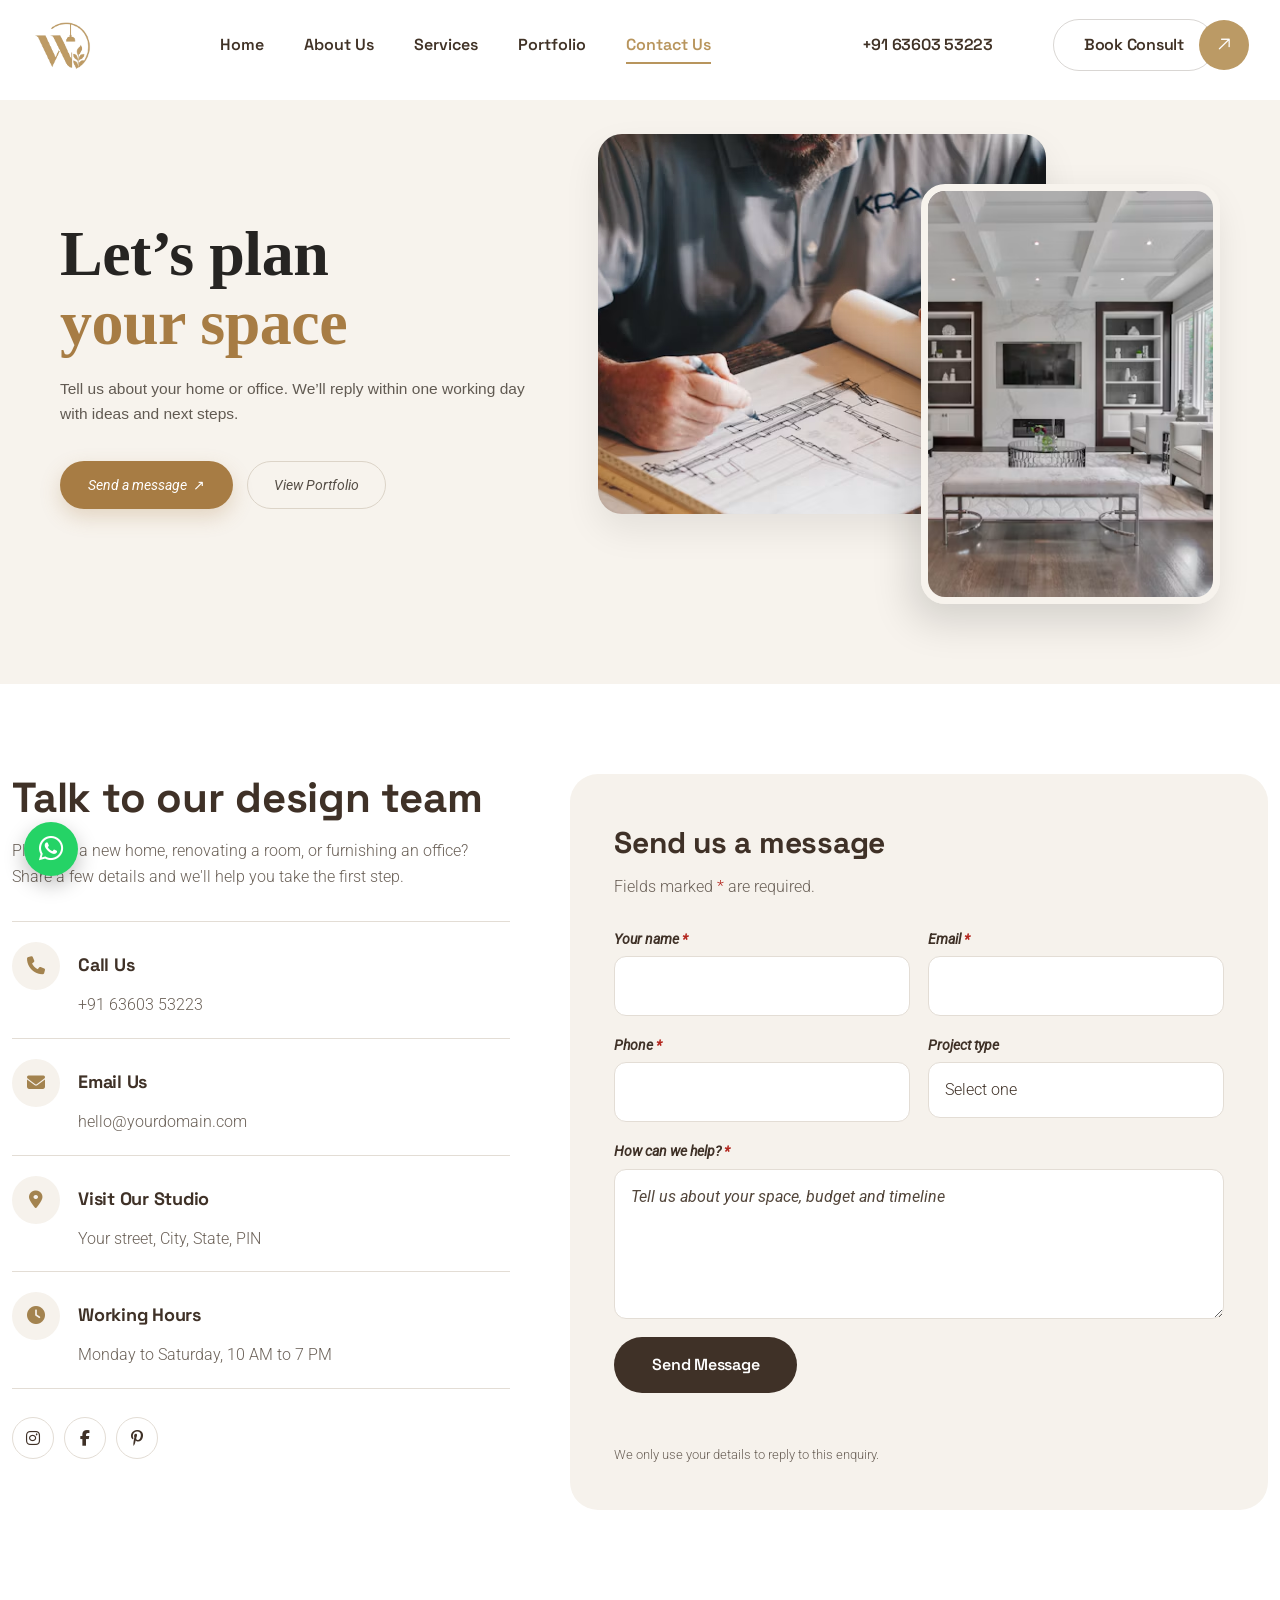
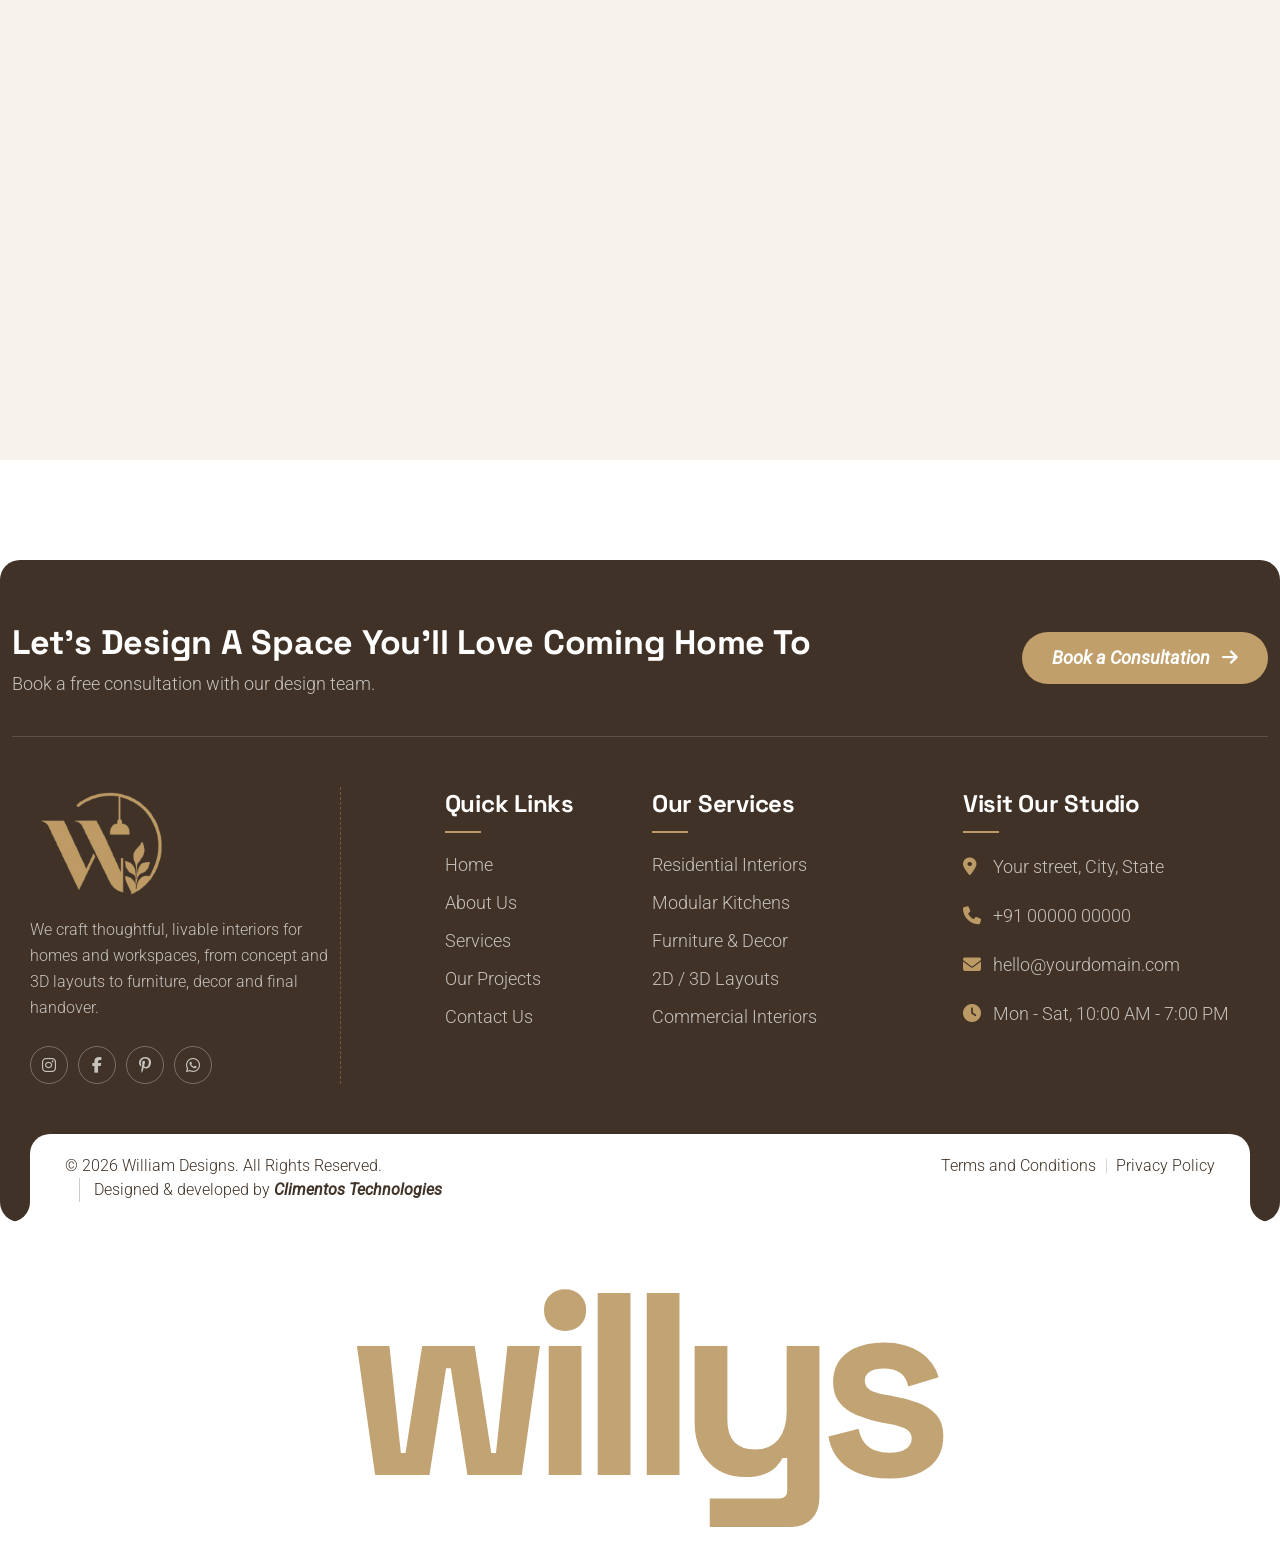
<file: pages/contactUs.html>
<!DOCTYPE html>
<html lang="en-US" class="no-js no-svg">

<head>
    <meta charset="UTF-8">
    <meta name="viewport" content="width=device-width, initial-scale=1">
    <meta name="theme-color" content="#bb9a65">
    <title>Contact Us &#8211; WillysDesigns</title>
    <meta name="description" content="Contact WillysDesigns for residential and commercial interior design, modular kitchens, furniture and decor.">

    <!-- Theme CSS (same files your other pages already use) -->
    <link rel="stylesheet" href="/assets/vendor/xinterio-demo.pbminfotech.com/demo4/wp-content/themes/xinterio/libraries/bootstrap/css/bootstrap.min.css?ver=7.1.1">
    <link rel="stylesheet" href="/assets/vendor/xinterio-demo.pbminfotech.com/demo4/wp-content/themes/xinterio/libraries/animate-css/animate.min.css?ver=7.1.1">
    <link rel="stylesheet" href="/assets/vendor/xinterio-demo.pbminfotech.com/demo4/wp-content/themes/xinterio/css/header/header-style-5.min.css?ver=7.1.1">
    <link rel="stylesheet" href="/assets/vendor/xinterio-demo.pbminfotech.com/demo4/wp-content/themes/xinterio/css/elementor.min.css?ver=7.1.1">
    <link rel="stylesheet" href="/assets/vendor/xinterio-demo.pbminfotech.com/demo4/wp-content/themes/xinterio/css/core.min.css?ver=7.1.1">
    <link rel="stylesheet" href="/assets/vendor/xinterio-demo.pbminfotech.com/demo4/wp-content/themes/xinterio/css/theme.min.css?ver=7.1.1">
    <link rel="stylesheet" href="/assets/vendor/xinterio-demo.pbminfotech.com/demo4/wp-content/themes/xinterio/css/widget.min.css?ver=7.1.1">
    <link rel="stylesheet" href="/assets/vendor/xinterio-demo.pbminfotech.com/demo4/wp-content/themes/xinterio/libraries/magnific-popup/magnific-popup.css?ver=7.1.1">
    <link rel="stylesheet" href="/assets/vendor/xinterio-demo.pbminfotech.com/demo4/wp-content/themes/xinterio/libraries/balloon/balloon.min.css?ver=7.1.1">
    <link rel="stylesheet" href="/assets/vendor/xinterio-demo.pbminfotech.com/demo4/wp-content/pbmit-xinterio-css/10/theme-style.min.css?ver=5.0">
    <link rel="stylesheet" href="/assets/vendor/xinterio-demo.pbminfotech.com/demo4/wp-content/themes/xinterio/css/global-color.min.css?ver=7.1.1">
    <link rel="stylesheet" href="/assets/vendor/xinterio-demo.pbminfotech.com/demo4/wp-content/themes/xinterio/css/responsive.min.css?ver=7.1.1">
    <link rel="stylesheet" href="/assets/vendor/xinterio-demo.pbminfotech.com/demo4/wp-content/themes/xinterio/libraries/pbmit-xinterio-icon/flaticon_xinterio.css?ver=1.0.0">
    <link rel="stylesheet" href="/assets/vendor/xinterio-demo.pbminfotech.com/demo4/wp-content/themes/xinterio/libraries/swiper/swiper.min.css?ver=7.1.1">
    <link rel="stylesheet" href="/assets/vendor/xinterio-demo.pbminfotech.com/demo4/wp-content/uploads/sites/10/elementor/css/custom-frontend.min.css?ver=1789912724">
    <link rel="stylesheet" href="/assets/vendor/xinterio-demo.pbminfotech.com/demo4/wp-content/uploads/sites/10/elementor/google-fonts/css/robotoslab.css?ver=1745825240">

    <!-- Your own CSS (order matters: contact.css must be last) -->
    <link rel="stylesheet" href="../fontawesome-icon-fix.css">
    <link rel="stylesheet" href="../demo3.css">
    <link rel="stylesheet" href="../contact.css">

    <link rel="icon" href="../pic/favicon.png" sizes="32x32" type="image/png">
    <!-- Theme JS -->
    <script src="/assets/vendor/xinterio-demo.pbminfotech.com/demo4/wp-includes/js/jquery/jquery.min.js?ver=3.7.1"></script>
    <script src="/assets/vendor/xinterio-demo.pbminfotech.com/demo4/wp-includes/js/jquery/jquery-migrate.min.js?ver=3.4.1"></script>
    <script src="/assets/vendor/xinterio-demo.pbminfotech.com/demo4/wp-content/themes/xinterio/libraries/waypoints/jquery.waypoints.min.js?ver=7.1.1"></script>
    <script src="/assets/vendor/xinterio-demo.pbminfotech.com/demo4/wp-content/themes/xinterio/libraries/jquery-circle-progress/circle-progress.min.js?ver=7.1.1"></script>
    <script src="/assets/vendor/xinterio-demo.pbminfotech.com/demo4/wp-content/themes/xinterio/libraries/numinate/numinate.min.js?ver=7.1.1"></script>
    <script src="/assets/vendor/xinterio-demo.pbminfotech.com/demo4/wp-content/themes/xinterio/libraries/jquery-observe/jquery-observe.min.js?ver=7.1.1"></script>
    <script src="/assets/vendor/xinterio-demo.pbminfotech.com/demo4/wp-content/themes/xinterio/libraries/magnific-popup/jquery.magnific-popup.min.js?ver=7.1.1"></script>
    <script>var pbmit_js_variables = { "responsive": null, "ajaxurl": "#" };</script>
    <script src="/assets/vendor/xinterio-demo.pbminfotech.com/demo4/wp-content/themes/xinterio/js/core.min.js?ver=7.1.1"></script>
    <script src="/assets/vendor/xinterio-demo.pbminfotech.com/demo4/wp-content/themes/xinterio/js/elementor.min.js?ver=7.1.1"></script>
    <script src="/assets/vendor/xinterio-demo.pbminfotech.com/demo4/wp-content/themes/xinterio/js/gsap.min.js?ver=7.1.1"></script>
    <script src="/assets/vendor/xinterio-demo.pbminfotech.com/demo4/wp-content/themes/xinterio/js/ScrollTrigger.js?ver=7.1.1"></script>
    <script src="/assets/vendor/xinterio-demo.pbminfotech.com/demo4/wp-content/themes/xinterio/js/SplitText.min.js?ver=7.1.1"></script>
    <script src="/assets/vendor/xinterio-demo.pbminfotech.com/demo4/wp-content/themes/xinterio/js/ScrollSmoother.min.js?ver=7.1.1"></script>
    <script src="/assets/vendor/xinterio-demo.pbminfotech.com/demo4/wp-content/themes/xinterio/js/magnetic.min.js?ver=7.1.1"></script>
    <script src="/assets/vendor/xinterio-demo.pbminfotech.com/demo4/wp-content/themes/xinterio/js/gsap-animation.min.js?ver=7.1.1"></script>
    <script src="/assets/vendor/xinterio-demo.pbminfotech.com/demo4/wp-content/themes/xinterio/js/cursor.min.js?ver=7.1.1"></script>
</head>

<body class="wp-singular page wp-theme-xinterio theme-xinterio pbmit-top-menu-total-6 pbmit-sidebar-no">
    <div id="page" class="site pbmit-parent-header-style-5">
        <a class="skip-link screen-reader-text" href="#content">Skip to content</a>

        <!-- Header is injected here by /JS/header.js -->
        <div id="header-container"></div>

        <div class="site-content-contain">
            <div class="site-content-wrap">
                <div id="content" class="site-content">

                    <!-- ===== 1. HERO =====
                    <section class="contact-hero"
                        style="background-image:url('/assets/vendor/xinterio-demo.pbminfotech.com/demo4/wp-content/uploads/sites/10/2024/05/contact-titlebar-.jpg')">
                        <div class="container">
                            <h1>Let's plan your space</h1>
                            <p>Tell us about your home or office. We'll reply within one working day with ideas and next steps.</p>
                            <a href="#contact-form" class="contact-hero__btn">Send a message</a>
                        </div>
                    </section> -->

                    <!-- LUXURY OVERLAPPING HERO SECTION -->
<section class="luxury-hero-section">
  <div class="hero-inner-container">
    
    <!-- LEFT: Editorial Typography & Buttons -->
    <div class="hero-text-block">
      <h1 class="hero-main-title">
        Let’s plan <br>
        <span class="highlight-gold">your space</span>
      </h1>

      <p class="hero-subline">
        Tell us about your home or office. We’ll reply within one working day with ideas and next steps.
      </p>

      <div class="hero-button-group">
        <a href="#contact-form" class="btn-gold-pill">
          Send a message <span>↗</span>
        </a>
        <a href="portfolio.html" class="btn-outline-pill">
          View Portfolio
        </a>
      </div>
    </div>

    <!-- RIGHT: Overlapping Dual Image Composition -->
    <div class="hero-images-cluster">
      
      <!-- Base Card: Architect hands drafting layout -->
      <div class="img-card card-primary">
        <img 
          src="../pic/CU-1.avif" 
          alt="Architect drafting floorplan"
        >
      </div>

      <!-- Overlapping Foreground Card: Finished living room with border cutout -->
      <div class="img-card card-secondary">
        <img 
          src="../pic/CU-2.avif" 
          alt="Completed luxury modern lounge"
        >
      </div>

    </div>

  </div>
</section>

                    <!-- ===== 2. DETAILS + FORM ===== -->
                    <section class="contact-main">
                        <div class="container">
                            <div class="contact-main__grid">

                                <!-- Left: contact details -->
                                <div class="contact-details">
                                    <h2>Talk to our design team</h2>
                                    <p>Planning a new home, renovating a room, or furnishing an office? Share a few details and we'll help you take the first step.</p>

                                    <ul class="contact-list">
                                        <li>
                                            <span class="contact-list__icon"><i class="fa-solid fa-phone"></i></span>
                                            <div>
                                                <h3>Call us</h3>
                                                <a href="tel:+916360353223">+91 63603 53223</a>
                                            </div>
                                        </li>
                                        <li>
                                            <span class="contact-list__icon"><i class="fa-solid fa-envelope"></i></span>
                                            <div>
                                                <h3>Email us</h3>
                                                <!-- TODO: replace with the client's real email -->
                                                <a href="mailto:hello@yourdomain.com">hello@yourdomain.com</a>
                                            </div>
                                        </li>
                                        <li>
                                            <span class="contact-list__icon"><i class="fa-solid fa-location-dot"></i></span>
                                            <div>
                                                <h3>Visit our studio</h3>
                                                <!-- TODO: replace with the client's real address -->
                                                <p>Your street, City, State, PIN</p>
                                            </div>
                                        </li>
                                        <li>
                                            <span class="contact-list__icon"><i class="fa-solid fa-clock"></i></span>
                                            <div>
                                                <h3>Working hours</h3>
                                                <p>Monday to Saturday, 10 AM to 7 PM</p>
                                            </div>
                                        </li>
                                    </ul>

                                    <div class="contact-social">
                                        <a href="#" aria-label="Instagram"><i class="fa-brands fa-instagram"></i></a>
                                        <a href="#" aria-label="Facebook"><i class="fa-brands fa-facebook-f"></i></a>
                                        <a href="#" aria-label="Pinterest"><i class="fa-brands fa-pinterest-p"></i></a>
                                    </div>
                                </div>

                                <!-- Right: form -->
                                <div class="contact-form-card">
                                    <h2>Send us a message</h2>
                                    <p>Fields marked <span style="color:#b3261e">*</span> are required.</p>

                                    <form id="contact-form" novalidate>
                                        <div class="cf-row">
                                            <div class="cf-field">
                                                <label for="cf-name">Your name <span>*</span></label>
                                                <input id="cf-name" name="name" type="text" autocomplete="name" required>
                                            </div>
                                            <div class="cf-field">
                                                <label for="cf-email">Email <span>*</span></label>
                                                <input id="cf-email" name="email" type="email" autocomplete="email" required>
                                            </div>
                                        </div>

                                        <div class="cf-row">
                                            <div class="cf-field">
                                                <label for="cf-phone">Phone <span>*</span></label>
                                                <input id="cf-phone" name="phone" type="tel" autocomplete="tel" required>
                                            </div>
                                            <div class="cf-field">
                                                <label for="cf-type">Project type</label>
                                                <select id="cf-type" name="projectType">
                                                    <option value="">Select one</option>
                                                    <option>Residential interiors</option>
                                                    <option>Modular kitchen</option>
                                                    <option>Furniture and decor</option>
                                                    <option>Commercial interiors</option>
                                                    <option>Renovation</option>
                                                    <option>2D / 3D layouts</option>
                                                </select>
                                            </div>
                                        </div>

                                        <div class="cf-field">
                                            <label for="cf-message">How can we help? <span>*</span></label>
                                            <textarea id="cf-message" name="message" maxlength="2000" required
                                                placeholder="Tell us about your space, budget and timeline"></textarea>
                                        </div>

                                        <button type="submit" class="cf-submit">Send message</button>
                                        <p class="cf-status" role="status" aria-live="polite"></p>
                                        <p class="cf-note">We only use your details to reply to this enquiry.</p>
                                    </form>
                                </div>

                            </div>
                        </div>
                    </section>

                    <!-- ===== 3. MAP ===== -->
                    <!-- TODO: open Google Maps, search the studio, Share > Embed a map, paste the new src below -->
                    <section class="contact-map">
                        <iframe loading="lazy"
                            src="https://maps.google.com/maps?q=Bengaluru%2C%20Karnataka&t=m&z=12&output=embed&iwloc=near"
                            title="Studio location map" aria-label="Studio location map"></iframe>
                    </section>

                </div>
            </div>

            <!-- Footer is injected here by /JS/footer.js -->
            <div id="footer-placeholder"></div>
        </div>
    </div>

    <!-- Floating WhatsApp button -->
    <a href="https://wa.me/916360353223" class="wa-float" target="_blank" rel="noopener" aria-label="Chat on WhatsApp">
        <i class="fa-brands fa-whatsapp"></i>
    </a>

    <div class="pbmit-progress-wrap">
        <svg class="pbmit-progress-circle svg-content" width="100%" height="100%" viewBox="-1 -1 102 102">
            <path d="M50,1 a49,49 0 0,1 0,98 a49,49 0 0,1 0,-98" />
        </svg>
    </div>

    <!-- Form handler -->
    <script>
        document.getElementById('contact-form').addEventListener('submit', async function (e) {
            e.preventDefault();
            const form = e.target;
            const status = form.querySelector('.cf-status');
            const btn = form.querySelector('.cf-submit');

            if (!form.name.value.trim() || !form.email.validity.valid || !form.phone.value.trim() || !form.message.value.trim()) {
                status.className = 'cf-status err';
                status.textContent = 'Please fill in your name, a valid email, phone and message.';
                return;
            }

            btn.disabled = true;
            status.className = 'cf-status';
            status.textContent = 'Sending...';

            try {
                // TODO: point this at your Spring Boot endpoint (or a service like Web3Forms)
                const res = await fetch('/api/contact', {
                    method: 'POST',
                    headers: { 'Content-Type': 'application/json' },
                    body: JSON.stringify(Object.fromEntries(new FormData(form)))
                });
                if (!res.ok) throw new Error('Request failed');
                form.reset();
                status.className = 'cf-status ok';
                status.textContent = 'Thank you. We will contact you within one working day.';
            } catch (err) {
                status.className = 'cf-status err';
                status.textContent = 'Message not sent. Please call us on +91 63603 53223.';
            }
            btn.disabled = false;
        });
    </script>

    <script src="/JS/header.js"></script>
    <script src="/JS/footer.js"></script>

<style>

.luxury-hero-section {
  position: relative;
  width: 100%;
  background-color: #f7f3ed;
  margin-top: 0 !important;
  padding: 24px 60px 80px; /* Snug top padding directly under header */
  box-sizing: border-box;
  overflow: hidden;
}

.hero-inner-container {
  max-width: 1240px;
  margin: 0 auto;
  display: grid;
  grid-template-columns: 1fr 1.25fr;
  align-items: center;
  gap: 40px;
}

/* Typography */
.hero-text-block {
  max-width: 480px;
}

.hero-main-title {
  font-family: 'Playfair Display', Georgia, serif;
  font-size: 64px;
  line-height: 1.08;
  color: #262422;
  font-weight: 700;
  margin: 0 0 20px 0;
  letter-spacing: -0.5px;
}

.hero-main-title .highlight-gold {
  color: #a77c44;
}

.hero-subline {
  font-family: 'Inter', sans-serif;
  font-size: 15.5px;
  line-height: 1.6;
  color: #615a52;
  margin: 0 0 34px 0;
}

.hero-button-group {
  display: flex;
  align-items: center;
  gap: 14px;
}

.btn-gold-pill {
  display: inline-flex;
  align-items: center;
  gap: 6px;
  background-color: #a77c44;
  color: #ffffff;
  padding: 13px 28px;
  border-radius: 40px;
  font-size: 14px;
  font-weight: 500;
  text-decoration: none;
  box-shadow: 0 8px 20px rgba(167, 124, 68, 0.25);
  transition: all 0.25s ease;
}

.btn-gold-pill:hover {
  background-color: #8e6532;
  transform: translateY(-2px);
}

.btn-outline-pill {
  display: inline-flex;
  align-items: center;
  background-color: transparent;
  color: #554e46;
  border: 1.5px solid #dcd4c8;
  padding: 12px 26px;
  border-radius: 40px;
  font-size: 14px;
  font-weight: 500;
  text-decoration: none;
  transition: all 0.25s ease;
}

.btn-outline-pill:hover {
  border-color: #262422;
  color: #262422;
  background-color: rgba(255, 255, 255, 0.6);
}

/* Overlapping Dual Cards */
.hero-images-cluster {
  position: relative;
  width: 100%;
  height: 480px;
}

.img-card {
  position: absolute;
  overflow: hidden;
  box-shadow: 0 16px 36px rgba(0, 0, 0, 0.08);
}

.img-card img {
  width: 100%;
  height: 100%;
  object-fit: cover;
  display: block;
}

/* 1. Base Drafting Card */
.card-primary {
  left: 0;
  top: 10px;
  width: 72%;
  height: 380px;
  border-radius: 24px;
  z-index: 1;
}

/* 2. Foreground Overlapping Finished Room */
.card-secondary {
  right: 0;
  bottom: 0;
  width: 48%;
  height: 420px;
  border-radius: 24px;
  z-index: 2;
  border: 7px solid #f7f3ed; /* Matches the ivory background to cleanly cut over card 1 */
  box-shadow: -10px 18px 40px rgba(0, 0, 0, 0.14);
}

/* Responsive Rules */
@media (max-width: 1050px) {
  .luxury-hero-section {
    padding: 20px 30px 60px;
  }
  .hero-main-title {
    font-size: 50px;
  }
  .hero-images-cluster {
    height: 400px;
  }
  .card-primary {
    height: 320px;
  }
  .card-secondary {
    height: 350px;
  }
}

/* RESET XINTERIO THEME TOP SPACING */
.pbmit-parent-header-style-5 .site-content-contain,
.site-content-contain,
.site-content-wrap,
#content.site-content {
  padding-top: 0 !important;
  margin-top: 0 !important;
}

#header-container {
  margin-bottom: 0 !important;
  padding-bottom: 0 !important;
}

/* Ensure the hero sits immediately flush */
.luxury-hero-section {
  margin-top: 0 !important;
  padding-top: 24px !important;
}

@media (max-width: 850px) {
  .hero-inner-container {
    grid-template-columns: 1fr;
    gap: 36px;
  }
  .hero-images-cluster {
    width: 100%;
    max-width: 480px;
    height: 380px;
    margin: 0 auto;
  }
  .hero-main-title {
    font-size: 42px;
  }
}


</style>
</body>

</html>
</file>
<file: assets/vendor/xinterio-demo.pbminfotech.com/demo4/wp-content/themes/xinterio/libraries/pbmit-xinterio-icon/flaticon_xinterio.css>
/*!
*	______ _	   _   _
*	|  ____| |	 | | (_)
*	| |__  | | __ _| |_ _  ___ ___  _ __
*	|  __| | |/ _` | __| |/ __/ _ \| '_ \
*	| |	| | (_| | |_| | (_| (_) | | | |
*	|_|	|_|\__,_|\__|_|\___\___/|_| |_|
*
*		 https://www.flaticon.com
*/
@font-face {
	font-family: "flaticon_xinterio";
	src: url("./flaticon_xinterio.woff2?553c94bd8a3f0d24e290f55fb5c99649") format("woff2"),
url("./flaticon_xinterio.woff?553c94bd8a3f0d24e290f55fb5c99649") format("woff"),
url("./flaticon_xinterio.eot?553c94bd8a3f0d24e290f55fb5c99649#iefix") format("embedded-opentype"),
url("./flaticon_xinterio.ttf?553c94bd8a3f0d24e290f55fb5c99649") format("truetype"),
url("./flaticon_xinterio.svg?553c94bd8a3f0d24e290f55fb5c99649#flaticon_xinterio") format("svg")
}
i[class^="flaticon_xinterio-"]:before, i[class*=" pbmit-xinterio-icon-"]:before {
	font-family: flaticon_xinterio !important;
	font-style: normal;
	font-weight: normal !important;
	font-variant: normal;
	text-transform: none;
	line-height: 1;
	-webkit-font-smoothing: antialiased;
	-moz-osx-font-smoothing: grayscale;
}
.pbmit-xinterio-icon-brickwall:before {
	content: "\f101";
}
.pbmit-xinterio-icon-pantone:before {
	content: "\f102";
}
.pbmit-xinterio-icon-bathroom:before {
	content: "\f103";
}
.pbmit-xinterio-icon-living-room:before {
	content: "\f104";
}
.pbmit-xinterio-icon-blueprint:before {
	content: "\f105";
}
.pbmit-xinterio-icon-quote-left:before {
	content: "\f106";
}
.pbmit-xinterio-icon-cushions:before {
	content: "\f107";
}
.pbmit-xinterio-icon-right-quotation-mark:before {
	content: "\f108";
}
.pbmit-xinterio-icon-brickwall-1:before {
	content: "\f109";
}
.pbmit-xinterio-icon-star:before {
	content: "\f10a";
}
.pbmit-xinterio-icon-stairs:before {
	content: "\f10b";
}
.pbmit-xinterio-icon-star-1:before {
	content: "\f10c";
}
.pbmit-xinterio-icon-armchair:before {
	content: "\f10d";
}
.pbmit-xinterio-icon-user:before {
	content: "\f10e";
}
.pbmit-xinterio-icon-kitchen:before {
	content: "\f10f";
}
.pbmit-xinterio-icon-bathtub:before {
	content: "\f110";
}
.pbmit-xinterio-icon-axis:before {
	content: "\f111";
}
.pbmit-xinterio-icon-trophy:before {
	content: "\f112";
}
.pbmit-xinterio-icon-house:before {
	content: "\f113";
}
.pbmit-xinterio-icon-world:before {
	content: "\f114";
}
.pbmit-xinterio-icon-3d:before {
	content: "\f115";
}
.pbmit-xinterio-icon-portfolio:before {
	content: "\f116";
}
.pbmit-xinterio-icon-paint:before {
	content: "\f117";
}
.pbmit-xinterio-icon-satisfaction:before {
	content: "\f118";
}
.pbmit-xinterio-icon-bed:before {
	content: "\f119";
}
.pbmit-xinterio-icon-phone:before {
	content: "\f11a";
}
.pbmit-xinterio-icon-blueprint-1:before {
	content: "\f11b";
}
.pbmit-xinterio-icon-telephone:before {
	content: "\f11c";
}
.pbmit-xinterio-icon-blueprint-2:before {
	content: "\f11d";
}
.pbmit-xinterio-icon-map:before {
	content: "\f11e";
}
.pbmit-xinterio-icon-placeholder:before {
	content: "\f11f";
}
.pbmit-xinterio-icon-message:before {
	content: "\f120";
}
.pbmit-xinterio-icon-right:before {
	content: "\f121";
}
.pbmit-xinterio-icon-left:before {
	content: "\f122";
}
.pbmit-xinterio-icon-up-right-arrow:before {
	content: "\f123";
}
.pbmit-xinterio-icon-check-mark:before {
	content: "\f124";
}
.pbmit-xinterio-icon-wallet:before {
	content: "\f125";
}
.pbmit-xinterio-icon-clock:before {
	content: "\f126";
}
.pbmit-xinterio-icon-tick-mark:before {
	content: "\f127";
}
.pbmit-xinterio-icon-conversation:before {
	content: "\f128";
}
.pbmit-xinterio-icon-hard-hat:before {
	content: "\f129";
}
.pbmit-xinterio-icon-tools:before {
	content: "\f12a";
}
.pbmit-xinterio-icon-house-design:before {
	content: "\f12b";
}
.pbmit-xinterio-icon-drill:before {
	content: "\f12c";
}
.pbmit-xinterio-icon-compass:before {
	content: "\f12d";
}
.pbmit-xinterio-icon-tape-measure:before {
	content: "\f12e";
}
.pbmit-xinterio-icon-eco-home:before {
	content: "\f12f";
}
.pbmit-xinterio-icon-plastering:before {
	content: "\f130";
}
.pbmit-xinterio-icon-calendar:before {
	content: "\f131";
}
.pbmit-xinterio-icon-people:before {
	content: "\f132";
}
.pbmit-xinterio-icon-warranty:before {
	content: "\f133";
}
.pbmit-xinterio-icon-premium:before {
	content: "\f134";
}
.pbmit-xinterio-icon-offer:before {
	content: "\f135";
}
.pbmit-xinterio-icon-engineer:before {
	content: "\f136";
}
.pbmit-xinterio-icon-award:before {
	content: "\f137";
}
.pbmit-xinterio-icon-magnifying-glass:before {
	content: "\f138";
}
.pbmit-xinterio-icon-trolley:before {
	content: "\f139";
}
.pbmit-xinterio-icon-client:before {
	content: "\f13a";
}
</file>
<file: assets/vendor/xinterio-demo.pbminfotech.com/demo4/wp-content/uploads/sites/10/elementor/google-fonts/css/robotoslab.css>
/* cyrillic-ext */
@font-face {
  font-family: 'Roboto Slab';
  font-style: normal;
  font-weight: 100;
  font-display: swap;
  src: url(https://xinterio-demo.pbminfotech.com/demo4/wp-content/uploads/sites/10/elementor/google-fonts/fonts/robotoslab-bngmuxzytxpivibgjjsb6ufa5qw54a.woff2) format('woff2');
  unicode-range: U+0460-052F, U+1C80-1C8A, U+20B4, U+2DE0-2DFF, U+A640-A69F, U+FE2E-FE2F;
}
/* cyrillic */
@font-face {
  font-family: 'Roboto Slab';
  font-style: normal;
  font-weight: 100;
  font-display: swap;
  src: url(https://xinterio-demo.pbminfotech.com/demo4/wp-content/uploads/sites/10/elementor/google-fonts/fonts/robotoslab-bngmuxzytxpivibgjjsb6ufj5qw54a.woff2) format('woff2');
  unicode-range: U+0301, U+0400-045F, U+0490-0491, U+04B0-04B1, U+2116;
}
/* greek-ext */
@font-face {
  font-family: 'Roboto Slab';
  font-style: normal;
  font-weight: 100;
  font-display: swap;
  src: url(https://xinterio-demo.pbminfotech.com/demo4/wp-content/uploads/sites/10/elementor/google-fonts/fonts/robotoslab-bngmuxzytxpivibgjjsb6ufb5qw54a.woff2) format('woff2');
  unicode-range: U+1F00-1FFF;
}
/* greek */
@font-face {
  font-family: 'Roboto Slab';
  font-style: normal;
  font-weight: 100;
  font-display: swap;
  src: url(https://xinterio-demo.pbminfotech.com/demo4/wp-content/uploads/sites/10/elementor/google-fonts/fonts/robotoslab-bngmuxzytxpivibgjjsb6ufo5qw54a.woff2) format('woff2');
  unicode-range: U+0370-0377, U+037A-037F, U+0384-038A, U+038C, U+038E-03A1, U+03A3-03FF;
}
/* vietnamese */
@font-face {
  font-family: 'Roboto Slab';
  font-style: normal;
  font-weight: 100;
  font-display: swap;
  src: url(https://xinterio-demo.pbminfotech.com/demo4/wp-content/uploads/sites/10/elementor/google-fonts/fonts/robotoslab-bngmuxzytxpivibgjjsb6ufc5qw54a.woff2) format('woff2');
  unicode-range: U+0102-0103, U+0110-0111, U+0128-0129, U+0168-0169, U+01A0-01A1, U+01AF-01B0, U+0300-0301, U+0303-0304, U+0308-0309, U+0323, U+0329, U+1EA0-1EF9, U+20AB;
}
/* latin-ext */
@font-face {
  font-family: 'Roboto Slab';
  font-style: normal;
  font-weight: 100;
  font-display: swap;
  src: url(https://xinterio-demo.pbminfotech.com/demo4/wp-content/uploads/sites/10/elementor/google-fonts/fonts/robotoslab-bngmuxzytxpivibgjjsb6ufd5qw54a.woff2) format('woff2');
  unicode-range: U+0100-02BA, U+02BD-02C5, U+02C7-02CC, U+02CE-02D7, U+02DD-02FF, U+0304, U+0308, U+0329, U+1D00-1DBF, U+1E00-1E9F, U+1EF2-1EFF, U+2020, U+20A0-20AB, U+20AD-20C0, U+2113, U+2C60-2C7F, U+A720-A7FF;
}
/* latin */
@font-face {
  font-family: 'Roboto Slab';
  font-style: normal;
  font-weight: 100;
  font-display: swap;
  src: url(https://xinterio-demo.pbminfotech.com/demo4/wp-content/uploads/sites/10/elementor/google-fonts/fonts/robotoslab-bngmuxzytxpivibgjjsb6ufn5qu.woff2) format('woff2');
  unicode-range: U+0000-00FF, U+0131, U+0152-0153, U+02BB-02BC, U+02C6, U+02DA, U+02DC, U+0304, U+0308, U+0329, U+2000-206F, U+20AC, U+2122, U+2191, U+2193, U+2212, U+2215, U+FEFF, U+FFFD;
}
/* cyrillic-ext */
@font-face {
  font-family: 'Roboto Slab';
  font-style: normal;
  font-weight: 200;
  font-display: swap;
  src: url(https://xinterio-demo.pbminfotech.com/demo4/wp-content/uploads/sites/10/elementor/google-fonts/fonts/robotoslab-bngmuxzytxpivibgjjsb6ufa5qw54a.woff2) format('woff2');
  unicode-range: U+0460-052F, U+1C80-1C8A, U+20B4, U+2DE0-2DFF, U+A640-A69F, U+FE2E-FE2F;
}
/* cyrillic */
@font-face {
  font-family: 'Roboto Slab';
  font-style: normal;
  font-weight: 200;
  font-display: swap;
  src: url(https://xinterio-demo.pbminfotech.com/demo4/wp-content/uploads/sites/10/elementor/google-fonts/fonts/robotoslab-bngmuxzytxpivibgjjsb6ufj5qw54a.woff2) format('woff2');
  unicode-range: U+0301, U+0400-045F, U+0490-0491, U+04B0-04B1, U+2116;
}
/* greek-ext */
@font-face {
  font-family: 'Roboto Slab';
  font-style: normal;
  font-weight: 200;
  font-display: swap;
  src: url(https://xinterio-demo.pbminfotech.com/demo4/wp-content/uploads/sites/10/elementor/google-fonts/fonts/robotoslab-bngmuxzytxpivibgjjsb6ufb5qw54a.woff2) format('woff2');
  unicode-range: U+1F00-1FFF;
}
/* greek */
@font-face {
  font-family: 'Roboto Slab';
  font-style: normal;
  font-weight: 200;
  font-display: swap;
  src: url(https://xinterio-demo.pbminfotech.com/demo4/wp-content/uploads/sites/10/elementor/google-fonts/fonts/robotoslab-bngmuxzytxpivibgjjsb6ufo5qw54a.woff2) format('woff2');
  unicode-range: U+0370-0377, U+037A-037F, U+0384-038A, U+038C, U+038E-03A1, U+03A3-03FF;
}
/* vietnamese */
@font-face {
  font-family: 'Roboto Slab';
  font-style: normal;
  font-weight: 200;
  font-display: swap;
  src: url(https://xinterio-demo.pbminfotech.com/demo4/wp-content/uploads/sites/10/elementor/google-fonts/fonts/robotoslab-bngmuxzytxpivibgjjsb6ufc5qw54a.woff2) format('woff2');
  unicode-range: U+0102-0103, U+0110-0111, U+0128-0129, U+0168-0169, U+01A0-01A1, U+01AF-01B0, U+0300-0301, U+0303-0304, U+0308-0309, U+0323, U+0329, U+1EA0-1EF9, U+20AB;
}
/* latin-ext */
@font-face {
  font-family: 'Roboto Slab';
  font-style: normal;
  font-weight: 200;
  font-display: swap;
  src: url(https://xinterio-demo.pbminfotech.com/demo4/wp-content/uploads/sites/10/elementor/google-fonts/fonts/robotoslab-bngmuxzytxpivibgjjsb6ufd5qw54a.woff2) format('woff2');
  unicode-range: U+0100-02BA, U+02BD-02C5, U+02C7-02CC, U+02CE-02D7, U+02DD-02FF, U+0304, U+0308, U+0329, U+1D00-1DBF, U+1E00-1E9F, U+1EF2-1EFF, U+2020, U+20A0-20AB, U+20AD-20C0, U+2113, U+2C60-2C7F, U+A720-A7FF;
}
/* latin */
@font-face {
  font-family: 'Roboto Slab';
  font-style: normal;
  font-weight: 200;
  font-display: swap;
  src: url(https://xinterio-demo.pbminfotech.com/demo4/wp-content/uploads/sites/10/elementor/google-fonts/fonts/robotoslab-bngmuxzytxpivibgjjsb6ufn5qu.woff2) format('woff2');
  unicode-range: U+0000-00FF, U+0131, U+0152-0153, U+02BB-02BC, U+02C6, U+02DA, U+02DC, U+0304, U+0308, U+0329, U+2000-206F, U+20AC, U+2122, U+2191, U+2193, U+2212, U+2215, U+FEFF, U+FFFD;
}
/* cyrillic-ext */
@font-face {
  font-family: 'Roboto Slab';
  font-style: normal;
  font-weight: 300;
  font-display: swap;
  src: url(https://xinterio-demo.pbminfotech.com/demo4/wp-content/uploads/sites/10/elementor/google-fonts/fonts/robotoslab-bngmuxzytxpivibgjjsb6ufa5qw54a.woff2) format('woff2');
  unicode-range: U+0460-052F, U+1C80-1C8A, U+20B4, U+2DE0-2DFF, U+A640-A69F, U+FE2E-FE2F;
}
/* cyrillic */
@font-face {
  font-family: 'Roboto Slab';
  font-style: normal;
  font-weight: 300;
  font-display: swap;
  src: url(https://xinterio-demo.pbminfotech.com/demo4/wp-content/uploads/sites/10/elementor/google-fonts/fonts/robotoslab-bngmuxzytxpivibgjjsb6ufj5qw54a.woff2) format('woff2');
  unicode-range: U+0301, U+0400-045F, U+0490-0491, U+04B0-04B1, U+2116;
}
/* greek-ext */
@font-face {
  font-family: 'Roboto Slab';
  font-style: normal;
  font-weight: 300;
  font-display: swap;
  src: url(https://xinterio-demo.pbminfotech.com/demo4/wp-content/uploads/sites/10/elementor/google-fonts/fonts/robotoslab-bngmuxzytxpivibgjjsb6ufb5qw54a.woff2) format('woff2');
  unicode-range: U+1F00-1FFF;
}
/* greek */
@font-face {
  font-family: 'Roboto Slab';
  font-style: normal;
  font-weight: 300;
  font-display: swap;
  src: url(https://xinterio-demo.pbminfotech.com/demo4/wp-content/uploads/sites/10/elementor/google-fonts/fonts/robotoslab-bngmuxzytxpivibgjjsb6ufo5qw54a.woff2) format('woff2');
  unicode-range: U+0370-0377, U+037A-037F, U+0384-038A, U+038C, U+038E-03A1, U+03A3-03FF;
}
/* vietnamese */
@font-face {
  font-family: 'Roboto Slab';
  font-style: normal;
  font-weight: 300;
  font-display: swap;
  src: url(https://xinterio-demo.pbminfotech.com/demo4/wp-content/uploads/sites/10/elementor/google-fonts/fonts/robotoslab-bngmuxzytxpivibgjjsb6ufc5qw54a.woff2) format('woff2');
  unicode-range: U+0102-0103, U+0110-0111, U+0128-0129, U+0168-0169, U+01A0-01A1, U+01AF-01B0, U+0300-0301, U+0303-0304, U+0308-0309, U+0323, U+0329, U+1EA0-1EF9, U+20AB;
}
/* latin-ext */
@font-face {
  font-family: 'Roboto Slab';
  font-style: normal;
  font-weight: 300;
  font-display: swap;
  src: url(https://xinterio-demo.pbminfotech.com/demo4/wp-content/uploads/sites/10/elementor/google-fonts/fonts/robotoslab-bngmuxzytxpivibgjjsb6ufd5qw54a.woff2) format('woff2');
  unicode-range: U+0100-02BA, U+02BD-02C5, U+02C7-02CC, U+02CE-02D7, U+02DD-02FF, U+0304, U+0308, U+0329, U+1D00-1DBF, U+1E00-1E9F, U+1EF2-1EFF, U+2020, U+20A0-20AB, U+20AD-20C0, U+2113, U+2C60-2C7F, U+A720-A7FF;
}
/* latin */
@font-face {
  font-family: 'Roboto Slab';
  font-style: normal;
  font-weight: 300;
  font-display: swap;
  src: url(https://xinterio-demo.pbminfotech.com/demo4/wp-content/uploads/sites/10/elementor/google-fonts/fonts/robotoslab-bngmuxzytxpivibgjjsb6ufn5qu.woff2) format('woff2');
  unicode-range: U+0000-00FF, U+0131, U+0152-0153, U+02BB-02BC, U+02C6, U+02DA, U+02DC, U+0304, U+0308, U+0329, U+2000-206F, U+20AC, U+2122, U+2191, U+2193, U+2212, U+2215, U+FEFF, U+FFFD;
}
/* cyrillic-ext */
@font-face {
  font-family: 'Roboto Slab';
  font-style: normal;
  font-weight: 400;
  font-display: swap;
  src: url(https://xinterio-demo.pbminfotech.com/demo4/wp-content/uploads/sites/10/elementor/google-fonts/fonts/robotoslab-bngmuxzytxpivibgjjsb6ufa5qw54a.woff2) format('woff2');
  unicode-range: U+0460-052F, U+1C80-1C8A, U+20B4, U+2DE0-2DFF, U+A640-A69F, U+FE2E-FE2F;
}
/* cyrillic */
@font-face {
  font-family: 'Roboto Slab';
  font-style: normal;
  font-weight: 400;
  font-display: swap;
  src: url(https://xinterio-demo.pbminfotech.com/demo4/wp-content/uploads/sites/10/elementor/google-fonts/fonts/robotoslab-bngmuxzytxpivibgjjsb6ufj5qw54a.woff2) format('woff2');
  unicode-range: U+0301, U+0400-045F, U+0490-0491, U+04B0-04B1, U+2116;
}
/* greek-ext */
@font-face {
  font-family: 'Roboto Slab';
  font-style: normal;
  font-weight: 400;
  font-display: swap;
  src: url(https://xinterio-demo.pbminfotech.com/demo4/wp-content/uploads/sites/10/elementor/google-fonts/fonts/robotoslab-bngmuxzytxpivibgjjsb6ufb5qw54a.woff2) format('woff2');
  unicode-range: U+1F00-1FFF;
}
/* greek */
@font-face {
  font-family: 'Roboto Slab';
  font-style: normal;
  font-weight: 400;
  font-display: swap;
  src: url(https://xinterio-demo.pbminfotech.com/demo4/wp-content/uploads/sites/10/elementor/google-fonts/fonts/robotoslab-bngmuxzytxpivibgjjsb6ufo5qw54a.woff2) format('woff2');
  unicode-range: U+0370-0377, U+037A-037F, U+0384-038A, U+038C, U+038E-03A1, U+03A3-03FF;
}
/* vietnamese */
@font-face {
  font-family: 'Roboto Slab';
  font-style: normal;
  font-weight: 400;
  font-display: swap;
  src: url(https://xinterio-demo.pbminfotech.com/demo4/wp-content/uploads/sites/10/elementor/google-fonts/fonts/robotoslab-bngmuxzytxpivibgjjsb6ufc5qw54a.woff2) format('woff2');
  unicode-range: U+0102-0103, U+0110-0111, U+0128-0129, U+0168-0169, U+01A0-01A1, U+01AF-01B0, U+0300-0301, U+0303-0304, U+0308-0309, U+0323, U+0329, U+1EA0-1EF9, U+20AB;
}
/* latin-ext */
@font-face {
  font-family: 'Roboto Slab';
  font-style: normal;
  font-weight: 400;
  font-display: swap;
  src: url(https://xinterio-demo.pbminfotech.com/demo4/wp-content/uploads/sites/10/elementor/google-fonts/fonts/robotoslab-bngmuxzytxpivibgjjsb6ufd5qw54a.woff2) format('woff2');
  unicode-range: U+0100-02BA, U+02BD-02C5, U+02C7-02CC, U+02CE-02D7, U+02DD-02FF, U+0304, U+0308, U+0329, U+1D00-1DBF, U+1E00-1E9F, U+1EF2-1EFF, U+2020, U+20A0-20AB, U+20AD-20C0, U+2113, U+2C60-2C7F, U+A720-A7FF;
}
/* latin */
@font-face {
  font-family: 'Roboto Slab';
  font-style: normal;
  font-weight: 400;
  font-display: swap;
  src: url(https://xinterio-demo.pbminfotech.com/demo4/wp-content/uploads/sites/10/elementor/google-fonts/fonts/robotoslab-bngmuxzytxpivibgjjsb6ufn5qu.woff2) format('woff2');
  unicode-range: U+0000-00FF, U+0131, U+0152-0153, U+02BB-02BC, U+02C6, U+02DA, U+02DC, U+0304, U+0308, U+0329, U+2000-206F, U+20AC, U+2122, U+2191, U+2193, U+2212, U+2215, U+FEFF, U+FFFD;
}
/* cyrillic-ext */
@font-face {
  font-family: 'Roboto Slab';
  font-style: normal;
  font-weight: 500;
  font-display: swap;
  src: url(https://xinterio-demo.pbminfotech.com/demo4/wp-content/uploads/sites/10/elementor/google-fonts/fonts/robotoslab-bngmuxzytxpivibgjjsb6ufa5qw54a.woff2) format('woff2');
  unicode-range: U+0460-052F, U+1C80-1C8A, U+20B4, U+2DE0-2DFF, U+A640-A69F, U+FE2E-FE2F;
}
/* cyrillic */
@font-face {
  font-family: 'Roboto Slab';
  font-style: normal;
  font-weight: 500;
  font-display: swap;
  src: url(https://xinterio-demo.pbminfotech.com/demo4/wp-content/uploads/sites/10/elementor/google-fonts/fonts/robotoslab-bngmuxzytxpivibgjjsb6ufj5qw54a.woff2) format('woff2');
  unicode-range: U+0301, U+0400-045F, U+0490-0491, U+04B0-04B1, U+2116;
}
/* greek-ext */
@font-face {
  font-family: 'Roboto Slab';
  font-style: normal;
  font-weight: 500;
  font-display: swap;
  src: url(https://xinterio-demo.pbminfotech.com/demo4/wp-content/uploads/sites/10/elementor/google-fonts/fonts/robotoslab-bngmuxzytxpivibgjjsb6ufb5qw54a.woff2) format('woff2');
  unicode-range: U+1F00-1FFF;
}
/* greek */
@font-face {
  font-family: 'Roboto Slab';
  font-style: normal;
  font-weight: 500;
  font-display: swap;
  src: url(https://xinterio-demo.pbminfotech.com/demo4/wp-content/uploads/sites/10/elementor/google-fonts/fonts/robotoslab-bngmuxzytxpivibgjjsb6ufo5qw54a.woff2) format('woff2');
  unicode-range: U+0370-0377, U+037A-037F, U+0384-038A, U+038C, U+038E-03A1, U+03A3-03FF;
}
/* vietnamese */
@font-face {
  font-family: 'Roboto Slab';
  font-style: normal;
  font-weight: 500;
  font-display: swap;
  src: url(https://xinterio-demo.pbminfotech.com/demo4/wp-content/uploads/sites/10/elementor/google-fonts/fonts/robotoslab-bngmuxzytxpivibgjjsb6ufc5qw54a.woff2) format('woff2');
  unicode-range: U+0102-0103, U+0110-0111, U+0128-0129, U+0168-0169, U+01A0-01A1, U+01AF-01B0, U+0300-0301, U+0303-0304, U+0308-0309, U+0323, U+0329, U+1EA0-1EF9, U+20AB;
}
/* latin-ext */
@font-face {
  font-family: 'Roboto Slab';
  font-style: normal;
  font-weight: 500;
  font-display: swap;
  src: url(https://xinterio-demo.pbminfotech.com/demo4/wp-content/uploads/sites/10/elementor/google-fonts/fonts/robotoslab-bngmuxzytxpivibgjjsb6ufd5qw54a.woff2) format('woff2');
  unicode-range: U+0100-02BA, U+02BD-02C5, U+02C7-02CC, U+02CE-02D7, U+02DD-02FF, U+0304, U+0308, U+0329, U+1D00-1DBF, U+1E00-1E9F, U+1EF2-1EFF, U+2020, U+20A0-20AB, U+20AD-20C0, U+2113, U+2C60-2C7F, U+A720-A7FF;
}
/* latin */
@font-face {
  font-family: 'Roboto Slab';
  font-style: normal;
  font-weight: 500;
  font-display: swap;
  src: url(https://xinterio-demo.pbminfotech.com/demo4/wp-content/uploads/sites/10/elementor/google-fonts/fonts/robotoslab-bngmuxzytxpivibgjjsb6ufn5qu.woff2) format('woff2');
  unicode-range: U+0000-00FF, U+0131, U+0152-0153, U+02BB-02BC, U+02C6, U+02DA, U+02DC, U+0304, U+0308, U+0329, U+2000-206F, U+20AC, U+2122, U+2191, U+2193, U+2212, U+2215, U+FEFF, U+FFFD;
}
/* cyrillic-ext */
@font-face {
  font-family: 'Roboto Slab';
  font-style: normal;
  font-weight: 600;
  font-display: swap;
  src: url(https://xinterio-demo.pbminfotech.com/demo4/wp-content/uploads/sites/10/elementor/google-fonts/fonts/robotoslab-bngmuxzytxpivibgjjsb6ufa5qw54a.woff2) format('woff2');
  unicode-range: U+0460-052F, U+1C80-1C8A, U+20B4, U+2DE0-2DFF, U+A640-A69F, U+FE2E-FE2F;
}
/* cyrillic */
@font-face {
  font-family: 'Roboto Slab';
  font-style: normal;
  font-weight: 600;
  font-display: swap;
  src: url(https://xinterio-demo.pbminfotech.com/demo4/wp-content/uploads/sites/10/elementor/google-fonts/fonts/robotoslab-bngmuxzytxpivibgjjsb6ufj5qw54a.woff2) format('woff2');
  unicode-range: U+0301, U+0400-045F, U+0490-0491, U+04B0-04B1, U+2116;
}
/* greek-ext */
@font-face {
  font-family: 'Roboto Slab';
  font-style: normal;
  font-weight: 600;
  font-display: swap;
  src: url(https://xinterio-demo.pbminfotech.com/demo4/wp-content/uploads/sites/10/elementor/google-fonts/fonts/robotoslab-bngmuxzytxpivibgjjsb6ufb5qw54a.woff2) format('woff2');
  unicode-range: U+1F00-1FFF;
}
/* greek */
@font-face {
  font-family: 'Roboto Slab';
  font-style: normal;
  font-weight: 600;
  font-display: swap;
  src: url(https://xinterio-demo.pbminfotech.com/demo4/wp-content/uploads/sites/10/elementor/google-fonts/fonts/robotoslab-bngmuxzytxpivibgjjsb6ufo5qw54a.woff2) format('woff2');
  unicode-range: U+0370-0377, U+037A-037F, U+0384-038A, U+038C, U+038E-03A1, U+03A3-03FF;
}
/* vietnamese */
@font-face {
  font-family: 'Roboto Slab';
  font-style: normal;
  font-weight: 600;
  font-display: swap;
  src: url(https://xinterio-demo.pbminfotech.com/demo4/wp-content/uploads/sites/10/elementor/google-fonts/fonts/robotoslab-bngmuxzytxpivibgjjsb6ufc5qw54a.woff2) format('woff2');
  unicode-range: U+0102-0103, U+0110-0111, U+0128-0129, U+0168-0169, U+01A0-01A1, U+01AF-01B0, U+0300-0301, U+0303-0304, U+0308-0309, U+0323, U+0329, U+1EA0-1EF9, U+20AB;
}
/* latin-ext */
@font-face {
  font-family: 'Roboto Slab';
  font-style: normal;
  font-weight: 600;
  font-display: swap;
  src: url(https://xinterio-demo.pbminfotech.com/demo4/wp-content/uploads/sites/10/elementor/google-fonts/fonts/robotoslab-bngmuxzytxpivibgjjsb6ufd5qw54a.woff2) format('woff2');
  unicode-range: U+0100-02BA, U+02BD-02C5, U+02C7-02CC, U+02CE-02D7, U+02DD-02FF, U+0304, U+0308, U+0329, U+1D00-1DBF, U+1E00-1E9F, U+1EF2-1EFF, U+2020, U+20A0-20AB, U+20AD-20C0, U+2113, U+2C60-2C7F, U+A720-A7FF;
}
/* latin */
@font-face {
  font-family: 'Roboto Slab';
  font-style: normal;
  font-weight: 600;
  font-display: swap;
  src: url(https://xinterio-demo.pbminfotech.com/demo4/wp-content/uploads/sites/10/elementor/google-fonts/fonts/robotoslab-bngmuxzytxpivibgjjsb6ufn5qu.woff2) format('woff2');
  unicode-range: U+0000-00FF, U+0131, U+0152-0153, U+02BB-02BC, U+02C6, U+02DA, U+02DC, U+0304, U+0308, U+0329, U+2000-206F, U+20AC, U+2122, U+2191, U+2193, U+2212, U+2215, U+FEFF, U+FFFD;
}
/* cyrillic-ext */
@font-face {
  font-family: 'Roboto Slab';
  font-style: normal;
  font-weight: 700;
  font-display: swap;
  src: url(https://xinterio-demo.pbminfotech.com/demo4/wp-content/uploads/sites/10/elementor/google-fonts/fonts/robotoslab-bngmuxzytxpivibgjjsb6ufa5qw54a.woff2) format('woff2');
  unicode-range: U+0460-052F, U+1C80-1C8A, U+20B4, U+2DE0-2DFF, U+A640-A69F, U+FE2E-FE2F;
}
/* cyrillic */
@font-face {
  font-family: 'Roboto Slab';
  font-style: normal;
  font-weight: 700;
  font-display: swap;
  src: url(https://xinterio-demo.pbminfotech.com/demo4/wp-content/uploads/sites/10/elementor/google-fonts/fonts/robotoslab-bngmuxzytxpivibgjjsb6ufj5qw54a.woff2) format('woff2');
  unicode-range: U+0301, U+0400-045F, U+0490-0491, U+04B0-04B1, U+2116;
}
/* greek-ext */
@font-face {
  font-family: 'Roboto Slab';
  font-style: normal;
  font-weight: 700;
  font-display: swap;
  src: url(https://xinterio-demo.pbminfotech.com/demo4/wp-content/uploads/sites/10/elementor/google-fonts/fonts/robotoslab-bngmuxzytxpivibgjjsb6ufb5qw54a.woff2) format('woff2');
  unicode-range: U+1F00-1FFF;
}
/* greek */
@font-face {
  font-family: 'Roboto Slab';
  font-style: normal;
  font-weight: 700;
  font-display: swap;
  src: url(https://xinterio-demo.pbminfotech.com/demo4/wp-content/uploads/sites/10/elementor/google-fonts/fonts/robotoslab-bngmuxzytxpivibgjjsb6ufo5qw54a.woff2) format('woff2');
  unicode-range: U+0370-0377, U+037A-037F, U+0384-038A, U+038C, U+038E-03A1, U+03A3-03FF;
}
/* vietnamese */
@font-face {
  font-family: 'Roboto Slab';
  font-style: normal;
  font-weight: 700;
  font-display: swap;
  src: url(https://xinterio-demo.pbminfotech.com/demo4/wp-content/uploads/sites/10/elementor/google-fonts/fonts/robotoslab-bngmuxzytxpivibgjjsb6ufc5qw54a.woff2) format('woff2');
  unicode-range: U+0102-0103, U+0110-0111, U+0128-0129, U+0168-0169, U+01A0-01A1, U+01AF-01B0, U+0300-0301, U+0303-0304, U+0308-0309, U+0323, U+0329, U+1EA0-1EF9, U+20AB;
}
/* latin-ext */
@font-face {
  font-family: 'Roboto Slab';
  font-style: normal;
  font-weight: 700;
  font-display: swap;
  src: url(https://xinterio-demo.pbminfotech.com/demo4/wp-content/uploads/sites/10/elementor/google-fonts/fonts/robotoslab-bngmuxzytxpivibgjjsb6ufd5qw54a.woff2) format('woff2');
  unicode-range: U+0100-02BA, U+02BD-02C5, U+02C7-02CC, U+02CE-02D7, U+02DD-02FF, U+0304, U+0308, U+0329, U+1D00-1DBF, U+1E00-1E9F, U+1EF2-1EFF, U+2020, U+20A0-20AB, U+20AD-20C0, U+2113, U+2C60-2C7F, U+A720-A7FF;
}
/* latin */
@font-face {
  font-family: 'Roboto Slab';
  font-style: normal;
  font-weight: 700;
  font-display: swap;
  src: url(https://xinterio-demo.pbminfotech.com/demo4/wp-content/uploads/sites/10/elementor/google-fonts/fonts/robotoslab-bngmuxzytxpivibgjjsb6ufn5qu.woff2) format('woff2');
  unicode-range: U+0000-00FF, U+0131, U+0152-0153, U+02BB-02BC, U+02C6, U+02DA, U+02DC, U+0304, U+0308, U+0329, U+2000-206F, U+20AC, U+2122, U+2191, U+2193, U+2212, U+2215, U+FEFF, U+FFFD;
}
/* cyrillic-ext */
@font-face {
  font-family: 'Roboto Slab';
  font-style: normal;
  font-weight: 800;
  font-display: swap;
  src: url(https://xinterio-demo.pbminfotech.com/demo4/wp-content/uploads/sites/10/elementor/google-fonts/fonts/robotoslab-bngmuxzytxpivibgjjsb6ufa5qw54a.woff2) format('woff2');
  unicode-range: U+0460-052F, U+1C80-1C8A, U+20B4, U+2DE0-2DFF, U+A640-A69F, U+FE2E-FE2F;
}
/* cyrillic */
@font-face {
  font-family: 'Roboto Slab';
  font-style: normal;
  font-weight: 800;
  font-display: swap;
  src: url(https://xinterio-demo.pbminfotech.com/demo4/wp-content/uploads/sites/10/elementor/google-fonts/fonts/robotoslab-bngmuxzytxpivibgjjsb6ufj5qw54a.woff2) format('woff2');
  unicode-range: U+0301, U+0400-045F, U+0490-0491, U+04B0-04B1, U+2116;
}
/* greek-ext */
@font-face {
  font-family: 'Roboto Slab';
  font-style: normal;
  font-weight: 800;
  font-display: swap;
  src: url(https://xinterio-demo.pbminfotech.com/demo4/wp-content/uploads/sites/10/elementor/google-fonts/fonts/robotoslab-bngmuxzytxpivibgjjsb6ufb5qw54a.woff2) format('woff2');
  unicode-range: U+1F00-1FFF;
}
/* greek */
@font-face {
  font-family: 'Roboto Slab';
  font-style: normal;
  font-weight: 800;
  font-display: swap;
  src: url(https://xinterio-demo.pbminfotech.com/demo4/wp-content/uploads/sites/10/elementor/google-fonts/fonts/robotoslab-bngmuxzytxpivibgjjsb6ufo5qw54a.woff2) format('woff2');
  unicode-range: U+0370-0377, U+037A-037F, U+0384-038A, U+038C, U+038E-03A1, U+03A3-03FF;
}
/* vietnamese */
@font-face {
  font-family: 'Roboto Slab';
  font-style: normal;
  font-weight: 800;
  font-display: swap;
  src: url(https://xinterio-demo.pbminfotech.com/demo4/wp-content/uploads/sites/10/elementor/google-fonts/fonts/robotoslab-bngmuxzytxpivibgjjsb6ufc5qw54a.woff2) format('woff2');
  unicode-range: U+0102-0103, U+0110-0111, U+0128-0129, U+0168-0169, U+01A0-01A1, U+01AF-01B0, U+0300-0301, U+0303-0304, U+0308-0309, U+0323, U+0329, U+1EA0-1EF9, U+20AB;
}
/* latin-ext */
@font-face {
  font-family: 'Roboto Slab';
  font-style: normal;
  font-weight: 800;
  font-display: swap;
  src: url(https://xinterio-demo.pbminfotech.com/demo4/wp-content/uploads/sites/10/elementor/google-fonts/fonts/robotoslab-bngmuxzytxpivibgjjsb6ufd5qw54a.woff2) format('woff2');
  unicode-range: U+0100-02BA, U+02BD-02C5, U+02C7-02CC, U+02CE-02D7, U+02DD-02FF, U+0304, U+0308, U+0329, U+1D00-1DBF, U+1E00-1E9F, U+1EF2-1EFF, U+2020, U+20A0-20AB, U+20AD-20C0, U+2113, U+2C60-2C7F, U+A720-A7FF;
}
/* latin */
@font-face {
  font-family: 'Roboto Slab';
  font-style: normal;
  font-weight: 800;
  font-display: swap;
  src: url(https://xinterio-demo.pbminfotech.com/demo4/wp-content/uploads/sites/10/elementor/google-fonts/fonts/robotoslab-bngmuxzytxpivibgjjsb6ufn5qu.woff2) format('woff2');
  unicode-range: U+0000-00FF, U+0131, U+0152-0153, U+02BB-02BC, U+02C6, U+02DA, U+02DC, U+0304, U+0308, U+0329, U+2000-206F, U+20AC, U+2122, U+2191, U+2193, U+2212, U+2215, U+FEFF, U+FFFD;
}
/* cyrillic-ext */
@font-face {
  font-family: 'Roboto Slab';
  font-style: normal;
  font-weight: 900;
  font-display: swap;
  src: url(https://xinterio-demo.pbminfotech.com/demo4/wp-content/uploads/sites/10/elementor/google-fonts/fonts/robotoslab-bngmuxzytxpivibgjjsb6ufa5qw54a.woff2) format('woff2');
  unicode-range: U+0460-052F, U+1C80-1C8A, U+20B4, U+2DE0-2DFF, U+A640-A69F, U+FE2E-FE2F;
}
/* cyrillic */
@font-face {
  font-family: 'Roboto Slab';
  font-style: normal;
  font-weight: 900;
  font-display: swap;
  src: url(https://xinterio-demo.pbminfotech.com/demo4/wp-content/uploads/sites/10/elementor/google-fonts/fonts/robotoslab-bngmuxzytxpivibgjjsb6ufj5qw54a.woff2) format('woff2');
  unicode-range: U+0301, U+0400-045F, U+0490-0491, U+04B0-04B1, U+2116;
}
/* greek-ext */
@font-face {
  font-family: 'Roboto Slab';
  font-style: normal;
  font-weight: 900;
  font-display: swap;
  src: url(https://xinterio-demo.pbminfotech.com/demo4/wp-content/uploads/sites/10/elementor/google-fonts/fonts/robotoslab-bngmuxzytxpivibgjjsb6ufb5qw54a.woff2) format('woff2');
  unicode-range: U+1F00-1FFF;
}
/* greek */
@font-face {
  font-family: 'Roboto Slab';
  font-style: normal;
  font-weight: 900;
  font-display: swap;
  src: url(https://xinterio-demo.pbminfotech.com/demo4/wp-content/uploads/sites/10/elementor/google-fonts/fonts/robotoslab-bngmuxzytxpivibgjjsb6ufo5qw54a.woff2) format('woff2');
  unicode-range: U+0370-0377, U+037A-037F, U+0384-038A, U+038C, U+038E-03A1, U+03A3-03FF;
}
/* vietnamese */
@font-face {
  font-family: 'Roboto Slab';
  font-style: normal;
  font-weight: 900;
  font-display: swap;
  src: url(https://xinterio-demo.pbminfotech.com/demo4/wp-content/uploads/sites/10/elementor/google-fonts/fonts/robotoslab-bngmuxzytxpivibgjjsb6ufc5qw54a.woff2) format('woff2');
  unicode-range: U+0102-0103, U+0110-0111, U+0128-0129, U+0168-0169, U+01A0-01A1, U+01AF-01B0, U+0300-0301, U+0303-0304, U+0308-0309, U+0323, U+0329, U+1EA0-1EF9, U+20AB;
}
/* latin-ext */
@font-face {
  font-family: 'Roboto Slab';
  font-style: normal;
  font-weight: 900;
  font-display: swap;
  src: url(https://xinterio-demo.pbminfotech.com/demo4/wp-content/uploads/sites/10/elementor/google-fonts/fonts/robotoslab-bngmuxzytxpivibgjjsb6ufd5qw54a.woff2) format('woff2');
  unicode-range: U+0100-02BA, U+02BD-02C5, U+02C7-02CC, U+02CE-02D7, U+02DD-02FF, U+0304, U+0308, U+0329, U+1D00-1DBF, U+1E00-1E9F, U+1EF2-1EFF, U+2020, U+20A0-20AB, U+20AD-20C0, U+2113, U+2C60-2C7F, U+A720-A7FF;
}
/* latin */
@font-face {
  font-family: 'Roboto Slab';
  font-style: normal;
  font-weight: 900;
  font-display: swap;
  src: url(https://xinterio-demo.pbminfotech.com/demo4/wp-content/uploads/sites/10/elementor/google-fonts/fonts/robotoslab-bngmuxzytxpivibgjjsb6ufn5qu.woff2) format('woff2');
  unicode-range: U+0000-00FF, U+0131, U+0152-0153, U+02BB-02BC, U+02C6, U+02DA, U+02DC, U+0304, U+0308, U+0329, U+2000-206F, U+20AC, U+2122, U+2191, U+2193, U+2212, U+2215, U+FEFF, U+FFFD;
}
</file>
<file: demo3.css>
.wd-stats {
  display: grid;
  grid-template-columns: repeat(2, minmax(0, 1fr));
  gap: 16px;
  margin-top: 28px;
  max-width: 460px;
}

.wd-stat {
  display: flex;
  flex-direction: column;
  align-items: center;
  text-align: center;
  gap: 12px;
  min-width: 0;
  padding: 18px 12px;
  border: 1px solid rgba(187, 154, 101, .45);
  border-radius: 18px;
  background: rgba(255, 255, 255, .05);
  transition: transform .3s ease, border-color .3s ease, background .3s ease;
}

.wd-stat:hover {
  transform: translateY(-4px);
  border-color: #bb9a65;
  background: rgba(255, 255, 255, .09);
}

.wd-ring {
  position: relative;
  width: 84px;
  height: 84px;
  flex: 0 0 84px;
}

.wd-ring svg {
  display: block;
  width: 84px;
  height: 84px;
  transform: rotate(-90deg);
}

.wd-ring circle {
  fill: none;
  stroke-width: 8;
  stroke-linecap: round;
}

.wd-ring-bg {
  stroke: #6a5a45;
}

.wd-ring-fg {
  stroke: #bb9a65;
  stroke-dasharray: 326.7;
  stroke-dashoffset: 326.7;
  transition: stroke-dashoffset 1.6s ease-out;
}

.wd-ring-num {
  position: absolute;
  inset: 0;
  display: flex;
  align-items: center;
  justify-content: center;
  color: #fff;
  font-size: 17px;
}

.wd-ring-num b {
  font-weight: 500;
}

.wd-stat-label,
.wd-cta {
  font-family: 'Space Grotesk', sans-serif;
  font-style: normal;
  font-weight: 500;
}

.wd-stat-label {
  color: #fff;
  font-size: 15px;
  line-height: 1.35;
}

.wd-cta {
  display: inline-flex;
  align-items: center;
  gap: 10px;
  margin-top: 24px;
  padding: 14px 28px;
  border-radius: 50px;
  background: #bb9a65;
  color: #fff;
  text-decoration: none;
  transition: gap .3s ease, background .3s ease;
}

.wd-cta:hover {
  gap: 16px;
  background: #a8884f;
  color: #fff;
}

/* Roboto */

@font-face {
  font-family: 'Roboto';
  font-style: normal;
  font-weight: 300;
  font-display: swap;
  src: url(assets/fonts/roboto/roboto-1.woff2) format('woff2');
}

@font-face {
  font-family: 'Roboto';
  font-style: normal;
  font-weight: 400;
  font-display: swap;
  src: url(assets/fonts/roboto/roboto-2.woff2) format('woff2');
}

/* Space Grotesk */

@font-face {
  font-family: 'Space Grotesk';
  font-style: normal;
  font-weight: 400;
  font-display: swap;
  src: url(assets/fonts/space-grotesk/space-grotesk.woff2) format('woff2');
}

@font-face {
  font-family: 'Space Grotesk';
  font-style: normal;
  font-weight: 500;
  font-display: swap;
  src: url(assets/fonts/space-grotesk/SpaceGrotesk.woff2) format('woff2');
}

@font-face {
  font-family: 'Space Grotesk';
  font-style: normal;
  font-weight: 600;
  font-display: swap;
  src: url(assets/fonts/space-grotesk/SpaceGrotesk.woff2) format('woff2');
}

@font-face {
  font-family: 'Space Grotesk';
  font-style: normal;
  font-weight: 700;
  font-display: swap;
  src: url(assets/fonts/space-grotesk/SpaceGrotesk.woff2) format('woff2');
}

/* pbminfotech-base-icons (icon font used across the theme's UI icons) */

@font-face {
  font-family: 'pbminfotech-base-icons';
  font-style: normal;
  font-weight: normal;
  font-display: swap;
  src: url(assets/fonts/pbminfotech-icons/pbminfotech-base-icons.ttf) format('truetype'),
    url(assets/fonts/pbminfotech-icons/pbminfotech-base-icons.woff) format('woff'),
    url(assets/fonts/pbminfotech-icons/pbminfotech-base-icons.woff2) format('woff2');
}

.service-hero {
  position: relative;
  width: 100%;
  height: 60vh;
  min-height: 320px;
  max-height: 650px;
  overflow: hidden;
  display: flex;
  align-items: center;
  justify-content: center;
  text-align: center;
}

.service-hero img {
  position: absolute;
  inset: 0;
  width: 100%;
  height: 100%;
  object-fit: cover;
  /* keeps the image horizontal and fills the banner */
  object-position: center;
}

.service-hero__overlay {
  position: absolute;
  inset: 0;
  background: rgba(0, 0, 0, 0.45);
  /* darkens the image so text is readable */
}

.service-hero__content {
  position: relative;
  z-index: 2;
  max-width: 800px;
  padding: 0 20px;
  color: #fff;
}

.service-hero__tag {
  display: inline-block;
  margin-bottom: 12px;
  font-size: 14px;
  letter-spacing: 3px;
  text-transform: uppercase;
  color: #bb9a65;
}

.service-hero__title {
  margin: 0 0 16px;
  font-size: clamp(32px, 6vw, 64px);
  line-height: 1.1;
  color: #fff;
}

.service-hero__text {
  margin: 0 0 24px;
  font-size: clamp(15px, 2vw, 18px);
  color: #f1f1f1;
}

.service-hero__btn {
  display: inline-block;
  padding: 12px 30px;
  background: #bb9a65;
  color: #fff;
  text-decoration: none;
  transition: background 0.3s;
}

.service-hero__btn:hover {
  background: #a4834f;
  color: #fff;
}

@media (max-width: 768px) {
  .service-hero {
    height: 45vh;
  }
}

/* For footer enhancements */
.pbmit-footer-big-area-wrapper {
  overflow: visible !important;
  padding: 20px 0 30px !important;
}

.pbmit-footer-big-area-wrapper .pbmit-footer-big-title {
  text-align: center;
}

.pbmit-footer-big-area-wrapper .pbmit-footer-title-big {
  display: inline-block !important;
  /* so its width matches the text */
  width: auto !important;
  max-width: none !important;
  /* was 100% */
  margin: 0 !important;
  line-height: 1.2 !important;
  /* keeps y, g, j from being clipped */
  font-weight: 800 !important;
  letter-spacing: .02em;
  color: #bb9a65 !important;
  -webkit-text-fill-color: #bb9a65 !important;
  background: none !important;
  opacity: .9;
  /* font-size is set by the script in footer.js */
}

/* CTA */
.footer-cta {
  padding: 60px 0 10px;
}

.footer-cta__inner {
  display: flex;
  align-items: center;
  justify-content: space-between;
  gap: 24px;
  flex-wrap: wrap;
  padding-bottom: 40px;
  border-bottom: 1px solid rgba(255, 255, 255, .15);
}

.footer-cta h3 {
  color: #fff;
  font-size: clamp(22px, 3vw, 34px);
  margin: 0 0 6px;
}

.footer-cta p {
  color: rgba(255, 255, 255, .7);
  margin: 0;
}

.footer-cta__btn {
  background: #bb9a65;
  color: #fff;
  padding: 14px 30px;
  border-radius: 50px;
  font-weight: 600;
  white-space: nowrap;
  transition: .3s;
}

.footer-cta__btn:hover {
  background: #fff;
  color: #3f3127;
  transform: translateY(-3px);
}

.footer-cta__btn i {
  margin-left: 8px;
  transition: .3s;
}

.footer-cta__btn:hover i {
  transform: translateX(4px);
}

.pbmit-footer-widget-area {
  padding-top: 40px !important;
  padding-bottom: 50px !important;
}

/* Headings and links */
.pbmit-footer-widget h5 {
  position: relative;
  padding-bottom: 12px;
  margin-bottom: 22px;
}

.pbmit-footer-widget h5::after {
  content: "";
  position: absolute;
  left: 0;
  bottom: 0;
  width: 36px;
  height: 2px;
  background: #bb9a65;
}

.pbmit-footer-widget .menu li a {
  display: inline-block;
  transition: .25s;
}

.pbmit-footer-widget .menu li a:hover {
  color: #bb9a65;
  transform: translateX(6px);
}

.pbmit-footer-widget p i {
  color: #bb9a65;
  margin-right: 10px;
  width: 16px;
}

/* Social */
.footer-social {
  display: flex;
  gap: 10px;
  margin-top: 18px;
}

.footer-social a {
  width: 38px;
  height: 38px;
  display: grid;
  place-items: center;
  border: 1px solid rgba(255, 255, 255, .3);
  border-radius: 50%;
  color: #fff;
  transition: .3s;
}

.footer-social a:hover {
  background: #bb9a65;
  border-color: #bb9a65;
  transform: translateY(-3px);
}

/* Credit line */
.footer-credit {
  display: inline-block;
  margin-left: 14px;
  padding-left: 14px;
  border-left: 1px solid rgba(0, 0, 0, .2);
}

.footer-credit a {
  color: #bb9a65;
  font-weight: 600;
}

@media (max-width:767px) {
  .footer-credit {
    display: block;
    margin: 6px 0 0;
    padding: 0;
    border: 0;
  }
}

/* Big wordmark: solid, no clipping */
.pbmit-footer-big-area-wrapper {
  overflow: visible !important;
  padding: 20px 0 30px !important;
}

.pbmit-footer-big-area-wrapper .pbmit-footer-title-big {
  font-size: clamp(70px, 17vw, 260px) !important;
  font-weight: 800 !important;
  line-height: 1.1 !important;
  margin: 0 !important;
  text-align: center;
  letter-spacing: .04em;
  color: #bb9a65 !important;
  background: none !important;
  -webkit-text-fill-color: #bb9a65 !important;
  opacity: .9;
}

/* Global floating WhatsApp button */
.wa-float {
  position: fixed;
  left: 24px;
  bottom: 24px;
  bottom: calc(24px + env(safe-area-inset-bottom, 0px));
  width: 54px;
  height: 54px;
  border-radius: 50%;
  background: #25d366;
  color: #fff;
  display: grid;
  place-items: center;
  font-size: 28px;
  z-index: 99;
  box-shadow: 0 8px 20px rgba(0, 0, 0, .25);
  transition: transform .25s;
}

.wa-float:hover {
  transform: scale(1.1);
  color: #fff;
}

@media (max-width: 575px) {
  .wa-float {
    left: 16px;
    bottom: 16px;
    width: 50px;
    height: 50px;
    font-size: 26px;
  }
}

/* FAQ accordion */
.elementor-accordion .elementor-tab-title {
  cursor: pointer;
}

.elementor-accordion .elementor-tab-title:focus-visible {
  outline: 2px solid #bb9a65;
  outline-offset: 2px;
}

/* show only the + when closed, only the - when open */
.elementor-accordion .elementor-accordion-icon-opened {
  display: none;
}

.elementor-accordion .elementor-active .elementor-accordion-icon-opened {
  display: inline-block;
}

.elementor-accordion .elementor-active .elementor-accordion-icon-closed {
  display: none;
}

.elementor-accordion .elementor-tab-content {
  color: #5f564e;
  font-size: 16px;
  line-height: 1.7;
  font-style: normal;
}

.elementor-accordion .elementor-tab-content.faq-open {
  animation: faqFade .3s ease;
}

@keyframes faqFade {
  from {
    opacity: 0;
    transform: translateY(-6px);
  }

  to {
    opacity: 1;
    transform: none;
  }
}

@media (prefers-reduced-motion: reduce) {
  .elementor-accordion .elementor-tab-content.faq-open {
    animation: none;
  }
}

/* Remove the leftover space inside the footer's main block */
#colophon .pbmit-footer-widget-area::before,
#colophon .footer-wrap::before {
  display: none !important;
  content: none !important;
}

#colophon .pbmit-footer-widget-area>.container,
#colophon .pbmit-footer-widget-area .row {
  padding-top: 0 !important;
  margin-top: 0 !important;
}

#colophon .pbmit-footer-widget-area .pbmit-footer-widget,
#colophon .pbmit-footer-widget-area .widget {
  padding-top: 0 !important;
  margin-top: 0 !important;
}

/* "Why Choose Us": equal-height cards */
.pbmit-element-miconheading-style-17 .pbmit-element-posts-wrapper>article,
.pbmit-element-miconheading-style-17 .swiper-slide {
  display: flex !important;
  height: auto !important;
}

.pbmit-element-miconheading-style-17 .swiper-slide>article {
  width: 100%;
  height: 100%;
}

.pbmit-element-miconheading-style-17 .pbmit-ihbox-style-17 {
  display: flex !important;
  flex-direction: column;
  width: 100%;
  height: 100%;
}

/* title, then text, then icon pinned to the bottom of every card */
.pbmit-element-miconheading-style-17 .pbmit-ihbox-style-17 .pbmit-ihbox-box {
  display: flex !important;
  flex-direction: column !important;
  flex: 1 1 auto;
}

.pbmit-element-miconheading-style-17 .pbmit-ihbox-style-17 .pbmit-element-title {
  order: 1;
}

.pbmit-element-miconheading-style-17 .pbmit-ihbox-style-17 .pbmit-heading-desc {
  order: 2;
}

.pbmit-element-miconheading-style-17 .pbmit-ihbox-style-17 .pbmit-ihbox-icon {
  order: 3;
  margin-top: auto !important;
  padding-top: 28px;
}

/* Left panel: breathing room above and below the content */
.elementor-element-31e2cea>.elementor-widget-wrap {
  padding-top: 60px !important;
  padding-bottom: 60px !important;
}

/* Left panel: breathing room above and below */
.elementor-element-31e2cea>.elementor-widget-wrap {
  padding-top: 60px !important;
  padding-bottom: 60px !important;
}

@media (min-width: 768px) {
  .elementor-element-6f29284>.elementor-container {
    align-items: stretch;
  }

  /* Right column: no padding, content centred vertically */
  .elementor-element-6f29284 .elementor-element-7f78ecc {
    padding: 0 !important;
    margin: 0 !important;
  }

  .elementor-element-6f29284 .elementor-element-7f78ecc>.elementor-widget-wrap {
    padding: 0 !important;
    margin: 0 !important;
    height: 100%;
    align-content: center;
  }

  .elementor-element-6f29284 .elementor-element-7f78ecc .elementor-widget,
  .elementor-element-6f29284 .elementor-element-7f78ecc .elementor-widget-container {
    margin: 0 !important;
    padding: 0 !important;
    width: 100%;
  }

  /* Image keeps its own natural height */
  .elementor-element-6f29284 .pbmit-ele-before-after img {
    width: 100%;
    height: auto;
    display: block;
  }
}

/* Mobile: image stacks below, give it a sensible height */
@media (max-width: 767px) {
  .elementor-element-6f29284 .pbmit-ele-before-after img {
    width: 100%;
    height: auto;
  }
}

/* footer button hover issue */
#colophon .footer-cta .footer-cta__btn,
#colophon .footer-cta .footer-cta__btn:visited {
  background: #c19f6a;
  /* your normal gold */
  color: #fff;
  transition: background .3s ease, color .3s ease, transform .3s ease;
}

#colophon .footer-cta .footer-cta__btn:hover,
#colophon .footer-cta .footer-cta__btn:focus {
  background: #a8854f;
  /* darker gold on hover */
  color: #fff;
  transform: translateY(-2px);
}

#colophon .footer-cta .footer-cta__btn:hover i {
  transform: translateX(4px);
  /* arrow nudges right */
}

#colophon .footer-cta .footer-cta__btn i {
  transition: transform .3s ease;
}

/* footer button hover issue */

/* header active css */
#pbmit-top-menu>li>a {
  position: relative;
  transition: color .3s ease;
}

/* active + hover colour */
#pbmit-top-menu>li.active>a,
#pbmit-top-menu>li.current-menu-item>a,
#pbmit-top-menu>li>a:hover {
  color: #b8955d;
}

/* gold underline on the active page */
#pbmit-top-menu>li>a::after {
  content: "";
  position: absolute;
  left: 0;
  bottom: 26px;
  width: 100%;
  height: 2px;
  background: #b8955d;
  transform: scaleX(0);
  transform-origin: left;
  transition: transform .3s ease;
}

#pbmit-top-menu>li.active>a::after,
#pbmit-top-menu>li.current-menu-item>a::after,
#pbmit-top-menu>li>a:hover::after {
  transform: scaleX(1);
}
/* header active css */
</file>
<file: contact.css>
/* contact.css - styles for pages/contactUs.html only.
   Save this file in the same folder as demo3.css (project root). */

:root {
    --c-gold: #bb9a65;
    --c-gold-dark: #a3834f;
    --c-brown: #3f3127;
    --c-text: #6b6158;
    --c-sand: #f6f2ec;
    --c-line: #e3ddd5;
}

/* ---------- Hero ---------- */
.contact-hero {
    position: relative;
    min-height: 460px;
    display: flex;
    align-items: flex-end;
    padding: 150px 0 70px;
    color: #fff;
    background: var(--c-brown) center / cover no-repeat;
    isolation: isolate;
}

.contact-hero::before {
    content: "";
    position: absolute;
    inset: 0;
    background: linear-gradient(90deg, rgba(63, 49, 39, .88) 0%, rgba(63, 49, 39, .45) 70%, rgba(63, 49, 39, .2) 100%);
    z-index: -1;
}

.contact-hero h1 {
    color: #fff;
    font-size: clamp(38px, 6vw, 72px);
    line-height: 1.05;
    margin: 0 0 16px;
}

.contact-hero p {
    max-width: 520px;
    margin: 0 0 26px;
    font-size: 18px;
    color: rgba(255, 255, 255, .85);
}

.contact-hero__btn {
    display: inline-block;
    background: var(--c-gold);
    color: #fff;
    padding: 14px 32px;
    border-radius: 50px;
    font-weight: 600;
    transition: background .25s, color .25s;
}

.contact-hero__btn:hover {
    background: #fff;
    color: var(--c-brown);
}

/* ---------- Main two-column block ---------- */
.contact-main {
    padding: 90px 0;
    background: #fff;
}

.contact-main__grid {
    display: grid;
    grid-template-columns: 5fr 7fr;
    gap: 60px;
    align-items: start;
}

/* Left: details */
.contact-details h2 {
    color: var(--c-brown);
    font-size: clamp(28px, 3.4vw, 42px);
    line-height: 1.15;
    margin: 0 0 16px;
}

.contact-details>p {
    color: var(--c-text);
    margin: 0 0 32px;
    max-width: 460px;
}

.contact-list {
    list-style: none;
    margin: 0;
    padding: 0;
}

.contact-list li {
    display: flex;
    gap: 18px;
    padding: 20px 0;
    border-top: 1px solid var(--c-line);
}

.contact-list li:last-child {
    border-bottom: 1px solid var(--c-line);
}

.contact-list__icon {
    flex: 0 0 48px;
    height: 48px;
    border-radius: 50%;
    display: grid;
    place-items: center;
    background: var(--c-sand);
    color: var(--c-gold-dark);
    font-size: 18px;
}

.contact-list h3 {
    margin: 0 0 4px;
    font-size: 18px;
    color: var(--c-brown);
}

.contact-list p,
.contact-list a {
    margin: 0;
    color: var(--c-text);
}

.contact-list a:hover {
    color: var(--c-gold-dark);
}

.contact-social {
    display: flex;
    gap: 10px;
    margin-top: 28px;
}

.contact-social a {
    width: 42px;
    height: 42px;
    display: grid;
    place-items: center;
    border: 1px solid var(--c-line);
    border-radius: 50%;
    color: var(--c-brown);
    transition: background .25s, color .25s, border-color .25s;
}

.contact-social a:hover {
    background: var(--c-gold);
    border-color: var(--c-gold);
    color: #fff;
}

/* Right: form card */
.contact-form-card {
    background: var(--c-sand);
    border-radius: 28px;
    padding: 44px;
}

.contact-form-card h2 {
    color: var(--c-brown);
    font-size: 30px;
    margin: 0 0 6px;
}

.contact-form-card>p {
    color: var(--c-text);
    margin: 0 0 28px;
}

.cf-row {
    display: grid;
    grid-template-columns: 1fr 1fr;
    gap: 18px;
}

.cf-field {
    margin-bottom: 18px;
}

.cf-field label {
    display: block;
    margin-bottom: 6px;
    font-weight: 600;
    font-size: 14px;
    color: var(--c-brown);
}

.cf-field label span {
    color: #b3261e;
}

.cf-field input,
.cf-field select,
.cf-field textarea {
    width: 100%;
    padding: 14px 16px;
    background: #fff;
    border: 1px solid var(--c-line);
    border-radius: 12px;
    color: var(--c-brown);
    font: inherit;
    transition: border-color .2s, box-shadow .2s;
}

.cf-field textarea {
    min-height: 150px;
    resize: vertical;
}

.cf-field input:focus,
.cf-field select:focus,
.cf-field textarea:focus {
    outline: none;
    border-color: var(--c-gold);
    box-shadow: 0 0 0 4px rgba(187, 154, 101, .2);
}

.cf-submit {
    background: var(--c-brown);
    color: #fff;
    border: 0;
    padding: 16px 38px;
    border-radius: 50px;
    font-weight: 600;
    cursor: pointer;
    transition: background .25s, transform .25s;
}

.cf-submit:hover {
    background: var(--c-gold-dark);
    transform: translateY(-2px);
}

.cf-submit:disabled {
    opacity: .6;
    cursor: not-allowed;
    transform: none;
}

.cf-status {
    margin: 16px 0 0;
    font-weight: 600;
    min-height: 1.4em;
}

.cf-status.ok {
    color: #2e7d32;
}

.cf-status.err {
    color: #b3261e;
}

.cf-note {
    margin: 14px 0 0;
    font-size: 13px;
    color: var(--c-text);
}

/* ---------- Map ---------- */
.contact-map {
    line-height: 0;
    background: var(--c-sand);
}

.contact-map iframe {
    width: 100%;
    height: 460px;
    border: 0;
    filter: grayscale(.3) contrast(1.05);
}

/* ---------- Responsive ---------- */
@media (max-width: 991px) {
    .contact-main {
        padding: 60px 0;
    }

    .contact-main__grid {
        grid-template-columns: 1fr;
        gap: 44px;
    }
}

@media (max-width: 575px) {
    .contact-hero {
        min-height: 380px;
        padding: 120px 0 50px;
    }

    .contact-form-card {
        padding: 28px 20px;
        border-radius: 20px;
    }

    .cf-row {
        grid-template-columns: 1fr;
        gap: 0;
    }
}

@media (prefers-reduced-motion: reduce) {
    * {
        transition: none !important;
    }
}
</file>
<file: assets/vendor/xinterio-demo.pbminfotech.com/demo4/wp-content/themes/xinterio/css/header/header-style-5.min.css>
.pbmit-header-style-5{position:relative}.pbmit-header-style-5 .pbmit-search-cart-box .pbmit-header-search-btn a,.pbmit-header-style-5 .pbmit-search-cart-box .pbmit-cart-wrapper a{background-color:var(--pbmit-xinterio-white-color);border:none}.pbmit-header-style-5 .pbmit-sticky-header .pbmit-search-cart-box .pbmit-header-search-btn a,.pbmit-header-style-5 .pbmit-sticky-header .pbmit-search-cart-box .pbmit-cart-wrapper a{background-color:var(--pbmit-xinterio-light-bg-color)}.pbmit-header-style-5 .pbmit-sticky-header .pbmit-header-wrapper{background-color:transparent}.pbmit-header-style-5 .n2-ss-slider .n2-ss-slider-controls.n2-ss-slider-controls-absolute-left-center .n2-ow-all.nextend-arrow-previous::after,.pbmit-header-style-5 .n2-ss-slider .n2-ss-slider-controls.n2-ss-slider-controls-absolute-right-center .n2-ow-all.nextend-arrow-next::after,.pbmit-header-style-5 .custom.sr7-arrows::after,.pbmit-header-style-5{background-color:var(--pbmit-xinterio-light-bg-color)}.pbmit-header-style-5 .pbmit-contact-info{font-weight:400}@media (min-width:1201px){.pbmit-header-style-5 .pbmit-sticky-header .container,.pbmit-header-style-5 .pbmit-pre-header-wrapper .container,.pbmit-header-style-5 .pbmit-header-wrapper .container{max-width:none;width:auto;padding:0 50px}.pbmit-header-style-5 .pbmit-pre-header-wrapper{width:calc(100% - 100px);margin:0 auto;border-radius:0 0 20px 20px}.pbmit-header-style-5 .pbmit-pre-header-wrapper .container{padding:0 20px}.pbmit-header-style-5 .pbmit-title-bar-wrapper,.pbmit-header-style-5 .pbmit-slider-area{margin:0 15px;max-width:100%;overflow:hidden;border-radius:20px}.home .pbmit-header-style-5 .pbmit-slider-area{margin:0 50px}.pbmit-header-style-5 .pbmit-menuarea{margin:0 0 0 8%}.rtl .pbmit-header-style-5 .pbmit-menuarea{margin:0 8% 0 0}.pbmit-header-style-5 .pbmit-right-box .pbmit-button-box-second{padding:0 35px 0 30px}.rtl .pbmit-header-style-5 .pbmit-right-box .pbmit-button-box-second{padding:0 30px 0 35px}body:not(.home) .pbmit-header-style-5 .pbmit-slider-area .sr7-leftarrow.sr7-arrows.custom{left:15px!important}body:not(.home) .pbmit-header-style-5 .pbmit-slider-area .sr7-rightarrow.sr7-arrows.custom{right:15px!important}.pbmit-header-style-5 .custom.sr7-bullets.sr7-ndv.sr7-nphr.sr7-npvc{right:-5px!important}.home .pbmit-header-style-5 .n2-ss-slider .n2-ow-all.nextend-arrow{--widget-offset:50px!important}}@media (min-width:1201px) and (max-width:1480px){.pbmit-header-style-5 .pbmit-menuarea{margin:0 0 0 30px}.rtl .pbmit-header-style-5 .pbmit-menuarea{margin:0 30px 0 0}body:not(.pbmit-max-mega-menu-override) .pbmit-header-style-5 .pbmit-navbar div>ul>li{margin:0 15px}}@media (min-width:1201px) and (max-width:1366px){.pbmit-header-style-5 .pbmit-menuarea{margin:0 0 0 10px}.rtl .pbmit-header-style-5 .pbmit-menuarea{margin:0 10px 0 0}.pbmit-header-style-5 .pbmit-sticky-header .container,.pbmit-header-style-5 .pbmit-pre-header-wrapper .container,.pbmit-header-style-5 .pbmit-header-wrapper .container{padding:0 30px}.home .pbmit-header-style-5 .pbmit-slider-area{margin:0 30px}.pbmit-header-style-5 .pbmit-pre-header-wrapper{width:calc(100% - 60px)}.home .pbmit-header-style-5 .n2-ss-slider .n2-ow-all.nextend-arrow{--widget-offset:30px!important}}@media (max-width:1200px){.pbmit-header-style-5 .pbmit-button-box-second{display:none}.home .pbmit-header-style-5 .n2-ss-slider .n2-ow-all.nextend-arrow{--widget-offset:0px!important}}
</file>
<file: assets/vendor/xinterio-demo.pbminfotech.com/demo4/wp-content/themes/xinterio/css/elementor.min.css>
.elementor-section.elementor-top-section.pbmit-bg-image-over-color.pbmit-bgimage-yes:before,.elementor-column.elementor-top-column.pbmit-bgimage-yes.pbmit-bg-image-over-color>.pbmit-stretched-div:before,.elementor-column.elementor-top-column.pbmit-bg-image-over-color>.elementor-widget-wrap:before,.elementor-column.elementor-inner-column.pbmit-bg-image-over-color>.elementor-widget-wrap:before,.elementor-element.elementor-section.elementor-inner-section.pbmit-bg-image-over-color.pbmit-bgimage-yes:before{background-color:transparent!important}.elementor-section.elementor-top-section.pbmit-elementor-bg-color-globalcolor,.elementor-section.elementor-top-section.pbmit-elementor-bg-color-globalcolor:before,.elementor-section.elementor-inner-section.pbmit-elementor-bg-color-globalcolor{background-color:var(--pbmit-xinterio-global-color)}.elementor-column.elementor-top-column.pbmit-elementor-bg-color-globalcolor:not(.pbmit-bgimage-yes) .elementor-widget-wrap>.pbmit-stretched-div,.elementor-column.elementor-top-column.pbmit-elementor-bg-color-globalcolor.pbmit-bg-image-over-color .elementor-widget-wrap>.pbmit-stretched-div,.elementor-column.elementor-top-column.pbmit-elementor-bg-color-globalcolor:not(.pbmit-col-stretched-yes)>.elementor-widget-wrap,.elementor-column.elementor-top-column.pbmit-elementor-bg-color-globalcolor.pbmit-bg-image-over-color:not(.pbmit-col-stretched-yes)>.elementor-widget-wrap,.elementor-section.elementor-inner-section.pbmit-elementor-bg-color-globalcolor.pbmit-bg-image-over-color:before,.elementor-column.elementor-inner-column.pbmit-elementor-bg-color-globalcolor:not(.pbmit-bgimage-yes)>.elementor-widget-wrap,.elementor-column.elementor-inner-column.pbmit-elementor-bg-color-globalcolor.pbmit-bg-image-over-color>.elementor-widget-wrap{background-color:var(--pbmit-xinterio-global-color)!important}.elementor-section.elementor-top-section.pbmit-elementor-bg-color-globalcolor.pbmit-bgimage-yes:before,.elementor-column.elementor-top-column.pbmit-elementor-bg-color-globalcolor.pbmit-bgimage-yes:not(.pbmit-col-stretched-yes)>.elementor-widget-wrap:before,.elementor-column.elementor-top-column.pbmit-elementor-bg-color-globalcolor.pbmit-bgimage-yes:not(.pbmit-bg-image-over-color) .elementor-widget-wrap .pbmit-stretched-div:before,.elementor-column.elementor-top-column.pbmit-elementor-bg-color-globalcolor .elementor-widget-wrap .pbmit-bgimage-yes.pbmit-stretched-div:before,.elementor-section.elementor-inner-section.pbmit-elementor-bg-color-globalcolor.pbmit-bg-color-over-image:before,.elementor-column.elementor-inner-column.pbmit-elementor-bg-color-globalcolor.pbmit-bgimage-yes>.elementor-widget-wrap:before{background-color:rgba(var(--pbmit-xinterio-global-color-rgb),.6)}.elementor-section.elementor-top-section.pbmit-elementor-bg-color-light,.elementor-section.elementor-top-section.pbmit-elementor-bg-color-light:before,.elementor-section.elementor-inner-section.pbmit-elementor-bg-color-light{background-color:var(--pbmit-xinterio-light-bg-color)}.elementor-column.elementor-top-column.pbmit-elementor-bg-color-light:not(.pbmit-bgimage-yes) .elementor-widget-wrap>.pbmit-stretched-div,.elementor-column.elementor-top-column.pbmit-elementor-bg-color-light.pbmit-bg-image-over-color .elementor-widget-wrap>.pbmit-stretched-div,.elementor-column.elementor-top-column.pbmit-elementor-bg-color-light:not(.pbmit-col-stretched-yes)>.elementor-widget-wrap,.elementor-column.elementor-top-column.pbmit-elementor-bg-color-light.pbmit-bg-image-over-color:not(.pbmit-col-stretched-yes)>.elementor-widget-wrap,.elementor-section.elementor-inner-section.pbmit-elementor-bg-color-light.pbmit-bg-image-over-color:before,.elementor-column.elementor-inner-column.pbmit-elementor-bg-color-light:not(.pbmit-bgimage-yes)>.elementor-widget-wrap,.elementor-column.elementor-inner-column.pbmit-elementor-bg-color-light.pbmit-bg-image-over-color>.elementor-widget-wrap{background-color:var(--pbmit-xinterio-light-bg-color)!important}.elementor-section.elementor-top-section.pbmit-elementor-bg-color-light.pbmit-bgimage-yes:before,.elementor-column.elementor-top-column.pbmit-elementor-bg-color-light.pbmit-bgimage-yes:not(.pbmit-col-stretched-yes)>.elementor-widget-wrap:before,.elementor-column.elementor-top-column.pbmit-elementor-bg-color-light.pbmit-bgimage-yes:not(.pbmit-bg-image-over-color) .elementor-widget-wrap .pbmit-stretched-div:before,.elementor-column.elementor-top-column.pbmit-elementor-bg-color-light .elementor-widget-wrap .pbmit-bgimage-yes.pbmit-stretched-div:before,.elementor-section.elementor-inner-section.pbmit-elementor-bg-color-light.pbmit-bg-color-over-image:before,.elementor-column.elementor-inner-column.pbmit-elementor-bg-color-light.pbmit-bgimage-yes>.elementor-widget-wrap:before{background-color:rgba(var(--pbmit-xinterio-light-bg-color-rgb),.6)}.elementor-section.elementor-top-section.pbmit-elementor-bg-color-secondary,.elementor-section.elementor-top-section.pbmit-elementor-bg-color-secondary:before,.elementor-section.elementor-inner-section.pbmit-elementor-bg-color-secondary{background-color:var(--pbmit-xinterio-secondary-color)}.elementor-column.elementor-top-column.pbmit-elementor-bg-color-secondary:not(.pbmit-bgimage-yes) .elementor-widget-wrap>.pbmit-stretched-div,.elementor-column.elementor-top-column.pbmit-elementor-bg-color-secondary.pbmit-bg-image-over-color .elementor-widget-wrap>.pbmit-stretched-div,.elementor-column.elementor-top-column.pbmit-elementor-bg-color-secondary:not(.pbmit-col-stretched-yes)>.elementor-widget-wrap,.elementor-column.elementor-top-column.pbmit-elementor-bg-color-secondary.pbmit-bg-image-over-color:not(.pbmit-col-stretched-yes)>.elementor-widget-wrap,.elementor-section.elementor-inner-section.pbmit-elementor-bg-color-secondary.pbmit-bg-image-over-color:before,.elementor-column.elementor-inner-column.pbmit-elementor-bg-color-secondary:not(.pbmit-bgimage-yes)>.elementor-widget-wrap,.elementor-column.elementor-inner-column.pbmit-elementor-bg-color-secondary.pbmit-bg-image-over-color>.elementor-widget-wrap{background-color:var(--pbmit-xinterio-secondary-color)!important}.elementor-section.elementor-top-section.pbmit-elementor-bg-color-secondary.pbmit-bgimage-yes:before,.elementor-column.elementor-top-column.pbmit-elementor-bg-color-secondary.pbmit-bgimage-yes:not(.pbmit-col-stretched-yes)>.elementor-widget-wrap:before,.elementor-column.elementor-top-column.pbmit-elementor-bg-color-secondary.pbmit-bgimage-yes:not(.pbmit-bg-image-over-color) .elementor-widget-wrap .pbmit-stretched-div:before,.elementor-column.elementor-top-column.pbmit-elementor-bg-color-secondary .elementor-widget-wrap .pbmit-bgimage-yes.pbmit-stretched-div:before,.elementor-section.elementor-inner-section.pbmit-elementor-bg-color-secondary.pbmit-bg-color-over-image:before,.elementor-column.elementor-inner-column.pbmit-elementor-bg-color-secondary.pbmit-bgimage-yes>.elementor-widget-wrap:before{background-color:rgba(var(--pbmit-xinterio-secondary-color-rgb),.01)}.elementor-section.elementor-top-section.pbmit-elementor-bg-color-blackish,.elementor-section.elementor-top-section.pbmit-elementor-bg-color-blackish:before,.elementor-section.elementor-inner-section.pbmit-elementor-bg-color-blackish{background-color:var(--pbmit-xinterio-blackish-bg-color)}.elementor-column.elementor-top-column.pbmit-elementor-bg-color-blackish:not(.pbmit-bgimage-yes) .elementor-widget-wrap>.pbmit-stretched-div,.elementor-column.elementor-top-column.pbmit-elementor-bg-color-blackish.pbmit-bg-image-over-color .elementor-widget-wrap>.pbmit-stretched-div,.elementor-column.elementor-top-column.pbmit-elementor-bg-color-blackish:not(.pbmit-col-stretched-yes)>.elementor-widget-wrap,.elementor-column.elementor-top-column.pbmit-elementor-bg-color-blackish.pbmit-bg-image-over-color:not(.pbmit-col-stretched-yes)>.elementor-widget-wrap,.elementor-section.elementor-inner-section.pbmit-elementor-bg-color-blackish.pbmit-bg-image-over-color:before,.elementor-column.elementor-inner-column.pbmit-elementor-bg-color-blackish:not(.pbmit-bgimage-yes)>.elementor-widget-wrap,.elementor-column.elementor-inner-column.pbmit-elementor-bg-color-blackish.pbmit-bg-image-over-color>.elementor-widget-wrap{background-color:var(--pbmit-xinterio-blackish-bg-color)!important}.elementor-section.elementor-top-section.pbmit-elementor-bg-color-blackish.pbmit-bgimage-yes:before,.elementor-column.elementor-top-column.pbmit-elementor-bg-color-blackish.pbmit-bgimage-yes:not(.pbmit-col-stretched-yes)>.elementor-widget-wrap:before,.elementor-column.elementor-top-column.pbmit-elementor-bg-color-blackish.pbmit-bgimage-yes:not(.pbmit-bg-image-over-color) .elementor-widget-wrap .pbmit-stretched-div:before,.elementor-column.elementor-top-column.pbmit-elementor-bg-color-blackish .elementor-widget-wrap .pbmit-bgimage-yes.pbmit-stretched-div:before,.elementor-section.elementor-inner-section.pbmit-elementor-bg-color-blackish.pbmit-bg-color-over-image:before,.elementor-column.elementor-inner-column.pbmit-elementor-bg-color-blackish.pbmit-bgimage-yes>.elementor-widget-wrap:before{background-color:rgba(var(--pbmit-xinterio-blackish-color-rgb),.6)}.elementor-section.elementor-top-section.pbmit-elementor-bg-color-white,.elementor-section.elementor-top-section.pbmit-elementor-bg-color-white:before,.elementor-section.elementor-inner-section.pbmit-elementor-bg-color-white{background-color:var(--pbmit-xinterio-white-color)}.elementor-column.elementor-top-column.pbmit-elementor-bg-color-white:not(.pbmit-bgimage-yes) .elementor-widget-wrap>.pbmit-stretched-div,.elementor-column.elementor-top-column.pbmit-elementor-bg-color-white.pbmit-bg-image-over-color .elementor-widget-wrap>.pbmit-stretched-div,.elementor-column.elementor-top-column.pbmit-elementor-bg-color-white:not(.pbmit-col-stretched-yes)>.elementor-widget-wrap,.elementor-column.elementor-top-column.pbmit-elementor-bg-color-white.pbmit-bg-image-over-color:not(.pbmit-col-stretched-yes)>.elementor-widget-wrap,.elementor-section.elementor-inner-section.pbmit-elementor-bg-color-white.pbmit-bg-image-over-color:before,.elementor-column.elementor-inner-column.pbmit-elementor-bg-color-white:not(.pbmit-bgimage-yes)>.elementor-widget-wrap,.elementor-column.elementor-inner-column.pbmit-elementor-bg-color-white.pbmit-bg-image-over-color>.elementor-widget-wrap{background-color:var(--pbmit-xinterio-white-color)!important}.elementor-section.elementor-top-section.pbmit-elementor-bg-color-white.pbmit-bgimage-yes:before,.elementor-column.elementor-top-column.pbmit-elementor-bg-color-white.pbmit-bgimage-yes:not(.pbmit-col-stretched-yes)>.elementor-widget-wrap:before,.elementor-column.elementor-top-column.pbmit-elementor-bg-color-white.pbmit-bgimage-yes:not(.pbmit-bg-image-over-color) .elementor-widget-wrap .pbmit-stretched-div:before,.elementor-column.elementor-top-column.pbmit-elementor-bg-color-white .elementor-widget-wrap .pbmit-bgimage-yes.pbmit-stretched-div:before,.elementor-section.elementor-inner-section.pbmit-elementor-bg-color-white.pbmit-bg-color-over-image:before,.elementor-column.elementor-inner-column.pbmit-elementor-bg-color-white.pbmit-bgimage-yes>.elementor-widget-wrap:before{background-color:rgba(var(--pbmit-xinterio-white-color-rgb),.6)}.elementor-section.elementor-top-section.pbmit-elementor-bg-color-gradient.pbmit-bgimage-yes:before,.elementor-section.elementor-top-section.pbmit-elementor-bg-color-gradient:before,.elementor-column.elementor-top-column.pbmit-elementor-bg-color-gradient.pbmit-bg-image-over-color .pbmit-stretched-div,.elementor-column.elementor-top-column.pbmit-elementor-bg-color-gradient.pbmit-bg-image-over-color:not(.pbmit-col-stretched-yes) .elementor-widget-wrap,.elementor-column.elementor-top-column.pbmit-elementor-bg-color-gradient.pbmit-bgimage-yes:not(.pbmit-col-stretched-yes) .elementor-widget-wrap:before,.elementor-column.elementor-top-column.pbmit-elementor-bg-color-gradient.pbmit-bgimage-yes .pbmit-stretched-div:before,.elementor-column.elementor-top-column.pbmit-elementor-bg-color-gradient .pbmit-bgimage-yes.pbmit-stretched-div:before,.elementor-section.elementor-inner-section.pbmit-elementor-bg-color-gradient.pbmit-bgimage-yes:before,.elementor-section.elementor-inner-section.pbmit-elementor-bg-color-gradient:before,.elementor-column.elementor-inner-column.pbmit-elementor-bg-color-gradient.pbmit-bg-image-over-color .elementor-widget-wrap,.elementor-column.elementor-inner-column.pbmit-elementor-bg-color-gradient.pbmit-bgimage-yes .elementor-widget-wrap:before{background-image:-ms-linear-gradient(right,var(--pbmit-xinterio-gradient-color-first) 0%,var(--pbmit-xinterio-gradient-color-last) 100%);background-image:linear-gradient(to right,var(--pbmit-xinterio-gradient-color-first),var(--pbmit-xinterio-gradient-color-last))}.elementor-column.elementor-top-column.pbmit-elementor-bg-color-gradient .elementor-widget-wrap:before,.elementor-column.elementor-inner-column.pbmit-elementor-bg-color-gradient:not(.pbmit-bgimage-yes) .pbmit-stretched-div{background-image:-ms-linear-gradient(right,var(--pbmit-xinterio-gradient-color-first) 0%,var(--pbmit-xinterio-gradient-color-last) 100%)!important;background-image:linear-gradient(to right,var(--pbmit-xinterio-gradient-color-first),var(--pbmit-xinterio-gradient-color-last))!important}.elementor-section.elementor-top-section.pbmit-elementor-bg-color-gradient.pbmit-bgimage-yes:before,.elementor-column.elementor-top-column.pbmit-elementor-bg-color-gradient.pbmit-bgimage-yes:not(.pbmit-col-stretched-yes) .elementor-widget-wrap:before,.elementor-column.elementor-top-column.pbmit-elementor-bg-color-gradient.pbmit-bgimage-yes .pbmit-stretched-div:before,.elementor-section.elementor-inner-section.pbmit-elementor-bg-color-gradient.pbmit-bgimage-yes:before,.elementor-column.elementor-inner-column.pbmit-elementor-bg-color-gradient.pbmit-bgimage-yes .elementor-widget-wrap:before{opacity:.5}.elementor-section.elementor-top-section.pbmit-bg-image-over-color.pbmit-bgimage-yes:before,.elementor-column.elementor-top-column.pbmit-bgimage-yes.pbmit-bg-image-over-color>.pbmit-stretched-div:before,.elementor-column.elementor-top-column.pbmit-bg-image-over-color>.elementor-widget-wrap:before,.elementor-column.elementor-inner-column.pbmit-bg-image-over-color>.elementor-widget-wrap:before{background-color:transparent!important}.elementor-section.elementor-top-section.pbmit-bg-color-globalcolor:before{background-color:var(--pbmit-xinterio-global-color)}.elementor-column.elementor-top-column.pbmit-bg-color-globalcolor.pbmit-bg-image-over-color>.pbmit-stretched-div,.elementor-column.elementor-top-column.pbmit-bg-color-globalcolor.pbmit-bg-image-over-color:not(.pbmit-col-stretched-yes)>.elementor-widget-wrap,.elementor-column.elementor-top-column.pbmit-bg-color-globalcolor:not(.pbmit-bgimage-yes)>.pbmit-stretched-div,.elementor-column.elementor-inner-column.pbmit-bg-color-globalcolor.pbmit-bg-image-over-color>.elementor-widget-wrap{background-color:var(--pbmit-xinterio-global-color)!important}.elementor-section.elementor-top-section.pbmit-bg-color-globalcolor.pbmit-bgimage-yes:before,.elementor-column.elementor-top-column.pbmit-bg-color-globalcolor.pbmit-bgimage-yes:not(.pbmit-col-stretched-yes)>.elementor-widget-wrap:before,.elementor-column.elementor-top-column.pbmit-bg-color-globalcolor.pbmit-bgimage-yes>.pbmit-stretched-div:before,.elementor-column.elementor-top-column.pbmit-bg-color-globalcolor>.pbmit-bgimage-yes.pbmit-stretched-div:before,.elementor-column.elementor-inner-column.pbmit-bg-color-globalcolor.pbmit-bgimage-yes>.elementor-widget-wrap:before{background-color:rgba(var(--pbmit-xinterio-global-color-rgb),.95)}.elementor-section.elementor-top-section.pbmit-bg-color-light:before{background-color:var(--pbmit-xinterio-light-bg-color)}.elementor-column.elementor-top-column.pbmit-bg-color-light.pbmit-bg-image-over-color>.pbmit-stretched-div,.elementor-column.elementor-top-column.pbmit-bg-color-light.pbmit-bg-image-over-color:not(.pbmit-col-stretched-yes)>.elementor-widget-wrap,.elementor-column.elementor-top-column.pbmit-bg-color-light:not(.pbmit-bgimage-yes)>.pbmit-stretched-div,.elementor-column.elementor-inner-column.pbmit-bg-color-light.pbmit-bg-image-over-color>.elementor-widget-wrap{background-color:var(--pbmit-xinterio-light-bg-color)!important}.elementor-section.elementor-top-section.pbmit-bg-color-light.pbmit-bgimage-yes:before,.elementor-column.elementor-top-column.pbmit-bg-color-light.pbmit-bgimage-yes:not(.pbmit-col-stretched-yes)>.elementor-widget-wrap:before,.elementor-column.elementor-top-column.pbmit-bg-color-light.pbmit-bgimage-yes>.pbmit-stretched-div:before,.elementor-column.elementor-top-column.pbmit-bg-color-light>.pbmit-bgimage-yes.pbmit-stretched-div:before,.elementor-column.elementor-inner-column.pbmit-bg-color-light.pbmit-bgimage-yes>.elementor-widget-wrap:before{background-color:rgba(var(--pbmit-xinterio-light-bg-color-rgb),.95)}.elementor-section.elementor-top-section.pbmit-bg-color-secondary:before{background-color:var(--pbmit-xinterio-secondary-color)}.elementor-column.elementor-top-column.pbmit-bg-color-secondary.pbmit-bg-image-over-color>.pbmit-stretched-div,.elementor-column.elementor-top-column.pbmit-bg-color-secondary.pbmit-bg-image-over-color:not(.pbmit-col-stretched-yes)>.elementor-widget-wrap,.elementor-column.elementor-top-column.pbmit-bg-color-secondary:not(.pbmit-bgimage-yes)>.pbmit-stretched-div,.elementor-column.elementor-inner-column.pbmit-bg-color-secondary.pbmit-bg-image-over-color>.elementor-widget-wrap{background-color:var(--pbmit-xinterio-secondary-color)!important}.elementor-section.elementor-top-section.pbmit-bg-color-secondary.pbmit-bgimage-yes:before,.elementor-column.elementor-top-column.pbmit-bg-color-secondary.pbmit-bgimage-yes:not(.pbmit-col-stretched-yes)>.elementor-widget-wrap:before,.elementor-column.elementor-top-column.pbmit-bg-color-secondary.pbmit-bgimage-yes>.pbmit-stretched-div:before,.elementor-column.elementor-top-column.pbmit-bg-color-secondary>.pbmit-bgimage-yes.pbmit-stretched-div:before,.elementor-column.elementor-inner-column.pbmit-bg-color-secondary.pbmit-bgimage-yes>.elementor-widget-wrap:before{background-color:rgba(var(--pbmit-xinterio-secondary-color-rgb),.95)}.elementor-section.elementor-top-section.pbmit-bg-color-blackish:before{background-color:var(--pbmit-xinterio-blackish-bg-color)}.elementor-column.elementor-top-column.pbmit-bg-color-blackish.pbmit-bg-image-over-color>.pbmit-stretched-div,.elementor-column.elementor-top-column.pbmit-bg-color-blackish.pbmit-bg-image-over-color:not(.pbmit-col-stretched-yes)>.elementor-widget-wrap,.elementor-column.elementor-top-column.pbmit-bg-color-blackish:not(.pbmit-bgimage-yes)>.pbmit-stretched-div,.elementor-column.elementor-inner-column.pbmit-bg-color-blackish.pbmit-bg-image-over-color>.elementor-widget-wrap{background-color:var(--pbmit-xinterio-blackish-bg-color)!important}.elementor-section.elementor-top-section.pbmit-bg-color-blackish.pbmit-bgimage-yes:before,.elementor-column.elementor-top-column.pbmit-bg-color-blackish.pbmit-bgimage-yes:not(.pbmit-col-stretched-yes) .elementor-widget-wrap:before,.elementor-column.elementor-top-column.pbmit-bg-color-blackish.pbmit-bgimage-yes .pbmit-stretched-div:before,.elementor-column.elementor-top-column.pbmit-bg-color-blackish .pbmit-bgimage-yes.pbmit-stretched-div:before,.elementor-column.elementor-inner-column.pbmit-bg-color-blackish.pbmit-bgimage-yes>.elementor-widget-wrap:before{background-color:rgba(var(--pbmit-xinterio-blackish-color-rgb),.95)}.elementor-section.elementor-top-section.pbmit-bg-color-white:before{background-color:var(--pbmit-xinterio-white-color)}.elementor-column.elementor-top-column.pbmit-bg-color-white.pbmit-bg-image-over-color>.pbmit-stretched-div,.elementor-column.elementor-top-column.pbmit-bg-color-white.pbmit-bg-image-over-color:not(.pbmit-col-stretched-yes)>.elementor-widget-wrap,.elementor-column.elementor-top-column.pbmit-bg-color-white:not(.pbmit-bgimage-yes)>.pbmit-stretched-div,.elementor-column.elementor-inner-column.pbmit-bg-color-white.pbmit-bg-image-over-color>.elementor-widget-wrap{background-color:var(--pbmit-xinterio-white-color)!important}.elementor-section.elementor-top-section.pbmit-bg-color-white.pbmit-bgimage-yes:before,.elementor-column.elementor-top-column.pbmit-bg-color-white.pbmit-bgimage-yes:not(.pbmit-col-stretched-yes)>.elementor-widget-wrap:before,.elementor-column.elementor-top-column.pbmit-bg-color-white.pbmit-bgimage-yes>.pbmit-stretched-div:before,.elementor-column.elementor-top-column.pbmit-bg-color-white>.pbmit-bgimage-yes.pbmit-stretched-div:before,.elementor-column.elementor-inner-column.pbmit-bg-color-white.pbmit-bgimage-yes>.elementor-widget-wrap:before{background-color:rgba(var(--pbmit-xinterio-white-color-rgb),.95)}.elementor-section.elementor-top-section.pbmit-bg-color-gradient.pbmit-bgimage-yes:before,.elementor-section.elementor-top-section.pbmit-bg-color-gradient:before,.elementor-column.elementor-top-column.pbmit-bg-color-gradient.pbmit-bg-image-over-color .pbmit-stretched-div,.elementor-column.elementor-top-column.pbmit-bg-color-gradient.pbmit-bg-image-over-color:not(.pbmit-col-stretched-yes) .elementor-widget-wrap,.elementor-column.elementor-top-column.pbmit-bg-color-gradient.pbmit-bgimage-yes:not(.pbmit-col-stretched-yes) .elementor-widget-wrap:before,.elementor-column.elementor-top-column.pbmit-bg-color-gradient.pbmit-bgimage-yes .pbmit-stretched-div:before,.elementor-column.elementor-top-column.pbmit-bg-color-gradient .pbmit-bgimage-yes.pbmit-stretched-div:before,.elementor-section.elementor-inner-section.pbmit-bg-color-gradient.pbmit-bgimage-yes:before,.elementor-section.elementor-inner-section.pbmit-bg-color-gradient:before,.elementor-column.elementor-inner-column.pbmit-bg-color-gradient.pbmit-bg-image-over-color .elementor-widget-wrap,.elementor-column.elementor-inner-column.pbmit-bg-color-gradient.pbmit-bgimage-yes .elementor-widget-wrap:before{background-image:-ms-linear-gradient(right,var(--pbmit-xinterio-gradient-color-first) 0%,var(--pbmit-xinterio-gradient-color-last) 100%);background-image:linear-gradient(to right,var(--pbmit-xinterio-gradient-color-first),var(--pbmit-xinterio-gradient-color-last))}.elementor-column.elementor-inner-column.pbmit-bg-color-gradient:not(.pbmit-bgimage-yes) .pbmit-stretched-div{background-image:-ms-linear-gradient(right,var(--pbmit-xinterio-gradient-color-first) 0%,var(--pbmit-xinterio-gradient-color-last) 100%)!important;background-image:linear-gradient(to right,var(--pbmit-xinterio-gradient-color-first),var(--pbmit-xinterio-gradient-color-last))!important}.elementor-section.elementor-top-section.pbmit-bg-color-gradient.pbmit-bgimage-yes:before,.elementor-column.elementor-top-column.pbmit-bg-color-gradient.pbmit-bgimage-yes:not(.pbmit-col-stretched-yes) .elementor-widget-wrap:before,.elementor-column.elementor-top-column.pbmit-bg-color-gradient.pbmit-bgimage-yes .pbmit-stretched-div:before,.elementor-section.elementor-inner-section.pbmit-bg-color-gradient.pbmit-bgimage-yes:before,.elementor-column.elementor-inner-column.pbmit-bg-color-gradient.pbmit-bgimage-yes .elementor-widget-wrap:before{opacity:.5}
</file>
<file: assets/vendor/xinterio-demo.pbminfotech.com/demo4/wp-content/themes/xinterio/css/core.min.css>
.screen-reader-text{border:0;clip:rect(1px,1px,1px,1px);clip-path:inset(50%);height:1px;margin:-1px;overflow:hidden;padding:0;position:absolute!important;width:1px;word-wrap:normal!important}.screen-reader-text:focus{background-color:#eee;clip:auto!important;clip-path:none;color:#444;display:block;font-size:1em;height:auto;left:5px;line-height:normal;padding:15px 23px 14px;text-decoration:none;top:5px;width:auto;z-index:100000}body{background-color:#fff;background-repeat:no-repeat;background-size:cover}body::before{content:"";display:block;position:fixed;width:100%;height:100%;z-index:-1}img{max-width:100%;height:auto}.pbminfotech-hide,.pbmit-hide{display:none}#primary{width:100%}body{overflow:visible;overflow-x:hidden}a,a:hover,a:active,a:focus{text-decoration:none;color:inherit;outline:none}a{-webkit-transition:all .25s ease-in-out;transition:all .25s ease-in-out}p{margin:0 0 25px}dl,ol,ul{margin-bottom:25px}blockquote{padding:30px;padding-right:60px;margin:60px 0 60px 0;border-left:5px solid var(--pbmit-xinterio-global-color);background-color:transparent;font-size:18px;line-height:26px;position:relative}blockquote a code{color:var(--pbmit-xinterio-blackish-color)}blockquote a:hover code{color:var(--pbmit-xinterio-secondary-color)}blockquote p{margin-bottom:0;position:relative;z-index:1}blockquote.is-large{border:none!important;margin:0!important;padding:0!important}blockquote cite{font-size:15px;margin-top:5px;font-weight:600;display:inline-block;font-style:normal;color:#787c8b}blockquote cite em{font-size:16px}blockquote cite,blockquote small{color:var(--pbmit-xinterio-global-color)}blockquote cite em{color:var(--pbmit-xinterio-blackish-color)}blockquote small em{color:var(--pbmit-xinterio-secondary-color)}.wp-block-pullquote cite{color:var(--pbmit-xinterio-blakish-color)}.wp-block-pullquote.has-background cite{color:var(--pbmit-xinterio-blackish-color)}.wp-block-preformatted{border:none;background:none;padding:0}.wp-block-verse{border:none;background:none;padding:0;font-family:inherit}.wp-block-separator:not(.is-style-wide):not(.is-style-dots){max-width:100px}.wp-block-separator{border:none;border-bottom:2px solid #8f98a1;margin:1.65em auto}.pbmit-overflow-visible{overflow:visible!important}.closepanel,.sub-menu-toggle{display:none}h1,h2,h3,h4,h5,h6{line-height:1.3;margin-bottom:20px}pre{border:1px solid #d1d1d1;line-height:1.3125;background:#f5f5f5;color:#787c8b;font-family:monospace;font-size:14px;margin:20px 0;overflow:auto;padding:20px 20px 20px 20px;white-space:pre;white-space:pre-wrap;word-wrap:break-word}.edit-link{line-height:normal;display:block}.edit-link a{padding:7px 20px;background-color:#eee;overflow:hidden;display:inline-block;border-radius:5px;margin-top:35px;color:var(--pbmit-xinterio-blackish-color)}.edit-link a:hover{color:rgba(var(--pbmit-xinterio-blackish-color-rgb),.7)}.pbmit-slider-area{background-color:transparent;position:relative;z-index:1}.pbmit-slider-area>div>div{margin:0!important}.pbmit-underline{text-decoration:underline}.pbmit-slider-area>p.rs-p-wp-fix{display:none}.site#page{overflow:hidden;position:relative}.custom .sr7-bullet{width:8px!important;height:8px!important;background:rgba(var(--pbmit-xinterio-global-color-rgb),.5)!important;border-radius:50%;top:50px!important;left:55px!important}.rtl .custom .sr7-bullet{left:75px!important}.custom .sr7-bullet.rs-touchhover,.custom .sr7-bullet.selected{background:var(--pbmit-xinterio-global-color)!important}.custom.sr7-bullets{width:200px!important;height:100px!important;background-color:var(--pbmit-xinterio-white-color);z-index:999;border-radius:20px 0 0}.rtl .custom.sr7-bullets{border-radius:0 20px 0 0}.custom .sr7-bullet:nth-child(2){left:82px!important}.rtl .custom .sr7-bullet:nth-child(2){left:102px!important}.custom .sr7-bullet:nth-child(3){left:110px!important}.rtl .custom .sr7-bullet:nth-child(3){left:130px!important}.custom .sr7-bullet.selected{outline:1px solid var(--pbmit-xinterio-global-color);outline-offset:5px}.custom.tparrows,.custom.sr7arrows{width:60px!important;height:60px!important;background:rgba(var(--pbmit-xinterio-blackish-color-rgb),.3)!important;transition:all 0.3s ease-in}.custom.tparrows::before,.custom.sr7arrows::before{line-height:60px!important;color:var(--pbmit-xinterio-white-color)!important}.custom.sr7arrows.rs-touchhover,.custom.tparrows.rs-touchhover{background:rgba(var(--pbmit-xinterio-blackish-color-rgb),.6)!important}a{color:var(--pbmit-xinterio-link-color-normal)}a:hover{color:var(--pbmit-xinterio-link-color-hover)}.alignnone{margin:5px 20px 20px 0}.aligncenter,div.aligncenter{display:block;margin:5px auto 5px auto}.alignright{float:right;margin:5px 0 20px 20px}.alignleft{float:left;margin:5px 20px 20px 0}.alignleft.wp-block-gallery{margin:5px 20px 20px 0}.wp-caption.alignright::after{visibility:hidden;display:block;font-size:0;content:" ";clear:both;height:0}img.alignright{float:right;margin:5px 0 20px 20px}img.alignnone{margin:0 20px 20px 0}img.alignleft{float:left;margin:5px 20px 20px 0}img.aligncenter{display:block;margin-left:auto;margin-right:auto}.wp-caption{max-width:100%}.wp-caption.alignnone{margin:5px 20px 20px 0}.wp-caption.alignleft{margin:5px 20px 20px 0}.wp-caption.alignright{margin:5px 0 20px 20px}.wp-caption .wp-caption-text{font-style:italic;font-size:14px;line-height:1.6153846154;margin-top:5px}.screen-reader-text{border:0;clip:rect(1px,1px,1px,1px);clip-path:inset(50%);height:1px;margin:-1px;overflow:hidden;padding:0;position:absolute!important;width:1px;word-wrap:normal!important}.screen-reader-text:focus{background-color:#eee;clip:auto!important;clip-path:none;color:#444;display:block;font-size:1em;height:auto;left:5px;line-height:normal;padding:15px 23px 14px;text-decoration:none;top:5px;width:auto;z-index:100000}table{border-collapse:collapse;border-spacing:0;vertical-align:middle;width:100%;margin:0 0 1.75em}table th{border:0;padding:5px 7px}table td{padding:5px 10px}table tbody tr,table thead tr{border:1px solid rgba(var(--pbmit-xinterio-blackish-color-rgb),.2)!important}table tbody th{background:var(--pbmit-xinterio-light-bg-color)}table tbody th,table tbody td{border-right:1px solid rgba(var(--pbmit-xinterio-blackish-color-rgb),.2)}.wp-block-table.is-style-stripes tbody tr:nth-child(odd){background-color:transparent}.wp-block-table td,.wp-block-table th{border:1px solid rgba(var(--pbmit-xinterio-blackish-color-rgb),.2)}.wp-block-table.is-style-stripes{border-bottom:1px solid rgba(var(--pbmit-xinterio-blackish-color-rgb),.2)}.gallery{margin:0}.gallery-item{max-width:33.33%;display:inline-block;text-align:center;vertical-align:top;width:100%;margin:0;padding:2px}.gallery-columns-1 .gallery-item{max-width:100%}.gallery-columns-2 .gallery-item{max-width:50%}.gallery-columns-4 .gallery-item{max-width:25%}.gallery-columns-5 .gallery-item{max-width:20%}.gallery-columns-6 .gallery-item{max-width:16.66%}.gallery-columns-7 .gallery-item{max-width:14.28%}.gallery-columns-8 .gallery-item{max-width:12.5%}.gallery-columns-9 .gallery-item{max-width:11.11%}.gallery-icon img{margin:0 auto}.gallery-caption{display:block;font-size:16px;font-style:italic;line-height:26px;padding-top:.5384615385em;padding-bottom:.5384615385em}.gallery-columns-6 .gallery-caption,.gallery-columns-7 .gallery-caption,.gallery-columns-8 .gallery-caption,.gallery-columns-9 .gallery-caption{display:none}.page-links,.pbmit-page-links{clear:both;font-size:16px;font-weight:600;margin:25px 0;color:var(--pbmit-xinterio-blackish-color);letter-spacing:.5px}.page-links a,.pbmit-page-links a{border:1px solid rgba(var(--pbmit-xinterio-blackish-color-rgb),.2)}.page-links a,.page-links>span,.pbmit-page-links a,.pbmit-page-links>span{text-decoration:none;display:inline-block;width:35px;height:35px;line-height:35px;text-align:center;margin:0 2px;border-radius:50px}.page-links a:hover,.pbmit-page-links a:hover{color:var(--pbmit-xinterio-white-color);background-color:var(--pbmit-xinterio-blackish-bg-color)}.page-links>span,.pbmit-page-links>span{background-color:var(--pbmit-xinterio-blackish-bg-color);border:1px solid var(--pbmit-xinterio-blackish-color);color:var(--pbmit-xinterio-white-color)}.page-links>a:first-child,.page-links>span:first-child,.pbmit-page-links>a:first-child,.pbmit-page-links>span:first-child{margin-left:15px}.headerlogo{height:105px;line-height:105px}.site-title img{max-height:50px;-webkit-transition:all 300ms ease;transition:all 300ms ease}.site-title{margin:0;padding:0;display:table;vertical-align:middle;text-align:center;width:100%;height:105px}.site-title,.site-title a{display:flex;align-items:center}.site-title a .site-title-text{display:none}.pbmit-navbar{padding:0;margin:0;border:0;width:auto}.pbmit-navbar ul,.pbmit-navbar li{list-style:none;margin:0;padding:0}.pbmit-mobile-search{display:none}.pbmit-footer-menu{list-style:none;margin:0;padding:0;display:flex}.pbmit-footer-menu li{display:inline-block;padding:0 10px;position:relative}.pbmit-footer-menu li:first-child{padding-left:0}.rtl .pbmit-footer-menu li:first-child{padding:0 0 0 10px}.pbmit-footer-menu li:last-child{padding-right:0}.rtl .pbmit-footer-menu li:last-child{padding:0 10px 0 0}.pbmit-footer-menu li:first-child::before{display:none}.pbmit-footer-menu li::before{content:"";position:absolute;height:15px;width:1px;background-color:rgba(var(--pbmit-xinterio-blackish-color-rgb),.2);left:0;top:50%;transform:translate(0,-50%)}.rtl .pbmit-footer-menu li::before{left:inherit;right:0}.pbmit-footer-menu li a{position:relative}.pbmit-footer-menu li li{display:none}.elementor-widget-container>.pbmit-heading-subheading{position:relative;z-index:1}.pbmit-text-color-white .pbmit-heading-subheading .pbmit-element-title a,.pbmit-text-color-white .pbmit-heading-subheading .pbmit-element-title{color:var(--pbmit-xinterio-white-color)}.pbmit-text-color-blackish .pbmit-heading-subheading .pbmit-element-title a:hover,.pbmit-text-color-white .pbmit-heading-subheading .pbmit-element-title a:hover{color:var(--pbmit-xinterio-secondary-color)}.pbmit-elementor-bg-color-secondary.pbmit-text-color-white .pbmit-heading-subheading .pbmit-element-title a:hover,.pbmit-elementor-bg-color-gradient.pbmit-text-color-white .pbmit-heading-subheading .pbmit-element-title a:hover,.pbmit-text-color-blackish .pbmit-heading-subheading .pbmit-element-title a{color:var(--pbmit-xinterio-blackish-color)}body.rtl .pbmit-custom-heading .pbmit-element-title .split-line div,body.rtl .pbmit-heading-subheading .pbmit-element-title .split-line div{direction:ltr}.pbmit-heading-subheading .pbmit-element-title,.pbmit-heading-subheading:not(.pbmit-reverse-heading-yes) .pbmit-element-title,.pbmit-heading-subheading .pbmit-element-heading{margin-bottom:0}.pbmit-heading-subheading .pbmit-heading-desc{margin-top:25px}.pbmit-heading-subheading.center-align{text-align:center}.pbmit-heading-subheading.center-align .pbmit-heading-desc{margin-left:auto;margin-right:auto}.pbmit-heading-subheading h4.pbmit-element-subtitle{margin-bottom:5px}.pbmit-heading-subheading.center-align .pbmit-element-subtitle span{left:50%;-khtml-transform:translateX(-50%) translateY(0%);-moz-transform:translateX(-50%) translateY(0%);-ms-transform:translateX(-50%) translateY(0%);-o-transform:translateX(-50%) translateY(0%);transform:translateX(-50%) translateY(0%)}.pbmit-heading-subheading .pbmit-element-subtitle span:not(span.pbmit-button-wrapper,span.pbmit-button-text){display:none}.pbmit-heading-subheading.right-align .pbmit-heading-desc,.pbmit-heading-subheading.left-align .pbmit-heading-desc,.pbmit-heading-subheading.center-align .pbmit-heading-desc{max-width:800px}.pbmit-heading-subheading.left-align .pbmit-heading-desc{margin-right:auto}.pbmit-heading-subheading.right-align .pbmit-heading-desc{margin-left:auto}.pbmit-heading-subheading{margin-bottom:50px}.pbmit-heading-subheading.left-align{text-align:left}.pbmit-heading-subheading.right-align{text-align:right}.pbmit-heading-subheading:empty{display:none}.pbmit-text-color-white .pbmit-heading-subheading .pbmit-element-heading{color:var(--pbmit-xinterio-white-color)}.pbmit-elementor-bg-color-gradient .pbmit-heading-subheading .pbmit-element-subtitle,.pbmit-elementor-bg-color-globalcolor .pbmit-heading-subheading .pbmit-element-subtitle{color:var(--pbmit-xinterio-white-color)}.pbmit-color-white,.pbmit-text-color-white,.pbmit-text-color-white .elementor-widget-text-editor{color:var(--pbmit-xinterio-white-color)}.pbmit-text-color-white .pbmit-heading-subheading .pbmit-heading-desc,.pbmit-text-color-white .pbmit-heading-desc{color:rgba(var(--pbmit-xinterio-white-color-rgb),.8)}.pbmit-color-blackish,.pbmit-text-color-blackish,.pbmit-text-color-blackish .elementor-widget-text-editor{color:var(--pbmit-xinterio-blackish-color)}input[type="search"]::-webkit-search-decoration,input[type="search"]::-webkit-search-cancel-button,input[type="search"]::-webkit-search-results-button,input[type="search"]::-webkit-search-results-decoration{display:none}input[type="number"],input[type="text"],input[type="email"],input[type="password"],input[type="tel"],input[type="url"],input[type="search"],textarea{display:block;width:100%;height:60px;font-size:14px;font-weight:400;line-height:normal;padding:10px 20px;background-color:transparent;color:var(--pbmit-xinterio-blackish-color);border:1px solid rgba(var(--pbmit-xinterio-blackish-color-rgb),.2);border-radius:10px;transition:all 500ms ease;-webkit-transition:all 500ms ease;-ms-transition:all 500ms ease;-o-transition:all 500ms ease}body.rtl input[type="number"],body.rtl input[type="text"],body.rtl input[type="email"],body.rtl input[type="password"],body.rtl input[type="tel"],body.rtl input[type="url"],body.rtl input[type="search"],body.rtl textarea{direction:rtl}.pbmit-select select{font-size:13px;font-weight:500;padding:0 20px}input[type="number"]::placeholder,input[type="text"]::placeholder,input[type="email"]::placeholder,input[type="password"]::placeholder,input[type="tel"]::placeholder,input[type="url"]::placeholder,input[type="search"]::placeholder,textarea::placeholder{color:rgba(var(--pbmit-xinterio-blackish-color-rgb),.9);font-weight:500;opacity:1}.comment-respond textarea:focus::placeholder,.comment-respond input[type="number"]:focus::placeholder,.comment-respond input[type="text"]:focus::placeholder,.comment-respond input[type="email"]:focus::placeholder,.comment-respond input[type="password"]:focus::placeholder,.comment-respond input[type="tel"]:focus::placeholder,.comment-respond input[type="url"]:focus::placeholder,.comment-respond input[type="search"]:focus::placeholder,.comment-respond textarea:focus::placeholder{color:rgba(var(--pbmit-xinterio-blackish-color-rgb),1)}.comment-respond textarea:focus,.comment-respond input[type="number"]:focus,.comment-respond input[type="text"]:focus,.comment-respond input[type="email"]:focus,.comment-respond input[type="password"]:focus,.comment-respond input[type="tel"]:focus,.comment-respond input[type="url"]:focus,.comment-respond input[type="search"]:focus,.comment-respond textarea:focus{border-color:rgba(var(--pbmit-xinterio-blackish-color-rgb),.2)}input[type="number"]:-ms-input-placeholder,input[type="text"]:-ms-input-placeholder,input[type="email"]:-ms-input-placeholder,input[type="password"]:-ms-input-placeholder,input[type="tel"]:-ms-input-placeholder,input[type="url"]:-ms-input-placeholder,input[type="search"]:-ms-input-placeholder,textarea:-ms-input-placeholder{color:rgba(var(--pbmit-xinterio-blackish-color-rgb),.8);font-weight:500}input[type="number"]::-ms-input-placeholder,input[type="text"]::-ms-input-placeholder,input[type="email"]::-ms-input-placeholder,input[type="password"]::-ms-input-placeholder,input[type="tel"]::-ms-input-placeholder,input[type="url"]::-ms-input-placeholder,input[type="search"]::-ms-input-placeholder,textarea::-ms-input-placeholder{color:rgba(var(--pbmit-xinterio-blackish-color-rgb),.8);font-weight:500}select{-webkit-appearance:none;-moz-appearance:none;appearance:none;padding:.5em;border:none;border-radius:3px;padding:15px 20px;font-size:1em;line-height:normal}input:focus,select:focus,textarea:focus{outline:none!important}.rtl textarea,textarea{height:130px;resize:none;padding:20px}button,html input[type=button],input[type=reset],input[type=submit]{position:relative;background-color:#222;border:none;font-family:inherit;cursor:pointer;-webkit-transition:all .6s;-moz-transition:all .6s;transition:all .6s;font-size:14px;line-height:30px;color:#fff;border-radius:0;padding:13px 35px;font-weight:500;letter-spacing:.3px}input[type=submit]:hover{background-color:var(--pbmit-xinterio-global-color)}.pbmit-select{position:relative;display:block;background-color:var(--pbmit-xinterio-light-bg-color)}.pbmit-select::after{content:"";width:0;height:0;position:absolute;pointer-events:none}.pbmit-select::after{border-left:4px solid transparent;border-right:4px solid transparent;top:50%;-webkit-transform:translateY(-50%);-ms-transform:translateY(-50%);transform:translateY(-50%);right:20px;border-top:6px solid black;opacity:.5}select::-ms-expand{display:none}.pbminfotech-sidebar .widget{margin-bottom:30px}.pbmit-sidebar-left .site-content-contain .site-content>.row{-ms-flex-direction:row-reverse!important;flex-direction:row-reverse!important}.pbminfotech-element .pbmit-element-inner .pbmit-element-posts-wrapper .row.multi-columns-row{width:auto}.blog.pbmit-sidebar-exists .content-area .pbmit-element-posts-wrapper.row{margin-left:-15px;margin-right:-15px}.pbmit-element-posts-wrapper.row{margin-left:-15px;margin-right:-15px}.pbmit-element-cat-wrapper.row .pbmit-ele,.pbmit-element-posts-wrapper.row .pbmit-ele{padding-right:15px;padding-left:15px;margin-bottom:30px}.pbminfotech-gap-0px .pbmit-element-posts-wrapper.row .pbmit-ele{padding-right:0;padding-left:0;margin-bottom:0}.pbminfotech-gap-0px .pbmit-element-posts-wrapper.row{margin-left:0;margin-right:0}.pbminfotech-gap-5px .pbmit-element-posts-wrapper.row .pbmit-ele{padding-left:2.5px;padding-right:2.5px;margin-bottom:5px}.pbminfotech-gap-5px .pbmit-element-posts-wrapper.row{margin-left:-2.5px;margin-right:-2.5px}.pbminfotech-gap-10px .pbmit-element-posts-wrapper.row{margin-left:-5px;margin-right:-5px}.pbminfotech-gap-10px .pbmit-element-posts-wrapper.row .pbmit-ele{padding-right:5px;padding-left:5px;margin-bottom:10px}.pbminfotech-gap-15px .pbmit-element-posts-wrapper.row{margin-left:-7.5px;margin-right:-7.5px}.pbminfotech-gap-15px .pbmit-element-posts-wrapper.row .pbmit-ele{padding-right:7.5px;padding-left:7.5px;margin-bottom:15px}.pbminfotech-gap-20px .pbmit-element-posts-wrapper.row{margin-left:-10px;margin-right:-10px}.pbminfotech-gap-20px .pbmit-element-posts-wrapper.row .pbmit-ele{padding-right:10px;padding-left:10px;margin-bottom:20px}.pbminfotech-gap-25px .pbmit-element-posts-wrapper.row{margin-left:-12.5px;margin-right:-12.5px}.pbminfotech-gap-25px .pbmit-element-posts-wrapper.row .pbmit-ele{padding-right:12.5px;padding-left:12.5px;margin-bottom:25px}.pbminfotech-gap-30px .pbmit-element-posts-wrapper.row{margin-left:-15px;margin-right:-15px}.pbminfotech-gap-30px .pbmit-element-posts-wrapper.row .pbmit-ele{padding-right:15px;padding-left:15px;margin-bottom:30px}.pbminfotech-gap-35px .pbmit-element-posts-wrapper.row{margin-left:-17.5px;margin-right:-17.5px}.pbminfotech-gap-35px .pbmit-element-posts-wrapper.row .pbmit-ele{padding-right:17.5px;padding-left:17.5px;margin-bottom:35px}.pbminfotech-gap-40px .pbmit-element-posts-wrapper.row{margin-left:-20px;margin-right:-20px}.pbminfotech-gap-40px .pbmit-element-posts-wrapper.row .pbmit-ele{padding-right:20px;padding-left:20px;margin-bottom:40px}.pbminfotech-gap-45px .pbmit-element-posts-wrapper.row{margin-left:-22.5px;margin-right:-22.5px}.pbminfotech-gap-45px .pbmit-element-posts-wrapper.row .pbmit-ele{padding-right:22.5px;padding-left:22.5px;margin-bottom:45px}.pbminfotech-gap-50px .pbmit-element-posts-wrapper.row{margin-left:-25px;margin-right:-25px}.pbminfotech-gap-50px .pbmit-element-posts-wrapper.row .pbmit-ele{padding-right:25px;padding-left:25px;margin-bottom:50px}.pbmit-preloader{background-color:white;position:fixed;width:100%;height:100%;z-index:99999;background-repeat:no-repeat;background-position:center center;background-size:100px;display:block}.pbmit-title-bar-wrapper{position:relative;z-index:2}.pbmit-title-bar-content,.pbmit-title-bar-wrapper{min-height:var(--pbmit-xinterio-titlebar-height)}.pbmit-title-bar-wrapper.pbmit-titlebar-style-center .pbmit-breadcrumb,.pbmit-title-bar-wrapper.pbmit-titlebar-style-center .pbmit-title-bar-content-inner{width:100%;text-align:center}.pbmit-title-bar-wrapper.pbmit-titlebar-style-left .pbmit-title-bar-content .pbmit-tbar-title{margin-bottom:10px}.pbmit-title-bar-wrapper.pbmit-titlebar-style-left .pbmit-title-bar-content{position:relative;z-index:1;padding:64px 0}.pbmit-title-bar-wrapper.pbmit-titlebar-style-left .pbmit-title-bar-content .pbmit-title-bar-content-inner{width:100%}.pbmit-title-bar-wrapper::before{content:"";display:block;position:absolute;top:0;left:0;width:100%;height:100%;background-color:none!important}.pbmit-bg-color-globalcolor.pbmit-title-bar-wrapper::before{background-color:rgba(var(--pbmit-xinterio-global-color-rgb),.5)}.pbmit-bg-color-secondarycolor.pbmit-title-bar-wrapper::before{background-color:rgba(var(--pbmit-xinterio-secondary-color-rgb),.5)}.pbmit-title-bar-wrapper.pbmit-bg-color-custom::before{background-image:none!important}.pbmit-title-bar-wrapper.pbmit-bg-color-gradientcolor::before{background-image:-ms-linear-gradient(right,var(--pbmit-xinterio-gradient-color-first) 0%,var(--pbmit-xinterio-gradient-color-last) 100%)!important;background-image:linear-gradient(to right,var(--pbmit-xinterio-gradient-color-first),var(--pbmit-xinterio-gradient-color-last))!important}.pbmit-title-bar-content{position:relative;z-index:1;display:flex;align-items:center;padding:64px 0}.pbmit-title-bar-content .pbmit-tbar-title{margin-bottom:0}.pbmit-title-bar-content .pbmit-tbar,.pbmit-title-bar-content .pbmit-breadcrumb{display:block}.pbmit-breadcrumb a{opacity:1}.pbmit-breadcrumb-inner .sep{font-size:15px;padding:0 5px;position:relative;top:0;color:var(--pbmit-xinterio-global-color)}.pbmit-title-bar-content .pbmit-tbar-inner{max-width:none;padding:0}.pbmit-breadcrumb-inner i{font-size:15px;color:var(--pbmit-xinterio-white-color);display:inline-block}.rtl .pbmit-breadcrumb-inner i{-webkit-transform:scaleX(-1);-ms-transform:scaleX(-1);-moz-transform:scaleX(-1);-o-transform:scaleX(-1);transform:scaleX(-1)}.pbmit-bg-color-white.pbmit-bg-image-yes::before{background-color:rgba(255,255,255,.9)}.pbmit-bg-color-light.pbmit-bg-image-yes::before{background-color:rgba(240,240,240,.9)}.pbmit-bg-color-blackish.pbmit-bg-image-yes::before{background-color:rgba(0,0,0,.7)}.pbmit-bg-color-gradientcolor.pbmit-bg-image-yes::before{opacity:.5}.pbmit-pre-header-wrapper{height:50px;line-height:50px}.pbmit-contact-info{font-size:14px}ul.pbmit-social-links,ul.pbmit-contact-info{margin:0;padding:0;list-style:none}.pbmit-social-links li,.pbmit-contact-info li{display:inline-block;vertical-align:top}.pbmit-social-links li:not(:last-child),.pbmit-contact-info li:not(:last-child){padding:0 15px 0 0}.rtl .pbmit-social-links li:not(:last-child),.rtl .pbmit-contact-info li:not(:last-child){padding:0 0 0 15px}.pbmit-contact-info li:first-child{padding-left:0}.pbmit-contact-info li i{font-size:15px;margin-right:8px;-webkit-transition:all .3s;-o-transition:all .3s;transition:all .3s;color:var(--pbmit-xinterio-global-color)}.rtl .pbmit-contact-info li i{margin:0 0 0 8px}.pbmit-bg-color-globalcolor .pbmit-contact-info li i{color:var(--pbmit-xinterio-secondary-color)}.pbmit-pre-header-wrapper .pbmit-pre-header-right{display:flex;align-items:center}.pbmit-pre-header-wrapper .pbmit-pre-header-right .pbmit-header-search-btn{padding-left:20px}body.rtl .pbmit-pre-header-wrapper .pbmit-pre-header-right .pbmit-header-search-btn{padding:0 20px 0 0}.pbmit-pre-header-wrapper .pbmit-pre-header-right .pbmit-header-search-btn a{background:var(--pbmit-xinterio-blackish-bg-color);color:var(--pbmit-xinterio-white-color);padding:5px;font-size:13px;border-radius:100%}.pbmit-color-white.pbmit-pre-header-wrapper .pbmit-pre-header-right .pbmit-header-search-btn a{background-color:var(--pbmit-xinterio-white-color);color:var(--pbmit-xinterio-blackish-color)}.pbmit-color-globalcolor.pbmit-pre-header-wrapper .pbmit-pre-header-right .pbmit-header-search-btn a{background-color:var(--pbmit-xinterio-global-color)}.pbmit-color-secondarycolor.pbmit-pre-header-wrapper .pbmit-pre-header-right .pbmit-header-search-btn a{background-color:var(--pbmit-xinterio-secondary-color)}.pbmit-pre-header-wrapper .pbmit-pre-header-right .pbmit-header-search-btn a:hover{background-color:var(--pbmit-xinterio-global-color)}.pbmit-color-white.pbmit-bg-color-globalcolor.pbmit-pre-header-wrapper .pbmit-pre-header-right .pbmit-header-search-btn a:hover,.pbmit-color-globalcolor.pbmit-pre-header-wrapper .pbmit-pre-header-right .pbmit-header-search-btn a:hover{background-color:var(--pbmit-xinterio-blackish-bg-color)}.pbmit-pre-header-wrapper .pbmit-social-links li i{margin:0;font-size:15px;color:var(--pbmit-xinterio-blackish-color)}.pbmit-color-white.pbmit-pre-header-wrapper .pbmit-social-links li i{color:var(--pbmit-xinterio-white-color)}.pbmit-color-globalcolor.pbmit-pre-header-wrapper .pbmit-social-links li i{color:var(--pbmit-xinterio-global-color)}.pbmit-bg-color-secondarycolor.pbmit-color-globalcolor.pbmit-pre-header-wrapper .pbmit-social-links li i:hover,.pbmit-bg-color-blackish.pbmit-color-globalcolor.pbmit-pre-header-wrapper .pbmit-social-links li i:hover,.pbmit-bg-color-globalcolor.pbmit-pre-header-wrapper .pbmit-social-links li i:hover{color:var(--pbmit-xinterio-white-color)}.pbmit-bg-color-globalcolor.pbmit-color-white.pbmit-pre-header-wrapper .pbmit-social-links li i:hover,.pbmit-color-globalcolor.pbmit-pre-header-wrapper .pbmit-social-links li i:hover{color:var(--pbmit-xinterio-blackish-color)}.pbmit-color-secondarycolor.pbmit-pre-header-wrapper .pbmit-social-links li i{color:var(--pbmit-xinterio-secondary-color)}.pbmit-pre-header-wrapper .pbmit-social-links li i:hover{color:var(--pbmit-xinterio-global-color)}.pbmit-pre-header-wrapper .pbmit-social-links li:last-child{margin-right:0}.pbmit-pre-header-wrapper .pbmit-social-links a:hover{-webkit-transition:all 500ms ease;-moz-transition:all 500ms ease;-o-transition:all 500ms ease;transition:all 500ms ease}.site-header .pbmit-sticky-header.pbmit-sticky-bg-color-globalcolor{background-color:var(--pbmit-xinterio-global-color)}.site-header .pbmit-sticky-header.pbmit-sticky-bg-color-secondarycolor{background-color:var(--pbmit-xinterio-secondary-color)}.site-header .pbmit-sticky-header.pbmit-sticky-bg-color-blackish{background-color:var(--pbmit-xinterio-blackish-bg-color)}.site-header .pbmit-sticky-header.pbmit-sticky-bg-color-white{background-color:var(--pbmit-xinterio-white-color)}.site-header .pbmit-sticky-header.pbmit-sticky-bg-color-light{background-color:var(--pbmit-xinterio-light-bg-color)}.pbmit-pre-header-wrapper.pbmit-bg-color-custom{background-color:var(--pbmit-xinterio-preheader-bgcolor-custom)}.pbmit-header-wrapper.pbmit-bg-color-custom{background-color:var(--pbmit-xinterio-header-background-color)}.pbmit-header-menu-area.pbmit-bg-color-custom{background-color:var(--pbmit-xinterio-menu-background-color)}.site-header.pbmit-fixed-header .pbmit-sticky-bg-color-custom{background-color:var(--pbmit-xinterio-sticky-header-background-color)}.site-header.pbmit-fixed-header .pbmit-navbar>div>ul>li.current_page_item>a{color:var(--pbmit-xinterio-main-menu-sticky-active-color)}body:not(.mega-menu-pbminfotech-top) .pbmit-sticky-header .pbmit-navbar div>ul>li>a{color:var(--pbmit-xinterio-main-menu-sticky-color)}body:not(.mega-menu-pbminfotech-top) .pbmit-sticky-header .pbmit-navbar>div>ul>li.current-menu-ancestor>a,body:not(.mega-menu-pbminfotech-top) .pbmit-sticky-header .pbmit-navbar>div>ul>li.current-menu-parent>a,body:not(.mega-menu-pbminfotech-top) .pbmit-sticky-header .pbmit-navbar div>ul>li:hover>a{color:var(--pbmit-xinterio-main-menu-sticky-active-color)}.site-title{height:var(--pbmit-xinterio-header-height)}.site-title img.pbmit-main-logo{max-height:var(--pbmit-xinterio-logo-height)}.site-title img.pbmit-responsive-logo{max-height:var(--pbmit-xinterio-responsive-logo-height)}.site-title img.pbmit-burger-logo{max-height:var(--pbmit-xinterio-burger-logo-height)}.pbmit-sticky-header .site-title{height:var(--pbmit-xinterio-sticky-header-height)}.pbmit-sticky-header .site-title img.pbmit-sticky-logo,.site-header.pbmit-fixed-header .site-title img.pbmit-main-logo{max-height:var(--pbmit-xinterio-sticky-logo-height)}.pbmit-header-wrapper{z-index:999}.pbmit-navbar>div>ul>li,.pbmit-navbar>div>ul>li>a,.pbmit-navbar div>ul>li>a,.site-title{-webkit-transition:all 300ms ease;transition:all 300ms ease}.pbmit-sticky-logo-yes .pbmit-sticky-header .pbmit-responsive-logo,.pbmit-sticky-logo-yes .pbmit-sticky-header .pbmit-main-logo,.pbmit-sticky-logo{display:none}.pbmit-sticky-logo-yes .pbmit-main-logo,.pbmit-sticky-logo-yes .pbmit-sticky-header .pbmit-sticky-logo{display:inline-block}.pbmit-table{display:table;height:100%}.pbmit-table-cell{display:table-cell;line-height:normal;vertical-align:middle}#content{padding-top:80px;padding-bottom:80px}.tax-pbmit-portfolio-category #primary,.tax-pbmit-service-category #primary,.tax-pbmit-team-group #primary,.tax-pbmit-testimonial-cat #primary,.tax-pbmit-client-group #primary{margin-bottom:-30px}.page #content{padding-top:100px;padding-bottom:100px}.page.pbmit-sidebar-no.elementor-page #content{padding-top:0;padding-bottom:0}.woocommerce-shop #content{padding-bottom:60px}.content-area.col-md-9 .comment-respond{margin-bottom:0;background-color:var(--pbmit-xinterio-light-bg-color);padding:60px 70px;border-radius:30px;margin-top:28px;margin-bottom:20px}.pbmit-row.pbmit-zindex-zero,.pbmit-row.pbmit-zindex-1,.pbmit-row.pbmit-zindex-2,.pbmit-zindex-zero,.pbmit-zindex-1,.pbmit-zindex-2{position:relative}.elementor-inner-section,.elementor-widget-container,.elementor-button-wrapper,.elementor-widget-container .pbminfotech-element,.elementor-section .elementor-widget-wrap{position:relative;z-index:1}.pbmit-bgimage-over-bgcolor.pbmit-bgimage-yes .pbmit-stretched-div::before,.pbmit-bgimage-over-bgcolor.pbmit-bgimage-yes::before{background-color:transparent!important}.elementor-element:not(.elementor-column)::before,.pbmit-col-stretched-yes .pbmit-stretched-div::before{position:absolute;height:100%;width:100%;top:0;left:0;content:"";display:block;z-index:-1}.elementor .elementor-element.e-flex,.elementor .elementor-element.e-grid{--border-style:inherit!important}body.elementor-editor-active .elementor-element:not(.elementor-column)::before,body.elementor-editor-active .pbmit-col-stretched-yes .pbmit-stretched-div::before{z-index:0}.elementor-column.pbmit-col-stretched-yes.pbmit-bgimage-yes{background-image:none;background-color:transparent}.pbmit-col-stretched-yes .pbmit-stretched-div{position:absolute;height:100%;width:100%;top:0;left:0;width:auto;z-index:1;overflow:hidden}.pbmit-col-stretched-right .pbmit-stretched-div,.pbmit-col-stretched-left .pbmit-stretched-div{right:0}body .pbmit-bgimage-position-left-top .pbmit-stretched-div,body .pbmit-bgimage-position-left-top{background-position:left top!important}body .pbmit-bgimage-position-left-center .pbmit-stretched-div,body .pbmit-bgimage-position-left-center{background-position:left center!important}body .pbmit-bgimage-position-left-bottom .pbmit-stretched-div,body .pbmit-bgimage-position-left-bottom{background-position:left bottom!important}body .pbmit-bgimage-position-right-top .pbmit-stretched-div,body .pbmit-bgimage-position-right-top{background-position:right top!important}body .pbmit-bgimage-position-right-bottom .pbmit-stretched-div,body .pbmit-bgimage-position-right-bottom{background-position:right bottom!important}body .pbmit-bgimage-position-right-center .pbmit-stretched-div,body .pbmit-bgimage-position-right-center{background-position:right center!important}body .pbmit-bgimage-position-center-top .pbmit-stretched-div,body .pbmit-bgimage-position-center-top{background-position:center top!important}body .pbmit-bgimage-position-center-center .pbmit-stretched-div,body .pbmit-bgimage-position-center-center{background-position:center center!important}body .pbmit-bgimage-position-center-bottom .pbmit-stretched-div,body .pbmit-bgimage-position-center-bottom{background-position:center bottom!important}body .pbmit-bgimage-repeat-no{background-repeat:no-repeat!important}body .pbmit-bgimage-repeat-x{background-repeat:repeat-x!important}body .pbmit-bgimage-repeat-y{background-repeat:repeat-y!important}body .pbmit-bgimage-repeat-round{background-repeat:round!important}body .pbmit-bgimage-repeat-space{background-repeat:space!important}.elementor-top-column>.elementor-widget-wrap>.elementor-widget-wrap{z-index:1}.elementor-element.elementor-column:not(.elementor-inner-column) .elementor-widget-wrap::before{position:absolute;height:100%;width:100%;top:0;left:0;content:"";display:block;z-index:0}.footer-wrap{padding-top:50px;padding-bottom:50px}.pbmit-footer-text-area{background-color:transparent;padding-top:15px;padding-bottom:15px}.pbmit-footer-text-area,.pbmit-footer-widget-area,.site-footer{position:relative}.pbmit-footer-text-area,.pbmit-footer-widget-area{z-index:1}.pbmit-footer-style-4 .pbmit-footer-text-inner::before,.pbmit-footer-section::before,.site-footer::before{position:absolute;height:100%;width:100%;top:0;left:0;content:"";display:block;z-index:-1}.pbmit-footer-text-area>.container,.footer-wrap.pbmit-footer-widget-area>.container{position:relative;z-index:2}.footer-wrap .contact-info li{position:relative;padding:0 0 0 24px;margin-bottom:15px;font-size:13px}.footer-wrap .contact-info i{position:absolute;left:0;top:0}.footer-wrap .widget_tag_cloud a{display:inline-block;font-size:13px!important;padding:0 20px;height:30px;line-height:30px;letter-spacing:.5px;text-transform:uppercase;-webkit-transition:0.4s ease-out 0s;-o-transition:0.4s ease-out 0s;transition:0.4s ease-out 0s;color:var(--pbmit-xinterio-blackish-color)!important;background-color:var(--pbmit-xinterio-white-color);border-radius:20px}.footer-wrap .widget_tag_cloud a:hover{background-color:var(--pbmit-xinterio-secondary-color);color:var(--pbmit-xinterio-white-color)!important}.site-footer.pbmit-text-color-white .widget_tag_cloud a:hover{background-color:var(--pbmit-xinterio-global-color);color:var(--pbmit-xinterio-white-color)}.pbmit-footer-style-4 .pbmit-footer-text-area.pbmit-bg-color-gradientcolor.pbmit-bg-image-yes .pbmit-footer-text-inner::before,.pbmit-bg-color-gradient.pbmit-bg-color-over-image.elementor-column .pbmit-stretched-div::before,.pbmit-bg-color-gradientcolor.pbmit-bg-image-yes::before{opacity:.5}.pbmit-footer-section.pbmit-text-color-white a{color:rgba(255,255,255,1)}.pbmit-footer-section.pbmit-text-color-white{color:rgba(255,255,255,.9)}.pbmit-footer-section.pbmit-bg-color-globalcolor::before{background-color:var(--pbmit-xinterio-global-color)}.pbmit-footer-style-4 .pbmit-footer-text-area.pbmit-bg-color-globalcolor.pbmit-bg-image-yes .pbmit-footer-text-inner::before,.pbmit-footer-section.pbmit-bg-color-globalcolor.pbmit-bg-image-yes::before{background-color:rgba(var(--pbmit-xinterio-global-color-rgb),.8)}.pbmit-footer-section.pbmit-text-color-globalcolor .widget-title,.pbmit-footer-section.pbmit-text-color-globalcolor,.pbmit-footer-section.pbmit-text-color-globalcolor a{color:var(--pbmit-xinterio-global-color)}.pbmit-footer-section.pbmit-bg-color-secondarycolor::before{background-color:var(--pbmit-xinterio-secondary-color)}.pbmit-footer-style-4 .pbmit-footer-text-area.pbmit-bg-color-secondarycolor.pbmit-bg-image-yes .pbmit-footer-text-inner::before,.pbmit-footer-section.pbmit-bg-color-secondarycolor.pbmit-bg-image-yes::before{background-color:rgba(var(--pbmit-xinterio-secondary-color-rgb),.8)}.pbmit-footer-section.pbmit-text-color-secondarycolor .widget-title,.pbmit-footer-section.pbmit-text-color-secondarycolor,.pbmit-footer-section.pbmit-text-color-secondarycolor a{color:var(--pbmit-xinterio-secondary-color)}.pbmit-footer-section.pbmit-bg-color-blackish::before{background-color:var(--pbmit-xinterio-blackish-bg-color)}.pbmit-footer-style-4 .pbmit-footer-text-area.pbmit-bg-color-blackish.pbmit-bg-image-yes .pbmit-footer-text-inner::before,.pbmit-footer-section.pbmit-bg-color-blackish.pbmit-bg-image-yes::before{background-color:rgba(var(--pbmit-xinterio-blackish-color-rgb),.8)}.pbmit-footer-section.pbmit-text-color-blackish .widget-title,.pbmit-footer-section.pbmit-text-color-blackish,.pbmit-footer-section.pbmit-text-color-blackish a{color:var(--pbmit-xinterio-blackish-color)}.pbmit-footer-section.pbmit-text-color-secondarycolor .widget-title,.pbmit-footer-section.pbmit-text-color-secondarycolor,.pbmit-footer-section.pbmit-text-color-secondarycolor a{color:var(--pbmit-xinterio-secondary-color)}.pbmit-footer-section.pbmit-bg-color-white::before{background-color:var(--pbmit-xinterio-white-color)}.pbmit-footer-style-4 .pbmit-footer-text-area.pbmit-bg-color-white.pbmit-bg-image-yes .pbmit-footer-text-inner::before,.pbmit-footer-section.pbmit-bg-color-white.pbmit-bg-image-yes::before{background-color:rgba(var(--pbmit-xinterio-white-color-rgb),.8)}.pbmit-footer-section.pbmit-text-color-white .widget-title,.pbmit-footer-section.pbmit-text-color-white a{color:var(--pbmit-xinterio-white-color)}.pbmit-footer-section.pbmit-bg-color-light::before{background-color:var(--pbmit-xinterio-light-color)}.pbmit-footer-style-4 .pbmit-footer-text-area.pbmit-bg-color-light.pbmit-bg-image-yes .pbmit-footer-text-inner::before,.pbmit-footer-section.pbmit-bg-color-light.pbmit-bg-image-yes::before{background-color:rgba(var(--pbmit-xinterio-light-bg-color-rgb),.8)}.pbmit-footer-section.pbmit-text-color-light .widget-title,.pbmit-footer-section.pbmit-text-color-light,.pbmit-footer-section.pbmit-text-color-light a{color:var(--pbmit-xinterio-light-color)}.pbmit-footer-widget-area.pbmit-bg-color-custom::before{background-image:none!important}.footerlogo{margin-bottom:10px}.rss-date{display:block;color:var(--pbmit-xinterio-blackish-color)}.widget_rss ul li a{font-weight:600}.site-footer.pbmit-text-color-white .rss-date{color:rgba(255,255,255,.9)}.rss-widget-icon{position:relative;top:-3px}.widget_rss.widget ul>li{padding-bottom:30px}.widget_rss.widget ul>li:last-child{padding-bottom:0}.widget_rss .rssSummary{opacity:.9}.widget_rss cite{font-size:15px}.pbmit-text-color-white .widget_calendar table{border-color:rgba(255,255,255,.32)}.pbmit-text-color-white .widget_calendar table th,.pbmit-text-color-white .widget_calendar table td{border-bottom-color:rgba(255,255,255,.32);border-right-color:rgba(255,255,255,.32)}.format-video .pbmit-featured-wrapper{position:relative;padding-bottom:56.25%;padding-top:25px;height:0}.format-video .pbmit-featured-wrapper iframe{position:absolute;top:0;left:0;width:100%;height:100%;border:0}iframe{max-width:100%}.format-gallery .pbmit-featured-wrapper{position:relative}.format-gallery .lSPager{position:absolute;bottom:10px;left:50%;-khtml-transform:translateX(-50%) translateY(0%);-moz-transform:translateX(-50%) translateY(0%);-ms-transform:translateX(-50%) translateY(0%);-o-transform:translateX(-50%) translateY(0%);transform:translateX(-50%) translateY(0%)}.format-gallery .lSSlideOuter .lSPager.lSpg>li a{height:13px;width:13px;border:2px solid #fff;background-color:transparent}.format-gallery .lSSlideOuter .lSPager.lSpg>li:hover a{background-color:transparent!important}.format-gallery .lSSlideOuter .lSPager.lSpg>li.active a{background-color:#fff}.format-quote .pbmit-block-quote-content{position:relative;z-index:2}.format-quote .pbmit-blog-meta{display:none}.format-quote .pbmit-block-quote-content a{display:inline-block;margin-top:22px;font-style:normal;font-size:17px}.format-quote .pbmit-blog-classic blockquote{margin:0}.format-quote .pbmit-blog-classic .pbmit-blog-classic-inner{display:none}.format-link .pbmit-link-wrapper{position:relative;color:#fff;background-repeat:no-repeat;background-size:cover}.format-link .pbmit-link-wrapper::after{position:absolute;height:100%;width:100%;top:0;left:0;content:"";display:block;z-index:1;background-color:rgba(0,0,0,.65)}.format-link .pbmit-featured-wrapper .pbmit-link-inner{font-size:24px;font-style:italic;font-weight:500;line-height:1.5;color:#fff;padding:50px;position:relative;z-index:2}.format-link .pbmit-link-wrapper a{color:#fff}.format-link .pbmit-link-inner{position:relative}.format-link .pbmit-link-inner::before{font-family:"pbminfotech-base-icons";content:'\e803';position:absolute;right:40px;top:-11px;font-weight:700;opacity:.25;z-index:1;color:#fff;font-size:100px}.pbmit-author-box{position:relative;overflow:hidden;margin-top:45px;margin-bottom:0;padding:40px;padding-right:80px;background-color:var(--pbmit-xinterio-secondary-color);background-position:center center;background-repeat:repeat;display:-webkit-box;display:-webkit-flex;display:-moz-flex;display:-ms-flexbox;display:flex;align-items:center;-webkit-box-pack:justify;-ms-flex-pack:justify;-webkit-justify-content:space-between;-moz-justify-content:space-between;justify-content:space-between;border-radius:30px}.rtl .pbmit-author-box{padding-left:80px;padding-right:40px}.pbmit-author-box a{color:var(--pbmit-xinterio-global-color)}.pbmit-author-box a:hover{color:var(--pbmit-xinterio-white-color)}.pbmit-author-image img{width:135px;min-width:135px;height:135px;display:block;overflow:hidden;margin-right:50px;z-index:1;border-radius:50%}.rtl .pbmit-author-image img{margin-left:50px;margin-right:inherit}.pbmit-author-content{-webkit-flex-shrink:100;-moz-flex-shrink:100;-ms-flex-negative:100;flex-shrink:100}.pbmit-author-content .pbmit-author-name{font-size:18px;line-height:26px;text-transform:capitalize;font-weight:400;margin-bottom:15px;display:inline-block}.pbmit-author-content .pbmit-text{margin:0;font-size:18px;line-height:26px;font-weight:300;color:var(--pbmit-xinterio-white-color)}.pbmit-blog-meta,.pbmit-blog-meta a{color:rgba(var(--pbmit-xinterio-blackish-color-rgb),.8)}.pbmit-blog-meta.pbmit-blog-meta-top{position:relative;font-size:14px}.pbmit-blog-meta-top .pbmit-meta{display:inline-block;margin-right:10px;position:relative;padding-left:0;font-size:14px;text-transform:uppercase}body.rtl .pbmit-blog-meta-top .pbmit-meta{margin:0 0 0 10px}.pbmit-blog-meta-bottom .pbmit-tag-icon i,.pbmit-blog-meta-top .pbmit-meta i{color:var(--pbmit-xinterio-global-color)}.pbmit-blog-meta-top .pbmit-meta i{margin-right:2px;font-size:20px}.rtl .pbmit-blog-meta-top .pbmit-meta i{margin-left:5px;margin-right:0}.pbmits-blog-meta-top .pbmits-meta{margin-bottom:5px;display:inline-block;margin-right:13px}.pbmit-blog-classic-inner .pbmit-entry-content p:last-of-type::after{visibility:hidden;display:block;font-size:0;content:" ";clear:both;height:0}.pbmit-blog-classic-inner{-ms-word-wrap:break-word;word-wrap:break-word}.pbmit-no-img .pbmit-blog-meta.pbmit-blog-meta-top .pbmit-meta-classic-left .pbmit-meta-date,.pbmit-default-view .pbmit-blog-meta.pbmit-blog-meta-top .pbmit-meta-classic-left .pbmit-meta-date{border-radius:0;padding:0}.pbmit-no-img .pbmit-blog-meta.pbmit-blog-meta-top .pbmit-meta-classic-left,.pbmit-default-view .pbmit-blog-meta.pbmit-blog-meta-top .pbmit-meta-classic-left{width:auto;top:0;left:0;position:static}.pbmit-default-view .pbmit-blog-meta.pbmit-blog-meta-top .pbmit-meta-classic-left .pbmit-meta-date .entry-date{font-size:15px;line-height:25px}.pbmit-no-img .pbmit-blog-meta.pbmit-blog-meta-top,.pbmit-default-view .pbmit-blog-meta.pbmit-blog-meta-top{text-align:left}.pbmit-no-img .pbmit-blog-meta .pbmit-meta-classic-right,.pbmit-default-view .pbmit-blog-meta .pbmit-meta-classic-right{padding-left:30px}.pbmit-no-img .pbmit-blog-meta.pbmit-blog-meta-top .pbmit-meta-classic-left .pbmit-meta-date .entry-date,.pbmit-default-view .pbmit-blog-meta.pbmit-blog-meta-top .pbmit-meta-classic-left .pbmit-meta-date .entry-date{font-size:15px;line-height:35px;margin:0}.pbmit-no-img .pbmit-blog-meta.pbmit-blog-meta-top .pbmit-meta-classic-left .pbmit-meta-date span,.pbmit-default-view .pbmit-blog-meta.pbmit-blog-meta-top .pbmit-meta-classic-left .pbmit-meta-date span{display:inline-block;margin-left:5px}.pbmit-no-img .pbmit-blog-meta.pbmit-blog-meta-top .pbmit-meta-classic-left .pbmit-meta-date,.pbmit-default-view .pbmit-blog-meta.pbmit-blog-meta-top .pbmit-meta-classic-left .pbmit-meta-date{line-height:normal;display:inline-block;width:auto;padding:2px 13px;line-height:normal;font-size:16px;display:inline-block;border-radius:3px}.pbmit-social-share .pbmit-social-li-facebook a{background-color:#3B5998}.pbmit-social-share .pbmit-social-li-twitter a{background-color:#55ACEE}.pbmit-social-share .pbmit-social-li-google-plus a{background-color:#dd4b39}.pbmit-social-share .pbmit-social-li-linkedin a{background-color:#007bb5}.pbmit-social-share .pbmit-social-li-youtube a{background-color:#b00}.pbmit-social-share .pbmit-social-li-instagram a{background-color:#125688}.pbmit-social-share .pbmit-social-li-pinterest a{background-color:#cb2027}.pbmit-social-share .pbmit-social-li-snapchat-ghost a{background-color:#fffc00}.pbmit-social-share .pbmit-social-li-skype a{background-color:#00aff0}.pbmit-social-share .pbmit-social-li-android a{background-color:#a4c639}.pbmit-social-share .pbmit-social-li-dribbble a{background-color:#ea4c89}.pbmit-social-share .pbmit-social-li-vimeo a{background-color:#45bbff}.pbmit-social-share .pbmit-social-li-tumblr a{background-color:#2c4762}.pbmit-social-share .pbmit-social-li-vine a{background-color:#00b489;color:white}.pbmit-social-share .pbmit-social-li-foursquare a{background-color:#45bbff}.pbmit-social-share .pbmit-social-li-stumbleupon a{background-color:#eb4924}.pbmit-social-share .pbmit-social-li-flickr a{background-color:#f40083}.pbmit-social-share .pbmit-social-li-yahoo a{background-color:#430297}.pbmit-social-share .pbmit-social-li-soundcloud a{background-color:#f50}.pbmit-social-share .pbmit-social-li-reddit a{background-color:#ff5700}.pbmit-social-share .pbmit-social-li-rss a{background-color:#f60}.comments-area .pbmit-comment-content ol+h2,.comments-area .pbmit-comment-content ul+h2{margin-top:25px}.comments-area{margin-top:60px}.comments-area .comments-title{margin-bottom:48px;margin-top:0}.pbmit-post-related .pbmit-related-title,.comments-area .comments-title,.comment-respond .comments-title{font-size:34px;line-height:42px}.children,.comment-list{position:relative;list-style:none;margin:0;padding:0}.pbmit-comment-avatar{float:left}.rtl .pbmit-comment-avatar{float:right}.comment-list .children li.comment{position:relative;padding-top:0;padding-left:0}.comment-list .children{margin-left:100px;padding-top:8px}.rtl .comment-list .children{margin-left:0;margin-right:100px}.pbmit-comment-date{display:block;font-size:16px;font-weight:400;color:rgba(var(--pbmit-xinterio-blackish-color-rgb),.8);padding:0 0 0 15px}.rtl .pbmit-comment-date{padding:0 15px 0 0}.pbmit-comment-date a{font-size:14px;line-height:24px;position:relative;color:var(--pbmit-xinterio-global-color);padding:0 0 0 10px}.rtl .pbmit-comment-date a{padding:0 10px 0 0}.pbmit-comment-date a::before{position:absolute;content:'';left:0;right:auto;height:1px;width:5px;background:var(--pbmit-xinterio-global-color);top:50%;transform:translate(-50%,-50%)}.rtl .pbmit-comment-date a::before{right:0;left:inherit}.comment-list .pbmit-comment-avatar img{width:90px;height:90px;border-radius:20px}.pbmit-comment-content{position:relative;flex-grow:1;padding:0 0 30px 0;margin-left:115px;min-height:115px}.rtl .pbmit-comment-content{margin-left:0;margin-right:115px}.pbmit-comment-content p{margin:10px 0 18px}.pbmit-comment-content .pbmit-comment-author{margin-top:0;margin-bottom:0;font-size:14px;line-height:24px;display:inline-flex;position:relative;color:var(--pbmit-xinterio-global-color)}.pbmit-comment-content .pbmit-comment-author .pbmit-comment-author-inner{color:var(--pbmit-xinterio-blackish-color);margin:0 5px;font-weight:600;text-transform:capitalize}.wp-block-comments .wp-block-comment-template .wp-block-column .wp-block-comment-reply-link .comment-reply-link,.reply a{display:inline-block;font-size:13px;line-height:23px;letter-spacing:0;padding:2px 19px;border-radius:30px;text-transform:capitalize;position:relative;color:var(--pbmit-xinterio-global-color);border:1px solid var(--pbmit-xinterio-global-color);-webkit-transition:0.4s ease-out 0s;-o-transition:0.4s ease-out 0s;transition:0.4s ease-out 0s}.wp-block-comments .wp-block-comment-template .wp-block-column .wp-block-comment-reply-link .comment-reply-link:hover,.reply a:hover{color:var(--pbmit-xinterio-white-color);background-color:var(--pbmit-xinterio-global-color)}.wp-block-comments .wp-block-comment-template .wp-block-column .wp-block-comment-reply-link .comment-reply-link::after,.reply a::after{font-family:'pbminfotech-base-icons';content:"\e8eb";font-style:normal;speak:none;display:inline-block;text-decoration:inherit;text-align:center;opacity:1;font-variant:normal;text-transform:none;line-height:10px;font-size:10px;margin-left:6px}.rtl .wp-block-comments .wp-block-comment-template .wp-block-column .wp-block-comment-reply-link .comment-reply-link::after,.rtl .reply a::after{margin:0 6px 0 0;-webkit-transform:scaleX(-1);-ms-transform:scaleX(-1);-moz-transform:scaleX(-1);-o-transform:scaleX(-1);transform:scaleX(-1)}.comment-list li:not(:last-child) .pbmit-comment{margin-bottom:30px;border-bottom:1px solid rgba(var(--pbmit-xinterio-blackish-color-rgb),.1)}.comment-list .children .pbmit-comment{border-bottom:1px solid rgba(var(--pbmit-xinterio-blackish-color-rgb),.1)}.pbmit-comment-content::after,.pbmit-comment-content::before{content:''}.pbmit-comment-content::before{border-color:transparent #fff transparent #fff;z-index:1;left:-12px;top:19px}.comments-area .comments-pagination{margin-bottom:50px}.comments-area .pbmit-comment-meta{display:flex;align-items:center}.comment-respond .comment-reply-title small{margin-left:25px;font-size:16px;font-weight:400;letter-spacing:.5px}.comment-respond .comment-reply-title small a{color:#999}.comment-respond .comment-reply-title small a:hover{color:var(--pbmit-xinterio-global-color)}.comment-list .comment-respond{margin-left:130px;margin-bottom:30px!important;margin-top:30px;padding:40px 30px 30px 40px}.comment-respond{border:none;padding:60px 70px;border-radius:30px;background-color:var(--pbmit-xinterio-light-bg-color)}.comment-respond .inline-field{-ms-flex:1 1 30%;flex:1 1 30%;width:33.3333%;margin-left:13px;margin-bottom:25px;font-size:13px;color:silver;box-sizing:border-box;border-radius:0}.pbmit-comment-form-input-wrapper{display:-ms-flexbox;display:flex;-ms-flex-wrap:wrap;flex-wrap:wrap}.pbmit-comment-form-input-wrapper .pbmit-comment-form-input{-ms-flex:1 1 45%;flex:1 1 45%;width:auto;padding-right:30px;margin-bottom:20px;font-size:13px;color:silver;box-sizing:border-box}.rtl .pbmit-comment-form-input-wrapper .pbmit-comment-form-input{padding:0 0 0 30px}.pbmit-comment-form-input-wrapper .pbmit-comment-form-input.comment-form-email,.pbmit-comment-form-input-wrapper .pbmit-comment-form-input:last-child{padding-right:0}.rtl .pbmit-comment-form-input-wrapper .pbmit-comment-form-input.comment-form-email,.rtl .pbmit-comment-form-input-wrapper .pbmit-comment-form-input:last-child{padding-left:0}.comment-notes,.logged-in-as{margin-bottom:20px;font-size:13px}.comment-form input[type=submit]:hover{color:#fff}.comment-form .form-submit{margin-bottom:0;padding-bottom:8px;position:relative;display:inline-block}.rtl .comment-form .form-submit{text-align:right}.comment-respond input[type="number"],.comment-respond input[type="text"],.comment-respond input[type="email"],.comment-respond input[type="password"],.comment-respond input[type="tel"],.comment-respond input[type="url"],.comment-respond input[type="search"],.comment-respond textarea{background:var(--pbmit-xinterio-white-color);border:none}.comment-respond textarea:focus,.comment-respond input:focus{outline:none}.comment-form-cookies-consent{margin-bottom:25px;margin-top:20px}.comment-form-cookies-consent input[type=checkbox]{position:absolute;left:0;top:4px}body.rtl .comment-form-cookies-consent input[type=checkbox]{left:inherit;right:0}.comment-form-cookies-consent{padding-left:25px;position:relative}body.rtl .comment-form-cookies-consent{padding-left:0;padding-right:25px}.comment-respond .comment-form-cookies-consent label,.comment-respond .comment-form span{font-size:15px}.comment-form .form-submit input[type=submit]{border-radius:50px;color:var(--pbmit-xinterio-white-color);background-color:var(--pbmit-xinterio-global-color)}.comment-form .form-submit input[type=submit]:hover{color:var(--pbmit-xinterio-white-color);background-color:var(--pbmit-xinterio-blackish-bg-color)}.comment-respond input[type="number"]::placeholder,.comment-respond input[type="text"]::placeholder,.comment-respond input[type="email"]::placeholder,.comment-respond input[type="password"]::placeholder,.comment-respond input[type="tel"]::placeholder,.comment-respond input[type="url"]::placeholder,.comment-respond input[type="search"]::placeholder,.comment-respond textarea::placeholder{font-size:14px;color:#666}.pingback .pbmit-comment-content{margin-left:0;min-height:auto}.trackback .pbmit-comment-content::before,.trackback .pbmit-comment-content::after,.pingback .pbmit-comment-content::before,.pingback .pbmit-comment-content::after{display:none}.trackback .pbmit-comment-content{margin-left:0}.single .pbmit-portfolio-related,.single .pbmit-post-related,.single .pbmit-service-related{margin-top:55px}.pbmit-team-name-info{margin-bottom:20px}.pbmit-team-left-inner{margin-right:20px;position:relative;background-color:#eef7f9;overflow:hidden}.pbmit-single-team-info{position:relative;list-style:none;margin:0;padding:0}.pbmit-single-team-info li{margin-bottom:15px}.pbmit-single-team-info li label,.pbmit-details-label{font-weight:500}.pbmit-portfolio-single .pbmit-details-label{margin-top:0}.pbmit-details-label{margin-top:10px}.pbmit-single-team-info .icon{margin-right:15px;color:#fff;width:35px;height:35px;line-height:35px;text-align:center;color:#fff;border-radius:50%;font-size:15px}.pbmit-team-single .pbmit-team-social-links a{position:relative;display:inline-block;width:45px;height:45px;line-height:45px;text-align:center;font-size:15px;border-radius:50%;color:var(--pbmit-xinterio-blackish-color);background-color:var(--pbmit-xinterio-white-color)}.pbmit-team-single .pbmit-team-social-links a:hover{color:var(--pbmit-xinterio-blackish-color);background-color:var(--pbmit-xinterio-global-color)}.pbmit-team-single .pbmit-team-social-links li{margin-bottom:5px;margin-right:6px;padding:0}.rtl .pbmit-team-single .pbmit-team-social-links li{padding-left:10px;padding-right:0;margin-left:0}.pbmit-team-social-links{list-style:none;margin:0;padding:0}.pbmit-team-social-links li{display:inline-block;margin-right:10px}.rtl .pbmit-team-social-links li{margin-left:10px;margin-right:0}.pbmit-team-single .pbmit-team-designation{margin-bottom:5px}.pbminfotech-ul-list ul{list-style:none;margin:0;padding:0}.pbminfotech-ul-list ul li{margin:12px 0}.pbminfotech-ul-list ul li i{margin-right:10px;vertical-align:middle}.pbminfotech-ul-list.pbmit-ul-type-disc ul{margin:0;padding:0}.pbminfotech-ul-list.pbmit-ul-type-disc li{position:relative;padding-left:30px;font-weight:600}.pbminfotech-ul-list.pbmit-ul-type-disc li::after{width:10px;height:10px;border-radius:50%;background-color:#000;content:"";position:absolute;left:4px;top:7px}.pbminfotech-ul-list.icon-large ul li i{font-size:20px}.search-results .pbmit-top-search-form{margin-bottom:50px;margin-left:0;position:relative}.search-results .pbmit-top-search-form .search-form input[type="search"]{height:65px;border:0;padding:0 30px;padding-right:80px;font-size:15px;border-radius:40px;color:var(--pbmit-xinterio-blackish-color);background-color:var(--pbmit-xinterio-light-bg-color)}.search-results .pbmit-top-search-form .search-form button{position:absolute;top:5px;right:5px;width:55px;height:55px;font-size:16px;z-index:1;padding:0;margin:0;border:none;border-radius:50%;outline:none;color:var(--pbmit-xinterio-secondary-color);background:var(--pbmit-xinterio-global-color)}.search-results .pbmit-top-search-form .search-form button:hover{background-color:var(--pbmit-xinterio-blackish-bg-color)}body.rtl.search-results .pbmit-top-search-form .search-form button{left:5px;right:inherit}.search-results .pbmit-top-search-form .search-form button::after{position:absolute;font-family:'pbminfotech-base-icons';content:'\e8c4';right:20px;top:50%;font-size:16px;color:var(--pbmit-xinterio-white-color);line-height:normal;font-weight:400;-webkit-transform:translateX(0%) translateY(-50%);-ms-transform:translateX(0%) translateY(-50%);transform:translateX(0%) translateY(-50%)}.search-results .pbmit-top-search-form .search-form button:hover::after{color:var(--pbmit-xinterio-white-color)}.rtl.search-results .pbmit-top-search-form .search-form button::after{-webkit-transform:scaleX(-1) translateX(0%) translateY(-50%);-ms-transform:scaleX(-1) translateX(0%) translateY(-50%);transform:scaleX(-1) translateX(0%) translateY(-50%)}.pbmit-search-results{display:flex;align-items:center;margin-bottom:40px}.pbmit-search-results .pbmit-read-more-link{margin-top:15px}.pbmit-search-results-left{margin-right:30px}.pbmit-search-results-left{width:175px;flex-shrink:0}.pbmit-search-results-right .pbmit-post-title{font-size:24px;line-height:34px;margin-bottom:10px}.pbmit-search-results-right .pbmit-post-title a{color:var(--pbmit-xinterio-blackish-color)}.pbmit-search-results-right .pbmit-post-title a:hover{color:var(--pbmit-xinterio-global-color)}.search-results .content-area.col-md-9 .site-main .page{padding-bottom:0}.nav-links{text-align:center;margin-top:50px;margin-bottom:50px}.pbmit-sidebar-exists .nav-links{margin-bottom:0}body.search .nav-links{margin-top:50px;margin-bottom:50px}.wp-block-query-pagination-numbers .page-numbers,.nav-links .page-numbers{font-size:15px;font-weight:700;display:inline-block;width:40px;height:40px;line-height:40px;margin:0 2px;text-align:center;border-radius:50px;border:1px solid rgba(var(--pbmit-xinterio-blackish-color-rgb),.2)}.rtl .nav-links .next.page-numbers{float:none}.rtl .nav-links .next.page-numbers i{display:inline-block;-webkit-transform:scaleX(-1);-ms-transform:scaleX(-1);-moz-transform:scaleX(-1);-o-transform:scaleX(-1);transform:scaleX(-1)}.wp-block-query-pagination-numbers .page-numbers:hover,.wp-block-query-pagination-numbers .page-numbers.current,.nav-links .page-numbers:hover,.nav-links .page-numbers.current{color:var(--pbmit-xinterio-white-color);border-color:var(--pbmit-xinterio-blackish-color);background-color:var(--pbmit-xinterio-blackish-bg-color)}.pbmit-gallery{display:table}.pbmit-gallery>.pbmit-gallery-image{display:table-cell;width:100%}.pbmit-carousel-navs{display:none}.pbmit-element-viewtype-carousel .pbmit-carousel-navs{display:block}.pbmit-element-viewtype-carousel .container{position:relative;padding:0}.pbmit-carousel-navs{position:absolute;left:45%;bottom:0}.pbmit-carousel-navs a{position:relative;display:inline-block;width:80px;margin:0;color:var(--pbmit-xinterio-blackish-color);font-size:13px;font-weight:700;line-height:20px;text-transform:uppercase;z-index:5}.pbmit-elementor-bg-color-secondary .pbmit-carousel-navs a{color:#fff}.pbmit-elementor-bg-color-blackish .pbmit-carousel-navs a{color:#fff}.pbmit-carousel-navs a.pbmit-carousel-prev{padding-left:50px}.pbmit-carousel-navs a.pbmit-carousel-next{padding-right:50px;margin-left:20px}.pbmit-carousel-navs .pbmit-carousel-prev::before,.pbmit-carousel-navs .pbmit-carousel-next::before{position:absolute;content:"";width:35px;height:1px;top:50%;-webkit-transition:all .25s ease-in-out;transition:all .25s ease-in-out;background-color:var(--pbmit-xinterio-blackish-bg-color)}.pbmit-elementor-bg-color-blackish .pbmit-carousel-navs .pbmit-carousel-prev::before,.pbmit-elementor-bg-color-blackish .pbmit-carousel-navs .pbmit-carousel-next::before,.pbmit-elementor-bg-color-secondary .pbmit-carousel-navs .pbmit-carousel-prev::before,.pbmit-elementor-bg-color-secondary .pbmit-carousel-navs .pbmit-carousel-next::before{background-color:var(--pbmit-xinterio-white-color)}.pbmit-carousel-navs .pbmit-carousel-prev::before{left:2px}.pbmit-carousel-navs .pbmit-carousel-next::before{right:2px}.pbmit-carousel-navs .pbmit-carousel-prev::after,.pbmit-carousel-navs .pbmit-carousel-next::after{position:absolute;content:"\e85a";font-family:"pbminfotech-base-icons";font-size:12px;line-height:20px;font-weight:400}.pbmit-carousel-navs .pbmit-carousel-prev::after{left:0;top:0}.pbmit-carousel-navs .pbmit-carousel-next::after{right:0;top:1px}.pbmit-carousel-navs a:hover{color:var(--pbmit-xinterio-global-color)}.pbmit-carousel-navs a.pbmit-carousel-prev:hover::before,.pbmit-carousel-navs a.pbmit-carousel-next:hover::before{background-color:var(--pbmit-xinterio-global-color)}.pbmit-carousel-navs .pbmit-carousel-prev::after{transform:rotate(180deg)}.pbmit-element-viewtype-carousel .owl-nav{position:absolute;top:-50px}.pbmit-element-viewtype-carousel .owl-carousel .owl-nav button.owl-next,.pbmit-element-viewtype-carousel .owl-carousel .owl-nav button.owl-prev{text-align:center;z-index:15;cursor:pointer;color:#fff;width:60px;height:60px;line-height:60px;border-radius:0;font-size:17px;font-weight:700;outline:none;display:inline-block;position:absolute;box-shadow:inherit;background-color:var(--pbmit-xinterio-blackish-bg-color)}.pbmit-element-viewtype-carousel .owl-carousel .owl-nav button.owl-next{background-color:var(--pbmit-xinterio-global-color)}.pbmit-element-viewtype-carousel .owl-carousel .owl-nav button.owl-next::after,.pbmit-element-viewtype-carousel .owl-carousel .owl-nav button.owl-prev::after{position:absolute;content:'\e814';transform:skew(25deg);top:0;left:0;width:100%;font-family:"pbminfotech-base-icons"}.pbmit-element-viewtype-carousel .owl-carousel .owl-nav button.owl-prev::after{transform:rotate(180deg) skew(25deg)}.pbmit-element-viewtype-carousel .owl-carousel .owl-nav button.owl-next span,.pbmit-element-viewtype-carousel .owl-carousel .owl-nav button.owl-prev span{display:none}.pbmit-text-color-white .pbmit-element-viewtype-carousel .owl-carousel .owl-nav button.owl-next,.pbmit-text-color-white .pbmit-element-viewtype-carousel .owl-carousel .owl-nav button.owl-prev{background-color:#fff;color:#000}.pbmit-text-color-white .pbmit-element-viewtype-carousel .owl-carousel .owl-nav button.owl-next:hover,.pbmit-text-color-white .pbmit-element-viewtype-carousel .owl-carousel .owl-nav button.owl-prev:hover{color:#fff}.pbmit-element-viewtype-carousel .owl-carousel button.owl-dot{height:12px;width:12px;border:0;background-color:#d3d5d7;margin:0 5px;outline:none}.pbmit-element-viewtype-carousel .owl-carousel button.owl-dot.active{background-color:var(--pbmit-xinterio-global-color)}.pbmit-text-color-white .pbmit-element-viewtype-carousel .owl-carousel button.owl-dot{border-color:#fff}.pbmit-text-color-white .pbmit-element-viewtype-carousel .owl-carousel button.owl-dot::before{display:none}.pbmit-element-viewtype-carousel .owl-carousel .owl-dots{text-align:center;margin-top:45px}.owl-right .pbmit-element-viewtype-carousel .owl-carousel .owl-dots{text-align:right;margin-top:15px}.owl-right .pbmit-element-viewtype-carousel .owl-carousel button.owl-dot.active{background-color:var(--pbmit-xinterio-global-color)}.pbmit-element-viewtype-carousel .owl-carousel .owl-nav button{cursor:pointer}.pbmit-element-viewtype-carousel .owl-carousel .owl-nav .owl-next{right:0}.pbmit-element-viewtype-carousel .owl-carousel .owl-nav .owl-prev{left:-30px}.pbmit-element-viewtype-carousel .owl-carousel .owl-nav{position:absolute;top:calc(50% - 25px);width:100%;z-index:20;transition:all .4s ease 0s;transform:skew(-25deg)}.swiper-container{margin-left:auto;margin-right:auto;position:relative;overflow:hidden;z-index:1}.pbmit-element-viewtype-carousel.pbmit-element-caroursel-dot-true{padding-bottom:50px}.pbminfotech-element .swiper-horizontal>.swiper-pagination-bullets,.pbminfotech-element .swiper-pagination-bullets.swiper-pagination-horizontal,.pbminfotech-element .swiper-pagination-custom,.pbminfotech-element .swiper-pagination-fraction{display:flex;align-items:center;justify-content:center}.pbminfotech-element .swiper-pagination-bullet{width:12px;height:12px;margin:0 5px!important;opacity:.5;background-color:var(--pbmit-xinterio-global-color)}.pbminfotech-element .swiper-pagination-bullet.swiper-pagination-bullet-active{opacity:1}.pbmit-elementor-bg-color-globalcolor .swiper-pagination-bullet.swiper-pagination-bullet-active{background-color:var(--pbmit-xinterio-secondary-color)}.pbmit-elementor-bg-color-blackish .swiper-pagination-bullet:not(.swiper-pagination-bullet-active){background-color:rgba(var(--pbmit-xinterio-light-bg-color-rgb),.2)}.pbmit-ele-header-align-right .pbmit-ele-header-area{text-align:right}.pbmit-ele-header-align-left .pbmit-ele-header-area{text-align:left}.pbmit-ele-header-align-center .pbmit-ele-header-area{text-align:center}.pbminfotech-element .swiper-button-next,.pbminfotech-element .swiper-button-prev{display:flex;align-items:center;text-align:center;justify-content:center;width:50px;height:50px;line-height:50px;border-radius:50%;color:var(--pbmit-xinterio-blackish-color);background-color:var(--pbmit-xinterio-white-color);transition:all 500ms ease}.pbmit-elementor-bg-color-secondary .swiper-button-prev,.pbmit-elementor-bg-color-blackish .swiper-button-prev{color:var(--pbmit-xinterio-blackish-color);background-color:var(--pbmit-xinterio-white-color)}.pbminfotech-element .swiper-button-next{background-color:var(--pbmit-xinterio-global-color);color:var(--pbmit-xinterio-white-color)}.pbminfotech-element .swiper-button-next:hover,.pbminfotech-element .swiper-button-prev:hover{color:var(--pbmit-xinterio-white-color);background-color:var(--pbmit-xinterio-global-color)}.pbminfotech-element .swiper-button-next:hover{background-color:var(--pbmit-xinterio-white-color);color:var(--pbmit-xinterio-blackish-color)}.pbminfotech-element .swiper-button-next::after,.pbminfotech-element .swiper-button-prev::after{content:'\e814';font-family:'pbminfotech-base-icons';font-size:22px;line-height:normal;display:inline-block}.rtl .pbminfotech-element .swiper-button-next::after{-webkit-transform:scaleX(-1);-ms-transform:scaleX(-1);-moz-transform:scaleX(-1);-o-transform:scaleX(-1);transform:scaleX(-1)}.pbminfotech-element .swiper-button-prev::after{-webkit-transform:scaleX(-1);-ms-transform:scaleX(-1);-moz-transform:scaleX(-1);-o-transform:scaleX(-1);transform:scaleX(-1)}.rtl .pbminfotech-element .swiper-button-prev::after{-webkit-transform:none;-ms-transform:none;-moz-transform:none;-o-transform:none;transform:none}.pbmit-carousel-nav-arrow-header{margin-left:auto;position:absolute;right:12px;display:flex;align-items:end;height:45px;bottom:10px}.rtl .pbmit-carousel-nav-arrow-header{left:12px;right:inherit}.pbmit-ele-header-area .swiper-button-prev,.pbmit-ele-header-area .swiper-button-next{position:static}.pbmit-ele-header-area .swiper-button-next{margin-left:10px}.rtl .pbmit-ele-header-area .swiper-button-next{margin:0 10px 0 0}.pbmit-ele-header-align-left .pbmit-carousel-nav-arrow-header{right:0}.pbmit-ele-header-align-right .pbmit-carousel-nav-arrow-header{left:0}.pbmit-ele-header-align-center .pbmit-carousel-nav-arrow-header{position:static;justify-content:center;margin-bottom:50px}.rtl .pbminfotech-element .swiper-button-prev,.pbminfotech-element .swiper-button-next{right:10px;left:auto}.rtl .pbminfotech-element .swiper-button-next,.pbminfotech-element .swiper-button-prev{left:10px;right:auto}@media (max-width:767px){.pbmit-carousel-nav-arrow-header{display:none;position:static;margin-bottom:50px}.pbmit-ele-header-align-right .pbmit-carousel-nav-arrow-header{justify-content:right}}.pbmit-elementor-bg-color-gradient .swiper-button-prev:hover,.pbmit-elementor-bg-color-globalcolor .swiper-button-prev:hover,.pbmit-elementor-bg-color-gradient .swiper-button-next,.pbmit-elementor-bg-color-globalcolor .swiper-button-next{background-color:var(--pbmit-xinterio-blackish-bg-color);color:var(--pbmit-xinterio-white-color)}.pbmit-elementor-bg-color-gradient .swiper-button-next:hover,.pbmit-elementor-bg-color-globalcolor .swiper-button-next:hover{background-color:var(--pbmit-xinterio-white-color);color:var(--pbmit-xinterio-blackish-color)}.pbmit-element-viewtype-carousel .pbmit-ele{display:none}.pbmit-element-viewtype-carousel.pbmit-element-column-one .pbmit-ele:nth-child(1),.pbmit-element-viewtype-carousel.pbmit-element-column-two .pbmit-ele:nth-child(1),.pbmit-element-viewtype-carousel.pbmit-element-column-two .pbmit-ele:nth-child(2),.pbmit-element-viewtype-carousel.pbmit-element-column-three .pbmit-ele:nth-child(1),.pbmit-element-viewtype-carousel.pbmit-element-column-three .pbmit-ele:nth-child(2),.pbmit-element-viewtype-carousel.pbmit-element-column-three .pbmit-ele:nth-child(3),.pbmit-element-viewtype-carousel.pbmit-element-column-four .pbmit-ele:nth-child(1),.pbmit-element-viewtype-carousel.pbmit-element-column-four .pbmit-ele:nth-child(2),.pbmit-element-viewtype-carousel.pbmit-element-column-four .pbmit-ele:nth-child(3),.pbmit-element-viewtype-carousel.pbmit-element-column-four .pbmit-ele:nth-child(4),.pbmit-element-viewtype-carousel.pbmit-element-column-five .pbmit-ele:nth-child(1),.pbmit-element-viewtype-carousel.pbmit-element-column-five .pbmit-ele:nth-child(2),.pbmit-element-viewtype-carousel.pbmit-element-column-five .pbmit-ele:nth-child(3),.pbmit-element-viewtype-carousel.pbmit-element-column-five .pbmit-ele:nth-child(4),.pbmit-element-viewtype-carousel.pbmit-element-column-five .pbmit-ele:nth-child(5),.pbmit-element-viewtype-carousel.pbmit-element-column-six .pbmit-ele:nth-child(1),.pbmit-element-viewtype-carousel.pbmit-element-column-six .pbmit-ele:nth-child(2),.pbmit-element-viewtype-carousel.pbmit-element-column-six .pbmit-ele:nth-child(3),.pbmit-element-viewtype-carousel.pbmit-element-column-six .pbmit-ele:nth-child(4),.pbmit-element-viewtype-carousel.pbmit-element-column-six .pbmit-ele:nth-child(5),.pbmit-element-viewtype-carousel.pbmit-element-column-six .pbmit-ele:nth-child(6){display:block}.multi-columns-row .first-in-row{clear:left}.multi-columns-row .col-xs-6:nth-child(2n+3){clear:left}.multi-columns-row .col-xs-4:nth-child(3n+4){clear:left}.multi-columns-row .col-xs-3:nth-child(4n+5){clear:left}.multi-columns-row .col-xs-2:nth-child(6n+7){clear:left}.multi-columns-row .col-xs-1:nth-child(12n+13){clear:left}.multi-columns-row .col-xs-20percent:nth-child(5n+6){clear:left}.multi-columns-row .col-sm-6:nth-child(2n+3){clear:left}.multi-columns-row .col-sm-4:nth-child(3n+4){clear:left}.multi-columns-row .col-sm-3:nth-child(4n+5){clear:left}.multi-columns-row .col-sm-2:nth-child(6n+7){clear:left}.multi-columns-row .col-sm-1:nth-child(12n+13){clear:left}.multi-columns-row .col-sm-20percent:nth-child(5n+6){clear:left}@media (min-width:768px){.multi-columns-row .col-xs-6:nth-child(2n+3){clear:none}.multi-columns-row .col-xs-4:nth-child(3n+4){clear:none}.multi-columns-row .col-xs-3:nth-child(4n+5){clear:none}.multi-columns-row .col-xs-2:nth-child(6n+7){clear:none}.multi-columns-row .col-xs-1:nth-child(12n+13){clear:none}.multi-columns-row .col-xs-20percent:nth-child(5n+6){clear:none}.multi-columns-row .col-sm-6:nth-child(2n+3){clear:left}.multi-columns-row .col-sm-4:nth-child(3n+4){clear:left}.multi-columns-row .col-sm-3:nth-child(4n+5){clear:left}.multi-columns-row .col-sm-2:nth-child(6n+7){clear:left}.multi-columns-row .col-sm-1:nth-child(12n+13){clear:left}.multi-columns-row .col-sm-20percent:nth-child(5n+6){clear:left}}@media (min-width:992px){.multi-columns-row .col-sm-6:nth-child(2n+3){clear:none}.multi-columns-row .col-sm-4:nth-child(3n+4){clear:none}.multi-columns-row .col-sm-3:nth-child(4n+5){clear:none}.multi-columns-row .col-sm-2:nth-child(6n+7){clear:none}.multi-columns-row .col-sm-1:nth-child(12n+13){clear:none}.multi-columns-row .col-sm-20percent:nth-child(5n+6){clear:left}.search-results .site-main .multi-columns-row .col-sm-6:nth-child(2n+3){clear:left}.multi-columns-row .col-md-6:nth-child(2n+3){clear:left}.multi-columns-row .col-md-4:nth-child(3n+4){clear:left}.multi-columns-row .col-md-3:nth-child(4n+5){clear:left}.multi-columns-row .col-md-2:nth-child(6n+7){clear:left}.multi-columns-row .col-md-1:nth-child(12n+13){clear:left}.multi-columns-row .col-md-20percent:nth-child(5n+6){clear:left}}@media (min-width:1200px){.multi-columns-row .col-md-6:nth-child(2n+3){clear:none}.multi-columns-row .col-md-4:nth-child(3n+4){clear:none}.multi-columns-row .col-md-3:nth-child(4n+5){clear:none}.multi-columns-row .col-md-2:nth-child(6n+7){clear:none}.multi-columns-row .col-md-1:nth-child(12n+13){clear:none}.multi-columns-row .col-md-20percent:nth-child(5n+6){clear:none}.multi-columns-row .col-lg-6:nth-child(2n+3){clear:left}.multi-columns-row .col-lg-4:nth-child(3n+4){clear:left}.multi-columns-row .col-lg-3:nth-child(4n+5){clear:left}.multi-columns-row .col-lg-2:nth-child(6n+7){clear:left}.multi-columns-row .col-lg-1:nth-child(12n+13){clear:left}.multi-columns-row .col-lg-20percent:nth-child(5n+6){clear:left}}body .scroll-to-top{position:fixed;z-index:200;opacity:0;bottom:10px;right:20px;width:45px;height:45px;line-height:40px;font-size:16px;border-radius:100%;text-align:center;border:3px solid #eee;color:var(--pbmit-xinterio-blackish-color);background-color:var(--pbmit-xinterio-global-color)}body .scroll-to-top.show{opacity:1}body .scroll-to-top:hover{color:#fff!important;background-color:var(--pbmit-xinterio-blackish-bg-color)}.pbmit-overflow-hidden,.pbmit-blog-classic .wp-block-gallery .blocks-gallery-image,.pbmit-blog-classic .wp-block-gallery .blocks-gallery-item{overflow:hidden}.pbmit-blog-classic .wp-block-gallery .blocks-gallery-image figcaption,.pbmit-blog-classic .wp-block-gallery .blocks-gallery-item figcaption{background:#eee;background:rgba(255,255,255,.8);color:#333;font-size:13px;font-weight:400;overflow:hidden;padding:10px 0;position:absolute;bottom:-100%;text-indent:10px;text-overflow:ellipsis;width:100%;white-space:nowrap;-webkit-transition:all 0.3s ease 0s;-moz-transition:all 0.3s ease 0s;-ms-transition:all 0.3s ease 0s;-o-transition:all 0.3s ease 0s;transition:all 0.3s ease 0s}.pbmit-blog-classic .wp-block-gallery .blocks-gallery-image:hover figcaption,.pbmit-blog-classic .wp-block-gallery .blocks-gallery-item:hover figcaption{bottom:0}.pbmit-blog-classic .pbmit-entry-content::after,.clear::before,.clear::after,blockquote::before,blockquote::after,.entry-content::before,.entry-content::after,.entry-summary::before,.entry-summary::after,.comment-content::before,.comment-content::after,.site-content::before,.site-content::after,.site-main>article::before,.site-main>article::after,.primary-menu::before,.primary-menu::after,.social-links-menu::before,.social-links-menu::after,.textwidget::before,.textwidget::after,.content-bottom-widgets::before,.content-bottom-widgets::after{content:"";display:table}.pbmit-blog-classic .pbmit-entry-content::after,.clear::after,blockquote::after,.entry-content::after,.entry-summary::after,.comment-content::after,.site-content::after,.site-main>article::after,.primary-menu::after,.social-links-menu::after,.textwidget::after,.content-bottom-widgets::after{clear:both}ul.wp-block-latest-posts,ul.wp-block-categories,ul.wp-block-archives{list-style:none}ul.wp-block-latest-posts li,ul.wp-block-categories li,ul.wp-block-archives li{padding-bottom:0;position:relative;margin:10px 0;padding:0}ul.wp-block-archives li .pbmit-arc-li a::before{top:0!important}ul.wp-block-latest-posts li a{line-height:normal;display:block;margin-bottom:0;font-weight:500}ul.wp-block-categories>li ul{margin-left:15px;margin-top:15px}ul.wp-block-categories li>a,ul.wp-block-archives li>a{position:relative;padding-left:20px}ul.wp-block-categories li>a::before,ul.wp-block-archives li>a::before{position:absolute;content:'\e814';left:0;font-size:16px;top:-3px;color:inherit;font-family:'pbminfotech-base-icons'}ul.wp-block-archives ul.children{margin-left:15px;margin-top:15px}.wp-block-archives-dropdown{margin-bottom:10px}.wp-block-button{margin:3rem 0}.wp-block-cover-image-text,.wp-block-cover-text,section.wp-block-cover-image h2{color:#fff!important}.pbmit-blog-classic .wp-block-column blockquote{padding:30px 30px 30px 30px}.pbmit-blog-classic .wp-block-column blockquote::after{font-size:40px;line-height:40px;top:29px;left:12px}.wp-block-button.alignleft{margin-top:0;margin-right:20px}.wp-block-quote.is-large cite,.wp-block-quote.is-large footer,.wp-block-quote.is-style-large cite,.wp-block-quote.is-style-large footer{font-size:16px;text-align:left}.is-style-outline a.wp-block-button__link:hover{color:#fff;border-color:transparent}.wp-block-gallery .blocks-gallery-caption{margin-bottom:25px;margin-top:-10px}.wp-block-categories-dropdown{margin-bottom:20px}.wp-block-group.has-background{padding:25px;margin-bottom:15px}.wp-block-search{position:relative;display:inline-block;width:100%;margin-bottom:0}.wp-block-search button{position:absolute;top:5px;right:5px;width:55px;height:55px;font-size:16px;z-index:1;padding:0;margin:0;border:none;border-radius:50%;outline:none;color:var(--pbmit-xinterio-secondary-color);background:var(--pbmit-xinterio-global-color)}.wp-block-search button:hover{background-color:var(--pbmit-xinterio-blackish-bg-color)}.wp-block-search__button svg{display:none}.wp-block-search .wp-block-search__button::after{position:absolute;font-family:'pbminfotech-base-icons';content:'\e8c4';right:5px;top:50%;font-size:16px;padding:15px;border-radius:50%;color:var(--pbmit-xinterio-white-color);line-height:normal;font-weight:400;-webkit-transform:translateX(0%) translateY(-50%);-ms-transform:translateX(0%) translateY(-50%);transform:translateX(0%) translateY(-50%)}.wp-block-search .wp-block-search__button:hover::after{color:var(--pbmit-xinterio-white-color)}.wp-block-search input[type="search"]{height:65px;line-height:65px;padding-right:65px;border-radius:50px;outline:none}.wp-block-search .wp-block-search__button{font-size:0}.wp-block-archives-dropdown,.wp-block-search{margin-bottom:25px}.wp-block-pullquote.has-background blockquote::before{text-align:left}.wp-block-media-text.has-media-on-the-right.has-background .wp-block-media-text__content,.wp-block-group.has-background .wp-block-group__inner-container{color:var(--pbmit-xinterio-blackish-color)}.wp-block-tag-cloud a{margin-bottom:8px;margin-right:4px;display:inline-block;font-size:13px!important;padding:0 15px;height:30px;line-height:30px;letter-spacing:.5px;text-transform:capitalize;-webkit-transition:0.4s ease-out 0s;-o-transition:0.4s ease-out 0s;transition:0.4s ease-out 0s;color:var(--pbmit-xinterio-blackish-color);background-color:var(--pbmit-xinterio-light-bg-color);border-radius:30px;-webkit-transition:0.4s ease-out 0s;-o-transition:0.4s ease-out 0s;transition:0.4s ease-out 0s}.wp-block-tag-cloud a:hover{color:var(--pbmit-xinterio-white-color);background-color:var(--pbmit-xinterio-secondary-color)}.wp-block-calendar table td#today{font-weight:700}.wp-block-calendar table{border-collapse:separate;border-color:rgba(var(--pbmit-xinterio-blackish-color-rgb),.2);border-spacing:0;border-style:solid;border-width:1px 0 0 1px;margin-bottom:0;width:100%}.wp-block-calendar table th{background:var(--pbmit-xinterio-secondary-color);color:var(--pbmit-xinterio-white-color)!important}.wp-block-calendar table th,.wp-block-calendar table td{border:0;border-bottom:1px solid rgba(var(--pbmit-xinterio-blackish-color-rgb),.2);border-right:1px solid rgba(var(--pbmit-xinterio-blackish-color-rgb),.2);padding:10px;color:var(--pbmit-xinterio-blackish-color)}.wp-block-calendar caption{padding:0;margin:0;margin-bottom:5px;letter-spacing:.04em;text-transform:uppercase;font-size:15px;font-weight:700;caption-side:top;color:inherit}.wp-block-calendar tbody a{display:block;font-weight:700;color:var(--pbmit-xinterio-secondary-color)}.wp-block-calendar table td#prev{text-align:left}.wp-block-calendar table td#next{text-align:right}.wp-block-calendar tfoot a{text-decoration:none}.wp-block-button.is-style-outline>.wp-block-button__link:not(.has-background):hover{color:var(--pbmit-xinterio-white-color)!important;background-color:var(--pbmit-xinterio-global-color)}.is-style-outline>.wp-block-button__link{color:var(--pbmit-xinterio-blackish-color)!important}.wp-block-button__link,.wp-block-button__link:active,.wp-block-button__link:focus,.wp-block-button__link:hover,.wp-block-button__link:visited{color:#fff!important}.is-style-outline a.wp-block-button__link:hover{color:#fff;border-color:transparent}.is-style-outline a.wp-block-button__link:hover,.wp-block-button__link:hover{color:var(--pbmit-xinterio-white-color)!important;background-color:var(--pbmit-xinterio-global-color)}.is-style-squared.wp-block-button .wp-block-button__link{border-radius:0!important}.pbmit-infinite-loader{display:none;text-align:center}.pbmit-infinite-loader-hide{display:none!important}.pbmit-infinite-scroll-last{display:none}.pbmit-infinite-scroll-data{display:none}.elementor-top-section.elementor-section>.elementor-container,.elementor-editor-active .elementor-column,.elementor-editor-active .elementor-background-overlay{z-index:1}.pbmit-add-block-btn{border:1px solid black;padding:15px;margin:0 15px;cursor:pointer;background:#93003c;color:white}.pbmit-text-color-blackish .pbmit-heading-subheading .pbmit-element-subtitle,.pbmit-text-color-blackish .pbmit-heading-subheading .pbmit-element-title,.pbmit-btn-style-outline.pbmit-btn-color-white .elementor-button:hover,.pbmit-footer-section.pbmit-text-color-blackish .widget-title,.pbmit-footer-section.pbmit-text-color-blackish a,.pbmit-btn-style-text.pbmit-btn-color-blackish .elementor-button,.pbmit-btn-style-flat.pbmit-btn-color-light .elementor-button,.pbmit-btn-style-flat.pbmit-btn-color-white .elementor-button,.pbmit-color-blackish,.pbmit-text-color-blackish h1,.pbmit-text-color-blackish h2,.pbmit-text-color-blackish h3,.pbmit-text-color-blackish h4,.pbmit-text-color-blackish h5,.pbmit-text-color-blackish h6,.pbmit-blackish{color:var(--pbmit-xinterio-blackish-color)}button,html input[type=button],input[type=reset],input[type=submit],.pbmit-btn-style-flat.pbmit-btn-color-blackish .elementor-button,.pbmit-bg-color-blackish,body .scroll-to-top:hover{background-color:var(--pbmit-xinterio-blackish-bg-color)}.pbmit-color-white,.pbmit-text-color-white h1,.pbmit-text-color-white h2,.pbmit-text-color-white h3,.pbmit-text-color-white h4,.pbmit-text-color-white h5,.pbmit-text-color-white h6,.pbmit-white{color:var(--pbmit-xinterio-white-color)}@-webkit-keyframes fadeInDown{from{opacity:0;-webkit-transform:translate3d(0,-100%,0);transform:translate3d(0,-100%,0)}to{opacity:1;-webkit-transform:translate3d(0,0,0);transform:translate3d(0,0,0)}}@keyframes fadeInDown{from{opacity:0;-webkit-transform:translate3d(0,-100%,0);transform:translate3d(0,-100%,0)}to{opacity:1;-webkit-transform:translate3d(0,0,0);transform:translate3d(0,0,0)}}.animate__fadeInDown{-webkit-animation-name:fadeInDown;animation-name:fadeInDown}.pbmit-mobile-menu-bg{display:none}.pbmit-responsive-icons{position:absolute;top:30px;left:20px;display:none}.rtl .pbmit-responsive-icons{left:inherit;right:20px}.admin-bar .pbmit-responsive-icons{top:75px}.rtl .pbmit-responsive-icons>div,.pbmit-responsive-icons>div{margin:0 10px}.pbmit-responsive-icons>div:first-child{margin-left:0}.rtl .pbmit-responsive-icons>div:first-child{margin-right:0}.pbmit-responsive-icons .pbmit-cart-wrapper a{position:relative;padding-left:30px}.pbmit-responsive-icons .pbmit-cart-wrapper.pbmit-show-cart-amount-no a{padding-left:25px}.pbmit-responsive-icons .pbmit-cart-wrapper a::before{content:"\e83b";font-family:"pbminfotech-base-icons";font-size:20px;line-height:20px;position:absolute;left:0;top:50%;-webkit-transform:translateY(-50%);-ms-transform:translateY(-50%);-moz-transform:translateY(-50%);transform:translateY(-50%);font-weight:400;-webkit-transition:all .25s ease-in-out;transition:all .25s ease-in-out}.pbmit-responsive-icons .pbmit-cart-wrapper .pbmit-cart-count{position:absolute;top:-21px;left:2px;background-color:var(--pbmit-xinterio-global-color);color:var(--pbmit-xinterio-blackish-color);line-height:20px;width:20px;text-align:center;border-radius:50%;font-size:13px}.wp-block-columns.has-background.has-pale-pink-background-color,.wp-block-column.has-background.has-pale-cyan-blue-background-color,.wp-block-group.has-background.has-pale-pink-background-color,.wp-block-group.has-background.has-light-green-cyan-background-color{background-color:var(--pbmit-xinterio-light-bg-color)!important}.wp-block-group.has-black-border-color{border-color:rgba(var(--pbmit-xinterio-blackish-color-rgb),.08)!important}.wp-block-query .wp-block-post-template li{margin-bottom:30px}.wp-block-post-title{font-size:32px;line-height:36px}.wp-block-query .wp-block-query-pagination{margin-bottom:30px}.wp-block-post-comments-form .comment-form-cookies-consent #wp-comment-cookies-consent{margin-top:0}.has-small-font-size{line-height:17px}.has-medium-font-size{line-height:24px}.has-large-font-size{line-height:40px}.wp-block-navigation .wp-block-navigation-item__content.wp-block-navigation-item__content{color:var(--pbmit-xinterio-blackish-color)}.wp-block-navigation .wp-block-navigation-item__content.wp-block-navigation-item__content:hover{color:var(--pbmit-xinterio-global-color)}.wp-block-navigation{margin-bottom:20px}ul.wp-block-page-list>li:not(.wp-block-navigation-item) ul>li,ul.wp-block-page-list>li:not(.wp-block-navigation-item){list-style:none;padding-bottom:15px}ul.wp-block-page-list>li:not(.wp-block-navigation-item) ul>li.has-child,ul.wp-block-page-list>li.has-child:not(.wp-block-navigation-item){padding-bottom:0}ul.wp-block-page-list>li:not(.wp-block-navigation-item)>ul>li>ul,ul.wp-block-page-list>li:not(.wp-block-navigation-item)>ul{margin-top:15px}.wp-block-buttons{margin-bottom:20px}.wp-block-cover{margin-bottom:30px}.wp-block-cover .wp-block-cover__inner-container p{color:var(--pbmit-xinterio-white-color)}.wp-block-file{margin:10px 0}.wp-block-file .wp-block-file__button,.wp-block-file .wp-element-button{display:inline-block;color:var(--pbmit-xinterio-white-color);background-color:var(--pbmit-xinterio-blackish-bg-color)}.wp-block-file .wp-block-file__button:hover,.wp-block-file .wp-element-button:hover{color:var(--pbmit-xinterio-white-color);background-color:var(--pbmit-xinterio-global-color)}.wp-block-table tfoot,.wp-block-table thead{border-color:rgba(var(--pbmit-xinterio-blackish-color-rgb),.2)}.wp-block-avatar .avatar{margin-bottom:20px}.wp-block-navigation:not(.has-background) .wp-block-navigation__submenu-container{border:none;border-top:3px solid var(--pbmit-xinterio-global-color);background-color:var(--pbmit-xinterio-white-color);-webkit-box-shadow:0 5px 25px rgba(0,0,0,.05);-moz-box-shadow:0 5px 25px rgba(0,0,0,.05);-ms-box-shadow:0 5px 25px rgba(0,0,0,.05);-o-box-shadow:0 5px 25px rgba(0,0,0,.05);box-shadow:0 5px 25px rgba(0,0,0,.05)}.wp-block-post-author .avatar{margin-bottom:20px}.wp-block-post-comments-form,.wp-block-comments{margin-bottom:50px}.wp-block-post-comments-form p,.wp-block-comments p{margin-top:15px}.wp-block-comments .wp-block-comment-template .wp-block-columns .wp-block-comment-author-name{font-size:28px!important;margin-bottom:20px}.wp-block-comments .wp-block-comment-template .wp-block-columns .wp-block-group{margin-top:0;margin-bottom:0;display:flex;align-items:center}.wp-block-comments .wp-block-comment-template .wp-block-columns .wp-block-group .wp-block-comment-date{font-size:18px!important}.wp-block-comments .wp-block-comment-template .wp-block-column .wp-block-comment-reply-link .comment-reply-link{margin-top:20px}@media (max-width:1200px){.pbmit-header-top-area>.container{position:relative}.site-header .pbmit-sticky-header{display:none!important}.admin-bar .site-header .pbmit-sticky-header-mobile-yes.pbmit-sticky-header{top:32px}.site-header .pbmit-sticky-header-mobile-yes.pbmit-sticky-header{display:block!important}.site-header .pbmit-sticky-header-mobile-yes.pbmit-sticky-header{position:fixed;opacity:0;visibility:hidden;left:0;top:0;box-shadow:0 2px 5px rgb(0 0 0 / 8%);width:100%;z-index:0;transition:all 200ms ease;-moz-transition:all 200ms ease;-webkit-transition:all 200ms ease;-ms-transition:all 200ms ease;-o-transition:all 200ms ease}.site-header.pbmit-fixed-header .pbmit-sticky-header-mobile-yes.pbmit-sticky-header{z-index:9;opacity:1;visibility:visible;-ms-animation-name:fadeInDown;-moz-animation-name:fadeInDown;-op-animation-name:fadeInDown;-webkit-animation-name:fadeInDown;animation-name:fadeInDown;-ms-animation-duration:300ms;-moz-animation-duration:300ms;-op-animation-duration:300ms;-webkit-animation-duration:300ms;animation-duration:300ms;-ms-animation-timing-function:linear;-moz-animation-timing-function:linear;-op-animation-timing-function:linear;-webkit-animation-timing-function:linear;animation-timing-function:linear;-ms-animation-iteration-count:1;-moz-animation-iteration-count:1;-op-animation-iteration-count:1;-webkit-animation-iteration-count:1;animation-iteration-count:1}.site-header .pbmit-sticky-header-mobile-yes.pbmit-sticky-header .nav-menu-toggle{color:var(--pbmit-xinterio-main-menu-sticky-color)}.pbmit-header-info-inner,.something{display:none}.navbar-expand-lg .navbar-nav{-ms-flex-direction:unset!important;flex-direction:unset!important}.pbmit-header-menu-area-inner,.pbmit-navbar{display:block!important}.nav-menu-toggle{display:block;position:absolute;right:0;top:50%;-webkit-transform:translateY(-50%);-ms-transform:translateY(-50%);transform:translateY(-50%);background-color:transparent;padding:0;font-size:35px;line-height:35px;color:var(--pbmit-xinterio-blackish-color);;width:40px}.pbmit-navbar>div{background-color:#fff}.sub-menu{display:none}.pbmit-header-menu-area-wrapper{min-height:auto!important}.closepanel{position:absolute;z-index:99;right:20px;margin-left:-20px;top:30px;display:block;width:30px;height:30px;line-height:30px;border-radius:50%;text-align:center;cursor:pointer;font-size:25px;color:var(--pbmit-xinterio-secondary-color);border:0;-webkit-transition:all 300ms ease;transition:all 300ms ease}.rtl .closepanel{left:20px;right:inherit;margin-left:0}.admin-bar .closepanel{top:72px}.pbmit-mobile-menu-bg{display:block}.pbmit-responsive-icons{display:flex;align-items:center}.pbmit-mobile-menu-bg{position:fixed;right:0;top:0;width:0%;height:100%;z-index:99;background:rgba(0,0,0,.9);-webkit-transform:translateX(101%);-ms-transform:translateX(101%);transform:translateX(101%);transition:all 900ms ease;-moz-transition:all 900ms ease;-webkit-transition:all 900ms ease;-ms-transition:all 900ms ease;-o-transition:all 900ms ease;-webkit-transition-delay:300ms;-moz-transition-delay:300ms;-ms-transition-delay:300ms;-o-transition-delay:300ms;transition-delay:300ms}.rtl .pbmit-mobile-menu-bg{left:0;right:inherit;-webkit-transform:translateX(-101%);-ms-transform:translateX(-101%);transform:translateX(-101%)}.active .pbmit-mobile-menu-bg{opacity:1;width:100%;visibility:visible;transition:all 900ms ease;-moz-transition:all 900ms ease;-webkit-transition:all 900ms ease;-ms-transition:all 900ms ease;-o-transition:all 900ms ease;-webkit-transform:translateX(0%);-ms-transform:translateX(0%);transform:translateX(0%)}.pbmit-navbar>div{background-color:#fff;position:fixed;top:0;right:-400px;z-index:1000;width:300px;height:100%;padding:0;display:block;transition:all 900ms ease;-moz-transition:all 900ms ease;-webkit-transition:all 900ms ease;-ms-transition:all 900ms ease;-o-transition:all 900ms ease;-webkit-transform:translateX(400px);-ms-transform:translateX(400px);transform:translateX(400px);opacity:0}.rtl .pbmit-navbar>div{left:-400px;right:inherit;-webkit-transform:translateX(-400px);-ms-transform:translateX(-400px);transform:translateX(-400px)}.pbmit-navbar>div.active{right:0;-webkit-transform:translateX(0);-ms-transform:translateX(0);transform:translateX(0);visibility:visible;opacity:1;overflow-y:scroll;-webkit-transition-delay:600ms;-moz-transition-delay:600ms;-ms-transition-delay:600ms;-o-transition-delay:600ms;transition-delay:600ms;opacity:1}.rtl .pbmit-navbar>div.active{left:0;right:inherit}.pbmit-navbar>div>ul{padding:90px 0}.admin-bar .pbmit-navbar>div>ul{padding-top:125px}.pbmit-navbar>div>ul li a{color:#000!important;padding:15px 25px;height:auto;display:inline-block}.pbmit-navbar>div>ul ul{padding-left:1em;overflow:hidden;display:none}ul .sub-menu.show,ul .children.show{display:block}.pbmit-navbar li{position:relative}.pbmit-navbar ul.menu>li{border-bottom:1px solid rgba(0,0,0,.1)}.sub-menu-toggle{display:block;position:absolute;right:25px;top:15px;cursor:pointer;color:rgba(0,0,0,.8)}.pbmit-navbar ul ul{background-color:transparent!important}.pbmit-mobile-search{display:block}.pbmit-mobile-search .pbmit-header-search-btn{display:block;position:absolute;right:60px;top:50%;-webkit-transform:translateY(-50%);-ms-transform:translateY(-50%);transform:translateY(-50%)}.pbmit-responsive-logo-yes .pbmit-sticky-logo,.pbmit-responsive-logo-yes .pbmit-main-logo{display:none}.pbmit-responsive-logo-yes .pbmit-responsive-logo{display:inline-block}.site-header .pbmit-responsive-header-bgcolor-globalcolor{background-color:var(--pbmit-xinterio-global-color)!important}.site-header .pbmit-responsive-header-bgcolor-white{background-color:var(--pbmit-xinterio-white-color)!important}.site-header .pbmit-responsive-header-bgcolor-blackish{background-color:var(--pbmit-xinterio-blackish-bg-color)!important}.pbmit-search-cart-box{padding:0 30px 0 0!important}.rtl .pbmit-search-cart-box{padding:0 0 0 30px!important}.pbmit-burger-menu-wrapper{display:block}.rtl .nav-menu-toggle{left:0;right:inherit}.rtl .pbmit-navbar>div>ul ul{padding-left:inherit;padding-right:1em}.rtl .sub-menu-toggle{left:25px;right:inherit}body.rtl .sub-menu-toggle i::before{-webkit-transform:scaleX(-1);-moz-transform:scaleX(-1);-ms-transform:scaleX(-1);-o-transform:scaleX(-1);transform:scaleX(-1)}}@media (min-width:1201px){.site-header .pbmit-sticky-header{position:fixed;opacity:0;visibility:hidden;left:0;top:0;box-shadow:0 2px 5px rgb(0 0 0 / 8%);width:100%;z-index:0;transition:all 200ms ease;-moz-transition:all 200ms ease;-webkit-transition:all 200ms ease;-ms-transition:all 200ms ease;-o-transition:all 200ms ease}.site-header.pbmit-fixed-header .pbmit-sticky-header{z-index:999;opacity:1;visibility:visible;-ms-animation-name:fadeInDown;-moz-animation-name:fadeInDown;-op-animation-name:fadeInDown;-webkit-animation-name:fadeInDown;animation-name:fadeInDown;-ms-animation-duration:300ms;-moz-animation-duration:300ms;-op-animation-duration:300ms;-webkit-animation-duration:300ms;animation-duration:300ms;-ms-animation-timing-function:linear;-moz-animation-timing-function:linear;-op-animation-timing-function:linear;-webkit-animation-timing-function:linear;animation-timing-function:linear;-ms-animation-iteration-count:1;-moz-animation-iteration-count:1;-op-animation-iteration-count:1;-webkit-animation-iteration-count:1;animation-iteration-count:1}.admin-bar .site-header .pbmit-sticky-header{top:32px}.pbmit-responsive-logo{display:none}.nav-menu-toggle,.something{display:none}.site-title img.pbmit-sticky-logo{max-height:var(--pbmit-xinterio-sticky-logo-height)}body .pbmit-navbar>div>ul>li,body .pbmit-navbar>div>ul>li>a{line-height:var(--pbmit-xinterio-header-height)!important;height:var(--pbmit-xinterio-header-height)!important}.pbmit-sticky-header .pbmit-navbar>div>ul>li,.pbmit-sticky-header .pbmit-navbar>div>ul>li>a,.pbmit-sticky-header .site-title{line-height:var(--pbmit-xinterio-sticky-header-height)!important;height:var(--pbmit-xinterio-sticky-header-height)!important}.pbmit-navbar ul>li>ul>li.current-menu-ancestor>a,.pbmit-navbar ul>li>ul>li.current-menu-parent>a,.pbmit-navbar ul>li>ul>li.current-menu-item>a,.pbmit-navbar ul>li>ul li.current_page_ancestor>a,.pbmit-navbar>div>ul>li:hover>a,.pbmit-navbar>div>ul>li.current_page_item>a,.pbmit-navbar>div>ul>li.current-menu-parent>a{color:var(--pbmit-xinterio-global-color)}.pbmit-navbar ul>li>ul li.current_page_item>a::before,.pbmit-navbar ul>li>ul li.current_page_ancestor>a::before,.pbmit-navbar ul>li>ul li.current_page_parent>a::before{background-color:var(--pbmit-xinterio-global-color)}.pbmit-navbar ul>li>ul li:hover>a{color:var(--pbmit-xinterio-blackish-color)!important}body:not(.mega-menu-pbminfotech-top) .pbmit-navbar>div>ul{position:relative;z-index:597}body:not(.mega-menu-pbminfotech-top) .pbmit-navbar>div>ul>li{float:left;min-height:1px;vertical-align:top;position:relative;transform:translate(0,0)}body:not(.mega-menu-pbminfotech-top) .pbmit-navbar>div>ul>li:hover ul{transform:translate(0,-5px)}body:not(.mega-menu-pbminfotech-top) .pbmit-navbar>div>ul ul{visibility:hidden;position:absolute;top:100%;left:0;z-index:598;border-radius:10px}.pbmit-navbar ul>li:hover>ul{z-index:600}.pbmit-navbar>div>ul li ul.pbmit-nav-left{left:inherit;right:0}.pbmit-navbar>div>ul li ul ul.pbmit-nav-left{left:-100%;right:0;-webkit-transition:none;transition:none}.pbmit-navbar>div>ul ul li{float:none}body:not(.mega-menu-pbminfotech-top) .pbmit-navbar>div>ul ul ul{top:0;left:100%;width:190px}body.rtl:not(.mega-menu-pbminfotech-top) .pbmit-navbar>div>ul ul ul{right:100%;left:inherit}body:not(.pbmit-max-mega-menu-override) .pbmit-navbar>div>ul ul ul{margin-top:-8px}.pbmit-navbar>div>ul ul{padding:8px 0}.pbmit-navbar>div>ul ul li{font-weight:400;padding:10px 25px}.pbmit-navbar a{display:flex;align-items:center;line-height:1em;text-decoration:none}.pbmit-navbar>ul{display:inline-block}.pbmit-navbar::after,.pbmit-navbar ul::after{content:'';display:block;clear:both}.pbmit-navbar ul{text-transform:uppercase}body:not(.mega-menu-pbminfotech-top) .pbmit-navbar ul ul{min-width:250px;opacity:0;visibility:hidden;border-top:3px solid var(--pbmit-xinterio-global-color);-webkit-box-shadow:0 0 60px 0 rgb(53 57 69 / 15%);-moz-box-shadow:0 0 60px 0 rgba(53,57,69,.15);-ms-box-shadow:0 0 60px 0 rgba(53,57,69,.15);-o-box-shadow:0 0 60px 0 rgba(53,57,69,.15);box-shadow:0 0 60px 0 rgb(53 57 69 / 15%);-webkit-transition:all 300ms linear 0ms;-khtml-transition:all 300ms linear 0ms;-moz-transition:all 300ms linear 0ms;-ms-transition:all 300ms linear 0ms;-o-transition:all 300ms linear 0ms;transition:all 300ms linear 0ms}body:not(.mega-menu-pbminfotech-top) .pbmit-navbar ul>li:hover>ul{visibility:visible;opacity:1;clip:inherit}.pbmit-navbar ul>li>ul>li>a{position:relative;display:table-cell}body:not(.mega-menu-pbminfotech-top) .pbmit-navbar ul>li>ul>li>a::before{position:absolute;content:"";left:0;right:auto;top:50%;bottom:auto;-webkit-transform:translateY(-50%);-moz-transform:translateY(-50%);-ms-transform:translateY(-50%);-o-transform:translateY(-50%);transform:translateY(-50%);width:0;height:1px;background-color:var(--pbmit-xinterio-blackish-bg-color);-webkit-transition:all 0.3s ease-out 0s;-moz-transition:all 0.3s ease-out 0s;-ms-transition:all 0.3s ease-out 0s;-o-transition:all 0.3s ease-out 0s;transition:all 0.3s ease-out 0s}body.rtl:not(.mega-menu-pbminfotech-top) .pbmit-navbar ul>li>ul>li>a::before{left:inherit;right:0}body:not(.mega-menu-pbminfotech-top) .pbmit-navbar ul>li>ul>li:hover>a::before{width:12px}body:not(.mega-menu-pbminfotech-top) .pbmit-navbar ul>li>ul>li:hover>a{padding-left:18px!important}body.rtl:not(.mega-menu-pbminfotech-top) .pbmit-navbar ul>li>ul>li:hover>a{padding:0 18px 0 0!important}.pbmit-navbar ul ul a{line-height:150%;padding:0}.pbmit-navbar ul ul ul{border-top:0 none}.pbmit-navbar ul ul li{position:relative;display:block}.pbmit-navbar ul li.last ul{left:auto;right:0}.pbmit-navbar ul li.last ul ul{left:auto;right:99.5%}body:not(.pbmit-max-mega-menu-override) .pbmit-navbar div>ul>li{margin:0 20px}.pbmit-max-mega-menu-override #page #site-navigation.pbmit-navbar.pbmit-dropdown-active-color-globalcolor .mega-menu-wrap>ul>li.mega-menu-megamenu>ul.mega-sub-menu ul:not(.menu)>li.mega-current-menu-item>a,.pbmit-navbar.pbmit-dropdown-active-color-globalcolor ul>li>ul>li.current-menu-parent>a,.pbmit-navbar.pbmit-dropdown-active-color-globalcolor ul>li>ul>li.current-menu-ancestor>a,.pbmit-navbar.pbmit-dropdown-active-color-globalcolor ul>li>ul>li.current-menu-item>a,.pbmit-navbar.pbmit-dropdown-active-color-globalcolor ul>li>ul li.current_page_item>a,.pbmit-navbar.pbmit-dropdown-active-color-globalcolor ul>li>ul li.current_page_ancestor>a,.pbmit-navbar.pbmit-main-active-color-globalcolor>div>ul>li.current-menu-ancestor>a,.pbmit-navbar.pbmit-main-active-color-globalcolor>div>ul>li.current-menu-item>a,.pbmit-navbar.pbmit-main-active-color-globalcolor>div>ul>li.current_page_ancestor>a,.pbmit-navbar.pbmit-main-active-color-globalcolor>div>ul>li:hover>a,.pbmit-navbar.pbmit-main-active-color-globalcolor>div>ul>li.current_page_item>a,.pbmit-navbar.pbmit-main-active-color-globalcolor>div>ul>li.current-menu-parent>a{color:var(--pbmit-xinterio-global-color)}.pbmit-navbar.pbmit-dropdown-active-color-secondarycolor ul>li>ul>li.current-menu-parent>a,.pbmit-navbar.pbmit-dropdown-active-color-secondarycolor ul>li>ul>li.current-menu-ancestor>a,.pbmit-navbar.pbmit-dropdown-active-color-secondarycolor ul>li>ul>li.current-menu-item>a,.pbmit-navbar.pbmit-dropdown-active-color-secondarycolor ul>li>ul li.current_page_item>a,.pbmit-navbar.pbmit-dropdown-active-color-secondarycolor ul>li>ul li.current_page_ancestor>a,.pbmit-navbar.pbmit-main-active-color-secondarycolor>div>ul>li.current-menu-ancestor>a,.pbmit-navbar.pbmit-main-active-color-secondarycolor>div>ul>li.current-menu-item>a,.pbmit-navbar.pbmit-main-active-color-secondarycolor>div>ul>li.current_page_ancestor>a,.pbmit-navbar.pbmit-main-active-color-secondarycolor>div>ul>li:hover>a,.pbmit-navbar.pbmit-main-active-color-secondarycolor>div>ul>li.current_page_item>a,.pbmit-navbar.pbmit-main-active-color-secondarycolor>div>ul>li.current-menu-parent>a{color:var(--pbmit-xinterio-secondary-color)}.pbmit-navbar.pbmit-dropdown-active-color-white ul>li>ul>li.current-menu-parent>a,.pbmit-navbar.pbmit-dropdown-active-color-white ul>li>ul>li.current-menu-ancestor>a,.pbmit-navbar.pbmit-dropdown-active-color-white ul>li>ul>li.current-menu-item>a,.pbmit-navbar.pbmit-dropdown-active-color-white ul>li>ul li.current_page_item>a,.pbmit-navbar.pbmit-dropdown-active-color-white ul>li>ul li.current_page_ancestor>a,.pbmit-navbar.pbmit-main-active-color-white>div>ul>li.current-menu-ancestor>a,.pbmit-navbar.pbmit-main-active-color-white>div>ul>li.current-menu-item>a,.pbmit-navbar.pbmit-main-active-color-white>div>ul>li.current_page_ancestor>a,.pbmit-navbar.pbmit-main-active-color-white>div>ul>li:hover>a,.pbmit-navbar.pbmit-main-active-color-white>div>ul>li.current_page_item>a,.pbmit-navbar.pbmit-main-active-color-white>div>ul>li.current-menu-parent>a{color:var(--pbmit-xinterio-white-color)}.pbmit-navbar.pbmit-dropdown-active-color-blackish ul>li>ul>li.current-menu-parent>a,.pbmit-navbar.pbmit-dropdown-active-color-blackish ul>li>ul>li.current-menu-ancestor>a,.pbmit-navbar.pbmit-dropdown-active-color-blackish ul>li>ul>li.current-menu-item>a,.pbmit-navbar.pbmit-dropdown-active-color-blackish ul>li>ul li.current_page_item>a,.pbmit-navbar.pbmit-dropdown-active-color-blackish ul>li>ul li.current_page_ancestor>a,.pbmit-navbar.pbmit-main-active-color-blackish>div>ul>li.current-menu-ancestor>a,.pbmit-navbar.pbmit-main-active-color-blackish>div>ul>li.current-menu-item>a,.pbmit-navbar.pbmit-main-active-color-blackish>div>ul>li.current_page_ancestor>a,.pbmit-navbar.pbmit-main-active-color-blackish>div>ul>li:hover>a,.pbmit-navbar.pbmit-main-active-color-blackish>div>ul>li.current_page_item>a,.pbmit-navbar.pbmit-main-active-color-blackish>div>ul>li.current-menu-parent>a{color:var(--pbmit-xinterio-blackish-color)}.pbmit-header-menu-area{position:relative;z-index:10}.pbmit-navbar>div>ul>li.menu-item-has-children,.pbmit-navbar>div>ul>li.page_item_has_children{padding-right:0}.pbmit-navbar>div>ul>li.menu-item-has-children>a::after{font-family:"pbminfotech-base-icons";font-size:12px;content:'\e811';font-weight:600;margin:1px 0 0 7px;display:none}.pbmit-top-menu-more-than-six .pbmit-navbar>div>ul>li.menu-item-has-children>a::after,.pbmit-top-menu-more-than-six .pbmit-navbar>div>ul>li.page_item_has_children>a::after{right:-3px}.pbmit-navbar>div>ul>li.menu-item-has-children:hover::after,.pbmit-navbar>div>ul>li.page_item_has_children:hover{color:var(--pbmit-xinterio-global-color)}body:not(.mega-menu-pbminfotech-top) .pbmit-navbar>div>ul ul li .sub-menu-toggle{display:block;position:absolute;right:15px;top:10px;line-height:normal}body.rtl:not(.mega-menu-pbminfotech-top) .pbmit-navbar>div>ul ul li .sub-menu-toggle{left:15px;right:inherit;-webkit-transform:scaleX(-1);-ms-transform:scaleX(-1);-moz-transform:scaleX(-1);-o-transform:scaleX(-1);transform:scaleX(-1)}body:not(.mega-menu-pbminfotech-top) .pbmit-navbar>div>ul ul li .sub-menu-toggle i::before{font-weight:600;color:var(--pbmit-xinterio-blackish-color)}body:not(.mega-menu-pbminfotech-top) .pbmit-navbar ul>li>ul>li.current-menu-ancestor .sub-menu-toggle i::before,body:not(.mega-menu-pbminfotech-top) .pbmit-navbar ul>li>ul>li.current-menu-parent .sub-menu-toggle i::before,body:not(.mega-menu-pbminfotech-top) .pbmit-navbar ul>li>ul>li.current-menu-item .sub-menu-toggle i::before,body:not(.mega-menu-pbminfotech-top) .pbmit-navbar ul>li>ul li.current_page_item .sub-menu-toggle i::before,body:not(.mega-menu-pbminfotech-top) .pbmit-navbar ul>li>ul li.current_page_ancestor .sub-menu-toggle i::before,body:not(.mega-menu-pbminfotech-top) .pbmit-navbar>div>ul ul li:hover .sub-menu-toggle i::before{color:var(--pbmit-xinterio-blackish-color)}.pbmit-burger-menu-wrapper{display:none}.rtl .pbmit-navbar>div>ul>li{float:none;float:right!important}.rtl .pbmit-navbar>div>ul ul{left:auto;right:0}.rtl .pbmit-navbar ul>li>ul>li>a::before{left:inherit;right:0}.rtl .pbmit-navbar div>ul>li.menu-item-has-children>a::after{margin-left:0;margin-right:7px}}.marquee-text{width:100%;margin:0 auto;overflow:hidden}.mrq-text{white-space:nowrap;margin-bottom:30px}.mrq-text-main{white-space:nowrap;width:var(--marquee-width)}.marquee-text .elementor-widget-container{display:inline-block;width:100vw;will-change:transform;animation:marquee-left 100s linear infinite}.marquee-text.style-two .mrq-text-two{animation:marquee 20s linear infinite;color:var(--global-font-color);width:fit-content;display:flex;transform:translate3d(calc(-25% +20vw),0,0)}@keyframes marquee{0%{transform:translate3d(calc(-25% +20vw),0,0)}100%{transform:translate3d(calc(-50% +20vw),0,0)}}@keyframes marquee-left{0%{transform:translate(0,0)}100%{transform:translate(-100%,0)}}@keyframes marquee-right{0%{transform:translate(-50%)}100%{transform:translate(0)}}.marquee-text.left-directionstyle-one .mrq-text:hover,.marquee-text.style-two .mrq-text-two:hover,.marquee-text.style-two .mrq-text:hover,.left-direction.style-one .mrq-text:hover,.right-direction.style-one .mrq-text:hover{animation-play-state:paused}.marquee-text.right-directionstyle-one .mrq-text,.marquee-text.style-two .mrq-text,.right-direction.style-one .mrq-text{color:var(--global-font-color);display:inline-block;width:100%;animation:marquee-right 25s linear infinite;will-change:transform}.marquee-text.right-directionstyle-one .mrq-text:hover{animation-play-state:paused}.marquee-text ul{margin-bottom:0;display:inline-block}.marquee-text ul li{display:inline-block;position:relative;padding:0 32px;font-size:65px;color:#cacaca}span.pbmit-form-error{color:red;font-size:12px;display:none}figure figcaption:not(.wp-element-caption),figure:not(.wp-block-table),.wp-block-image figcaption,.wp-caption,.wp-caption-text{font-style:italic!important;font-size:14px!important}body .pbmit-editor-active-gallery-style-1{overflow:hidden!important}.pbmit-ihbox .pbmit-ihbox-icon .elementor-icon i::before{position:unset;left:unset;transform:unset}.pbmit-ihbox .pbmit-ihbox-icon .elementor-icon svg,.pbmit-ihbox .pbmit-ihbox-icon .elementor-icon i{display:inline-block}.pbmit-element-posts-wrapper{position:relative}.pbmit-ajax-loader{display:none;position:absolute;top:0;left:0;width:100%;height:100%;background-color:var(--pbmit-xinterio-white-color)}.pbmit-ajax-loader-inner{position:absolute;top:0;left:0;width:100%;height:100%;background:url([data-uri]) no-repeat center 35px}.pbmit-element-posts-wrapper::after{-webkit-transition:all 0.5s ease-in-out;transition:all 0.5s ease-in-out;display:block;opacity:0;content:'';position:absolute;top:0;left:0;width:100%;height:100%;background:#fff url([data-uri]) no-repeat center 35px;z-index:-1;background-size:150px}.pbmit-element-posts-wrapper.pbmit-ajax-loading::after{opacity:1;display:block;z-index:1}.pbminfotech-element.pbmit-ajax-pagination-yes .page-numbers{cursor:pointer}.pbminfotech-element.pbmit-ajax-pagination-yes .next{display:none}.morphext>.animated{display:inline-block}.elementor-editor-active .pbmit-ele-before-after-inner.twentytwenty-container:before{content:" ";position:absolute;top:0;left:0;width:100%;height:100%;z-index:50}
</file>
<file: assets/vendor/xinterio-demo.pbminfotech.com/demo4/wp-content/themes/xinterio/css/theme.min.css>
body{counter-reset:pbmitbox1 pbmitbox2 pbmitbox3;background-color:var(--pbmit-xinterio-body-bg-color)}.pbmit-form .wpcf7-submit,html input[type=button],input[type=reset]{font-size:12px;text-transform:uppercase;letter-spacing:.3px;padding:10px 35px;outline:none;border-radius:30px;font-weight:700;position:relative}html input[type=button]:hover,input[type=reset]:hover{margin:8px 0 0 8px}html input[type=button]::before,input[type=reset]::before{position:absolute;display:block;content:"";right:-8px;bottom:-8px;width:100%;height:100%;z-index:-1;background-color:transparent;transition:0.9s;border:2px solid var(--pbmit-xinterio-white-color)}html input[type=button]:hover::before,input[type=reset]:hover::before{right:0;bottom:0;top:-8px;left:-8px}.elementor-element.elementor-widget:not(:last-child){margin-bottom:0}.site-title,.site-title a{-webkit-transition:none;transition:none;line-height:inherit}.pbmit-header-box span{display:block}.pbmit-right-box{position:relative}.navigation-top-wrapper{display:flex;flex-grow:1}.pbmit-slider-bottom-section{display:none}.pbmit-sticky-header .pbmit-header-menu-area{background-color:transparent!important}.pbmit-navbar ul.sub-menu::before{content:"";display:block;position:absolute;top:0;left:0;width:100%;height:100%;z-index:-1;border-radius:10px;background-image:none!important}.pbmit-sticky-header .pbmit-main-header-area{background-color:transparent!important}.pbmit-header-social-wrapper .pbmit-social-links{padding:0;margin:0;list-style:none}.pbmit-header-social-wrapper .pbmit-social-links li{display:inline-block}.pbmit-pre-header-left .pbmit-contact-info li{padding-right:15px}.pbmit-right-box>*{padding:0 30px;position:relative;line-height:normal}.pbmit-right-box>*:first-child{padding-left:0}.pbmit-right-box>*:last-child{padding-right:0}.pbmit-right-box .pbmit-cart-wrapper a{position:relative}.pbmit-button-box{display:flex;align-items:center;padding:0}.pbmit-button-box>*{padding:0 30px;line-height:normal}.pbmit-button-box>*:first-child{padding-left:0}.pbmit-button-box>*:last-child{padding-right:0}.pbmit-cart-wrapper.pbmit-cart-style-1.pbmit-show-cart-amount-yes a::before,.pbmit-search-cart-box .pbmit-header-search-btn a,.pbmit-search-cart-box .pbmit-cart-wrapper a{font-size:16px;width:50px;height:50px;line-height:50px;text-align:center;display:block;border-radius:50%;color:var(--pbmit-xinterio-blackish-color);background-color:transparent;border:1px solid rgba(var(--pbmit-xinterio-blackish-color-rgb),.2)}.pbmit-cart-wrapper.pbmit-cart-style-1.pbmit-show-cart-amount-yes a{border:none!important}.pbmit-search-cart-box .pbmit-header-search-btn a>i,.pbmit-search-cart-box .pbmit-cart-wrapper a>i{display:inline-block}.rtl .pbmit-search-cart-box .pbmit-header-search-btn a>i{-webkit-transform:scaleX(-1);-ms-transform:scaleX(-1);-moz-transform:scaleX(-1);-o-transform:scaleX(-1);transform:scaleX(-1)}.pbmit-sticky-header .pbmit-cart-wrapper.pbmit-cart-style-1.pbmit-show-cart-amount-yes a::before,.pbmit-sticky-header .pbmit-search-cart-box .pbmit-cart-wrapper a,.pbmit-sticky-header .pbmit-search-cart-box .pbmit-header-search-btn a{background-color:transparent}.pbmit-sticky-header .pbmit-cart-wrapper.pbmit-cart-style-1.pbmit-show-cart-amount-yes a:hover::before,.pbmit-cart-wrapper.pbmit-cart-style-1.pbmit-show-cart-amount-yes a:hover::before,.pbmit-sticky-header .pbmit-search-cart-box .pbmit-cart-wrapper a:hover,.pbmit-sticky-header .pbmit-search-cart-box .pbmit-header-search-btn a:hover,.pbmit-search-cart-box .pbmit-cart-wrapper a:hover,.pbmit-search-cart-box .pbmit-header-search-btn a:hover{color:var(--pbmit-xinterio-white-color);background-color:var(--pbmit-xinterio-global-color);border-color:transparent}.pbmit-sticky-header .pbmit-cart-wrapper.pbmit-cart-style-1.pbmit-show-cart-amount-yes a:hover{background-color:transparent!important}.pbmit-cart-wrapper.pbmit-cart-style-1.pbmit-show-cart-amount-yes a::before,.pbmit-search-cart-box .pbmit-cart-wrapper a{font-size:20px}.pbmit-search-cart-box .pbmit-cart-wrapper a .amount{font-size:15px;display:block;line-height:20px;margin-top:0;color:var(--pbmit-xinterio-main-menu-typography-color)}.pbmit-sticky-header .pbmit-search-cart-box .pbmit-cart-wrapper a .amount{color:var(--pbmit-xinterio-main-menu-sticky-color)}.pbmit-search-cart-box{display:flex;align-items:center;position:relative;padding:0;padding-left:30px}.rtl .pbmit-search-cart-box>*,.pbmit-search-cart-box>*{padding:0 15px;position:relative}.pbmit-search-cart-box>*:first-child{padding-left:0}.rtl .pbmit-search-cart-box>*:first-child{padding:0 0 0 15px}.pbmit-search-cart-box>*:last-child{padding-right:0}.rtl .pbmit-search-cart-box>*:last-child{padding:0 15px 0 0}.pbmit-search-cart-box>*:nth-child(2)::after{content:'';width:1px;height:30px;background-color:rgba(var(--pbmit-xinterio-main-menu-typography-color-rgb),.15);position:absolute;left:0;top:50%;-webkit-transform:translateY(-50%);-ms-transform:translateY(-50%);transform:translateY(-50%)}.rtl .pbmit-search-cart-box>*:nth-child(2)::after{left:inherit;right:0}.pbmit-sticky-header .pbmit-search-cart-box>*:nth-child(2)::after{background-color:var(--pbmit-xinterio-main-menu-sticky-color);opacity:.10}.pbmit-search-cart-box .pbmit-cart-wrapper a,.pbmit-search-cart-box .pbmit-cart-details{position:relative}.pbmit-search-cart-box .pbmit-cart-count{position:absolute;top:-20px;left:-3px;height:20px;line-height:20px;width:20px;text-align:center;border-radius:50%;font-size:12px;color:var(--pbmit-xinterio-white-color);background-color:var(--pbmit-xinterio-global-color);transition:all 0.3s ease-in}.pbmit-search-cart-box .pbmit-cart-link:hover .pbmit-cart-count{color:var(--pbmit-xinterio-white-color);background-color:var(--pbmit-xinterio-blackish-bg-color)}.pbmit-fixed-header .pbmit-search-cart-box .pbmit-cart-link:hover .pbmit-cart-count{color:var(--pbmit-xinterio-white-color);background-color:var(--pbmit-xinterio-blackish-bg-color)}.pbmit-search-cart-box .pbmit-cart-wrapper a::before{content:"\e824";font-family:"pbminfotech-base-icons";font-weight:400}.pbmit-cart-wrapper.pbmit-cart-style-1.pbmit-show-cart-amount-yes a{display:flex;background-color:transparent;align-items:center;width:auto}.pbmit-cart-wrapper.pbmit-cart-style-1.pbmit-show-cart-amount-yes a::before{-webkit-transition:all .25s ease-in-out;transition:all .25s ease-in-out}.pbmit-search-cart-box .pbmit-cart-wrapper a .amount{margin-left:10px}.pbmit-cart-wrapper.pbmit-cart-style-1.pbmit-show-cart-amount-yes .pbmit-cart-count{top:-28px;left:-13px}.pbmit-heading-subheading .pbmit-element-subtitle{position:relative;padding:0 0 0 15px;display:inline-block}.rtl .pbmit-heading-subheading .pbmit-element-subtitle{padding:0 15px 0 0}.pbmit-heading-subheading .pbmit-element-subtitle::before{content:"";position:absolute;left:0;top:5px;border-left:7px solid var(--pbmit-xinterio-global-color);height:14px;width:14px;border-radius:50%}.rtl .pbmit-heading-subheading .pbmit-element-subtitle::before{left:inherit;right:0;border-left-width:0;border-right:7px solid var(--pbmit-xinterio-global-color)}.pbmit-heading-subheading.right-align .pbmit-element-subtitle{padding:0 20px 0 0}.rtl .pbmit-heading-subheading.right-align .pbmit-element-subtitle{padding:0 0 0 20px}.pbmit-elementor-bg-color-gradient .pbmit-heading-subheading .pbmit-element-subtitle::before,.pbmit-elementor-bg-color-globalcolor .pbmit-heading-subheading .pbmit-element-subtitle::before{border-color:var(--pbmit-xinterio-white-color)}.pbmit-elementor-bg-color-gradient .pbmit-heading-subheading .pbmit-element-title a,.pbmit-elementor-bg-color-blackish .pbmit-heading-subheading .pbmit-element-title a,.pbmit-elementor-bg-color-secondary .pbmit-heading-subheading .pbmit-element-title a,.pbmit-elementor-bg-color-globalcolor .pbmit-heading-subheading .pbmit-element-title a,.pbmit-elementor-bg-color-globalcolor .pbmit-heading-subheading .pbmit-element-title,.pbmit-elementor-bg-color-blackish .pbmit-heading-subheading .pbmit-element-title,.pbmit-elementor-bg-color-secondary .pbmit-heading-subheading .pbmit-element-title,.pbmit-elementor-bg-color-globalcolor .pbmit-heading-subheading .pbmit-element-title{color:var(--pbmit-xinterio-white-color)}.pbmit-elementor-bg-color-blackish .pbmit-heading-subheading .pbmit-element-title a:hover,.pbmit-elementor-bg-color-secondary .pbmit-heading-subheading .pbmit-element-title a:hover{color:var(--pbmit-xinterio-global-color)}.pbmit-elementor-bg-color-globalcolor .pbmit-heading-subheading .pbmit-element-title a:hover,.pbmit-elementor-bg-color-gradient .pbmit-heading-subheading .pbmit-element-title a:hover{color:var(--pbmit-xinterio-blackish-color)}.pbmit-heading-subheading-style-2{display:flex;margin-bottom:100px}.pbmit-heading-subheading-style-2 .pbmit-heading-desc{margin:0}.pbmit-heading-subheading-style-2 .pbmit-hs-left,.pbmit-heading-subheading-style-2 .pbmit-hs-right{width:50%}.pbmit-heading-subheading.pbmit-heading-subheading-style-2 .pbmit-element-title,.pbmit-heading-subheading.pbmit-heading-subheading-style-2:not(.pbmit-reverse-heading-yes) .pbmit-element-title{margin-bottom:20px}.pbmit-ihbox-btn a{position:relative}.pbmit-ihbox-svg-wrapper svg{width:2em;height:2em;position:relative}body.rtl .pbmit-ihbox-box text{direction:ltr}.pbmit-meta-line a,.pbmit-meta-line{font-size:14px;line-height:26px;letter-spacing:.5px;text-transform:uppercase;color:#666}.pbmit-meta-line{margin-bottom:5px;display:inline-block;margin-right:10px;position:relative}.rtl .pbmit-meta-line{margin-left:10px;margin-right:0}.pbmit-meta-line:last-child{margin-right:0}.rtl .pbmit-meta-line:last-child{margin-left:0}.pbminfotech-element-blog .pbmit-meta-comment-wrapper.pbmit-meta-line:hover::before{background-color:var(--pbmit-xinterio-global-color)}.pbmit-meta-line i,.pbminfotech-element-blog .pbmit-meta-author-wrapper i,.pbminfotech-element-blog .pbmit-meta-comment-wrapper i{color:var(--pbmit-xinterio-global-color)}.pbmit-blog-meta-top .pbmit-meta a:hover{color:var(--pbmit-xinterio-secondary-color)}.pbmit-blog-classic{margin-bottom:60px;position:relative}.pbmit-entry-content .wp-caption:last-child,.pbmit-blog-classic .pbmit-blog-classic-inner .wp-audio-shortcode:last-child,.pbmit-blog-classic .pbmit-blog-classic-inner .wp-block-pullquote:last-child,.pbmit-blog-classic .pbmit-blog-classic-inner .wp-block-media-text:last-child,.pbmit-blog-classic .pbmit-blog-classic-inner .wp-block-cover.has-background-dim{margin-bottom:25px}body.single-post .pbmit-blog-classic .pbmit-blog-classic-inner .wp-block-columns .wp-block-image:last-child img{margin:15px 0 0;border-radius:30px;width:100%}.pbmit-blog-classic .wp-block-column:first-child .wp-block-image{padding-right:22px}.rtl .pbmit-blog-classic .wp-block-column:first-child .wp-block-image{padding:0 0 0 22px}.pbmit-blog-classic .wp-block-column:last-child .wp-block-image{padding-left:22px}.rtl .pbmit-blog-classic .wp-block-column:last-child .wp-block-image{padding:0 22px 0 0}article.format-status.pbmit-no-img .pbmit-blog-classic{padding:15px 50px 50px!important}.format-status.pbmit-no-img .pbmit-blog-classic .pbmit-blog-classic-inner{padding-top:5px}.pbmit-entry-content .gallery{margin-bottom:30px}.pbmit-blog-classic .pbmit-featured-wrapper img{border-radius:30px}body:not(.search-results) .site-main article:last-of-type .pbmit-blog-classic{margin-bottom:0}.pbmit-blog-classic .pbmit-post-thumbnail{margin-bottom:60px}.pbmit-blog-classic .pbmit-post-title{margin-top:15px;font-size:30px;line-height:30px}.pbmit-blog-classic .pbmit-post-title a{display:block}.pbmit-blog-classic .pbmit-post-title a:empty{display:block;margin-top:-15px}.pbmit-blog-classic .pbmit-entry-content{margin-top:20px;margin-bottom:0}.single .pbmit-blog-classic .pbmit-blog-classic-inner .pbmit-entry-content{margin-top:0}article.post.pbmit-no-img{margin-top:0}.pbmit-blog-classic .pbmit-meta-category-wrapper{background-color:var(--pbmit-xinterio-global-color);font-weight:400;position:absolute;top:40px;left:40px;z-index:9;padding:6px 14px;-webkit-transition:all .25s ease-in-out;transition:all .25s ease-in-out}.rtl .pbmit-blog-classic .pbmit-meta-category-wrapper{left:inherit;right:40px}.pbmit-blog-classic .pbmit-meta-category-wrapper:hover{background-color:var(--pbmit-xinterio-blackish-bg-color)}.single-post .pbmit-no-img .pbmit-blog-classic .pbmit-blog-classic-inner{padding-top:0}.pbmit-no-img .pbmit-blog-classic .pbmit-meta-category-wrapper{display:none!important}.pbmit-blog-classic .pbmit-meta-category-wrapper span{display:block;color:var(--pbmit-xinterio-white-color);text-transform:uppercase;font-size:13px;line-height:20px;letter-spacing:0}.pbmit-blog-classic .pbmit-meta-category-wrapper span a{color:var(--pbmit-xinterio-white-color);letter-spacing:1px}.pbmit-blog-classic .pbmit-meta-category-wrapper span i{display:none}.pbmit-blog-classic .pbmit-blog-classic-inner{background:transparent;padding:0;position:relative}.pbmit-blog-classic .pbmit-blog-classic-inner .pbmit-entry-content ul:last-child,.pbmit-blog-classic .pbmit-blog-classic-inner .pbmit-entry-content table:last-child,.pbmit-blog-classic .pbmit-blog-classic-inner .pbmit-entry-content p:last-child{margin-bottom:0}article.format-quote .pbmit-meta-date-wrapper,.pbmit-no-img .pbmit-blog-classic .pbmit-meta-date-wrapper{display:none}article.format-quote .pbmit-blog-classic blockquote:not(.wp-block-quote):not(.has-text-color){margin-bottom:25px;padding:30px 130px 30px 45px;margin:0;margin-left:0;border-left:5px solid var(--pbmit-xinterio-global-color)}article.format-quote .pbmit-blog-classic blockquote:not(.wp-block-quote):not(.has-text-color) a{color:var(--pbmit-xinterio-secondary-color)}article.format-quote .pbmit-blog-classic blockquote:not(.wp-block-quote):not(.has-text-color)::before{display:none}article.format-quote .pbmit-blog-classic{background:transparent;border:1px solid rgba(var(--pbmit-xinterio-white-color-rgb),.1);padding:45px 45px;position:relative}.pbmit-blog-classic .pbmit-meta-date-top{position:absolute;top:20px;left:20px;width:70px;height:70px;text-align:center;color:var(--pbmit-xinterio-white-color);font-size:30px;line-height:34px;font-weight:700;padding-top:10px;border-radius:0}.pbmit-blog-classic .pbmit-meta-date-top span{display:block;font-size:13px;text-transform:uppercase;letter-spacing:1px;line-height:13px}.pbmit-no-img .pbmit-blog-classic .pbmit-meta-date-top{display:none}.pbmit-blog-meta.pbmit-blog-meta-bottom{margin-top:35px}.pbmit-blog-classic blockquote:not(.wp-block-quote):not(.has-text-color){border:0;padding:60px 0 25px 70px;font-size:22px;line-height:32px;font-weight:300!important;margin:30px 0;position:relative;letter-spacing:0;border-radius:30px;color:var(--pbmit-xinterio-blackish-color);background-color:transparent}.rtl .pbmit-blog-classic blockquote:not(.wp-block-quote):not(.has-text-color){padding:60px 70px 25px 0}.pbmit-blog-classic blockquote:not(.wp-block-quote):not(.has-text-color) a{color:var(--pbmit-xinterio-blackish-color)}.pbmit-blog-classic blockquote:not(.wp-block-quote):not(.has-text-color) a:hover{color:var(--pbmit-xinterio-secondary-color)}.pbmit-blog-classic blockquote{border-color:var(--pbmit-xinterio-global-color)}.pbmit-blog-classic blockquote:not(.wp-block-quote):not(.has-text-color)::before{content:'\e826';font-family:"pbminfotech-base-icons";font-size:140px;line-height:140px;position:absolute;top:0;left:0;font-style:normal;color:rgba(var(--pbmit-xinterio-blackish-color-rgb),.03);background:-webkit-linear-gradient(rgba(246,246,246,1) 0%,rgba(246,246,246,.53) 67%,rgba(246,246,246,.3) 100%);-webkit-background-clip:text;background-clip:text;-webkit-text-fill-color:transparent}.rtl .pbmit-blog-classic blockquote:not(.wp-block-quote):not(.has-text-color)::before{left:inherit;right:0;-webkit-transform:scaleX(-1);-ms-transform:scaleX(-1);-moz-transform:scaleX(-1);-o-transform:scaleX(-1);transform:scaleX(-1)}.pbmit-blog-classic blockquote:not(.wp-block-quote):not(.has-text-color) cite{font-size:14px;text-transform:capitalize;font-weight:300;color:var(--pbmit-xinterio-global-color)}.pbmit-blog-classic blockquote:not(.wp-block-quote):not(.has-text-color) cite::before{content:"-";margin-right:5px}.rtl .pbmit-blog-classic blockquote:not(.wp-block-quote):not(.has-text-color) cite::before{margin:0 0 0 5px}.pbmit-blog-classic .pbmit-entry-content .has-text-color strong{color:var(--pbmit-xinterio-blackish-color)}.pbmit-blog-classic blockquote .authorOrTitle{display:block;margin-top:15px;font-size:14px;line-height:15px}.wp-block-quote.is-style-large cite::before{display:none}blockquote.wp-block-quote.is-style-large{padding:40px 48px 50px;margin-top:62px;margin-bottom:30px}blockquote small{display:block;font-size:15px;line-height:20px;text-transform:uppercase;font-style:normal!important;margin-top:15px;opacity:1;font-weight:500;letter-spacing:1.2px}.wp-block-pullquote.is-style-solid-color blockquote{background-color:var(--pbmit-xinterio-white-color)}blockquote cite,blockquote small{display:block;font-size:14px;line-height:24px;font-style:normal!important;margin-top:15px;letter-spacing:.5px;color:var(--pbmit-xinterio-secondary-color);text-transform:capitalize}blockquote cite em,blockquote small em{font-style:normal}.pbmit-blog-classic-inner .wp-block-column p{margin-right:35px}.pbmit-blog-classic .pbmit-read-more-link{margin-top:30px;margin-bottom:10px;display:block}.pbmit-blog-classic .pbmit-read-more-link .pbmit-btn{font-size:16px;line-height:26px;padding:11px 30px;border-radius:30px;color:var(--pbmit-xinterio-global-color);border:1px solid rgba(var(--pbmit-xinterio-blackish-color-rgb),.2);transition:all .4s ease-in;letter-spacing:.5px}.pbmit-blog-classic .pbmit-read-more-link .pbmit-btn:hover{border-color:var(--pbmit-xinterio-blackish-color);color:var(--pbmit-xinterio-blackish-color)}.pbmit-blog-classic .pbmit-read-more-link .pbmit-btn .pbmit-button-icon-wrapper{position:relative;overflow:hidden;display:inline-flex;margin-left:6px}.pbmit-blog-classic .pbmit-img-wrapper{position:relative}.pbmit-blog-classic .pbmit-featured-img-wrapper{margin-bottom:30px}article:not(.pbmit-no-img) .pbmit-blog-classic .pbmit-img-wrapper .pbmit-meta-cat{position:absolute;bottom:30px;left:30px}.rtl article:not(.pbmit-no-img) .pbmit-blog-classic .pbmit-img-wrapper .pbmit-meta-cat{left:inherit;right:30px}.pbmit-blog-classic .pbmit-meta-comments,.pbmit-blog-classic .pbmit-img-wrapper .pbmit-meta-cat i{display:none}.pbmit-blog-classic .pbmit-meta.pbmit-meta-cat a,.pbmit-blog-classic .pbmit-img-wrapper .pbmit-meta-cat a{font-size:12px;line-height:20px;display:inline-block;text-transform:uppercase;position:relative;letter-spacing:.5px;padding:2px 15px 0 15px;border-radius:15px;color:var(--pbmit-xinterio-white-color);background-color:var(--pbmit-xinterio-global-color)}.pbmit-blog-classic .pbmit-meta.pbmit-meta-cat a:hover,.pbmit-blog-classic .pbmit-img-wrapper .pbmit-meta-cat a:hover{color:var(--pbmit-xinterio-white-color);background-color:var(--pbmit-xinterio-secondary-color)}article.pbmit-no-img .pbmit-blog-classic .pbmit-blog-classic-inner .pbmit-blog-meta.pbmit-blog-meta-top .pbmit-meta-cat{display:inline-block}.pbmit-blog-classic .pbmit-blog-meta-top.pbmit-blog-meta .pbmit-meta.pbmit-meta-cat a:hover{color:var(--pbmit-xinterio-white-color);background-color:var(--pbmit-xinterio-blackish-bg-color)}.pbmit-blog-classic .pbmit-meta:nth-child(3)::before,.pbmit-blog-classic .pbmit-meta:last-child::before{content:unset;position:inherit}.pbmit-blog-classic .pbmit-blog-meta-top .pbmit-meta .pbmit-author-link{margin-left:5px}.pbmit-team-single .pbmit-entry-content span>u,.pbmit-portfolio-single .pbmit-entry-content span>u,.single .pbmit-blog-classic .pbmit-entry-content span>u{text-underline-offset:2px}.pbmit-no-img .pbmit-blog-classic .pbmit-meta-cat a{margin-bottom:4px}.pbmit-blog-classic .pbmit-blog-meta-social-share .pbmit-social-icon{height:60px;text-align:center;width:60px;line-height:60px;color:var(--pbmit-xinterio-global-color)}.pbmit-blog-classic .pbmit-blog-meta-social-share{position:absolute;right:30px;bottom:35px;z-index:1}.pbmit-blog-classic .pbmit-blog-meta-social-share .pbmit-social-share{content:'';position:absolute;right:100%;top:0;width:max-content;height:100%;opacity:0;z-index:-1;transition:all 500ms ease;margin-right:-30px}.pbmit-blog-classic .pbmit-blog-meta-social-share:hover .pbmit-social-share{opacity:1;transform:translateX(-30px) translateZ(0)}.pbmit-blog-classic .pbmit-blog-meta-social-share .pbmit-social-share li a{border:0;height:50px;width:50px;line-height:50px;text-align:center;display:block;color:var(--pbmit-xinterio-white-color);border-radius:50%}.pbmit-blog-classic .pbmit-blog-meta-social-share .pbmit-social-share li{display:inline-block;padding-right:6px}.pbmit-blog-classic .pbmit-blog-meta-social-share .pbmit-social-share li i{font-size:17px;padding:0}.pbmit-blog-classic .pbmit-blog-meta span.pbmit-meta:last-child::after{content:unset}.pbmit-blog-classic .pbmit-blog-meta span.pbmit-meta{padding-left:6px;position:relative}body.rtl .pbmit-blog-classic .pbmit-blog-meta span.pbmit-meta:not(:first-child){padding:0 6px 0 0}.pbmit-blog-classic .pbmit-blog-meta span.pbmit-meta:first-child{padding-left:0}.rtl .pbmit-blog-classic .pbmit-blog-meta span.pbmit-meta:last-child{margin-left:0}.pbmit-blog-classic .pbmit-blog-meta-top .pbmit-meta .pbmit-base-icon-folder-open-empty{display:none}.dropcap{position:relative;z-index:1;float:left;width:40px;height:50px;padding-top:1px;margin-top:0;margin-right:calc(.2em + -5px);font-size:50px;line-height:50px;font-weight:600;text-transform:uppercase;color:var(--pbmit-xinterio-blackish-color);text-align:center;overflow:hidden;background-color:transparent;display:block}.rtl .dropcap{float:right;margin-left:calc(.2em + 6px);margin-right:0}.single-post .pbmit-no-img .pbmit-blog-classic .pbmit-meta-category-wrapper{left:0}.single-post .pbmit-blog-classic .pbmit-meta-date-wrapper{display:none}.single-post .pbmit-blog-classic .pbmit-post-title{margin-bottom:25px}.single-post .pbmit-blog-list-ele .wp-block-columns{margin-bottom:15px}.single-post .pbmit-blog-list-ele li{display:flex;align-items:self-start;font-size:16px;line-height:24px;margin:15px 0;color:var(--pbmit-xinterio-blackish-color)}ul.pbmit-blog-list-ele{list-style:none;padding:0;margin:10px 0 20px 0;line-height:40px}.pbmit-blog-title{font-size:28px;line-height:38px;font-weight:500}ul.pbmit-blog-list-ele>li>i{font-size:15px;line-height:25px;margin-right:10px;top:-2px;position:relative;color:var(--pbmit-xinterio-global-color)}.rtl ul.pbmit-blog-list-ele>li>i{margin:0 0 0 10px}.single-post .pbmit-blog-classic-inner .pbmit-entry-content h2.pbmit-title,.pbmit-blog-classic .pbmit-blog-classic-inner h3.pbmit-post-title{margin-bottom:25px;padding-bottom:20px;font-size:36px;line-height:42px;border-bottom:1px solid rgba(var(--pbmit-xinterio-blackish-color-rgb),.2)}.single-post .pbmit-blog-classic-inner .pbmit-entry-content h4{margin-bottom:20px}.single-post .content-area.col-md-9 .single-post .pbminfotech-sidebar.col-md-3{padding-right:20px;padding-left:20px}.single .pbmit-blog-classic .pbmit-blog-meta.pbmit-blog-meta-top{margin-bottom:25px;padding-bottom:15px;border-bottom:1px solid rgba(var(--pbmit-xinterio-blackish-color-rgb),.1)}.post-navigation .nav-links .nav-previous,.post-navigation .nav-links .nav-next{position:relative;width:calc(50% - 15px)}.nav-links a{display:block;text-align:left;width:300px;transition:all 0.3s ease-in}.nav-links .nav-next>a{text-align:left}.nav-links .pbmit-post-nav-thumbnail{align-self:flex-start;flex-shrink:0;position:relative;width:90px;height:90px}.nav-links .nav-previous .pbmit-post-nav-thumbnail{margin-right:20px}.rtl.nav-links .nav-previous .pbmit-post-nav-thumbnail{margin-left:20px;margin-right:0}.nav-links .nav-next .pbmit-post-nav-thumbnail{margin-left:20px}.rtl.nav-links .nav-next .pbmit-post-nav-thumbnail{margin-left:0;margin-right:20px}.nav-links .nav-next a{display:block;text-align:right;margin-left:auto}.rtl .nav-links .nav-next a{margin-left:0;margin-right:auto;text-align:left}.nav-links .pbmit-post-nav-thumbnail img{width:90px;height:90px}.nav-links .pbmit-post-nav-wrapper{text-align:left;word-break:break-word}.nav-links .pbmit-post-nav-wrapper:hover .pbmit-post-nav-icon{color:var(--pbmit-xinterio-white-color)}.nav-links .nav-next .pbmit-post-nav-wrapper{text-align:right;padding:0}body.rtl.nav-links .nav-next .pbmit-post-nav-wrapper{text-align:left}.pbmit-comment-content .pbmit-comment-author .pbmit-comment-author-inner a,.pbmit-comment-content .pbmit-comment-author .pbmit-comment-author-inner{color:var(--pbmit-xinterio-secondary-color)}.comments-area .form-submit{z-index:1!important;padding-bottom:0}.comments-area .form-submit input::before{display:none}.comments-area .form-submit input{margin:0}.pbminfotech-sidebar .widget.widget_search .widget-title{color:var(--pbmit-xinterio-white-color)}.pbminfotech-sidebar .widget.widget_search .widget-title::before{color:var(--pbmit-xinterio-white-color)}.post.sticky{overflow:hidden;margin-bottom:60px}.post.sticky .pbmit-blog-classic{position:relative;border:10px solid var(--pbmit-xinterio-global-color)}.pbmit-no-img.post.sticky .pbmit-blog-classic{padding:40px 39px 40px 37px}.post.sticky .pbmit-blog-classic .pbmit-blog-meta-wrapper{border-top-color:rgb(255 255 255 / 36%)}.post.sticky .pbmit-blog-classic .pbmit-meta-category-wrapper{left:0;background-color:var(--pbmit-xinterio-secondary-color)}.post.sticky .pbmit-blog-classic code{padding:2px 6px;color:var(--pbmit-xinterio-white-color);background-color:var(--pbmit-xinterio-global-color)}.post.sticky .pbmit-blog-classic .pbmit-blog-classic-inner,.post.sticky .pbmit-blog-classic{background-color:transparent}.post.sticky .pbmit-blog-classic .pbmit-blog-classic-inner{padding:0;border:0;box-shadow:none}.post.sticky .pbmit-read-more-link a::after{background-color:#272727}.post.sticky .pbmit-blog-classic{margin-bottom:0;box-shadow:none;overflow:visible;border-radius:0}.post.sticky .pbmit-blog-classic::after{font-family:"pbminfotech-base-icons";content:"\e830";font-size:25px;position:absolute;opacity:1;right:0;top:0;padding:0;width:70px;line-height:70px;height:70px;text-align:center;border-radius:0;color:var(--pbmit-xinterio-white-color);background-color:var(--pbmit-xinterio-global-color)}.single .pbmit-post-related .pbmit-element-posts-wrapper .pbmit-post-ele{margin-bottom:0}.pbmit-blog-meta-bottom{display:-ms-flexbox!important;display:flex!important}.post-navigation{border-top:1px solid rgba(var(--pbmit-xinterio-blackish-color-rgb),.1);margin-top:35px}.pbmit-blog-meta-bottom .pbmit-meta-tags .pbmit-meta-title{color:#424d6c;font-size:16px;font-weight:600}.pbmit-blog-meta-bottom .pbmit-meta-tags{display:block;text-align:left;margin-top:0;margin-bottom:0}body.rtl .pbmit-blog-meta-bottom .pbmit-meta-tags{text-align:right}.pbmit-blog-meta-bottom .pbmit-meta-tags a{margin:0 5px 5px 0;border:none}body.rtl .pbmit-blog-meta-bottom .pbmit-meta-tags a{margin-left:5px;margin-right:0}.pbmit-blog-meta-bottom-right{width:50%;text-align:right}body.rtl .pbmit-blog-meta-bottom-right{text-align:left}.pbmit-blog-meta-bottom ul{margin:0;padding:0}.pbmit-blog-meta-bottom ul li{margin-right:6px;display:inline-block;margin-bottom:10px}.pbmit-blog-meta-bottom ul li:last-child{margin:0}.pbmit-blog-meta-bottom .pbmit-social-share li a{position:relative;display:block;height:35px;width:35px;text-align:center;line-height:35px;color:var(--pbmit-xinterio-white-color);font-size:14px;border-radius:50%}.pbmit-blog-meta-bottom .pbmit-tag-icon{width:45px;height:45px;border-radius:50%;line-height:45px;font-size:18px;text-align:center;background:var(--pbmit-xinterio-white-color);margin:0 auto;display:none}.pbmit-blog-meta-bottom-left{position:relative;overflow:hidden;width:50%}.post-navigation .nav-links .pbmit-post-nav-icon{margin-bottom:5px}.post-navigation .nav-links .nav-previous .pbmit-post-nav-icon{justify-content:flex-start}.post-navigation .nav-links .nav-next .pbmit-post-nav-icon{justify-content:flex-end}.post-navigation .nav-links a:hover .pbmit-post-nav-icon::before,.post-navigation .nav-links a:hover .pbmit-post-nav-icon::before{background-color:var(--pbmit-xinterio-blackish-bg-color)}.post-navigation .nav-links a:hover .pbmit-post-nav-icon i{color:var(--pbmit-xinterio-secondary-color)}.post-navigation .nav-links a:hover .pbmit-post-nav-head{color:var(--pbmit-xinterio-secondary-color)}.pbmit-social-share .pbmit-social-li-facebook a{background-color:#3B5998}.pbmit-social-share .pbmit-social-li-twitter a{background-color:#55ACEE}.pbmit-social-share .pbmit-social-li-google-plus a{background-color:#dd4b39}.pbmit-social-share .pbmit-social-li-linkedin a{background-color:#007bb5}.pbmit-social-share .pbmit-social-li-youtube a{background-color:#b00}.pbmit-social-share .pbmit-social-li-instagram a{background-color:#125688}.pbmit-social-share .pbmit-social-li-pinterest a{background-color:#cb2027}.pbmit-social-share .pbmit-social-li-snapchat-ghost a{background-color:var(--pbmit-xinterio-white-color)c00}.pbmit-social-share .pbmit-social-li-skype a{background-color:#00aff0}.pbmit-social-share .pbmit-social-li-android a{background-color:#a4c639}.pbmit-social-share .pbmit-social-li-dribbble a{background-color:#ea4c89}.pbmit-social-share .pbmit-social-li-vimeo a{background-color:#45bbff}.pbmit-social-share .pbmit-social-li-tumblr a{background-color:#2c4762}.pbmit-social-share .pbmit-social-li-vine a{background-color:#00b489;color:white}.pbmit-social-share .pbmit-social-li-foursquare a{background-color:#45bbff}.pbmit-social-share .pbmit-social-li-stumbleupon a{background-color:#eb4924}.pbmit-social-share .pbmit-social-li-flickr a{background-color:#f40083}.pbmit-social-share .pbmit-social-li-yahoo a{background-color:#430297}.pbmit-social-share .pbmit-social-li-soundcloud a{background-color:#f50}.pbmit-social-share .pbmit-social-li-reddit a{background-color:#ff5700}.pbmit-social-share .pbmit-social-li-rss a{background-color:#f60}.pbminfotech-overlay-box:hover img{transform:scale(1,1);transition:all 0.2s ease 0s;-webkit-transition:all 0.2s ease 0s;-moz-transition:all 0.2s ease 0s;-ms-transition:all 0.2s ease 0s;-o-transition:all 0.2s ease 0s;filter:blur(4px);-webkit-filter:blur(1px);-moz-filter:blur(1px);-ms-filter:blur(1px);-o-filter:blur(1px)}.pbmit-portfolio-single .pbmit-featured-wrapper IMG{border-radius:30px;width:100%}.pbmit-sep-heading{position:relative;padding-bottom:20px;margin-bottom:35px}.pbmit-sep-heading::after{position:absolute;content:"";width:72px;height:2px;bottom:0;left:0}.single-pbmit-portfolio .post-navigation{border:0;margin:0;border-top:1px solid rgba(var(--pbmit-xinterio-blackish-color-rgb),.1);margin-top:50px}.single-pbmit-portfolio .post-navigation .nav-links{padding:30px 0 8px}.pbmit-sidebar-exists.single-pbmit-portfolio .pbmit-portfolio-single-style-1 .pbmit-short-description p{margin:0}.pbmit-sidebar-exists.single-pbmit-portfolio .pbmit-portfolio-single-style-1 .pbmit-portfolio-lines-wrapper ul{grid-template-columns:repeat(3,1fr)}.pbmit-sidebar-exists.single-pbmit-portfolio .pbmit-portfolio-single-style-1 .pbmit-portfolio-single>.container{padding:0}.pbmit-sidebar-exists.single-pbmit-portfolio .pbmit-portfolio-single-style-1 .pbmit-short-description{padding-top:0}.pbmit-short-description h3{font-size:48px;line-height:58px}.pbmit-portfolio-single-style-1 .pbmit-short-description{text-align:center;padding:55px 0;border-bottom:1px solid rgba(var(--pbmit-xinterio-blackish-color-rgb),.2)}.pbmit-portfolio-single-style-1 .pbmit-short-description p{margin:0 150px}.pbmit-portfolio-single-style-1 .pbmit-portfolio-single .pbmit-featured-img-wrapper{padding-bottom:80px}.pbmit-portfolio-single-style-1 .pbmit-portfolio-lines-wrapper ul{display:grid;grid-template-columns:repeat(6,1fr)}.pbmit-portfolio-single-style-1 .pbmit-portfolio-lines-wrapper .pbmit-portfolio-line-li:not(:last-child){padding:0 15px 0 0;margin:0 0 20px;border:none}.pbmit-portfolio-single-style-1 .pbmit-portfolio-lines-wrapper .pbmit-portfolio-line-li{text-align:center;width:100%;position:relative}.pbmit-portfolio-single-style-1 .pbmit-portfolio-lines-wrapper .pbmit-portfolio-line-li:not(:last-child)::after{content:'';position:absolute;right:0;bottom:5px;width:1px;height:26px;background-color:rgba(var(--pbmit-xinterio-blackish-color-rgb),.2);transform:rotate(27deg)}.rtl .pbmit-portfolio-single-style-1 .pbmit-portfolio-lines-wrapper .pbmit-portfolio-line-li:not(:last-child)::after{left:0;right:inherit;transform:rotate(-27deg)}.pbmit-single-project-content-wrapper{position:relative}.pbmit-single-project-details-list{padding:60px 0}.pbmit-portfolio-summary{margin-bottom:50px}.pbmit-single-project-details-list h4{font-size:26px;line-height:28px;margin-bottom:20px}.pbmit-portfolio-lines-wrapper ul{list-style:none;margin:0;padding:0}.pbmit-portfolio-lines-wrapper .pbmit-portfolio-line-title{font-size:14px;line-height:26px;text-transform:uppercase;position:relative;color:var(--pbmit-xinterio-global-color)}.pbmit-portfolio-lines-wrapper .pbmit-portfolio-line-value{display:block}.pbmit-portfolio-lines-wrapper .pbmit-portfolio-line-li:not(:last-child){padding-bottom:15px;margin-bottom:15px;border-bottom:1px solid rgba(var(--pbmit-xinterio-blackish-color-rgb),.1)}.pbmit-portfolio-lines-wrapper .pbmit-portfolio-line-li a{color:var(--pbmit-xinterio-white-color)}.pbmit-portfolio-lines-wrapper .pbmit-portfolio-line-li a:hover{color:var(--pbmit-xinterio-global-color)}.pbmit-sidebar-exists .pbmit-portfolio-single>.container,.pbmit-sidebar-exists.single-pbmit-portfolio .site-main>.container{padding:0}.post-navigation .nav-links{margin-top:0;margin-bottom:0;padding:40px 0 8px;display:-ms-flexbox;display:flex;align-items:normal;width:100%}.post-navigation .nav-links .nav-previous{margin-right:auto!important}.rtl .post-navigation .nav-links .nav-previous{margin-left:auto;margin-right:0!important}.post-navigation .nav-links .nav-next{text-align:right;margin-left:auto}.rtl .post-navigation .nav-links .nav-next{text-align:left;margin-left:0;margin-right:auto}.post-navigation .nav-links .nav-previous,.post-navigation .nav-links .nav-next{width:50%}.post-navigation .nav-links .pbmit-prev-title,.post-navigation .nav-links .pbmit-next-title{color:var(--pbmit-xinterio-blackish-color);font-size:13px;background-color:#f9f9f9;padding:8px 34px;border-radius:30px;margin-bottom:15px;display:inline-block;border:1px solid #dcdcdc;font-weight:600;letter-spacing:.1em;text-transform:capitalize;-webkit-transition:all .25s ease-in-out;transition:all .25s ease-in-out}.post-navigation .nav-links .pbmit-prev-title:hover,.post-navigation .nav-links .pbmit-next-title:hover{color:var(--pbmit-xinterio-white-color);border-color:transparent}.post-navigation .nav-links .pbmit-post-nav-wrapper{display:block}.post-navigation .nav-links .nav-previous .pbmit-post-nav-wrapper{text-align:left}.rtl .post-navigation .nav-links .nav-previous .pbmit-post-nav-wrapper{text-align:right}.post-navigation .nav-links .nav-next .pbmit-post-nav-wrapper{text-align:right}.rtl .post-navigation .nav-links .nav-next .pbmit-post-nav-wrapper{text-align:left}.post-navigation .nav-links .nav-title{font-size:20px;line-height:26px;margin-top:5px;text-transform:none;-webkit-transition:all .25s ease-in-out;-ms-transition:all .25s ease-in-out;-o-transition:all .25s ease-in-out;transition:all .25s ease-in-out}.post-navigation .nav-links .pbmit-post-nav-head{font-size:13px;text-transform:uppercase;transition:all 0.3s ease-in;margin-left:8px;color:var(--pbmit-xinterio-global-color);letter-spacing:0}.rtl .post-navigation .nav-links .pbmit-post-nav-head{margin:0 8px 0 0}.post-navigation .nav-next .pbmit-post-nav-head{margin-right:8px}.rtl .post-navigation .nav-next .pbmit-post-nav-head{margin:0 0 0 8px}.post-navigation .nav-links .pbmit-post-nav-icon{display:flex;align-items:center;justify-content:flex-end;font-size:14px;line-height:30px;margin-bottom:5px}.post-navigation .nav-links .nav-previous .pbmit-post-nav-icon{justify-content:flex-start}.post-navigation .nav-links .pbmit-post-nav-icon i{font-size:13px;color:var(--pbmit-xinterio-global-color);transition:all 0.3s ease-in}.rtl .post-navigation .nav-links .pbmit-post-nav-icon i{-webkit-transform:scaleX(-1);-ms-transform:scaleX(-1);-moz-transform:scaleX(-1);-o-transform:scaleX(-1);transform:scaleX(-1)}.archive .pbminfotech-ele-portfolio{margin-bottom:30px}.pbmit-sortable-list-ul{list-style:none;margin:0;padding:0;margin-bottom:50px;display:block;text-align:center}.pbmit-sortable-list-ul li{display:inline-block}.pbmit-sortable-list-ul li::before{content:' ';margin:0 10px}.pbmit-sortable-list-ul li:first-child::before{display:none}.pbmit-sortable-list a{display:inline-block;font-size:16px;padding:8px 20px;font-weight:500;min-width:100px;border-radius:20px}.pbmit-sortable-list a.pbmit-selected{background:var(--pbmit-xinterio-blackish-bg-color);color:var(--pbmit-xinterio-white-color)}.pbmit-sidebar-exists.single-pbmit-service .pbmit-service-single-style-1 .pbmit-service-feature-image.container{padding:0}.pbminfotech-ele-team .pbminfotech-overlay{background-color:rgba(var(--pbmit-xinterio-global-color-rgb),.5)}.tax-pbmit-team-group.pbmit-sidebar-no #primary.content-area{margin-top:60px}.tax-pbmit-team-group .pbmit-element-team-wrapper{margin-top:40px}.pbmit-team-single-pbar{margin-top:60px}.pbmit-single-team-info li,.pbmit-single-team-info li a{margin:0 0 20px 0;font-size:16px;font-weight:500;line-height:30px;color:var(--pbmit-xinterio-white-color)}.pbmit-team-left-inner{background:none}.pbmit-team-single-style-1 .pbmit-team-single .pbmit-entry-content{padding:0 0 0 33px}.pbmit-team-des{padding-right:20px;padding-left:55px}.pbmit-team-single .pbmit-featured-wrapper img{width:100%}.pbmit-team-single .pbmit-entry-content{margin:0}.pbmit-team-single .pbmit-entry-content .elementor-widget-text-editor p{margin-bottom:0}.pbmit-team-single .pbmit-single-team-info li label{font-size:16px;line-height:22px;font-weight:400;min-width:120px;display:block;text-transform:capitalize;color:var(--pbmit-xinterio-global-color)}.pbmit-sidebar-exists.single-pbmit-team-member .pbmit-team-single-inner .col-xl-3{flex:0 0 auto;width:35%}.pbmit-sidebar-exists.single-pbmit-team-member .pbmit-team-single-inner .col-xl-9{flex:0 0 auto;width:65%}.pbmit-sidebar-exists.single-pbmit-team-member .pbmit-team-single-style-1 .pbmit-team-single .pbmit-entry-content{padding:50px 0 0 0}.pbmit-sidebar-exists.single-pbmit-team-member .pbmit-team-single-style-1 .pbmit-team-single-info.container>.row{display:block}.pbmit-sidebar-exists.single-pbmit-team-member .pbmit-team-single-style-2 .pbmit-team-single-info.container .col-lg-6,.pbmit-sidebar-exists.single-pbmit-team-member .pbmit-team-single-style-1 .pbmit-team-single-info.container .col-xl-9,.pbmit-sidebar-exists.single-pbmit-team-member .pbmit-team-single-style-1 .pbmit-team-single-info.container .col-xl-3{max-width:100%;width:100%}.pbmit-sidebar-exists.single-pbmit-team-member .pbmit-team-single-style-2 .pbmit-team-single-info .pbmit-team-detail{margin-left:0}.pbmit-sidebar-exists.single-pbmit-team-member .pbmit-team-single-style-2 .pbmit-team-single-info{padding:0}.pbmit-sidebar-exists.single-pbmit-team-member .pbmit-team-single-style-2 .pbmit-team-single-info .pbmit-featured-wrapper{border-radius:30px 30px 0 0}.pbmit-sidebar-exists.single-pbmit-team-member .pbmit-team-single-style-2 .pbmit-team-single-info .pbmit-team-detail{background-color:transparent}.pbmit-sidebar-exists.single-pbmit-team-member .pbmit-team-single-style-2 .pbmit-team-single-info .pbmit-team-detail .pbmit-team-des{border-radius:0 0 30px 30px;padding:50px;background-color:var(--pbmit-xinterio-global-color)}.pbmit-sidebar-exists.single-pbmit-team-member .pbmit-team-single-style-1 .pbmit-team-single-info.container,.pbmit-sidebar-exists.single-pbmit-team-member .pbmit-team-single-style-1 .pbmit-team-single-info.container{padding:0}.single.single-pbmit-team-member .pbmit-team-single-style-1 .pbmit-sticky-col{padding-top:100px}.pbmit-team-single-style-1 .pbmit-team-left-inner{position:relative;z-index:2;margin:0;border-radius:30px}.pbmit-team-single-style-1 .pbmit-team-detail{position:relative}.pbmit-team-single-style-1 .pbmit-team-detail .pbmit-team-detail-inner{padding:45px 38px 70px;border-radius:0 0 30px 30px;background-color:var(--pbmit-xinterio-secondary-color)}.pbmit-team-single-style-1 .pbmit-team-title{color:var(--pbmit-xinterio-white-color);font-size:26px;line-height:30px;font-weight:700;margin:0}.pbmit-team-single-style-1 .pbmit-team-summary{padding-bottom:30px;margin-bottom:30px;border-bottom:1px solid rgba(var(--pbmit-xinterio-white-color-rgb),.1)}.pbmit-team-summary .pbmit-team-designation{color:var(--pbmit-xinterio-white-color);font-size:13px;line-height:23px;text-transform:uppercase;letter-spacing:1px;font-weight:500;margin-bottom:0;position:relative;padding-left:15px}.rtl .pbmit-team-summary .pbmit-team-designation{padding:0 15px 0 0}.pbmit-team-single .pbmit-team-designation::before{background-color:var(--pbmit-xinterio-global-color);position:absolute;content:'';left:0;height:6px;width:6px;top:7px;border-radius:50%}.rtl .pbmit-team-single .pbmit-team-designation::before{right:0;left:inherit}.pbmit-team-single-style-1 .pbmit-short-description{margin-bottom:20px;color:rgba(var(--pbmit-xinterio-white-color-rgb),.6)}.pbmit-team-single-style-1 .pbmit-single-team-info li:last-child{margin-bottom:0}.pbmit-team-single-style-1 .pbmit-team-share-btn{position:absolute;right:0;bottom:0;background:var(--pbmit-xinterio-white-color);border-radius:50% 0 0 0}.rtl .pbmit-team-single-style-1 .pbmit-team-share-btn{left:0;right:inherit;border-radius:0 50% 0 0}.pbmit-team-single-style-1 .pbmit-share-icon-wrapper{position:relative;display:block;padding:15px 0 0 15px;border-radius:50%;background-color:var(--pbmit-xinterio-white-color)}.rtl .pbmit-team-single-style-1 .pbmit-share-icon-wrapper{padding:15px 15px 0 0}.pbmit-team-single-style-1 .pbmit-team-share-btn{position:absolute;right:0;bottom:0;background:var(--pbmit-xinterio-white-color);border-radius:50% 0 0 0}.rtl .pbmit-team-single-style-1 .pbmit-team-share-btn{left:0;right:inherit;border-radius:0 50% 0 0}.pbmit-team-single-style-1 .pbmit-share-icon-wrapper{position:relative;display:block;padding:15px 0 0 15px;border-radius:50%;background-color:var(--pbmit-xinterio-white-color)}.rtl .pbmit-team-single-style-1 .pbmit-share-icon-wrapper{padding:15px 15px 0 0}.pbmit-team-single-style-1 .pbmit-share-icon{padding:12px 16px;background-color:var(--pbmit-xinterio-global-color);color:var(--pbmit-xinterio-white-color);border-radius:50%;height:56px;width:56px;font-size:20px;display:block;transition:all 0.3s ease-in-out}.pbmit-team-single-style-1 .pbmit-team-share-btn:hover .pbmit-share-icon{background-color:var(--pbmit-xinterio-secondary-color);transition:all 0.3s ease-in-out}.pbmit-team-single-style-1 .pbmit-share-icon i{transition:all 0.4s ease-in-out;display:block;font-size:20px}.rtl .pbmit-team-single-style-1 .pbmit-share-icon i{-webkit-transform:scaleX(-1);-ms-transform:scaleX(-1);-moz-transform:scaleX(-1);-o-transform:scaleX(-1);transform:scaleX(-1)}.pbmit-team-single-style-1 .pbmit-team-share-btn:hover .pbmit-share-icon i{transform:rotateY(180deg)}.rtl .pbmit-team-single-style-1 .pbmit-team-share-btn:hover .pbmit-share-icon i{transform:scaleX(-1) rotateY(180deg)}.pbmit-team-single-style-1 .pbmit-share-icon i::before{margin:0}.pbmit-team-single-style-1 .pbmit-team-social-links{position:absolute}.pbmit-team-single-style-1 .pbmit-team-social-links{text-align:center;position:absolute;bottom:5px;right:0;transform:translate(-40px,0);opacity:0;padding:3px;display:flex;flex-direction:row-reverse;transition:all 0.3s ease-in}.rtl .pbmit-team-single-style-1 .pbmit-team-social-links{left:0;right:inherit;transform:translate(40px,0)}.pbmit-team-single-style-1 .pbmit-team-share-btn:hover .pbmit-team-social-links{transform:translate(-70px,0);opacity:1}.rtl .pbmit-team-single-style-1 .pbmit-team-share-btn:hover .pbmit-team-social-links{transform:translate(70px,0)}.pbmit-team-single-style-1 .pbmit-team-share-btn .pbmit-team-social-links li{padding:8px!important;display:block;width:40px;height:40px;margin:0;background-color:var(--pbmit-xinterio-white-color);border-radius:50%;margin-right:5px;transform:translate(0);transition:all 600ms ease-in-out}.rtl .pbmit-team-single-style-1 .pbmit-team-share-btn .pbmit-team-social-links li{margin:0 0 0 5px}.pbmit-team-single-style-1 .pbmit-team-social-links li:nth-child(1){transition-delay:650px}.pbmit-team-single-style-1 .pbmit-team-social-links li:nth-child(1){transform:translate(0,0)}.pbmit-team-single-style-1 .pbmit-team-social-links li:nth-child(2){transition-delay:700px}.pbmit-team-single-style-1 .pbmit-team-social-links li:nth-child(2){transform:translate(43px,0)}.rtl .pbmit-team-single-style-1 .pbmit-team-social-links li:nth-child(2){transform:translate(-43px,0)}.pbmit-team-single-style-1 .pbmit-team-social-links li:nth-child(3){transition-delay:750px}.pbmit-team-single-style-1 .pbmit-team-social-links li:nth-child(3){transform:translate(86px,0)}.rtl .pbmit-team-single-style-1 .pbmit-team-social-links li:nth-child(3){transform:translate(-86px,0)}.pbmit-team-single-style-1 .pbmit-team-social-links li:nth-child(4){transition-delay:800px}.pbmit-team-single-style-1 .pbmit-team-social-links li:nth-child(4){transform:translate(129px,0)}.rtl .pbmit-team-single-style-1 .pbmit-team-social-links li:nth-child(4){transform:translate(-129px,0)}.pbmit-team-single-style-1 .pbmit-team-social-links li:nth-child(5){transition-delay:850px}.pbmit-team-single-style-1 .pbmit-team-social-links li:nth-child(5){transform:translate(172px,0)}.rtl .pbmit-team-single-style-1 .pbmit-team-social-links li:nth-child(5){transform:translate(-172px,0)}.pbmit-team-single-style-1 .pbmit-team-share-btn:hover .pbmit-team-social-links li{transform:translate(0)}.rtl .pbmit-team-single-style-1 .pbmit-team-share-btn:hover .pbmit-team-social-links li{transform:translate(5px,0)}.pbmit-team-single-style-1 .pbmit-team-social-links li a{display:inline-block;opacity:1;width:auto;height:auto;font-size:16px;line-height:24px;background:transparent;color:var(--pbmit-xinterio-blackish-color)}.pbmit-team-single-style-1 .pbmit-team-social-links li:hover{background-color:var(--pbmit-xinterio-global-color)}.pbmit-team-single-style-1 .pbmit-team-social-links li:hover a{color:var(--pbmit-xinterio-white-color);background-color:transparent}.pbmit-team-single-style-2 .pbmit-team-single .pbmit-entry-content .pbminfotech-ele-fid-style-1 .pbmit-fld-contents,.pbmit-team-single-style-1 .pbmit-team-single .pbmit-entry-content .pbminfotech-ele-fid-style-1 .pbmit-fld-contents{display:block!important;text-align:center}.pbmit-team-single-style-2 .pbmit-team-single .pbmit-entry-content .pbminfotech-ele-fid-style-1 .pbmit-fid-sub .pbmit-fid-title,.pbmit-team-single-style-1 .pbmit-team-single .pbmit-entry-content .pbminfotech-ele-fid-style-1 .pbmit-fid-sub .pbmit-fid-title{font-size:18px;line-height:24px;margin:0;font-weight:700!important}.pbmit-team-single-style-2 .pbmit-team-single .pbmit-entry-content .pbminfotech-ele-fid-style-1 .pbmit-fid-inner,.pbmit-team-single-style-1 .pbmit-team-single .pbmit-entry-content .pbminfotech-ele-fid-style-1 .pbmit-fid-inner{font-size:30px;line-height:30px}.pbmit-team-single-style-2 .pbmit-team-single .pbmit-entry-content .pbminfotech-ele-fid-style-1 .pbmit-fid-sub,.pbmit-team-single-style-1 .pbmit-team-single .pbmit-entry-content .pbminfotech-ele-fid-style-1 .pbmit-fid-sub{margin:15px 0 0 0}.pbmit-team-single-style-2 .pbmit-team-single-info{position:relative;z-index:1;margin-bottom:50px}.pbmit-team-single-style-2 .pbmit-team-single-info .pbmit-featured-wrapper{height:600px;border-radius:30px 0 0 30px;overflow:hidden}.pbmit-team-single-style-2 .pbmit-team-single-info .pbmit-team-detail{position:relative;border-radius:30px;margin-left:-40px;background:var(--pbmit-xinterio-global-color)}.pbmit-team-single-style-2 .pbmit-team-single-info .pbmit-team-detail .pbmit-team-des{padding:120px 100px 0 100px}.pbmit-team-single-style-2 .pbmit-single-team-info{padding-bottom:40px}.pbmit-team-single-style-2 .pbmit-team-summary{margin-bottom:35px}.pbmit-team-single-style-2 .pbmit-team-title{font-size:32px;line-height:40px;margin-bottom:0;color:var(--pbmit-xinterio-white-color)}.pbmit-team-single-style-2 .pbmit-team-designation::before{background-color:var(--pbmit-xinterio-white-color)}.single-pbmit-team-member .pbmit-team-single-style-2 .pbmit-short-description{margin-bottom:20px}.pbmit-team-single-style-2 .pbmit-single-team-info li a,.pbmit-team-single-style-2 .pbmit-single-team-info li{margin-bottom:0;color:var(--pbmit-xinterio-white-color)}.pbmit-team-single-style-2 .pbmit-single-team-info li a:hover{color:var(--pbmit-xinterio-secondary-color)}.pbmit-team-single-style-2 .pbmit-single-team-info li label{display:inline-block;margin-bottom:0;padding-right:10px;color:var(--pbmit-xinterio-white-color)}.pbmit-team-single-style-2 .pbmit-team-social-links a{background-color:transparent;color:var(--pbmit-xinterio-white-color);border:1px solid var(--pbmit-xinterio-white-color);border-radius:50%;-webkit-transition:all 0.5s ease 0s;-o-transition:all 0.5s ease 0s;transition:all 0.5s ease 0s}.pbmit-team-single-style-2 .pbmit-team-social-links li a:hover{color:var(--pbmit-xinterio-white-color);background-color:var(--pbmit-xinterio-blackish-bg-color);border-color:var(--pbmit-xinterio-blackish-color)}.pbmit-team-single-style-2 .pbmit-team-left-inner{margin-right:0}.pbmit-team-single-style-2 .pbmit-short-description h3{display:none}.pbmit-team-single-style-2 .pbmit-team-left-inner img{width:100%;height:100%;object-fit:cover}.wpcf7-form .input-group{display:block;margin-bottom:20px}.pbmit-form .input-group textarea{padding-top:20px}.wpcf7-form input[type="number"],.wpcf7-form input[type="text"],.wpcf7-form input[type="email"],.wpcf7-form input[type="password"],.wpcf7-form input[type="tel"],.wpcf7-form input[type="url"],.wpcf7-form input[type="search"]{height:60px}.pbmit-form .input-group{position:relative;display:grid}.pbmit-form .input-group p{margin:0}.pbmit-form .pbmit-base-icon{color:var(--pbmit-xinterio-global-color);position:absolute;line-height:58px;font-size:20px;top:0}.pbmit-form .input-textarea{margin-bottom:20px}.pbmit-form .input-textarea .pbmit-base-icon{line-height:initial}.pbmit-form .wpcf7-checkbox .wpcf7-list-item{margin-top:22px;display:block}.pbmit-form .wpcf7-checkbox .wpcf7-list-item-label{margin-left:6px;font-size:14px}.rtl .pbmit-form .wpcf7-checkbox .wpcf7-list-item-label{margin:0 6px 0 0}.rtl .pbmit-form .wpcf7-checkbox{direction:rtl}.rtl .pbmit-form .wpcf7-checkbox input[type="checkbox"]{margin:0}.pbmit-form a{color:#b1b6ba;margin:-10px 0 30px 0}.pbmit-form .input-button{display:block}.pbmit-form .wpcf7-submit{display:flex;justify-content:center;background-color:transparent;color:var(--pbmit-xinterio-blackish-color)}.rtl .pbmit-form:not(.pbmit-appoinment-form) .input-group.input-button{display:flex;justify-content:flex-end}.rtl .pbmit-form .wpcf7-submit{flex-direction:row-reverse}.pbmit-form .wpcf7-submit{font-size:13px;line-height:23px;text-transform:uppercase;padding:13px 35px;border-radius:30px;transition:all .4s ease-in}.pbmit-form.pbmit-team-form .input-group textarea,.pbmit-form.pbmit-team-form input[type="email"],.pbmit-form.pbmit-team-form input[type="text"]{border:unset;background-color:var(--pbmit-xinterio-white-color)}.pbmit-client-wrapper{position:relative;text-align:center;z-index:1;height:-webkit-max-content;display:inline-block;-webkit-transition:-webkit-transform .4s ease;transition:-webkit-transform .4s ease;-o-transition:transform .4s ease;transition:transform .4s ease;transition:transform .4s ease,-webkit-transform .4s ease}.owl-carousel .pbminfotech-ele-client img{width:auto!important;max-width:100%;display:inline-block!important}body .elementor-progress-bar{height:17px;position:relative;background-color:var(--pbmit-xinterio-global-color);border-radius:12px}body .elementor-element .elementor-widget-progress .elementor-progress-wrapper .elementor-progress-bar{background-color:var(--pbmit-xinterio-global-color)}body .elementor-progress-percentage{padding-right:0;position:absolute;right:10px;left:auto;top:2px;font-weight:500!important;font-size:14px;line-height:14px}body.rtl .elementor-progress-percentage{left:10px;right:inherit;padding-left:0}body .elementor-widget-progress .elementor-title{font-size:16px;line-height:20px;position:relative;top:-5px;letter-spacing:0}body .elementor-progress-wrapper{background-color:transparent;height:auto;border-radius:16px;padding:2px;border:1px solid var(--pbmit-xinterio-global-color);margin-bottom:10px}body .elementor-widget-progress .elementor-title{color:var(--pbmit-xinterio-blackish-color)}body .elementor-progress-text{font-size:0}.pbmit-service-icon img,.pbmit-service-icon svg{width:1em;height:1em}.pbmit-service-icon svg{fill:#666}.pbmit-service-icon{font-size:40px;line-height:40px}ul.pbmit-timelist-list{padding:0;margin:0}ul.pbmit-timelist-list li{list-style:none;padding:10px 0}ul.pbmit-timelist-list li:first-child{padding-top:0}ul.pbmit-timelist-list li:last-child{border-bottom:none;padding-bottom:0}ul.pbmit-timelist-list .pbmit-timelist-li-value{float:right}.rtl ul.pbmit-timelist-list .pbmit-timelist-li-value{float:left}ul.pbmit-timelist-list li .pbmit-timelist-li-title{font-weight:400;font-size:15px}.pbmit-timelist-ele-wrapper p{color:var(--pbmit-xinterio-global-color);font-style:italic;font-size:13px}ul.pbmit-timelist-list .pbmit-timelist-li-value{color:#fff}.error-404{margin:0;width:100%;padding:160px 0 160px 0;position:relative;text-align:center}.pbmit-parent-header-style-3 .error-404{padding:220px 0}.error-404 .error-message{color:#2c2c2c}.error-404 .error-message{display:inline-block;font-size:290px;line-height:290px;font-weight:900}.error-404 .footer-message{font-size:24px;line-height:34px;font-weight:500;margin-top:15px}.error-404 .search-form{margin:45px auto;max-width:400px}.error404 .wrap{width:100%}.error404 .search-form{position:relative}.error404 .search-form input[type="search"]{height:60px;border:0;padding:0 30px;padding-right:80px;background-color:var(--pbmit-xinterio-white-color);color:var(--pbmit-xinterio-blackish-color);font-size:15px;font-weight:300!important;border-radius:40px}.error404 .search-form input[type="search"]::-webkit-input-placeholder{color:rgba(var(--pbmit-xinterio-blackish-color-rgb),.5)}.error404 .search-form input[type="search"]:-ms-input-placeholder{color:rgba(var(--pbmit-xinterio-blackish-color-rgb),.5)}.error404 .search-form input[type="search"]::placeholder{color:rgba(var(--pbmit-xinterio-blackish-color-rgb),.5)}.error404 .search-form .search-submit::after{position:absolute;font-family:'pbminfotech-base-icons';content:'\e80d';right:50%;top:50%;font-size:16px;color:var(--pbmit-xinterio-white-color);line-height:normal;font-weight:400;-webkit-transform:translateX(50%) translateY(-50%);-ms-transform:translateX(50%) translateY(-50%);transform:translateX(50%) translateY(-50%)}.error404 .search-form .search-submit:hover::after{color:var(--pbmit-xinterio-white-color)}.error404 .search-form label{display:none}.error404 .search-form button{position:absolute;top:5px;right:5px;width:50px;height:50px;font-size:16px;z-index:1;padding:0;margin:0;border:none;border-radius:50%;outline:none;color:var(--pbmit-xinterio-white-color);background:var(--pbmit-xinterio-global-color)}.error404 .search-form button:hover{background-color:var(--pbmit-xinterio-blackish-bg-color)}.error404 #primary{flex:none!important;max-width:none!important}.error404 a.pbmit-home-back{font-size:18px;letter-spacing:0;display:inline-block;margin-top:15px;position:relative;font-weight:500}.error404 a.pbmit-home-back::after{font-family:"pbminfotech-base-icons";content:'\e83a';margin-left:15px}.error404 .pbmit-text-color-white a.pbmit-home-back{color:var(--pbmit-xinterio-white-color)}.error404 .pbmit-text-color-white a:hover.pbmit-home-back{color:var(--pbmit-xinterio-global-color)}.error404 .pbmit-breadcrumb,.error404 .pbmit-title-bar-wrapper{display:none}.error404 h2.page-title{font-size:200px;line-height:210px;font-weight:700}.error404 .pbmit-header-style-2{margin:0}@media (max-width:1200px){.error404 h2.page-title{font-size:150px;line-height:160px}}.error404 .site-content-wrap{position:relative}.error404 .site-content-wrap::before{content:"";display:block;position:absolute;top:0;left:0;width:100%;height:100%;background-image:none!important}.error404 .pbmit-bg-color-globalcolor .site-content-wrap::before{background-color:rgba(var(--pbmit-xinterio-global-color-rgb),.2)}.error404 .pbmit-bg-color-secondarycolor .site-content-wrap::before{background-color:rgba(var(--pbmit-xinterio-secondary-color-rgb),.2)}.error404 .pbmit-bg-color-blackish .site-content-wrap::before{background-color:rgba(var(--pbmit-xinterio-blackish-color-rgb),.2)}.error404 .pbmit-bg-color-white .site-content-wrap::before{background-color:rgba(var(--pbmit-xinterio-white-color-rgb),.2)}.error404 .pbmit-bg-color-light .site-content-wrap::before{background-color:rgba(var(--pbmit-xinterio-light-bg-color-rgb),.2)}.error404 .pbmit-text-color-blackish a.pbmit-home-back:hover{opacity:.9}.error404 .footer-wrap.pbmit-footer-big-area::after,.error404 .footer-wrap.pbmit-footer-big-area::before{content:none}.error404 .pbmit-bg-color-secondarycolor>.site-content-wrap::before{background-color:rgba(var(--pbmit-xinterio-secondary-color-rgb),.3)}.error404 .pbmit-bg-color-globalcolor>.site-content-wrap::before{background-color:rgba(var(--pbmit-xinterio-global-color-rgb),.3)}.error404 .pbmit-bg-color-white>.site-content-wrap::before{background-color:rgba(var(--pbmit-xinterio-white-color-rgb),.3)}.error404 .pbmit-bg-color-light>.site-content-wrap::before{background-color:rgba(var(--pbmit-xinterio-light-bg-color-rgb),.3)}.error404 .pbmit-bg-color-blackish>.site-content-wrap::before{background-color:rgba(var(--pbmit-xinterio-blackish-color-rgb),.3)}.search-no-results #primary{-ms-flex:0 0 100%;flex:0 0 100%;max-width:100%}.search-no-results-content{padding:80px 50px;text-align:center;margin-bottom:100px}.search-no-results-content p{margin-bottom:30px;display:inline-block;font-size:22px;line-height:30px;max-width:480px}.search-no-results .search-no-results-content .search-form{position:relative}.search-no-results .search-no-results-content .search-form input[type="search"]{height:65px;border:0;padding:0 30px;padding-right:80px;font-size:15px;border-radius:40px;color:var(--pbmit-xinterio-blackish-color);background-color:var(--pbmit-xinterio-light-bg-color)}.search-no-results .search-no-results-content .search-form input[type="search"]::-webkit-search-decoration,.search-no-results .search-no-results-content .search-form input[type="search"]::-webkit-search-cancel-button,.search-no-results .search-no-results-content .search-form input[type="search"]::-webkit-search-results-button,.search-no-results .search-no-results-content .search-form input[type="search"]::-webkit-search-results-decoration{display:none}.search-no-results .search-no-results-content .search-form button{position:absolute;top:5px;right:5px;width:55px;height:55px;font-size:16px;z-index:1;padding:0;margin:0;border:none;border-radius:50%;outline:none;color:var(--pbmit-xinterio-secondary-color);background:var(--pbmit-xinterio-global-color)}.search-no-results .search-no-results-content .search-form button:hover{background-color:var(--pbmit-xinterio-blackish-bg-color)}body.rtl.search-no-results .search-no-results-content .search-form button{left:5px;right:inherit}.search-no-results .search-no-results-content .search-form button::after{position:absolute;font-family:'pbminfotech-base-icons';content:'\e8c4';right:20px;top:50%;font-size:16px;color:var(--pbmit-xinterio-white-color);line-height:normal;font-weight:400;-webkit-transform:translateX(0%) translateY(-50%);-ms-transform:translateX(0%) translateY(-50%);transform:translateX(0%) translateY(-50%)}.search-no-results .search-no-results-content .search-form button:hover::after{color:var(--pbmit-xinterio-white-color)}.pbmit-header-search-form-wrapper{position:fixed;top:-500px;left:0;width:100%;height:500px;z-index:9999;background-color:rgba(0,0,0,.9);-webkit-transition:.4s;-moz-transition:.4s;-o-transition:.4s;-ms-transition:.4s;transition:.4s}.pbmit-header-search-form-wrapper.open{opacity:1;top:0}.pbmit-header-search-form-wrapper .search-form{max-width:1140px;margin:0 auto;position:relative;text-align:center;top:50%;left:0;-webkit-transform:translateY(-50%);-ms-transform:translateY(-50%);-moz-transform:translateY(-50%);transform:translateY(-50%)}.pbmit-header-search-form-wrapper .search-form::after{font-family:"pbminfotech-base-icons";content:'\e80d';position:absolute;right:10px;top:15px;color:var(--pbmit-xinterio-white-color);font-size:25px;line-height:normal}.pbmit-header-search-form-wrapper .search-form input[type="search"]{height:65px;line-height:65px;font-size:28px;background-color:transparent;text-align:left;color:var(--pbmit-xinterio-white-color);border:none;border-bottom:1px solid #ffffff54;padding-left:0;padding-right:50px;border-radius:0}@-webkit-keyframes fadeInMove{0%{opacity:0;-webkit-transform:scale3d(0,1,1)}10%{opacity:1;-webkit-transform:scale3d(.1,1,1)}100%{opacity:.14;-webkit-transform:scale3d(1,1,1)}}@keyframes fadeInMove{0%{opacity:0;transform:scale3d(0,1,1)}10%{opacity:1;transform:scale3d(.1,1,1)}100%{opacity:.14;transform:scale3d(1,1,1)}}.pbmit-header-search-form-wrapper .search-form::before{position:absolute;bottom:0;content:'';display:block;width:100%;height:1px;background-color:#fff;-webkit-transform:scale3d(0,1,1);-ms-transform:scale3d(0,1,1);transform:scale3d(0,1,1);-webkit-transform-origin:left center;-ms-transform-origin:left center;transform-origin:left center;-webkit-animation-delay:0.8s;-moz-animation-delay:0.8s;-o-animation-delay:0.8s;animation-delay:0.8s}.pbmit-header-search-form-wrapper.open .search-form::before{-webkit-animation-name:fadeInMove;animation-name:fadeInMove;-webkit-animation-duration:0.7s;animation-duration:0.7s;-webkit-animation-fill-mode:both;animation-fill-mode:both;visibility:visible}.pbmit-header-search-form-wrapper .search-form button::before{display:none}.pbmit-header-search-form-wrapper .search-form input[type="search"]::placeholder{color:#a4a4a4;opacity:1}.pbmit-header-search-form-wrapper .search-form input[type="search"]:-ms-input-placeholder{color:#a4a4a4}.pbmit-header-search-form-wrapper .search-form input[type="search"]::-ms-input-placeholder{color:#a4a4a4}.pbmit-header-search-form-wrapper .search-form [type=submit]{position:absolute;height:50px;width:50px;top:0;right:0;background-color:transparent;text-indent:-9999px}.pbmit-header-search-form-wrapper .pbmit-search-close{position:absolute;top:40px;right:40px;border-color:var(--pbmit-xinterio-white-color);color:var(--pbmit-xinterio-white-color);opacity:.8;font-size:30px;width:40px;height:40px;line-height:40px;border-radius:50%;-webkit-transition:.4s;-moz-transition:.4s;-o-transition:.4s;-ms-transition:.4s;transition:.4s;text-align:center;cursor:pointer}.pbmit-header-search-form-wrapper .pbmit-search-close:hover{opacity:1}@keyframes pbmit-closer-line-draw{0%,100%{clip-path:inset(-1px 0 -1px 0);-webkit-clip-path:inset(-1px 0 -1px 0)}55%{clip-path:inset(-1px 0 -1px 100%);-webkit-clip-path:inset(-1px 0 -1px 100%)}56%{clip-path:inset(-1px 100% -1px 0);-webkit-clip-path:inset(-1px 100% -1px 0)}}.pbmit-navbar>div .closepanel:hover svg rect,.pbmit-header-search-form-wrapper .pbmit-search-close:hover svg rect{animation:pbmit-closer-line-draw .6s;animation-duration:0.6s;animation-timing-function:ease;animation-delay:0s;animation-iteration-count:1;animation-direction:normal;animation-fill-mode:none;animation-play-state:running;animation-name:pbmit-closer-line-draw}.pbmit-navbar>div .closepanel:hover svg rect:nth-of-type(2),.pbmit-header-search-form-wrapper .pbmit-search-close:hover svg rect:nth-of-type(2){animation-delay:.17s}.pbmit-navbar>div .closepanel svg rect,.pbmit-header-search-form-wrapper .pbmit-search-close svg rect{-webkit-backface-visibility:hidden;backface-visibility:hidden}.pbmit-header-search-form-wrapper .pbmit-search-close svg{fill:var(--pbmit-xinterio-white-color)}.pbmit-navbar>div .closepanel svg{fill:var(--pbmit-xinterio-blackish-color)}.site .elementor-accordion .elementor-accordion-item{border:none;border-bottom:1px solid rgba(var(--pbmit-xinterio-blackish-color-rgb),.2)}.site .elementor-accordion .elementor-accordion-item:last-child{border-bottom:none}.site .elementor-accordion .elementor-tab-title{position:relative;padding:25px 15px 25px 0;-webkit-transition:all .25s ease-in-out;transition:all .25s ease-in-out;font-weight:400;color:var(--pbmit-xinterio-blackish-color);font-size:18px;line-height:26px}.site .elementor-accordion .elementor-tab-title.elementor-active{-webkit-transition:all 9s ease-in-out;transition:all 9s ease-in-out}.site .elementor-accordion .elementor-tab-content{padding:0 30px 15px 0;border:0}.rtl .site .elementor-accordion .elementor-tab-content{padding:0 0 15px 30px}.site .elementor-accordion .elementor-tab-title .elementor-accordion-icon{width:auto;font-size:14px;position:relative;color:var(--pbmit-xinterio-global-color)}.site .elementor-accordion .elementor-accordion-icon{font-size:13px}.site .elementor-accordion .elementor-tab-content p{margin:0;font-size:15px}.site .elementor-accordion .elementor-tab-title .elementor-accordion-icon{color:var(--pbmit-xinterio-global-color)}.site .elementor-accordion .elementor-tab-title .elementor-accordion-icon svg{fill:var(--pbmit-xinterio-global-color)}.site .pbmit-elementor-bg-color-gradient .elementor-accordion .elementor-tab-title .elementor-accordion-icon,.site .pbmit-elementor-bg-color-globalcolor .elementor-accordion .elementor-tab-title .elementor-accordion-icon,.site .pbmit-elementor-bg-color-gradient .elementor-accordion .elementor-tab-title,.site .pbmit-elementor-bg-color-globalcolor .elementor-accordion .elementor-tab-title,.site .pbmit-elementor-bg-color-secondary .elementor-accordion .elementor-tab-title,.site .pbmit-elementor-bg-color-blackish .elementor-accordion .elementor-tab-title,.site .pbmit-elementor-bg-color-gradient .elementor-accordion .elementor-tab-content,.site .pbmit-elementor-bg-color-globalcolor .elementor-accordion .elementor-tab-content,.site .pbmit-elementor-bg-color-blackish .elementor-accordion .elementor-tab-content,.site .pbmit-elementor-bg-color-secondary .elementor-accordion .elementor-tab-content{color:var(--pbmit-xinterio-white-color)}.site .pbmit-elementor-bg-color-gradient .elementor-accordion .elementor-tab-title,.site .pbmit-elementor-bg-color-globalcolor .elementor-accordion .elementor-tab-title,.site .pbmit-elementor-bg-color-secondary .elementor-accordion .elementor-tab-title,.site .pbmit-elementor-bg-color-blackish .elementor-accordion .elementor-tab-title{border-color:rgba(var(--pbmit-xinterio-white-color-rgb),.2)}.site .pbmit-elementor-bg-color-gradient .elementor-accordion .elementor-tab-title a:hover,.site .pbmit-elementor-bg-color-globalcolor .elementor-accordion .elementor-tab-title a:hover{color:rgba(var(--pbmit-xinterio-white-color-rgb),.7)}button:focus{outline:0}.elementor-button{position:relative}.elementor-button::after .elementor-widget-button .elementor-button.elementor-size-sm::after{right:18px}.elementor-button{border-radius:0}.elementor-widget-button.pbmit-btn-style-outline.pbmit-btn-shape-square .elementor-button,.elementor-widget-button.pbmit-btn-style-flat.pbmit-btn-shape-square .elementor-button{border-radius:0}.elementor-widget-button.pbmit-btn-shape-round .elementor-button-wrapper::before,.elementor-widget-button.pbmit-btn-style-outline.pbmit-btn-shape-round .elementor-button,.elementor-widget-button.pbmit-btn-style-flat.pbmit-btn-shape-round .elementor-button{border-radius:15px}.elementor-widget-button.pbmit-btn-shape-rounded .elementor-button-wrapper::before,.elementor-widget-button.pbmit-btn-style-outline.pbmit-btn-shape-rounded .elementor-button,.elementor-widget-button.pbmit-btn-style-flat.pbmit-btn-shape-rounded .elementor-button{border-radius:50px}.pbmit-btn-style-flat.pbmit-btn-color-white .elementor-button .elementor-button-content-wrapper::after,.elementor-widget.elementor-widget-button{color:var(--pbmit-xinterio-white-color)}.pbmit-elementor-bg-color-globalcolor .pbmit-btn-color-blackish .elementor-button:hover{color:var(--pbmit-xinterio-blackish-color)}.pbmit-btn-style-flat.pbmit-btn-color-white .elementor-button{background-color:var(--pbmit-xinterio-white-color)}.pbmit-btn-color-white .elementor-button{color:var(--pbmit-xinterio-global-color)}.pbmit-btn-style-flat.pbmit-btn-color-white .elementor-button:hover .elementor-button-content-wrapper::after{color:var(--pbmit-xinterio-secondary-color)}.pbmit-btn-style-outline.pbmit-btn-color-white .elementor-button{border-color:var(--pbmit-xinterio-white-color);color:var(--pbmit-xinterio-white-color)}.pbmit-btn-style-outline.pbmit-btn-color-white .elementor-button:hover{background-color:var(--pbmit-xinterio-white-color);color:var(--pbmit-xinterio-blackish-color)}.elementor-button.elementor-size-xs{padding:8px 20px;font-size:9px}.elementor-button.elementor-size-sm{padding:13px 40px}.elementor-button.elementor-size-md{padding:15px 40px;font-size:13px;line-height:23px}.elementor-button.elementor-size-lg{padding:18px 50px;font-size:15px}.elementor-button.elementor-size-xl{padding:222px 60px;font-size:17px}.pbmit-btn-style-outline .elementor-button.elementor-size-sm{padding:13px 30px}.elementor-button .pbmit-xinterio-icon-next{font-size:10px;line-height:normal;position:relative}.elementor-button .elementor-align-icon-right{margin-left:10px}.elementor-button .elementor-align-icon-left{margin-right:10px;-webkit-transform:scaleX(-1);-ms-transform:scaleX(-1);-moz-transform:scaleX(-1);-o-transform:scaleX(-1);transform:scaleX(-1)}.pbmit-btn-style-outline.elementor-widget-button .elementor-button{background-image:none!important;background-color:transparent;border:1px solid var(--pbmit-xinterio-blackish-color);color:var(--pbmit-xinterio-blackish-color)}.pbmit-btn-style-outline .elementor-button{color:var(--pbmit-xinterio-blackish-color)}.pbmit-btn-style-outline.pbmit-btn-color-globalcolor .elementor-button{color:var(--pbmit-xinterio-global-color);border-color:var(--pbmit-xinterio-global-color)}.pbmit-btn-style-outline.pbmit-btn-color-secondary .elementor-button{border-color:var(--pbmit-xinterio-secondary-color);color:var(--pbmit-xinterio-secondary-color)}.pbmit-btn-style-outline.pbmit-btn-color-blackish .elementor-button{border-color:var(--pbmit-xinterio-blackish-color);color:var(--pbmit-xinterio-blackish-color)}.pbmit-btn-style-outline.pbmit-btn-color-light .elementor-button{border-color:var(--pbmit-xinterio-light-bg-color);color:var(--pbmit-xinterio-light-bg-color)}.pbmit-btn-style-outline.pbmit-btn-color-white .elementor-button{border-color:var(--pbmit-xinterio-white-color);color:var(--pbmit-xinterio-white-color)}.pbmit-btn-style-outline.pbmit-btn-color-gradient .elementor-button{border-style:solid;border-image:linear-gradient(to right,var(--pbmit-xinterio-gradient-color-last) 0%,var(--pbmit-xinterio-gradient-color-first) 70%);color:var(--pbmit-xinterio-secondary-color);position:relative}.pbmit-btn-style-outline.pbmit-btn-color-gradient .elementor-button::before{content:"";position:absolute;left:0;top:0;width:100%;height:100%;opacity:0;background-image:linear-gradient(to right,var(--pbmit-xinterio-gradient-color-last) 0%,var(--pbmit-xinterio-gradient-color-first) 70%);transition:opacity .35s ease-in-out}.pbmit-btn-style-outline.pbmit-btn-color-gradient .elementor-button:hover::before{opacity:1}.pbmit-btn-style-outline.pbmit-btn-color-gradient .elementor-button span{position:relative;z-index:1}.pbmit-btn-style-outline.pbmit-btn-hover-color-gradient.pbmit-btn-shape-square .elementor-button::after{border-radius:0}.pbmit-btn-style-outline.pbmit-btn-hover-color-gradient.pbmit-btn-shape-round .elementor-button::after{border-radius:15px}.pbmit-btn-style-outline.pbmit-btn-hover-color-gradient.pbmit-btn-shape-rounded .elementor-button::after{border-radius:50px}.pbmit-btn-style-outline.pbmit-gradient .elementor-button{border:0}.pbmit-btn-style-outline.pbmit-gradient .elementor-button::after{content:"";position:absolute;left:0;top:0;width:100%;height:100%;border:2px solid var(--pbmit-xinterio-blackish-color);transition:opacity .35s ease-in-out;opacity:1}.pbmit-btn-style-outline.pbmit-gradient .elementor-button:hover::after{opacity:0}.pbmit-btn-style-outline.pbmit-btn-hover-color-gradient.pbmit-btn-color-white .elementor-button::after{border-color:var(--pbmit-xinterio-white-color)}.pbmit-btn-style-outline.pbmit-btn-hover-color-gradient.pbmit-btn-color-light .elementor-button::after{border-color:var(--pbmit-xinterio-light-bg-color)}.pbmit-btn-style-outline.pbmit-btn-hover-color-gradient.pbmit-btn-color-globalcolor .elementor-button::after{border-color:var(--pbmit-xinterio-global-color)}.pbmit-btn-style-outline.pbmit-btn-hover-color-gradient.pbmit-btn-color-secondary .elementor-button::after{border-color:var(--pbmit-xinterio-secondary-color)}.pbmit-btn-style-outline.pbmit-btn-hover-color-gradient.pbmit-btn-color-blackish .elementor-button::after{border-color:var(--pbmit-xinterio-blackish-color)}.pbmit-btn-style-outline.pbmit-btn-hover-color-gradient.pbmit-btn-color-gradient .elementor-button::after{border-color:var(--pbmit-xinterio-global-color)}.pbmit-btn-style-outline.pbmit-btn-hover-color-globalcolor .elementor-button:hover{background-color:var(--pbmit-xinterio-global-color);color:var(--pbmit-xinterio-blackish-color);border-color:var(--pbmit-xinterio-global-color)}.pbmit-btn-style-outline.pbmit-btn-hover-color-secondary .elementor-button:hover{background-color:var(--pbmit-xinterio-secondary-color);color:var(--pbmit-xinterio-white-color);border-color:var(--pbmit-xinterio-secondary-color)}.pbmit-btn-style-outline.pbmit-btn-hover-color-blackish .elementor-button:hover{background-color:var(--pbmit-xinterio-blackish-bg-color);color:var(--pbmit-xinterio-white-color);border-color:var(--pbmit-xinterio-blackish-color)}.pbmit-btn-style-outline.pbmit-btn-hover-color-light .elementor-button:hover{background-color:var(--pbmit-xinterio-light-bg-color);color:var(--pbmit-xinterio-blackish-color);border-color:var(--pbmit-xinterio-light-bg-color)}.pbmit-btn-style-outline.pbmit-btn-hover-color-white .elementor-button:hover{background-color:var(--pbmit-xinterio-white-color);color:var(--pbmit-xinterio-blackish-color);border-color:var(--pbmit-xinterio-white-color)}.pbmit-btn-style-outline.pbmit-btn-hover-color-gradient .elementor-button:hover{color:var(--pbmit-xinterio-white-color)}.pbmit-btn-style-flat.pbmit-btn-color-globalcolor .elementor-button{background-color:var(--pbmit-xinterio-global-color);color:var(--pbmit-xinterio-blackish-color)}.pbmit-btn-style-flat.pbmit-btn-color-globalcolor .elementor-button .elementor-button-icon svg path{stroke:var(--pbmit-xinterio-blackish-color)}.pbmit-btn-style-flat.pbmit-btn-color-secondary .elementor-button{color:var(--pbmit-xinterio-white-color);background-color:var(--pbmit-xinterio-secondary-color)}.pbmit-btn-style-flat.pbmit-btn-color-blackish .elementor-button{color:var(--pbmit-xinterio-white-color);background-color:var(--pbmit-xinterio-blackish-bg-color)}.pbmit-btn-style-flat.pbmit-btn-color-light .elementor-button{background-color:var(--pbmit-xinterio-light-bg-color)}.pbmit-btn-style-flat.pbmit-btn-bg-color-gradient .elementor-button{background:linear-gradient(to right,var(--pbmit-xinterio-gradient-color-last) 0%,var(--pbmit-xinterio-gradient-color-first) 70%);color:var(--pbmit-xinterio-white-color)}.elementor-widget-button.pbmit-btn-style-outline.pbmit-btn-color-gradient .elementor-button{border-image-slice:1;border-image-source:linear-gradient(to left,var(--pbmit-xinterio-gradient-color-first),var(--pbmit-xinterio-gradient-color-last))}.pbmit-btn-style-flat.pbmit-btn-color-gradient .elementor-button{color:var(--pbmit-xinterio-white-color);background-image:linear-gradient(to right,var(--pbmit-xinterio-gradient-color-first) 0%,var(--pbmit-xinterio-gradient-color-last) 70%);background-size:100% 100%;position:relative}.pbmit-btn-style-flat.pbmit-btn-hover-color-globalcolor .elementor-button:hover{background-color:var(--pbmit-xinterio-global-color);color:var(--pbmit-xinterio-blackish-color)}.pbmit-btn-style-flat.pbmit-btn-hover-color-blackish .elementor-button:hover{background-color:var(--pbmit-xinterio-blackish-bg-color);color:var(--pbmit-xinterio-white-color)}.pbmit-btn-style-flat.pbmit-btn-hover-color-secondary .elementor-button:hover{background-color:var(--pbmit-xinterio-secondary-color);color:var(--pbmit-xinterio-white-color)}.pbmit-btn-style-flat.pbmit-btn-hover-color-light .elementor-button:hover{background-color:var(--pbmit-xinterio-light-bg-color);color:var(--pbmit-xinterio-blackish-color)}.pbmit-btn-style-flat.pbmit-btn-hover-color-white .elementor-button:hover{background-color:var(--pbmit-xinterio-white-color);color:var(--pbmit-xinterio-blackish-color)}.pbmit-btn-style-flat.pbmit-btn-hover-color-gradient .elementor-button:hover{color:var(--pbmit-xinterio-white-color)}.pbmit-btn-style-outline.pbmit-btn-hover-color-gradient.pbmit-btn-shape-rounded .elementor-button::before,.pbmit-btn-style-outline.pbmit-btn-color-gradient.pbmit-btn-shape-rounded .elementor-button::before,.pbmit-btn-style-flat.pbmit-btn-hover-color-gradient.pbmit-btn-shape-rounded .elementor-button::before,.pbmit-btn-style-flat.pbmit-btn-color-gradient.pbmit-btn-shape-rounded .elementor-button::before{border-radius:50px}.pbmit-btn-style-outline.pbmit-btn-hover-color-gradient.pbmit-btn-shape-round .elementor-button::before,.pbmit-btn-style-outline.pbmit-btn-color-gradient.pbmit-btn-shape-round .elementor-button::before,.pbmit-btn-style-flat.pbmit-btn-hover-color-gradient.pbmit-btn-shape-round .elementor-button::before,.pbmit-btn-style-flat.pbmit-btn-color-gradient.pbmit-btn-shape-round .elementor-button::before{border-radius:15px}.pbmit-btn-style-outline.pbmit-btn-hover-color-gradient .elementor-button::before,.pbmit-btn-style-flat.pbmit-btn-hover-color-gradient .elementor-button::before{content:"";position:absolute;left:0;top:0;width:100%;height:100%;opacity:0;background-image:linear-gradient(to right,var(--pbmit-xinterio-gradient-color-last) 0%,var(--pbmit-xinterio-gradient-color-first) 70%);transition:opacity .35s ease-in-out}.pbmit-btn-style-outline.pbmit-btn-hover-color-gradient .elementor-button:hover::before,.pbmit-btn-style-flat.pbmit-btn-hover-color-gradient .elementor-button:hover::before{opacity:1}.pbmit-btn-style-outline.pbmit-btn-color-gradient .elementor-button span,.pbmit-btn-style-outline.pbmit-btn-hover-color-gradient .elementor-button span,.pbmit-btn-style-flat.pbmit-btn-color-gradient .elementor-button span,.pbmit-btn-style-flat.pbmit-btn-hover-color-gradient .elementor-button span{position:relative;z-index:1}.pbmit-btn-style-flat.pbmit-btn-color-gradient.pbmit-btn-hover-color-globalcolor .elementor-button::before,.pbmit-btn-style-flat.pbmit-btn-color-gradient.pbmit-btn-hover-color-secondary .elementor-button::before,.pbmit-btn-style-flat.pbmit-btn-color-gradient.pbmit-btn-hover-color-blackish .elementor-button::before,.pbmit-btn-style-flat.pbmit-btn-color-gradient.pbmit-btn-hover-color-light .elementor-button::before,.pbmit-btn-style-flat.pbmit-btn-color-gradient.pbmit-btn-hover-color-white .elementor-button::before{content:"";position:absolute;left:0;top:0;width:100%;height:100%;opacity:0;background-image:none;background-color:var(--pbmit-xinterio-blackish-bg-color);transition:opacity .35s ease-in-out}.pbmit-btn-style-flat.pbmit-btn-color-gradient.pbmit-btn-hover-color-globalcolor .elementor-button:hover::before,.pbmit-btn-style-flat.pbmit-btn-color-gradient.pbmit-btn-hover-color-secondary .elementor-button:hover::before,.pbmit-btn-style-flat.pbmit-btn-color-gradient.pbmit-btn-hover-color-blackish .elementor-button:hover::before,.pbmit-btn-style-flat.pbmit-btn-color-gradient.pbmit-btn-hover-color-light .elementor-button:hover::before,.pbmit-btn-style-flat.pbmit-btn-color-gradient.pbmit-btn-hover-color-white .elementor-button:hover::before{opacity:1}.pbmit-btn-style-flat.pbmit-btn-color-gradient.pbmit-btn-hover-color-globalcolor .elementor-button:hover::before{background-color:var(--pbmit-xinterio-global-color)}.pbmit-btn-style-flat.pbmit-btn-color-gradient.pbmit-btn-hover-color-secondary .elementor-button:hover::before{background-color:var(--pbmit-xinterio-secondary-color)}.pbmit-btn-style-flat.pbmit-btn-color-gradient.pbmit-btn-hover-color-blackish .elementor-button:hover::before{background-color:var(--pbmit-xinterio-blackish-bg-color)}.pbmit-btn-style-flat.pbmit-btn-color-gradient.pbmit-btn-hover-color-light .elementor-button:hover::before{background-color:var(--pbmit-xinterio-light-bg-color)}.pbmit-btn-style-flat.pbmit-btn-color-gradient.pbmit-btn-hover-color-white .elementor-button:hover::before{background-color:var(--pbmit-xinterio-white-color)}.pbmit-btn-style-flat.pbmit-btn-color-gradient.pbmit-btn-hover-color-globalcolor .elementor-button:hover::before .pbmit-btn-style-flat.pbmit-btn-color-gradient.pbmit-btn-hover-color-secondary .elementor-button:hover::before,.pbmit-btn-style-flat.pbmit-btn-color-gradient.pbmit-btn-hover-color-blackish .elementor-button:hover::before,.pbmit-btn-style-flat.pbmit-btn-color-gradient.pbmit-btn-hover-color-light .elementor-button:hover::before,.pbmit-btn-style-flat.pbmit-btn-color-gradient.pbmit-btn-hover-color-white .elementor-button:hover::before{opacity:1}.elementor-element.pbmit-btn-style-text .elementor-button{padding:0;background-color:transparent!important}.pbmit-btn-style-text.pbmit-btn-color-white .elementor-button{color:var(--pbmit-xinterio-white-color)}.pbmit-btn-style-text.pbmit-btn-color-light .elementor-button{color:var(--pbmit-xinterio-light-bg-color)}.pbmit-btn-style-text.pbmit-btn-color-secondary .elementor-button{color:var(--pbmit-xinterio-secondary-color)}.pbmit-btn-style-text.pbmit-btn-color-globalcolor .elementor-button{color:var(--pbmit-xinterio-global-color)}.pbmit-btn-style-text.pbmit-btn-color-gradient .elementor-button{background-image:linear-gradient(to right,var(--pbmit-xinterio-gradient-color-first) 0%,var(--pbmit-xinterio-gradient-color-last) 70%);-webkit-background-clip:text;background-clip:text;-webkit-text-fill-color:transparent}.pbmit-btn-style-text.pbmit-btn-hover-color-globalcolor .elementor-button:hover{color:var(--pbmit-xinterio-global-color)}.pbmit-btn-style-text.pbmit-btn-hover-color-secondary .elementor-button:hover{color:var(--pbmit-xinterio-secondary-color)}.pbmit-btn-style-text.pbmit-btn-hover-color-blackish .elementor-button:hover{color:var(--pbmit-xinterio-blackish-color)}.pbmit-btn-style-text.pbmit-btn-hover-color-light .elementor-button:hover{color:var(--pbmit-xinterio-light-bg-color)}.pbmit-btn-style-text.pbmit-btn-hover-color-white .elementor-button:hover{color:var(--pbmit-xinterio-white-color)}.pbmit-btn-style-text.pbmit-btn-hover-color-gradient .elementor-button:hover{background:linear-gradient(to right,var(--pbmit-xinterio-gradient-color-last) 0%,var(--pbmit-xinterio-gradient-color-first) 70%);-webkit-background-clip:text;background-clip:text;-webkit-text-fill-color:transparent}.pbmit-hover-img{position:absolute;z-index:1;opacity:0;margin-top:-100px;margin-left:50px;transform:translateX(100%) scale(.4);transform-origin:50% 50%}body.rtl .pbmit-hover-img{margin-left:0;margin-right:50px;transform:translateX(0%) scale(.4)}body .elementor-widget .elementor-icon-list-item .elementor-icon-list-icon,body .elementor-widget .elementor-icon-list-item .elementor-icon-list-text{-webkit-transition:all .25s ease-in-out;transition:all .25s ease-in-out}body .elementor-icon-list-item .elementor-icon-list-icon i{color:var(--pbmit-xinterio-global-color)}body .elementor-widget .elementor-icon-list-item{margin-bottom:5px}body .elementor-widget .elementor-icon-list-item .elementor-icon-list-icon,body .elementor-widget .elementor-icon-list-items .elementor-icon-list-text,body .elementor-widget .elementor-icon-list-items .elementor-icon-list-icon+.elementor-icon-list-text{color:var(--pbmit-xinterio-blackish-color)}.elementor-widget .elementor-icon-list-items .elementor-icon-list-icon+.elementor-icon-list-text{padding-left:10px;font-size:16px;line-height:26px}.rtl .elementor-widget .elementor-icon-list-items .elementor-icon-list-icon+.elementor-icon-list-text{padding-left:0;padding-right:10px}body .pbmit-elementor-bg-color-blackish .elementor-widget .elementor-icon-list-item .elementor-icon-list-icon,body .pbmit-elementor-bg-color-secondary .elementor-widget .elementor-icon-list-item .elementor-icon-list-icon,body .pbmit-elementor-bg-color-blackish .elementor-widget .elementor-icon-list-items .elementor-icon-list-text,body .pbmit-elementor-bg-color-secondary .elementor-widget .elementor-icon-list-items .elementor-icon-list-text,body .pbmit-elementor-bg-color-blackish .elementor-widget .elementor-icon-list-items .elementor-icon-list-icon+.elementor-icon-list-text,body .pbmit-elementor-bg-color-secondary .elementor-widget .elementor-icon-list-items .elementor-icon-list-icon+.elementor-icon-list-text{color:var(--pbmit-xinterio-white-color)}body .elementor-widget .elementor-icon-list-item .elementor-icon-list-icon svg{width:20px;height:20px;fill:var(--pbmit-xinterio-global-color)}body .elementor-drop-cap .elementor-drop-cap-letter{font-size:30px;line-height:30px;font-weight:700;color:var(--pbmit-xinterio-white-color)}body .elementor-widget-text-editor.elementor-drop-cap-view-stacked .elementor-drop-cap{background-color:var(--pbmit-xinterio-global-color);font-size:30px;line-height:30px;margin-top:6px}.page.pbmit-sidebar-exists .comments-area{margin-top:0}.pbmit-service-single blockquote{font-size:18px;line-height:26px;font-weight:600;font-style:italic;padding:30px 60px;padding-top:40px;padding-right:40px;position:relative;border:none;background:transparent;margin:40px 12px 40px;border-left:4px solid var(--pbmit-xinterio-global-color);color:#05006d;border-radius:0;box-shadow:0 3px 12px 0 rgb(0 0 0 / 8%);background:var(--pbmit-xinterio-white-color)}.pbmit-tab-content-title,.pbmit-tab-content{display:none}.pbmit-tab-content.pbmit-tab-active{display:block;animation:pbmit-faded 3s}@keyframes pbmit-faded{0%{opacity:0}100%{opacity:1}}.pbmit-tabs .pbmit-tabs-heading{margin:0;text-align:center;flex-direction:row;display:block;text-align:left;position:relative;padding:0}.pbmit-tab-link{display:flex;align-items:center;justify-content:space-between}.pbmit-tabs{display:flex;align-items:center}.pbmit-tab-content-title,.pbmit-tab-link{padding:5px 5px 5px 40px;margin-bottom:20px;cursor:pointer;color:var(--pbmit-xinterio-global-color);border:1px solid rgba(var(--pbmit-xinterio-blackish-color-rgb),.2);border-radius:50px;font-size:18px;line-height:24px;text-transform:capitalize;transition:all 0.4s ease-in-out;width:347px}.rtl .pbmit-tab-content-title,.rtl .pbmit-tab-link{padding:5px 40px 5px 5px}.pbmit-elementor-bg-color-light .pbmit-tab-content-title,.pbmit-elementor-bg-color-light .pbmit-tab-link{background-color:var(--pbmit-xinterio-white-color)}.pbmit-tab-link:last-child{margin-bottom:0}.pbmit-tab-content-title i,.pbmit-tabs .pbmit-tabs-heading li i{display:inline-block;width:50px;height:50px;line-height:50px;font-size:12px;border-radius:50%;text-align:center;background:var(--pbmit-xinterio-light-bg-color);color:var(--pbmit-xinterio-global-color);transition:all 0.3s ease-in}.rtl .pbmit-tab-content-title i,.rtl .pbmit-tabs .pbmit-tabs-heading li i{-webkit-transform:scaleX(-1);-ms-transform:scaleX(-1);-moz-transform:scaleX(-1);-o-transform:scaleX(-1);transform:scaleX(-1)}.pbmit-tab-active .pbmit-tab-content-title,.pbmit-tab-link.pbmit-tab-li-active{background:var(--pbmit-xinterio-global-color);border-color:var(--pbmit-xinterio-global-color);color:var(--pbmit-xinterio-white-color)}.pbmit-elementor-bg-color-globalcolor .pbmit-tab-active .pbmit-tab-content-title,.pbmit-elementor-bg-color-globalcolor .pbmit-tab-link.pbmit-tab-li-active{background-color:var(--pbmit-xinterio-secondary-color)}.pbmit-tab-content.pbmit-tab-active .pbmit-tab-content-title i,.pbmit-tabs .pbmit-tabs-heading li.pbmit-tab-li-active i{background-color:var(--pbmit-xinterio-white-color);color:var(--pbmit-xinterio-blackish-color)}.pbmit-tab-content-wrapper{padding-left:75px}.rtl .pbmit-tab-content-wrapper{padding:0 75px 0 0}.pbmit-tab-content .pbmit-tab-content-inner{display:none}.pbmit-tab-content{margin-bottom:20px}.pbmit-tab-content.pbmit-tab-active .pbmit-tab-content-inner{display:block}.pbmit-tabs .pbmit-tab-img img{border-radius:30px}.pbmit-tabs .tab-content-wrap{align-items:center}.pbmit-tabs .pbmit-tab-list{padding-left:80px}.rtl .pbmit-tabs .pbmit-tab-list{padding:0 80px 0 0}.pbmit-tabs .pbmit-tab-list h2{font-size:36px;line-height:40px;margin-bottom:15px}.pbmit-tabs .pbmit-tab-list ul{list-style-type:none;padding:0;padding-top:36px;margin-bottom:0}.pbmit-tabs .pbmit-tab-list ul li{padding-left:30px;position:relative;color:var(--pbmit-xinterio-blackish-color);margin-bottom:12px}.rtl .pbmit-tabs .pbmit-tab-list ul li{padding:0 30px 0 0}.pbmit-tabs .pbmit-tab-list ul li:last-child{margin-bottom:0}.pbmit-tabs .pbmit-tab-list ul li::before{font-family:"pbminfotech-base-icons";position:absolute;content:"\e8a0";font-size:16px;line-height:16px;left:0;top:3px;color:var(--pbmit-xinterio-global-color);font-weight:600}.rtl .pbmit-tabs .pbmit-tab-list ul li::before{right:0;left:inherit}#page .select2-container{width:100%!important}.rtl #page .select2-container{direction:rtl}#page .select2-container--default .select2-selection--single{border-radius:0;padding-left:25px;border:1px solid rgba(var(--pbmit-xinterio-blackish-color-rgb),.2)}#page .select2-container .select2-selection--single{height:50px;outline:none}#page .select2-container--default .select2-selection--single{border-radius:0;padding-left:15px!important;padding-right:100px!important}.rtl #page .select2-container--default .select2-selection--single{padding-left:100px!important;padding-right:15px!important}#page .select2-container--default .select2-selection--single .select2-selection__rendered{line-height:50px;padding-left:0;font-size:14px;font-weight:500;color:#999;padding-top:0;padding-bottom:0}#page .select2-container--default .select2-selection--single .select2-selection__arrow{height:50px;right:15px}.rtl #page .select2-container--default .select2-selection--single .select2-selection__arrow{left:15px;right:inherit}#page .select2-container--default .select2-selection--single{background-color:rgba(255,255,255,1)}.select2-dropdown,#page .select2-container--default .select2-selection--single{border:1px solid rgba(var(--pbmit-xinterio-blackish-color-rgb),.2)}#page .select2-container--default .select2-results__option{padding:6px 15px}.rtl #page .select2-container--default .select2-results__option{text-align:right}#page .select2-search--dropdown .select2-search__field{padding:4px 15px}body .select2-dropdown .select2-results__option,#page .select2-container--default .select2-search--dropdown .select2-search__field,#page .select2-container--default .select2-dropdown{border-radius:0;color:var(--pbmit-xinterio-blackish-color);border-color:rgba(var(--pbmit-xinterio-blackish-color-rgb),.2)}body .select2-container--default .select2-results__option--highlighted[aria-selected],body .select2-container--default .select2-results__option--highlighted[data-selected]{color:var(--pbmit-xinterio-white-color);background-color:var(--pbmit-xinterio-blackish-bg-color)}.pbmit-element-testimonial-style-2 .pbmit-marquee-effect-section .swiper-wrapper,.pbminfotech-element-marquee-effect .swiper-wrapper{-webkit-transition-timing-function:linear!important;transition-timing-function:linear!important;position:relative}.pbminfotech-element-marquee-effect .pbmit-marquee-container{display:flex}.pbminfotech-element-marquee-effect .pbmit-ele-marquee-effect,.pbminfotech-element-marquee-effect .swiper-slide{display:flex;width:auto;flex-shrink:0}.pbminfotech-element-marquee-effect .pbmit-element-title{line-height:normal;width:auto;position:relative;overflow:hidden;transition:transform 1s cubic-bezier(.22,.61,.36,1);margin:0;padding:0}.pbminfotech-element-marquee-effect .pbmit-tag-wrapper{position:relative}.pbmit-element-marquee-effect-style-14 .pbmit-ele-marquee-effect .pbmit-tag-wrapper .pbmit-element-title a,.pbmit-element-marquee-effect-style-1 .pbmit-ele-marquee-effect .pbmit-tag-wrapper .pbmit-element-title a{color:var(--pbmit-xinterio-white-color)}.pbmit-element-marquee-effect-style-14 .pbmit-ele-marquee-effect .pbmit-tag-wrapper .pbmit-element-title a:hover,.pbmit-element-marquee-effect-style-1 .pbmit-ele-marquee-effect .pbmit-tag-wrapper .pbmit-element-title a:hover{color:var(--pbmit-xinterio-global-color)}.pbmit-animation-style1 .elementor-widget-container,.pbmit-animation-style2 .elementor-widget-container,.pbmit-animation-style3 .elementor-widget-container,.pbmit-animation-style4 .elementor-widget-container,.pbmit-animation-style5 .elementor-widget-container,.pbmit-animation-style6 .elementor-widget-container{display:inline-block;position:relative;overflow:hidden;transition:2s cubic-bezier(.5,.5,0,1)}.pbmit-animation-style1 .elementor-widget-container img,.pbmit-animation-style2 .elementor-widget-container img,.pbmit-animation-style3 .elementor-widget-container img,.pbmit-animation-style4 .elementor-widget-container img,.pbmit-animation-style5 .elementor-widget-container img,.pbmit-animation-style6 .elementor-widget-container img{transform-origin:50% 50%;transition:2s cubic-bezier(.5,.5,0,1)}@media(min-width:1025px){.pbmit-animation-style1.active .elementor-widget-container,.pbmit-animation-style2.active .elementor-widget-container,.pbmit-animation-style3.active .elementor-widget-container,.pbmit-animation-style4.active .elementor-widget-container,.pbmit-animation-style5.active .elementor-widget-container,.pbmit-animation-style6.active .elementor-widget-container{clip-path:polygon(0% 0%,100% 0%,100% 100%,0% 100%)}.pbmit-animation-style1.active .elementor-widget-container img,.pbmit-animation-style2.active .elementor-widget-container img,.pbmit-animation-style3.active .elementor-widget-container img,.pbmit-animation-style4.active .elementor-widget-container img,.pbmit-animation-style5.active .elementor-widget-container img,.pbmit-animation-style6.active .elementor-widget-container img{transform:scale(1) translate(0,0)}.elementor-editor-active .elementor-widget-image .elementor-widget-container{clip-path:polygon(0% 0%,100% 0%,100% 100%,0% 100%)}.elementor-editor-active .elementor-widget-image .elementor-widget-container img{transform:scale(1) translate(0,0)}.pbmit-animation-style1 .elementor-widget-container{clip-path:polygon(0% 0%,0% 0%,0% 100%,0% 100%)}.pbmit-service-single .pbmit-animation-style2 .elementor-widget-container,.pbmit-service-single .pbmit-animation-style1 .elementor-widget-container,.pbmit-portfolio-single .pbmit-animation-style4 .elementor-widget-container,.pbmit-portfolio-single .pbmit-animation-style3 .elementor-widget-container,.pbmit-portfolio-single .pbmit-animation-style2 .elementor-widget-container,.pbmit-portfolio-single .pbmit-animation-style1 .elementor-widget-container{border-radius:30px}.pbmit-animation-style1 .elementor-widget-container img{transform:scale(1.5) translate(-100px,0)}.pbmit-animation-style2 .elementor-widget-container{clip-path:polygon(100% 0%,100% 0%,100% 100%,100% 100%)}.pbmit-animation-style2 .elementor-widget-container img{transform:scale(1.5) translate(100px,0)}.pbmit-animation-style3 .elementor-widget-container{clip-path:polygon(0% 100%,100% 100%,100% 100%,0 100%)}.pbmit-animation-style3 .elementor-widget-container img{transform:scale(1.5) translate(0,100px)}.pbmit-animation-style4 .elementor-widget-container{clip-path:polygon(0 0,100% 0,100% 0,0 0)}.pbmit-animation-style4 .elementor-widget-container img{transform:scale(1.5) translate(0,-100px)}.pbmit-animation-style5 .elementor-widget-container{clip-path:inset(0 15%);transform:translate3d(0,150px,0)}.pbmit-animation-style5.active .elementor-widget-container{clip-path:inset(0 0);transform:translate3d(0,0,0)}.pbmit-animation-style5 .elementor-widget-container img{transform:scale(1.5) translate(0,-10%)}.pbmit-animation-style6 .elementor-widget-container{clip-path:circle(15% at 50% 50%)}.pbmit-animation-style6.active .elementor-widget-container{clip-path:circle(100% at 50% 50%)}.pbmit-animation-style6 .elementor-widget-container img{transform:scale(1.5) translate(0,0)}.pbmit-animation-style7 .elementor-widget-container img{transform:scale(.5);transition:0.9s}.pbmit-animation-style7.active .elementor-widget-container img{transform:scale(1)}}.elementor-element-edit-mode.pbmit-animation-style6 .elementor-widget-container,.elementor-element-edit-mode.pbmit-animation-style5 .elementor-widget-container,.elementor-element-edit-mode.pbmit-animation-style4 .elementor-widget-container,.elementor-element-edit-mode.pbmit-animation-style3 .elementor-widget-container,.elementor-element-edit-mode.pbmit-animation-style2 .elementor-widget-container,.elementor-element-edit-mode.pbmit-animation-style1 .elementor-widget-container{clip-path:unset}.pbmit-hover-img{position:absolute;z-index:1;opacity:0;margin-top:-100px;margin-left:50px;transform:scale(.4);transform-origin:50% 50%}.pbmit-link{position:absolute;left:0;top:0;width:100%;height:100%;z-index:6}.pbmit-newsletter .pbmit-submit-box{display:flex}.rtl .pbmit-newsletter .pbmit-submit-box{flex-direction:row-reverse}.pbmit-newsletter input[type="email"]{color:#787c8b;padding:15px 50px 15px 20px;height:50px;font-size:15px;width:80%;background-color:var(--pbmit-xinterio-white-color)}.rtl .pbmit-newsletter input[type="email"]{padding:15px 20px 15px 50px}.pbmit-newsletter input[type="email"]::placeholder{color:#787c8b}.pbmit-newsletter button{width:30%;height:50px;line-height:normal;text-align:center;padding:0;background-color:var(--pbmit-xinterio-global-color);position:relative}.pbmit-newsletter button:hover{color:var(--pbmit-xinterio-blackish-color)}.pbmit-newsletter input[type="email"],.pbmit-newsletter button{-webkit-border-radius:36px;-moz-border-radius:36px;border-radius:36px}.pbmit-newsletter .checkbox{position:relative;margin:20px 10px 0;padding-left:30px}.rtl .pbmit-newsletter .checkbox{direction:rtl;padding-right:30px;padding-left:0}.pbmit-newsletter .checkbox input[type="checkbox"]{opacity:0;z-index:1;cursor:pointer}.pbmit-newsletter .checkbox input[type="checkbox"],.pbmit-newsletter .checkbox label::after,.pbmit-newsletter .checkbox label::before{position:absolute;content:"";top:3px;left:0;height:20px;width:20px;-webkit-border-radius:4px;-moz-border-radius:4px;border-radius:4px}.rtl .pbmit-newsletter .checkbox input[type="checkbox"],.rtl .pbmit-newsletter .checkbox label::after,.rtl .pbmit-newsletter .checkbox label::before{left:inherit;right:0}.pbmit-newsletter .checkbox label::before{background-color:var(--pbmit-xinterio-white-color)}input[type=checkbox]:checked+label::after{opacity:1}.pbmit-newsletter .checkbox label::after{content:'\e84d';font-size:14px;line-height:20px;text-align:center;opacity:0;font-family:'pbminfotech-base-icons';color:var(--pbmit-xinterio-global-color)}.pbmit-elementor-bg-color-globalcolor .pbmit-newsletter button{background-color:var(--pbmit-xinterio-blackish-bg-color)}.pbmit-elementor-bg-color-globalcolor .pbmit-newsletter button:hover{background-color:var(--pbmit-xinterio-secondary-color);color:var(--pbmit-xinterio-blackish-color)}.pbmit-lightbox-video a.elementor-icon{position:relative}.pbmit-lightbox-video a.elementor-icon::before,.pbmit-lightbox-video a.elementor-icon::after{position:absolute;content:'';left:0;top:0;height:100%;width:100%;z-index:-1;opacity:0;-webkit-border-radius:50%;-moz-border-radius:50%;border-radius:50%;border:8px solid rgba(var(--pbmit-xinterio-white-color-rgb),.2)}.pbmit-lightbox-video.elementor-view-framed a.elementor-icon::before,.pbmit-lightbox-video.elementor-view-framed a.elementor-icon::after{border-width:2px}.pbmit-lightbox-video a.elementor-icon::before{-webkit-animation:pulse-border-2 1.5s linear infinite;-moz-animation:pulse-border-2 1.5s linear infinite;-o-animation:pulse-border-2 1.5s linear infinite;animation:pulse-border-2 1.5s linear infinite}.pbmit-lightbox-video a.elementor-icon::after{-webkit-animation:pulse-border 1s linear infinite;-moz-animation:pulse-border 1s linear infinite;-o-animation:pulse-border 1s linear infinite;animation:pulse-border 1s linear infinite}@keyframes pulse-border{0%{transform:scale(1);-webkit-transform:scale(1);opacity:1}100%{transform:scale(1.5);-webkit-transform:scale(1.5);opacity:0}}@keyframes pulse-border-2{0%{transform:scale(1);-webkit-transform:scale(1);opacity:1}100%{transform:scale(1.7);-webkit-transform:scale(1.7);opacity:0}}.elementor-element .pbmit-lightbox-video.elementor-view-stacked .elementor-icon{background-color:var(--pbmit-xinterio-global-color)}.elementor-element .pbmit-lightbox-video.elementor-view-stacked .elementor-icon:hover{color:rgba(var(--pbmit-xinterio-white-color-rgb),.8)}.pbmit-firstletter .elementor-widget-container::first-letter,.pbmit-firstletter::first-letter{padding:0;font-size:50px;line-height:50px;float:left;font-weight:700;margin-right:10px;color:var(--pbmit-xinterio-global-color)}.rtl .pbmit-firstletter .elementor-widget-container::first-letter,.rtl .pbmit-firstletter::first-letter{float:right;margin:0 0 0 10px}.pbminfotech-sidebar .pbmit-widget-padding{background-size:cover;background-position:center center}.pbminfotech-sidebar .pbmit-widget-button-style{background-repeat:no-repeat;background-size:cover}.pbmit-service-ads{position:relative;overflow:hidden;text-align:center;padding:85px 30px 90px 30px;border-radius:30px;z-index:1}.pbmit-service-ads .pbmit-ads-subheding{font-size:12px;line-height:28px;letter-spacing:1px;font-weight:300;display:inline-block;margin-bottom:0;text-transform:uppercase;border-radius:30px;padding:0 13px 0 20px;margin-bottom:25px;color:var(--pbmit-xinterio-white-color);border:1px solid var(--pbmit-xinterio-white-color)}.pbmit-service-ads .pbmit-ads-title{font-size:32px;line-height:32px;color:var(--pbmit-xinterio-white-color)}.pbmit-service-ads .pbmit-ads-subtitle{font-size:28px;line-height:34px;margin-bottom:5px;font-weight:600;color:var(--pbmit-xinterio-white-color)}.pbmit-service-ads .pbmit-ads-desc a,.pbmit-service-ads .pbmit-ads-desc{font-size:15px;line-height:21px;padding-top:25px;color:var(--pbmit-xinterio-white-color)}.pbmit-service-ads .pbmit-ads-desc i{font-size:18px;padding-right:5px;color:var(--pbmit-xinterio-global-color)}.rtl .pbmit-service-ads .pbmit-ads-desc i{padding:0 0 0 5px}.pbmit-service-ads .pbmit-btn{margin-top:30px;margin-bottom:10px;display:inline-flex}.pbmit-service-ads .pbmit-btn a{color:var(--pbmit-xinterio-white-color);background-color:var(--pbmit-xinterio-global-color)}.pbmit-service-ads .pbmit-btn a:hover{color:var(--pbmit-xinterio-blackish-color);background-color:var(--pbmit-xinterio-white-color)}.pbmit-service-ads .pbmit-btn .pbmit-button-icon-wrapper{position:relative;overflow:hidden;display:inline-flex;margin-left:6px}.rtl .pbmit-service-ads .pbmit-btn .pbmit-button-icon-wrapper{margin:0 6px 0 0;-webkit-transform:scaleX(-1);-ms-transform:scaleX(-1);-moz-transform:scaleX(-1);-o-transform:scaleX(-1);transform:scaleX(-1)}.pbmit-service-ads .pbmit-btn .pbmit-button-icon-wrapper::before{content:"\e8dd";font-family:"pbminfotech-base-icons";position:absolute;top:0;right:0;width:1em;height:auto;transform:scale(.26) translate(-52px,50px);transition:transform 0.4s ease-in-out,opacity 0.4s ease-in-out}.pbmit-service-ads .pbmit-btn a:hover .pbmit-button-icon-wrapper::before{transform:scale(1) translate(-2px,0)}.pbmit-service-ads .pbmit-btn .pbmit-button-icon{display:inline-block;transition:transform 0.4s ease-in-out,opacity 0.4s ease-in-out}.pbmit-service-ads .pbmit-btn a:hover .pbmit-button-icon{transform:scale(.26) translate(45px,-50px)}.pbmit-service-ads h3{font-size:18px;line-height:24px;margin-bottom:0;color:var(--pbmit-xinterio-white-color)}.pbmit-service-ads .pbmit-service-btn{margin-top:35px;display:block;padding:12px 35px;color:var(--pbmit-xinterio-blackish-color);background-color:var(--pbmit-xinterio-white-color)}.pbmit-service-ads .pbmit-btn-parent{border-bottom:3px solid var(--pbmit-xinterio-white-color);padding-bottom:5px}.pbmit-service-ads .pbmit-service-btn:hover{color:var(--pbmit-xinterio-white-color);background-color:var(--pbmit-xinterio-global-color)}.pbmit-service-ads .pbmit-service-btn:hover{border-color:var(--pbmit-xinterio-global-color)}.pbmit-service-ads .pbmit-service-btn i::before{font-weight:600}.pbmit-service-ads .pbmit-button{font-weight:800;text-transform:uppercase}.pbmit-widget-button-style .pbmit-service-ads .pbmit-btn-style-text.pbmit-btn-shape-outline .pbmit-button .pbmit-button-text::after{content:unset}.pbmit-title-bar-wrapper .pbmit-breadcrumb a span::after{background-color:rgba(var(--pbmit-xinterio-titlebar-breadcrumb-typography-color-rgb),.8)}.pbmit-breadcrumb .pbmit-breadcrumb-inner{padding-left:5px}.pbmit-breadcrumb .pbmit-breadcrumb-inner span{display:inline-block;font-size:15px}.pbmit-breadcrumb .pbmit-breadcrumb-inner span.sep{line-height:15px}.pbmit-title-bar-wrapper.pbmit-titlebar-style-left .pbmit-title-bar-content .pbmit-tbar-title{margin-bottom:0}.pbmit-title-bar-content .pbmit-tbar-inner{margin-bottom:15px}.single-post .pbmit-title-bar-wrapper.pbmit-titlebar-style-left .pbmit-title-bar-content-inner{width:60%}.single-post .pbmit-title-bar-wrapper.pbmit-titlebar-style-left .pbmit-title-bar-content h1.pbmit-tbar-title{font-size:50px;line-height:60px}.pbmit-ptable-line svg{width:1em;height:1em}.pbmit-ptable-line svg,.pbmit-ptable-line i{margin-right:10px}.rtl .pbmit-ptable-line svg,.rtl .pbmit-ptable-line i{margin:0 0 0 10px}.pbmit-ajax-load-more-btn{text-align:center;margin-top:20px}.pbmit-ajax-load-more-btn a:hover{color:var(--pbmit-xinterio-white-color);background-color:var(--pbmit-xinterio-blackish-bg-color)}.pbmit-ajax-load-more-btn a{padding:18px 40px;background-color:var(--pbmit-xinterio-global-color);display:inline-block;color:var(--pbmit-xinterio-white-color);border-radius:30px}.pbmit-infinite-scroll-last{text-align:center;font-weight:600;padding:5px;font-size:12px;text-transform:uppercase;letter-spacing:1px;background:var(--pbmit-xinterio-light-bg-color)}#pbmit-portfolio-cursor,.pbmit-cursor{position:fixed;top:0;left:0;z-index:150;contain:layout style size;pointer-events:none;will-change:transform;-webkit-transition:opacity 0.3s,color 0.4s;-o-transition:opacity 0.3s,color 0.4s;-moz-transition:opacity 0.3s,color 0.4s;transition:opacity 0.3s,color 0.4s}#pbmit-portfolio-cursor::before,.pbmit-cursor::before{content:"";position:absolute;top:-24px;left:-24px;display:block;width:50px;height:50px;-webkit-transform:scale(0);-moz-transform:scale(0);-ms-transform:scale(0);-o-transform:scale(0);transform:scale(0);background:var(--pbmit-xinterio-blackish-bg-color);-webkit-border-radius:50%;-moz-border-radius:50%;border-radius:50%;-webkit-transition:opacity 0.1s,-webkit-transform 0.3s ease-in-out;transition:opacity 0.1s,-webkit-transform 0.3s ease-in-out;-o-transition:opacity 0.1s,-o-transform 0.3s ease-in-out;-moz-transition:transform 0.3s ease-in-out,opacity 0.1s,-moz-transform 0.3s ease-in-out;transition:transform 0.3s ease-in-out,opacity 0.1s;transition:transform 0.3s ease-in-out,opacity 0.1s,-webkit-transform 0.3s ease-in-out,-moz-transform 0.3s ease-in-out,-o-transform 0.3s ease-in-out}.pbmit-tooltip-content,.pbmit-cursor-text{position:absolute;top:-15px;left:-16px;width:35px;height:35px;display:-webkit-box;display:-webkit-flex;display:-moz-box;display:-ms-flexbox;display:flex;-webkit-box-align:center;-webkit-align-items:center;-moz-box-align:center;-ms-flex-align:center;align-items:center;-webkit-box-pack:center;-webkit-justify-content:center;-moz-box-pack:center;-ms-flex-pack:center;justify-content:center;-webkit-transform:scale(0) rotate(10deg);-moz-transform:scale(0) rotate(10deg);-ms-transform:scale(0) rotate(10deg);-o-transform:scale(0) rotate(10deg);transform:scale(0) rotate(10deg);opacity:0;color:var(--pbmit-xinterio-white-color);font-size:12px;line-height:22px;text-transform:uppercase;font-weight:500;text-align:center;letter-spacing:1px;-webkit-transition:clip-path 0.4s ease-out;transition:clip-path 0.4s ease-out;overflow:hidden;opacity:0;clip-path:inset(0 100% 0 0);-webkit-clip-path:inset(0 100% 0 0)}.rtl .pbmit-tooltip-content,.rtl .pbmit-cursor-text{clip-path:inset(0 0 0 100%);-webkit-clip-path:inset(0 0 0 100%)}#pbmit-portfolio-cursor.active .pbmit-tooltip-content,.active .pbmit-cursor-text{opacity:1;overflow:visible;clip-path:inset(0 0 0 0);-webkit-clip-path:inset(0 0 0 0)}.pbmit-cursor-text .pbmit-base-icon-right-arrow-1{font-size:22px}@supports (mix-blend-mode:exclusion){.pbmit-cursor.-exclusion,.pbmit-cursor.-opaque{mix-blend-mode:exclusion}}@supports (mix-blend-mode:exclusion){.pbmit-cursor.-exclusion::before,.pbmit-cursor.-opaque::before{background:white}}.pbmit-cursor.-normal,.pbmit-cursor.-text{mix-blend-mode:normal}.pbmit-cursor.-normal::before,.pbmit-cursor.-text::before{background:#000}.pbmit-cursor.-inverse{color:white}.pbmit-cursor.-visible::before{-webkit-transform:scale(.2);-moz-transform:scale(.2);-ms-transform:scale(.2);-o-transform:scale(.2);transform:scale(.2)}.pbmit-cursor.-visible.-active::before{-webkit-transform:scale(.23);-moz-transform:scale(.23);-ms-transform:scale(.23);-o-transform:scale(.23);transform:scale(.23);-webkit-transition-duration:0.2s;-moz-transition-duration:0.2s;-o-transition-duration:0.2s;transition-duration:0.2s}.pbmit-cursor.-pointer::before{-webkit-transform:scale(.15);-moz-transform:scale(.15);-ms-transform:scale(.15);-o-transform:scale(.15);transform:scale(.15)}.pbmit-cursor.-text::before{opacity:1;-webkit-transform:scale(1.6);-moz-transform:scale(1.6);-ms-transform:scale(1.6);-o-transform:scale(1.6);transform:scale(1.6)}.pbmit-cursor.-text .pbmit-cursor-text{opacity:1;-webkit-transform:scale(1);-moz-transform:scale(1);-ms-transform:scale(1);-o-transform:scale(1);transform:scale(1)}.pbmit-cursor.-text.-active::before{-webkit-transform:scale(1.6);-moz-transform:scale(1.6);-ms-transform:scale(1.6);-o-transform:scale(1.6);transform:scale(1.6);-webkit-transition-duration:0.2s;-moz-transition-duration:0.2s;-o-transition-duration:0.2s;transition-duration:0.2s}.pbmit-cursor.-tooltip::before{opacity:0;-webkit-transform:scale(0);-moz-transform:scale(0);-ms-transform:scale(0);-o-transform:scale(0);transform:scale(0)}#pbmit-portfolio-cursor .pbmit-tooltip-content,.pbmit-cursor.-tooltip .pbmit-cursor-text{opacity:1;-webkit-transform:scale(1);-moz-transform:scale(1);-ms-transform:scale(1);-o-transform:scale(1);transform:scale(1);text-align:left;display:block;width:auto;height:auto;justify-content:unset;align-items:unset}.rtl #pbmit-portfolio-cursor .pbmit-tooltip-content,.rtl .pbmit-cursor.-tooltip .pbmit-cursor-text{text-align:right}#pbmit-portfolio-cursor .pbmit-port-cat,.pbmit-cursor.-tooltip .pbmit-cursor-text .pbmit-port-cat{font-size:13px;line-height:20px;letter-spacing:1px;position:relative;display:inline-block;text-transform:uppercase;padding:8px 20px 5px 20px;border-radius:10px 10px 0 0;color:var(--pbmit-xinterio-blackish-color);background-color:var(--pbmit-xinterio-white-color)}#pbmit-portfolio-cursor .pbmit-port-cat::after,.pbmit-cursor.-tooltip .pbmit-cursor-text .pbmit-port-cat::after{content:'';position:absolute;background-color:transparent;bottom:0;right:-10px;height:30px;width:10px;z-index:-1;border-bottom-left-radius:10px;box-shadow:0 20px 0 0 var(--pbmit-xinterio-white-color)}.rtl #pbmit-portfolio-cursor .pbmit-port-cat::after,.rtl .pbmit-cursor.-tooltip .pbmit-cursor-text .pbmit-port-cat::after{right:inherit;left:-10px;border-bottom-left-radius:0;border-bottom-right-radius:10px}#pbmit-portfolio-cursor .pbmit-port-cat a,.pbmit-cursor.-tooltip .pbmit-cursor-text .pbmit-cat a{color:var(--pbmit-xinterio-global-color)}.pbmit-cursor.-tooltip .pbmit-cursor-text>*{width:-moz-fit-content;width:fit-content;padding:5px 15px;font-size:18px;line-height:28px;color:var(--pbmit-xinterio-blackish-color);background-color:var(--pbmit-xinterio-white-color)}#pbmit-portfolio-cursor .pbmit-portfolio-title,.pbmit-cursor.-tooltip .pbmit-cursor-text .pbmit-title{font-size:22px;line-height:28px;width:240px;word-wrap:break-word;margin-bottom:0;padding:5px 20px 10px 20px;border-radius:0 10px 10px 10px;color:var(--pbmit-xinterio-blackish-color);background-color:var(--pbmit-xinterio-white-color)}.rtl #pbmit-portfolio-cursor .pbmit-portfolio-title,.rtl .pbmit-cursor.-tooltip .pbmit-cursor-text .pbmit-title{border-radius:10px 0 10px 10px}.pbmit-cursor.-opaque::before{-webkit-transform:scale(1.32);-moz-transform:scale(1.32);-ms-transform:scale(1.32);-o-transform:scale(1.32);transform:scale(1.32)}.pbmit-cursor.-opaque.-active::before{-webkit-transform:scale(1.2);-moz-transform:scale(1.2);-ms-transform:scale(1.2);-o-transform:scale(1.2);transform:scale(1.2)}.pbmit-cursor.-lg::before{-webkit-transform:scale(2);-moz-transform:scale(2);-ms-transform:scale(2);-o-transform:scale(2);transform:scale(2)}.pbmit-cursor.-hidden::before{-webkit-transform:scale(0);-moz-transform:scale(0);-ms-transform:scale(0);-o-transform:scale(0);transform:scale(0)}.pbmit-cursor.-color-red::before{background:red}.pbmit-cursor.global-color::before{background:var(--pbmit-xinterio-global-color)}.pbmit-cursor.blackish-color::before{background:var(--pbmit-xinterio-blackish-bg-color)}.pbmit-cursor.white-color::before{background:var(--pbmit-xinterio-white-color)}.pbmit-cursor.white-color .pbmit-cursor-text{color:#000}.pbmit-cursor.secondary-color::before{background:var(--pbmit-xinterio-secondary-color)}.pbmit-cursor.light-color::before{background:var(--pbmit-xinterio-light-bg-color)}.pbmit-cursor.transparent-color::before{background:transparent}.-color-green{color:#51c67d}.pbmit-cursor-disable .pbmit-cursor.-visible::before{-webkit-transform:scale(0);-moz-transform:scale(0);-ms-transform:scale(0);-o-transform:scale(0);transform:scale(0)}.pbmit-cursor-disable .pbmit-cursor.-text::before{opacity:1;-webkit-transform:scale(1.7)!important;-moz-transform:scale(1.7)!important;-ms-transform:scale(1.7)!important;-o-transform:scale(1.7)!important;transform:scale(1.7)!important}.pbmit-cursor-disable .pbmit-cursor.pbmit-time-cur.pbmit-cursor .pbmit-cursor-text{opacity:1;visibility:visible}.elementor-widget-twenty20_widget .twenty20{margin-bottom:0}.twenty20 .twentytwenty-handle{margin-left:-30px;margin-top:-45px;height:60px;width:60px;background:var(--pbmit-xinterio-white-color)}.twenty20 .twentytwenty-horizontal .twentytwenty-handle::before,.twenty20 .twentytwenty-horizontal .twentytwenty-handle::after{width:2px}.twenty20 .twentytwenty-horizontal .twentytwenty-handle::after{margin-top:35px;margin-left:-2.5px}.twenty20 .twentytwenty-horizontal .twentytwenty-handle::before{margin-bottom:35px}.twenty20 .twentytwenty-overlay:hover{background:transparent}.twenty20 .twentytwenty-horizontal .twentytwenty-after-label,.twenty20 .twentytwenty-horizontal .twentytwenty-before-label{padding:2px 15px;background:rgba(var(--pbmit-xinterio-blackish-color-rgb),.5);border-radius:30px;bottom:20px;margin-left:20px}.twenty20 .twentytwenty-horizontal .twentytwenty-after-label{margin-right:20px}.twenty20 .twentytwenty-right-arrow{border-left-color:var(--pbmit-xinterio-global-color)}.twenty20 .twentytwenty-left-arrow{border-right-color:var(--pbmit-xinterio-global-color)}.twenty20 .twentytwenty-container{border-radius:30px}.pbmit-progress-wrap{position:fixed;right:50px;bottom:50px;height:50px;width:50px;cursor:pointer;display:block;border-radius:50px;box-shadow:inset 0 0 0 2px rgba(0,0,0,.2);z-index:10000;opacity:0;visibility:hidden;transform:translateY(15px);-webkit-transition:all 200ms linear;transition:all 200ms linear}.pbmit-progress-wrap.active-progress{opacity:1;visibility:visible;transform:translateY(0)}.pbmit-progress-wrap::after{position:absolute;content:'\e812';font-family:'pbminfotech-base-icons';text-align:center;line-height:46px;font-size:24px;color:var(--pbmit-xinterio-global-color);left:2px;top:2px;height:46px;width:46px;cursor:pointer;display:block;z-index:1;-webkit-transition:all 200ms linear;transition:all 200ms linear}.pbmit-progress-wrap::before{position:absolute;content:'\e812';font-family:'pbminfotech-base-icons';text-align:center;line-height:46px;font-size:24px;opacity:0;background-clip:text;-webkit-background-clip:text;-webkit-text-fill-color:transparent;left:0;top:0;height:46px;width:46px;cursor:pointer;display:block;z-index:2;-webkit-transition:all 200ms linear;transition:all 200ms linear}.pbmit-progress-wrap:hover::before{opacity:1}.pbmit-progress-wrap svg path{fill:rgba(var(--pbmit-xinterio-global-color-rgb),.2)}.pbmit-progress-wrap svg.pbmit-progress-circle path{stroke:var(--pbmit-xinterio-global-color);stroke-width:4;box-sizing:border-box;-webkit-transition:all 200ms linear;transition:all 200ms linear}.pbmit-no-data-message{text-align:center;background:#00000057;padding:40px 10px}.pbmit-ihbox-icon-wrapper svg,.pbmit-ihbox-svg-wrapper svg,.pbmit-sbox-icon-wrapper svg,.pbmit-fid-svg-wrapper svg{width:1em;height:1em}.pbmit-footer-menu-top.elementor-widget .elementor-icon-list-items .elementor-icon-list-item{font-size:12px;line-height:24px;margin:0 35px 0 8px!important;text-transform:uppercase}.rtl .pbmit-footer-menu-top.elementor-widget .elementor-icon-list-items .elementor-icon-list-item{margin:0 8px 0 35px!important}.pbmit-footer-menu-top.elementor-widget .elementor-icon-list-items .elementor-icon-list-item::before{content:"";position:absolute;top:50%;transform:translate(0,-50%);right:-22px;left:auto;width:6px;height:6px;background-color:var(--pbmit-xinterio-global-color);border-radius:50%}.rtl .pbmit-footer-menu-top.elementor-widget .elementor-icon-list-items .elementor-icon-list-item::before{left:-22px;right:inherit}.pbmit-footer-menu-top.elementor-widget .elementor-icon-list-items .elementor-icon-list-item:last-child::before{display:none}.pbmit-footer-menu-top.elementor-widget .elementor-icon-list-items .elementor-icon-list-item a .elementor-icon-list-text{color:var(--pbmit-xinterio-white-color)}.pbmit-footer-menu-top.elementor-widget .elementor-icon-list-items .elementor-icon-list-item a:hover .elementor-icon-list-text{color:var(--pbmit-xinterio-global-color)}.pbmit-heading-desc{margin-bottom:15px}.pbmit-elementor-bg-color-gradient .pbmit-ihbox .pbmit-element-subtitle a,.pbmit-elementor-bg-color-gradient .pbmit-ihbox .pbmit-element-title a,.pbmit-elementor-bg-color-secondary .pbmit-ihbox .pbmit-element-subtitle a,.pbmit-elementor-bg-color-secondary .pbmit-ihbox .pbmit-element-title a,.pbmit-elementor-bg-color-blackish .pbmit-ihbox .pbmit-element-subtitle a,.pbmit-elementor-bg-color-blackish .pbmit-ihbox .pbmit-element-title a{color:var(--pbmit-xinterio-white-color)}.pbmit-elementor-bg-color-secondary .pbmit-ihbox .pbmit-element-subtitle a:hover,.pbmit-elementor-bg-color-secondary .pbmit-ihbox .pbmit-element-title a:hover,.pbmit-elementor-bg-color-blackish .pbmit-ihbox .pbmit-element-subtitle a:hover,.pbmit-elementor-bg-color-blackish .pbmit-ihbox .pbmit-element-title a:hover{color:var(--pbmit-xinterio-global-color)}.pbmit-elementor-bg-color-gradient .pbmit-ihbox .pbmit-element-subtitle a:hover,.pbmit-elementor-bg-color-gradient .pbmit-ihbox .pbmit-element-title a:hover,.pbmit-elementor-bg-color-secondary .pbmit-ihbox .pbmit-element-subtitle a:hover,.pbmit-elementor-bg-color-secondary .pbmit-ihbox .pbmit-element-title a:hover{color:var(--pbmit-xinterio-white-color)}.pbmit-elementor-bg-color-secondary .pbmit-heading-desc,.pbmit-elementor-bg-color-gradient .pbmit-heading-desc,.pbmit-elementor-bg-color-blackish .pbmit-heading-desc{color:rgba(var(--pbmit-xinterio-white-color-rgb),.8)}.elementor .elementor-background-overlay{z-index:0}.elementor-section.pbmit-colunm-clip-path .elementor-container .elementor-column .elementor-widget-wrap .elementor-inner-section .elementor-background-overlay{z-index:1}.elementor-section.pbmit-colunm-clip-path .elementor-container .elementor-column .elementor-widget-wrap .elementor-inner-section::before{z-index:0}.pbmit-right-box .pbmit-button-box-second{padding-right:35px}.rtl .pbmit-right-box .pbmit-button-box-second{padding-left:35px;padding-right:0}.pbmit-slider-btn a,.pbmit-slider-area a.pbmit-rev-button{position:relative}.pbmit-slider-btn a,.pbmit-slider-area a.pbmit-rev-button{margin-right:40px}.pbmit-team-btn .pbmit-button-inner,.pbmit-portfolio-btn .pbmit-button-inner,.pbmit-tab-special .pbmit-ihbox-btn .pbmit-button-inner,.pbmit-static-btn .pbmit-button-inner,.pbmit-ihbox-btn .pbmit-button-inner,.pbmit-blog-classic .pbmit-read-more-link a,.pbmit-btn a.pbmit-button-inner,.pbmit-form .wpcf7-submit,.pbmit-slider-footer-area .pbmit-rev-button2,.pbmit-slider-footer-area .pbmit-rev-button,.pbmit-slider-area .pbmit-rev-button,.pbmit-button-box-second .pbmit-header-button2 a.pbmit-header-button,.pbmit-btn-shape-normal .elementor-button-wrapper a.elementor-button,.pbmit-btn-shape-normal a.elementor-button,.pbmit-btn-shape-outline.elementor-widget-button a.elementor-button,.pbmit-btn-shape-outline .elementor-button-wrapper a.elementor-button{position:relative;display:inline-block;padding:13px 30px;border:1px solid rgba(var(--pbmit-xinterio-blackish-color-rgb),.2);border-radius:30px}.pbmit-element-team-style-4 .pbmit-team-btn .pbmit-button-inner{border:none}.pbmit-slider-btn a>div,.pbmit-team-btn .pbmit-button-inner .pbmit-button-wrapper,.pbmit-portfolio-btn .pbmit-button-inner .pbmit-button-wrapper,.pbmit-static-btn .pbmit-button-inner .pbmit-button-wrapper,.pbmit-ihbox-btn .pbmit-button-inner .pbmit-button-wrapper,.pbmit-newsletter .pbmit-btn .pbmit-btn-inner-wrapper,.pbmit-blog-classic .pbmit-read-more-link a .pbmit-btn-inner-wrapper,.pbmit-btn a.pbmit-button-inner .pbmit-button-wrapper,.pbmit-form .wpcf7-submit .pbmit-button-icon-wrapper,.pbmit-slider-footer-area .pbmit-rev-button .pbmit-rev-button-wrapper,.pbmit-slider-area .pbmit-rev-button .pbmit-rev-button-wrapper,.pbmit-button-box-second .pbmit-header-button2 .pbmit-header-button .pbmit-header-button-wrapper,.pbmit-btn-shape-normal .elementor-button-wrapper .elementor-button .elementor-button-content-wrapper,.pbmit-btn-shape-normal .elementor-button .elementor-button-content-wrapper,.pbmit-btn-shape-outline .elementor-button .elementor-button-content-wrapper,.pbmit-btn-shape-outline .elementor-button-wrapper .elementor-button .elementor-button-content-wrapper{display:flex;justify-content:center}.pbmit-slider-btn a>div,.pbmit-team-btn .pbmit-button-inner>span,.pbmit-portfolio-btn .pbmit-button-inner>span,.pbmit-static-btn .pbmit-button-inner>span,.pbmit-ihbox-btn .pbmit-button-inner>span,.pbmit-newsletter .pbmit-btn>span,.pbmit-blog-classic .pbmit-read-more-link a>span,.pbmit-btn a>span,.pbmit-form .wpcf7-submit>span,.pbmit-slider-footer-area .pbmit-rev-button>span,.pbmit-slider-area .pbmit-rev-button>span,.pbmit-button-box-second .pbmit-header-button2 .pbmit-header-button>span,.elementor-widget-button.pbmit-btn-shape-normal .elementor-button-wrapper .elementor-button>span,.elementor-widget-button.pbmit-btn-shape-normal .elementor-button>span,.elementor-widget-button.pbmit-btn-shape-outline .elementor-button>span,.elementor-widget-button.pbmit-btn-shape-outline .elementor-button-wrapper .elementor-button>span{overflow:hidden}.pbmit-slider-btn a>div>div,.pbmit-team-btn .pbmit-button-inner .pbmit-button-wrapper span,.pbmit-portfolio-btn .pbmit-button-inner .pbmit-button-wrapper span,.pbmit-static-btn .pbmit-button-inner .pbmit-button-wrapper span,.pbmit-ihbox-btn .pbmit-button-inner .pbmit-button-wrapper span,.pbmit-newsletter .pbmit-btn .pbmit-btn-inner-wrapper span,.pbmit-blog-classic .pbmit-read-more-link a .pbmit-btn-inner-wrapper span,.pbmit-btn a .pbmit-button-wrapper .pbmit-button-text,.pbmit-form .wpcf7-submit .pbmit-button-icon-wrapper span,.pbmit-slider-footer-area .pbmit-rev-button .pbmit-rev-button-text,.pbmit-slider-area .pbmit-rev-button .pbmit-rev-button-text,.pbmit-button-box-second .pbmit-header-button2 .pbmit-header-button .pbmit-header-button2-text,.elementor-widget-button.pbmit-btn-shape-normal .elementor-button-wrapper .elementor-button .elementor-button-text,.elementor-widget-button.pbmit-btn-shape-normal .elementor-button .elementor-button-text,.elementor-widget-button.pbmit-btn-shape-outline .elementor-button .elementor-button-text,.elementor-widget-button.pbmit-btn-shape-outline .elementor-button-wrapper .elementor-button .elementor-button-text{position:relative;overflow:hidden}.pbmit-slider-btn a:hover>div>div,.pbmit-team-btn .pbmit-button-inner:hover .pbmit-button-wrapper span,.pbmit-portfolio-btn .pbmit-button-inner:hover .pbmit-button-wrapper span,.pbmit-static-btn .pbmit-button-inner:hover .pbmit-button-wrapper span,.pbmit-ihbox-btn .pbmit-button-inner:hover .pbmit-button-wrapper span,.pbmit-newsletter .pbmit-btn:hover .pbmit-btn-inner-wrapper span,.pbmit-blog-classic .pbmit-read-more-link a:hover .pbmit-btn-inner-wrapper span,.pbmit-btn a:hover .pbmit-button-wrapper .pbmit-button-text,.pbmit-form .wpcf7-submit:hover .pbmit-button-icon-wrapper span,.pbmit-slider-footer-area .pbmit-rev-button:hover .pbmit-rev-button-text,.pbmit-slider-area .pbmit-rev-button:hover .pbmit-rev-button-text,.pbmit-button-box-second .pbmit-header-button2 .pbmit-header-button:hover .pbmit-header-button2-text,.elementor-widget-button.pbmit-btn-shape-normal .elementor-button-wrapper .elementor-button:hover .elementor-button-text,.elementor-widget-button.pbmit-btn-shape-normal .elementor-button:hover .elementor-button-text,.elementor-widget-button.pbmit-btn-shape-outline .elementor-button:hover .elementor-button-text,.elementor-widget-button.pbmit-btn-shape-outline .elementor-button-wrapper .elementor-button:hover .elementor-button-text{animation:MoveUpInitial 0.2s forwards,MoveUpEnd 0.2s forwards 0.2s}@keyframes MoveUpInitial{0%{transform:translate3d(0,0%,0)}50%{transform:translate3d(0,-30%,0)}100%{transform:translate3d(0,-105%,0)}}@keyframes MoveUpEnd{from{transform:translate3d(0,100%,0)}to{transform:translate3d(0,0,0)}}.pbmit-slider-btn a::after,.pbmit-team-btn .pbmit-button-inner .pbmit-button-wrapper::after,.pbmit-portfolio-btn .pbmit-button-inner .pbmit-button-wrapper::after,.pbmit-footer-style-4 .pbmit-newsletter button::after,.pbmit-static-btn .pbmit-button-inner .pbmit-button-wrapper::after,.pbmit-ihbox-btn .pbmit-button-inner .pbmit-button-wrapper::after,.pbmit-blog-classic .pbmit-read-more-link a .pbmit-btn-inner-wrapper::after,.pbmit-form .wpcf7-submit::after,.pbmit-slider-footer-area a.pbmit-rev-button::after,.pbmit-slider-area a.pbmit-rev-button::after,.pbmit-button-box-second .pbmit-header-button2 a.pbmit-header-button::after,.pbmit-btn-shape-normal .elementor-button-wrapper a.elementor-button::after,.pbmit-btn-shape-normal a.elementor-button::after,.pbmit-btn-shape-outline a.elementor-button::after,.pbmit-btn-shape-outline .elementor-button-wrapper a.elementor-button::after{position:absolute;right:-35px;left:auto;width:50px;height:50px;background-color:var(--pbmit-xinterio-global-color);color:var(--pbmit-xinterio-white-color);top:0;border-radius:50%;line-height:50px;font-size:12px;text-align:center;transform:translate3d(0,0,0) rotateZ(0deg);transform-style:preserve-3d;transition:all .5s ease-in-out}.rtl .pbmit-slider-btn a::after,.rtl .pbmit-team-btn .pbmit-button-inner .pbmit-button-wrapper::after,.rtl .pbmit-portfolio-btn .pbmit-button-inner .pbmit-button-wrapper::after,.rtl .pbmit-footer-style-4 .pbmit-newsletter button::after,.rtl .pbmit-static-btn .pbmit-button-inner .pbmit-button-wrapper::after,.rtl .pbmit-btn-shape-normal .elementor-button-wrapper a.elementor-button::after,.rtl .pbmit-btn-shape-normal a.elementor-button::after,.rtl .pbmit-btn-shape-outline a.elementor-button::after,.rtl .pbmit-btn-shape-outline .elementor-button-wrapper a.elementor-button::after,.rtl .pbmit-slider-footer-area a.pbmit-rev-button::after,.rtl .pbmit-ihbox-btn .pbmit-button-inner .pbmit-button-wrapper::after,.rtl .pbmit-blog-classic .pbmit-read-more-link a .pbmit-btn-inner-wrapper::after,.rtl .pbmit-form .wpcf7-submit::after,.rtl .pbmit-slider-area a.pbmit-rev-button::after,.rtl .pbmit-btn-shape-outline .elementor-button-wrapper a.elementor-button::after,.rtl .pbmit-button-box-second .pbmit-header-button2 a.pbmit-header-button::after{left:-35px;right:auto;transform:translate3d(0,0,0) rotateZ(0deg) scaleX(-1)}.n2-ss-slider .pbmit-slider-btn a.n2-ow::after,.pbmit-team-btn .pbmit-button-inner .pbmit-button-wrapper::after,.pbmit-portfolio-btn .pbmit-button-inner .pbmit-button-wrapper::after,.pbmit-footer-style-4 .pbmit-newsletter button::after,.pbmit-static-btn .pbmit-button-inner .pbmit-button-wrapper::after,.pbmit-ihbox-btn .pbmit-button-inner .pbmit-button-wrapper::after,.pbmit-blog-classic .pbmit-read-more-link a .pbmit-btn-inner-wrapper::after,.pbmit-form .wpcf7-submit::after,.pbmit-slider-footer-area a.pbmit-rev-button::after,.pbmit-slider-area a.pbmit-rev-button::after,.pbmit-button-box-second .pbmit-header-button2 a.pbmit-header-button::after,.pbmit-btn-shape-normal .elementor-button-wrapper a.elementor-button::after,.pbmit-btn-shape-normal a.elementor-button::after,.pbmit-btn-shape-outline a.elementor-button::after,.pbmit-btn-shape-outline .elementor-button-wrapper a.elementor-button::after{content:'\e8eb';font-family:"pbminfotech-base-icons"}.pbmit-slider-btn a:hover::after,.pbmit-team-btn .pbmit-button-inner:hover .pbmit-button-wrapper::after,.pbmit-portfolio-btn .pbmit-button-inner:hover .pbmit-button-wrapper::after,.pbmit-footer-style-4 .pbmit-newsletter button:hover::after,.pbmit-static-btn .pbmit-button-inner:hover .pbmit-button-wrapper::after,.pbmit-ihbox-btn .pbmit-button-inner:hover .pbmit-button-wrapper::after,.pbmit-ele-blog.pbmit-blog-style-1:hover .pbmit-blog-btn,.pbmit-ele-portfolio:hover .pbmit-ele-portfolio,.pbmit-blog-classic .pbmit-read-more-link a:hover .pbmit-btn-inner-wrapper::after,.pbmit-form .wpcf7-submit:hover::after,.pbmit-slider-footer-area a.pbmit-rev-button:hover::after,.pbmit-slider-area a.pbmit-rev-button:hover::after,.pbmit-button-box-second .pbmit-header-button2 a.pbmit-header-button:hover::after,.pbmit-btn-shape-normal .elementor-button-wrapper a.elementor-button:hover::after,.pbmit-btn-shape-normal a.elementor-button:hover::after,.pbmit-btn-shape-outline a.elementor-button:hover::after,.pbmit-btn-shape-outline .elementor-button-wrapper a.elementor-button:hover::after{transform:translate3d(10px,0,0) rotateZ(45deg)}.rtl .pbmit-slider-btn a:hover::after,.rtl .pbmit-custom-col-style-1 .pbmit-btn-shape-outline .elementor-button-wrapper a.elementor-button:hover::after,.rtl .pbmit-team-btn .pbmit-button-inner:hover .pbmit-button-wrapper::after,.rtl .pbmit-portfolio-btn .pbmit-button-inner:hover .pbmit-button-wrapper::after,.rtl .pbmit-footer-style-4 .pbmit-newsletter button:hover::after,.rtl .pbmit-btn-shape-normal .elementor-button-wrapper a.elementor-button:hover::after,.rtl .pbmit-btn-shape-normal a.elementor-button:hover::after,.rtl .pbmit-btn-shape-outline a.elementor-button:hover::after,.rtl .pbmit-btn-shape-outline .elementor-button-wrapper a.elementor-button:hover::after,.rtl .pbmit-slider-footer-area a.pbmit-rev-button:hover::after,.rtl .pbmit-ihbox-btn .pbmit-button-inner:hover .pbmit-button-wrapper::after,.rtl .pbmit-blog-classic .pbmit-read-more-link a:hover .pbmit-btn-inner-wrapper::after,.rtl .pbmit-form .wpcf7-submit:hover::after,.rtl .pbmit-slider-area a.pbmit-rev-button:hover::after,.rtl .pbmit-button-box-second .pbmit-header-button2 a.pbmit-header-button:hover::after{transform:translate3d(-10px,0,0) rotateZ(-45deg) scaleX(-1)}.rtl .pbmit-ele-blog.pbmit-blog-style-1:hover .pbmit-blog-btn{transform:translate3d(-10px,0,0) rotateZ(-45deg)}.pbmit-ihbox-btn .pbmit-button-inner,.pbmit-btn-shape-normal.elementor-widget-button a.elementor-button,.pbmit-btn-shape-normal .elementor-button-wrapper a.elementor-button{padding:14px 20px 14px 0;border:unset;border-radius:30px}.rtl .pbmit-ihbox-btn .pbmit-button-inner,.rtl .pbmit-btn-shape-normal.elementor-widget-button a.elementor-button,.rtl .pbmit-btn-shape-normal .elementor-button-wrapper a.elementor-button{padding:14px 0 14px 20px}.pbmit-elementor-bg-color-light .pbmit-element-team-style-4 .pbmit-team-btn .pbmit-button-inner,.pbmit-elementor-bg-color-white .pbmit-element-team-style-4 .pbmit-team-btn .pbmit-button-inner{color:var(--pbmit-xinterio-white-color);background-color:var(--pbmit-xinterio-blackish-color)}.pbmit-elementor-bg-color-gradient .pbmit-team-btn .pbmit-button-inner .pbmit-button-wrapper::after,.pbmit-elementor-bg-color-globalcolor .pbmit-team-btn .pbmit-button-inner .pbmit-button-wrapper::after{background-color:var(--pbmit-xinterio-blackish-color)}.pbmit-ele-blog .pbmit-blog-btn,.pbmit-ele-service .pbmit-service-btn{position:absolute;bottom:0;right:0;border-radius:50%;width:50px;height:50px;display:flex;align-items:center;justify-content:center;color:var(--pbmit-xinterio-blackish-color);background-color:var(--pbmit-xinterio-light-bg-color);line-height:50px;font-size:12px;text-align:center;transform:translate3d(0,0,0) rotateZ(0deg);transform-style:preserve-3d;border-radius:50%;transition:all 0.5s ease-in-out 0s;z-index:2}.rtl .pbmit-ele-blog .pbmit-blog-btn,.rtl .pbmit-ele-service .pbmit-service-btn{left:2px;right:inherit}.pbmit-ele-service:hover .pbmit-service-btn{background-color:var(--pbmit-xinterio-global-color);color:var(--pbmit-xinterio-white-color)}.pbmit-slider-btn.white-bg a::after,.pbmit-slider-area a.pbmit-rev-button::after{color:var(--pbmit-xinterio-global-color);background-color:var(--pbmit-xinterio-white-color)}.pbmit-button-icon i::before{font-weight:600!important}.rtl .pbmit-blog-btn .pbmit-button-icon,.rtl .pbmit-service-btn .pbmit-button-icon{-webkit-transform:scaleX(-1);-ms-transform:scaleX(-1);-moz-transform:scaleX(-1);-o-transform:scaleX(-1);transform:scaleX(-1)}.pbmit-sticky-corner svg path{fill:var(--pbmit-xinterio-white-color)}.pbmit-sticky-corner{width:30px;height:30px;position:absolute;transform:rotate(-90deg)}.pbmit-top-left-corner{top:0;left:-30px}.pbmit-bottom-right-corner{bottom:-30px;right:0}.pbmit-bottom-left-corner{bottom:0%;left:-30px;transform:none}.rtl .pbmit-bottom-left-corner{left:inherit;right:-30px;transform:scaleX(-1)}.pbmit-top-right-corner{top:-30px;right:0%;transform:none}.rtl .pbmit-top-right-corner{left:0;right:inherit;transform:scaleX(-1)}.pbmit-elementor-bg-color-light .pbmit-sticky-corner svg path{fill:var(--pbmit-xinterio-light-bg-color)}.pbmit-elementor-bg-color-gradient .pbmit-sticky-corner svg path,.pbmit-elementor-bg-color-globalcolor .pbmit-sticky-corner svg path{fill:var(--pbmit-xinterio-global-color)}.pbmit-elementor-bg-color-blackish .pbmit-sticky-corner svg path{fill:var(--pbmit-xinterio-blackish-color)}.pbmit-elementor-bg-color-secondary .pbmit-sticky-corner svg path{fill:var(--pbmit-xinterio-secondary-color)}.pbmit-imgskew.elementor-widget-image img{transform:perspective(100px) rotateY(-3deg);border-radius:15px;transition:0.9s}.rtl .pbmit-imgskew.elementor-widget-image img{transform:perspective(100px) rotateY(3deg)}.pbmit-imgskew.elementor-widget-image .elementor-widget-container:hover img{transform:rotateY(10deg)!important;cursor:crosshair}.pbmit-subheading-color .pbmit-heading-subheading h4.pbmit-element-subtitle a,.pbmit-subheading-color .pbmit-heading-subheading h4.pbmit-element-subtitle{background:var(--pbmit-xinterio-secondary-color);color:var(--pbmit-xinterio-global-color);margin-bottom:25px;font-size:12px;line-height:20px;letter-spacing:.5px;padding:5px 30px;border-radius:20px}.pbmit-subheading-color .pbmit-heading-subheading h4.pbmit-element-subtitle::before{position:unset;content:unset}.pbmit-subheading-color .pbmit-heading-subheading .pbmit-element-subtitle::before{color:var(--pbmit-xinterio-global-color)}.pbmit-service-text{color:#c7b8ac;margin:0;border:1px solid rgba(var(--pbmit-xinterio-white-color-rgb),.1);padding:8px 30px;border-radius:30px;display:inline-block;font-weight:400}.pbmit-ih-highlight h2{position:absolute;top:-70px;left:98px;left:0;right:auto;z-index:-1;font-size:170px;line-height:170px;letter-spacing:-1px;color:#ebebeb;opacity:.4}.pbmit-ele-header-align-center .pbmit-ih-highlight h2{left:0;right:0;text-align:center}.pbmit-ele-header-align-right .pbmit-ih-highlight h2{left:auto;right:0}.pbmit-text-design{background-color:var(--pbmit-xinterio-blackish-bg-color);color:var(--pbmit-xinterio-global-color);border-radius:20px;padding:1px 15px 3px;font-size:14px;top:-3px;position:relative;margin-right:10px;display:inline-block}.rtl .pbmit-text-design{margin:0 0 0 10px}span>u{display:inline-block}.pbmit-custom-heading .pbmit-award{background-color:var(--pbmit-xinterio-white-color);position:relative;top:-10px;padding:0 35px;color:var(--pbmit-xinterio-global-color)}#sb_instagram .sbi_photo img{border-radius:20px}.site-header:not(.pbmit-header-style-2,.pbmit-header-style-11) .pbmit-slider-area .pbmit-slider-dots-corner{display:none}.pbmit-global-devider .elementor-divider-separator{border-color:rgba(var(--pbmit-xinterio-global-color-rgb),.2)!important}.elementor-element .elementor-widget-accordion .elementor-tab-content{color:inherit;font-family:inherit;font-weight:inherit}.site .pbmit-accordion-style-1 .elementor-accordion .elementor-tab-title{display:flex;align-items:center;justify-content:space-between;flex-direction:row-reverse;font-size:24px;line-height:24px;color:var(--pbmit-xinterio-global-color);-webkit-transition:all .25s ease-in-out;transition:all .25s ease-in-out;padding:40px 35px 10px}.site .pbmit-accordion-style-1 .elementor-accordion .elementor-accordion-item.pbmit-active-accordion .elementor-tab-title:not(.elementor-active){padding:40px 35px 30px}.site .pbmit-accordion-style-1 .elementor-accordion .elementor-tab-title .elementor-accordion-title{color:var(--pbmit-xinterio-global-color)!important}.site .pbmit-accordion-style-1 .elementor-accordion .elementor-accordion-title span{font-size:14px;line-height:14px;align-self:flex-start;margin-right:2px}.rtl .site .pbmit-accordion-style-1 .elementor-accordion .elementor-accordion-title span{margin:0 0 0 2px}.site .pbmit-accordion-style-1 .elementor-accordion .elementor-accordion-title{display:flex}.site .pbmit-accordion-style-1 .elementor-accordion .elementor-tab-title .elementor-accordion-icon{width:32px;height:32px;font-size:20px;line-height:26px;text-align:center;border:1px solid var(--pbmit-xinterio-global-color);border-radius:50%}.site .pbmit-accordion-style-1 .elementor-accordion .elementor-tab-content{padding:10px 35px 40px}.site .pbmit-accordion-style-1 .elementor-accordion .elementor-accordion-item{border-bottom:none;position:relative;overflow:hidden;border-radius:30px;-webkit-transition:all .25s ease-in-out;transition:all .25s ease-in-out}.site .pbmit-accordion-style-1 .elementor-accordion .elementor-accordion-item.pbmit-active-accordion{background-color:var(--pbmit-xinterio-light-bg-color)}.site .pbmit-accordion-blackish-bg.pbmit-accordion-style-1 .elementor-accordion .elementor-accordion-item.pbmit-active-accordion{background-color:var(--pbmit-xinterio-blackish-bg-color)}.site .pbmit-accordion-blackish-bg.pbmit-accordion-style-1 .elementor-accordion .elementor-accordion-item.pbmit-active-accordion .elementor-tab-title:not(.elementor-active){padding:40px 40px 30px 70px}.rtl .site .pbmit-accordion-blackish-bg.pbmit-accordion-style-1 .elementor-accordion .elementor-accordion-item.pbmit-active-accordion .elementor-tab-title:not(.elementor-active){padding:40px 70px 30px 40px}.site .pbmit-accordion-blackish-bg.pbmit-accordion-style-1 .elementor-accordion .elementor-tab-content{color:var(--pbmit-xinterio-white-color);padding-right:70px}.site .pbmit-accordion-blackish-bg.pbmit-accordion-style-1 .elementor-accordion .elementor-tab-content,.site .pbmit-accordion-blackish-bg.pbmit-accordion-style-1 .elementor-accordion .elementor-tab-title{padding-left:70px}.site .pbmit-accordion-blackish-bg.pbmit-accordion-style-1 .elementor-accordion .elementor-tab-title{padding-right:40px}.rtl .site .pbmit-accordion-blackish-bg.pbmit-accordion-style-1 .elementor-accordion .elementor-tab-title{padding-left:40px;padding-right:70px}.site .pbmit-accordion-style-2 .elementor-accordion .elementor-accordion-item{border:none}.site .pbmit-accordion-style-2 .elementor-accordion .elementor-accordion-item:not(:last-child){margin-bottom:15px}.site .pbmit-accordion-style-2 .elementor-accordion .elementor-tab-title{padding:0;font-size:20px;line-height:20px;display:inline-block}.site .pbmit-accordion-style-2 .elementor-accordion .elementor-tab-title a{padding:20px 30px;border-radius:15px;display:inline-block;border:1px solid var(--pbmit-xinterio-global-color)}.site .pbmit-accordion-style-2 .elementor-accordion .elementor-tab-title .elementor-accordion-icon{width:45px;height:45px;min-width:45px;display:flex;align-items:center;justify-content:center;border-radius:50px;color:var(--pbmit-xinterio-white-color);background-color:var(--pbmit-xinterio-global-color)}.site .elementor-element .pbmit-accordion-style-2 .elementor-accordion .elementor-tab-title .elementor-accordion-icon svg{fill:var(--pbmit-xinterio-white-color)}.site .pbmit-accordion-style-2 .elementor-accordion .elementor-tab-content{padding:25px;border-radius:15px;margin:15px 0 15px 85px;background-color:var(--pbmit-xinterio-light-bg-color)}.site .pbmit-accordion-style-2 .elementor-accordion .elementor-tab-content p{font-size:17px;line-height:24px}.site .pbmit-accordion-style-2 .elementor-accordion .elementor-tab-title .elementor-accordion-icon.elementor-accordion-icon-right{margin-left:10px}.rtl .site .pbmit-accordion-style-2 .elementor-accordion .elementor-tab-title .elementor-accordion-icon.elementor-accordion-icon-right{margin:0 10px 0 0}.site .pbmit-accordion-style-2 .elementor-accordion .elementor-tab-title .elementor-accordion-icon.elementor-accordion-icon-left{margin-right:10px}.site .pbmit-accordion-style-2 .elementor-accordion .elementor-tab-title:has(.elementor-accordion-icon-left){display:flex;align-items:center}.site .pbmit-accordion-style-2 .elementor-accordion .elementor-tab-title:has(.elementor-accordion-icon-right){display:inline-flex;align-items:center;flex-direction:row-reverse}.site .pbmit-accordion-style-2 .elementor-accordion .elementor-tab-title .elementor-accordion-icon.elementor-accordion-icon-right{float:inherit}.site .pbmit-elementor-bg-color-light .pbmit-accordion-style-2 .elementor-accordion .elementor-tab-content{background-color:var(--pbmit-xinterio-white-color)}.site .pbmit-elementor-bg-color-gradient .pbmit-accordion-style-2 .elementor-accordion .elementor-tab-content,.site .pbmit-elementor-bg-color-globalcolor .pbmit-accordion-style-2 .elementor-accordion .elementor-tab-content,.site .pbmit-elementor-bg-color-secondary .pbmit-accordion-style-2 .elementor-accordion .elementor-tab-content,.site .pbmit-elementor-bg-color-blackish .pbmit-accordion-style-2 .elementor-accordion .elementor-tab-content{color:#666}.site .pbmit-elementor-bg-color-gradient .pbmit-accordion-style-2 .elementor-accordion .elementor-tab-title a,.site .pbmit-elementor-bg-color-globalcolor .pbmit-accordion-style-2 .elementor-accordion .elementor-tab-title a{border-color:var(--pbmit-xinterio-white-color)}.site .pbmit-elementor-bg-color-gradient .pbmit-accordion-style-2 .elementor-accordion .elementor-tab-title .elementor-accordion-icon,.site .pbmit-elementor-bg-color-globalcolor .pbmit-accordion-style-2 .elementor-accordion .elementor-tab-title .elementor-accordion-icon{background-color:var(--pbmit-xinterio-blackish-color)}.site .pbmit-accordion-style-3 .elementor-accordion .elementor-tab-title{font-size:20px;line-height:26px;padding:18px 15px 18px 0}.site .pbmit-accordion-style-3 .elementor-accordion .elementor-tab-content{padding:0 30px 20px 0}.n2-ss-slider .n2-ss-slider-controls:is(.n2-ss-slider-controls-absolute-left-center,.n2-ss-slider-controls-absolute-right-center) .n2-ow-all.nextend-arrow::after,.custom.sr7-arrows::after{content:'';position:absolute;width:69px;height:155px;top:-60px;z-index:-3;background-color:var(--pbmit-xinterio-body-bg-color)}.n2-ss-slider .n2-ss-slider-controls.n2-ss-slider-controls-absolute-left-center .n2-ow-all.nextend-arrow-previous::after,.sr7-leftarrow.custom::after{left:-2px;bottom:-1px;-webkit-mask:url([data-uri]) no-repeat;mask:url([data-uri]) no-repeat}.n2-ss-slider .n2-ss-slider-controls.n2-ss-slider-controls-absolute-right-center .n2-ow-all.nextend-arrow-next::after,.sr7-rightarrow.custom::after{right:0;-webkit-mask:url([data-uri]) no-repeat;mask:url([data-uri]) no-repeat}.sr7-bullets.custom.sr7-nphc.sr7-npvb{width:210px!important;height:70px!important;background-color:var(--pbmit-xinterio-white-color);border-radius:20px 20px 0 0}.n2-ss-slider .n2-ow-all [aria-label="pbmit-bullet-style-2"]::after,.n2-ss-slider .n2-ow-all [aria-label="pbmit-bullet-style-2"]::before,.sr7-bullets.custom.sr7-nphc.sr7-npvb::after,.sr7-bullets.custom.sr7-nphc.sr7-npvb::before{content:"";position:absolute;bottom:0;background-color:transparent;height:40px;width:20px;box-shadow:0 20px 0 0 var(--pbmit-xinterio-white-color)}.n2-ss-slider .n2-ow-all [aria-label="pbmit-bullet-style-2"]::before,.sr7-bullets.custom.sr7-nphc.sr7-npvb::before{right:100%;border-bottom-right-radius:20px}.n2-ss-slider .n2-ow-all [aria-label="pbmit-bullet-style-2"]::after,.sr7-bullets.custom.sr7-nphc.sr7-npvb::after{left:100%;border-bottom-left-radius:20px}.sr7-bullets.custom.sr7-nphc.sr7-npvb .sr7-bullet{top:37px!important;left:70px!important}.sr7-bullets.custom.sr7-nphc.sr7-npvb .sr7-bullet:nth-child(2){left:97px!important}.sr7-bullets.custom.sr7-nphc.sr7-npvb .sr7-bullet:nth-child(3){left:125px!important}.n2-ss-slider .n2-ow.pbmit-rotate-box-contents::before,.pbmit-svg-action .pbmit-ihbox-style-21 .pbmit-ihbox-contents::before,.pbmit-rotate-box .pbmit-rotate-box-contents::before,.pbmit-ihbox-style-21 .pbmit-ihbox-contents::before{position:absolute;content:'';top:0;left:0;height:180px;width:180px;background-image:url([data-uri]);transform-origin:50% 50% 0;transform:rotate(0);z-index:0;background-size:cover;filter:invert(33%) sepia(74%) saturate(7081%) hue-rotate(345deg) brightness(86%) contrast(105%)}.n2-ss-slider .n2-ow.pbmit-rotate-box-contents::before,.pbmit-rotate-box .pbmit-rotate-box-contents::before{filter:invert(60%) sepia(45%) saturate(3661%) hue-rotate(360deg) brightness(105%) contrast(105%)}.pbmit-element-static-box-style-2 .swiper-static-slide-nav{background-image:url(../images/step-bg.png);background-position:bottom right;background-repeat:no-repeat;background-size:auto}.pbmit-svg-action .pbmit-ihbox-style-21 .pbmit-ihbox-contents{padding:90px 10px 10px}.pbmit-svg-action .pbmit-ihbox-style-21 .pbmit-ihbox-contents::before{height:170px;width:170px;background-image:url([data-uri]);filter:inherit}.pbmit-svg-action .pbmit-ihbox-style-21 .pbmit-element-title a,.pbmit-svg-action .pbmit-ihbox-style-21 .pbmit-element-title{font-size:15px;line-height:15px}.pbmit-svg-action .pbmit-ihbox-style-21 .pbmit-element-title a:hover{color:var(--pbmit-xinterio-blackish-color)}.pbmit-svg-action .pbmit-ihbox-style-21 .pbmit-element-title{position:relative;overflow:visible}.pbmit-svg-action .pbmit-ihbox-style-21 .pbmit-element-title::before{content:'\e8eb';font-family:'pbminfotech-base-icons';font-size:20px;line-height:20px;position:absolute;top:-30px;left:0;right:0}.pbmit-custom-col-style-1 .pbmit-btn-shape-outline .elementor-button-wrapper{position:relative;background-color:var(--pbmit-xinterio-white-color)!important;padding:10px 55px 10px 0;border-radius:30px 30px 0 0}.rtl .pbmit-custom-col-style-1 .pbmit-btn-shape-outline .elementor-button-wrapper{padding-left:55px;padding-right:0}.pbmit-custom-col-style-1 .pbmit-btn-shape-outline .elementor-button-wrapper a.elementor-button{border-width:0}.pbmit-custom-col-style-1 .pbmit-btn-shape-outline .elementor-button-wrapper a.elementor-button::after{background-color:transparent;color:var(--pbmit-xinterio-global-color);border:1px solid var(--pbmit-xinterio-global-color)}.pbmit-custom-col-style-1 .pbmit-btn-shape-outline .elementor-button-wrapper::after,.pbmit-custom-col-style-1 .pbmit-btn-shape-outline .elementor-button-wrapper::before{content:"";position:absolute;background-color:transparent;bottom:0;height:40px;width:20px;box-shadow:0 20px 0 0 var(--pbmit-xinterio-white-color)}.pbmit-custom-col-style-1 .pbmit-btn-shape-outline .elementor-button-wrapper::before{right:100%;border-bottom-right-radius:20px}.pbmit-custom-col-style-1 .pbmit-btn-shape-outline .elementor-button-wrapper::after{left:100%;border-bottom-left-radius:20px}.pbmit-custom-col-style-1 .pbmit-white-icon .elementor-icon-wrapper .elementor-icon{background-color:var(--pbmit-xinterio-white-color);color:var(--pbmit-xinterio-global-color)}.pbmit-custom-col-style-1 .pbmit-global-icon .elementor-icon-wrapper .elementor-icon{background-color:var(--pbmit-xinterio-global-color);color:var(--pbmit-xinterio-white-color)}body .pbmit-progress-bar-style-1.elementor-widget-progress .elementor-title{font-size:18px;line-height:24px}body .pbmit-progress-bar-style-1 .elementor-progress-wrapper{position:relative;border-width:0 0 1px 0;border-color:rgba(var(--pbmit-xinterio-blackish-color-rgb),.1);border-radius:0;padding:0 0 2px;margin-top:5px}body .pbmit-progress-bar-style-1 .elementor-progress-bar{height:5px;position:unset}body .pbmit-progress-bar-style-1 .elementor-progress-percentage{color:var(--pbmit-xinterio-global-color);top:-25px;right:0;font-size:16px;line-height:16px;font-weight:700!important}body.rtl .pbmit-progress-bar-style-1 .elementor-progress-percentage{left:0;right:inherit}body .pbmit-progress-bar-style-2 .elementor-progress-wrapper{border:none;padding:0;margin:0;border-radius:0}body .pbmit-progress-bar-style-2 .elementor-progress-bar{height:40px;border-radius:5px;align-items:center}body .pbmit-progress-bar-style-2 .elementor-progress-text{font-size:15px;line-height:15px;text-transform:uppercase}body .pbmit-progress-bar-style-2 .elementor-progress-percentage{top:50%;-khtml-transform:translateX(0%) translateY(-50%);-moz-transform:translateX(0%) translateY(-50%);-ms-transform:translateX(0%) translateY(-50%);-o-transform:translateX(0%) translateY(-50%);transform:translateX(0%) translateY(-50%)}.pbmit-image-shap .elementor-widget-container{position:relative}.pbmit-image-shap .elementor-widget-container::after{content:"";position:absolute;background-color:transparent;top:-40px;height:40px;width:20px;box-shadow:0 20px 0 0 var(--pbmit-xinterio-white-color);left:calc(100% - 25%);border-bottom-right-radius:20px}.rtl .pbmit-image-shap .elementor-widget-container::after{left:inherit;right:calc(100% - 25%);border-bottom-right-radius:0;border-bottom-left-radius:20px}.elementor-element .elementor-widget-heading p.elementor-heading-title,.elementor-element .elementor-widget-heading div.elementor-heading-title,.elementor-element .elementor-widget-heading span.elementor-heading-title{color:inherit;font-family:inherit;font-weight:inherit}.elementor-element .elementor-widget-heading .elementor-heading-title{color:var(--pbmit-xinterio-blackish-color)}.pbmit-portfolio-btn-new.elementor-element.elementor-column .elementor-widget-wrap::before,.pbmit-portfolio-btn-new.elementor-element .elementor-widget-wrap::after{content:"";position:absolute;background-color:transparent;bottom:0;height:40px;width:20px;z-index:1;box-shadow:0 20px 0 0 var(--pbmit-xinterio-white-color)}.pbmit-portfolio-btn-new.elementor-element .elementor-widget-wrap::after{right:-20px;border-bottom-left-radius:20px}.pbmit-portfolio-btn-new.elementor-element.elementor-column .elementor-widget-wrap::before{left:-20px;top:inherit;border-bottom-right-radius:20px}.pbmit-portfolio-btn-new .pbmit-btn-shape-outline.elementor-widget-button a.elementor-button{color:var(--pbmit-xinterio-white-color);border:none;background-color:var(--pbmit-xinterio-blackish-bg-color)!important}.custom.sr7-ndv.sr7-nphr.sr7-npvc .sr7-bullet{top:35px!important;left:20px!important}.custom.sr7-bullets.sr7-ndv.sr7-nphr.sr7-npvc{width:50px!important;height:140px!important;background-color:var(--pbmit-xinterio-white-color);z-index:999;border-radius:20px 0 0 20px}.custom.sr7-ndv.sr7-nphr.sr7-npvc .sr7-bullet:nth-child(2){top:65px!important}.custom.sr7-ndv.sr7-nphr.sr7-npvc .sr7-bullet:nth-child(3){top:95px!important}.n2-ss-slider .n2-ow-all [aria-label="pbmit-bullet-style-3"]::before,.n2-ss-slider .n2-ow-all [aria-label="pbmit-bullet-style-3"]::after,.custom.sr7-ndv.sr7-nphr.sr7-npvc::after,.custom.sr7-ndv.sr7-nphr.sr7-npvc::before{content:""!important;position:absolute!important;background-color:transparent!important;right:0!important;height:40px!important;width:20px!important;box-shadow:0 20px 0 0 var(--pbmit-xinterio-white-color)}.n2-ss-slider .n2-ow-all [aria-label="pbmit-bullet-style-3"]::before,.custom.sr7-ndv.sr7-nphr.sr7-npvc::before{top:100%!important;border-top-right-radius:20px;box-shadow:0 -20px 0 0 var(--pbmit-xinterio-white-color);padding:0!important;margin:0!important}.n2-ss-slider .n2-ow-all [aria-label="pbmit-bullet-style-3"]::after,.custom.sr7-ndv.sr7-nphr.sr7-npvc::after{bottom:100%!important;border-bottom-right-radius:20px}.custom.sr7-ndh.sr7-nphl.sr7-npvb .sr7-bullet{top:25px!important;left:35px!important}.custom.sr7-ndh.sr7-nphl.sr7-npvb{width:140px!important;height:50px!important;background-color:var(--pbmit-xinterio-white-color);z-index:999;border-radius:20px 20px 0 0}.custom.sr7-ndh.sr7-nphl.sr7-npvb .sr7-bullet:nth-child(2){left:65px!important}.custom.sr7-ndh.sr7-nphl.sr7-npvb .sr7-bullet:nth-child(3){left:95px!important}.custom.sr7-ndh.sr7-nphl.sr7-npvb::after,.custom.sr7-ndh.sr7-nphl.sr7-npvb::before{content:""!important;position:absolute!important;background-color:transparent!important;bottom:0!important;height:40px!important;width:20px!important;box-shadow:0 20px 0 0 var(--pbmit-xinterio-white-color)}.custom.sr7-ndh.sr7-nphl.sr7-npvb::before{right:100%!important;border-bottom-right-radius:20px;padding:0!important;margin:0!important}.custom.sr7-ndh.sr7-nphl.sr7-npvb::after{left:100%!important;border-bottom-left-radius:20px}.pbmit-remove-image-bacground.elementor-widget-image img{mix-blend-mode:multiply}.pbmit-tab-special .pbmit-tabs{display:block}.pbmit-tab-special .pbmit-tabs .pbmit-tabs-heading{display:flex;justify-content:center;gap:5px;margin-bottom:25px}.pbmit-tab-special .pbmit-tab-highlight h3{display:flex;align-items:center;justify-content:center;flex-direction:column;text-align:center;width:170px;height:170px;font-size:18px;line-height:18px;font-weight:600;border-radius:50%;padding:0 10px;background-color:var(--pbmit-xinterio-blackish-bg-color);border:15px solid var(--pbmit-xinterio-white-color);color:var(--pbmit-xinterio-white-color)}.pbmit-tab-special .pbmit-tab-highlight h3 span{font-size:30px;line-height:30px;font-weight:700;margin-bottom:2px}.pbmit-tab-special .pbmit-tab-content.pbmit-tab-active .pbmit-tab-content-inner{padding:40px;border-radius:20px;background:linear-gradient(to bottom,rgba(246,246,246,1) 0%,rgba(255,255,255,1) 100%)}.pbmit-elementor-bg-color-light .pbmit-tab-special .pbmit-tab-content.pbmit-tab-active .pbmit-tab-content-inner{background:linear-gradient(to bottom,rgba(255,255,255,1) 0%,rgba(246,246,246,1) 100%)}.pbmit-elementor-bg-color-gradient .pbmit-tab-special .pbmit-tab-content.pbmit-tab-active .pbmit-tab-content-inner,.pbmit-elementor-bg-color-globalcolor .pbmit-tab-special .pbmit-tab-content.pbmit-tab-active .pbmit-tab-content-inner{background:linear-gradient(to bottom,rgba(255,255,255,1) 0%,rgba(var(--pbmit-xinterio-global-color-rgb),.01) 100%)}.pbmit-elementor-bg-color-secondary .pbmit-tab-special .pbmit-tab-content.pbmit-tab-active .pbmit-tab-content-inner{background:linear-gradient(to bottom,rgba(255,255,255,1) 0%,rgba(var(--pbmit-xinterio-secondary-color-rgb),.01) 100%)}.pbmit-elementor-bg-color-blackish .pbmit-tab-special .pbmit-tab-content.pbmit-tab-active .pbmit-tab-content-inner{background:linear-gradient(to bottom,rgba(255,255,255,1) 0%,rgba(var(--pbmit-xinterio-blackish-color-rgb),.01) 100%)}.pbmit-tab-special .pbmit-tab-content-title,.pbmit-tab-special .pbmit-tab-link{width:auto;font-size:16px;font-weight:600;padding:12px 30px;border:none!important;margin-bottom:0;color:inherit;text-align:center}.pbmit-tab-special .pbmit-tab-active .pbmit-tab-content-title,.pbmit-tab-special .pbmit-tab-li-active.pbmit-tab-link{color:var(--pbmit-xinterio-white-color)}.pbmit-tab-special .pbmit-tabs{flex-direction:column}.pbmit-tab-special .pbmit-tab-heading h3{font-size:30px;line-height:36px;font-weight:600;margin-bottom:18px;color:var(--pbmit-xinterio-blackish-color)}.pbmit-tab-special .pbmit-tab-desc{color:#666}.pbmit-tab-special .pbmit-tab-inner-content ul{padding:0;margin:20px 0;list-style:none}.pbmit-tab-special .pbmit-tab-inner-content ul>li{font-weight:500;color:var(--pbmit-xinterio-blackish-color);margin-bottom:8px}.pbmit-tab-special .pbmit-tab-inner-content ul>li::before{content:'\e89a';display:inline-block;font-family:"pbminfotech-base-icons";margin-right:15px;font-size:12px;line-height:1;color:var(--pbmit-xinterio-global-color)}.rtl .pbmit-tab-special .pbmit-tab-inner-content ul>li::before{margin:0 0 0 15px}.pbmit-tab-special .pbmit-tab-image-wrap img{width:100%;height:100%;object-fit:cover;border-radius:20px}.pbmit-tab-special .pbmit-ihbox-btn{display:inline-block;margin-top:30px}.pbmit-tab-special .pbmit-ihbox-btn .pbmit-button-inner{padding:13px 30px}.pbmit-tab-special .pbmit-tab-content-wrapper{padding:0!important}.pbmit-tab-special .pbmit-tab-inner-content{position:relative;padding:70px 160px 70px 50px}.rtl .pbmit-tab-special .pbmit-tab-inner-content{padding:70px 50px 70px 160px}.pbmit-tab-special .pbmit-tab-highlight{position:absolute;right:-100px;top:65px}.rtl .pbmit-tab-special .pbmit-tab-highlight{left:-100px;right:inherit}.pbmit-element-portfolio-style-7 .pbmit-portfolio-heading-wrapper{background-image:url(../images/portfolio-pattern.png);background-position:bottom right;background-repeat:no-repeat;background-size:auto}.pbmit-contact-widget-lines .pbmit-contact-widget-line:before{margin-right:10px}.pbmit-ele.pbmit-ele-before-after .twentytwenty-container{border-radius:30px}.pbmit-custom-icon-heading .elementor-icon-box-wrapper .elementor-icon-box-title{margin-bottom:0}.elementor-heading-title .pbmit-main-font-300{font-weight:300;color:rgba(var(--pbmit-xinterio-white-color-rgb),.7)}body .pbmit-dropcap-color .elementor-drop-cap .elementor-drop-cap-letter{color:var(--pbmit-xinterio-global-color)}.pbmit-svg-color.elementor-widget-icon .elementor-icon-wrapper .elementor-icon svg,.pbmit-svg-color.elementor-widget-icon .elementor-icon-wrapper .elementor-icon svg g{fill:rgba(var(--pbmit-xinterio-white-color-rgb),.7)}.pbmit-margin-bottom-zero.elementor-widget-text-editor p{margin-bottom:0}.pbmit-panolens-wrapper{position:relative}.pbmit-panolens-wrapper .pbmit-panolens-container{border-radius:20px;overflow:hidden}.pbmit-panolens-wrapper .pbmit-image-title-wrap{position:absolute;top:60px;left:60px;z-index:1}.rtl .pbmit-panolens-wrapper .pbmit-image-title-wrap{left:inherit;right:60px}.pbmit-panolens-wrapper .pbmit-panolens-image img{width:auto;height:auto}.pbmit-panolens-wrapper .pbmit-panolens-title{font-size:28px;line-height:30px;margin:10px 0 0 0;width:40%;color:var(--pbmit-xinterio-white-color)}.pbmit-panolens-container{width:100%;height:100%;position:relative}.pbmit-panolens-container canvas{width:100%!important;height:100%!important;display:block}.pbmit-img-animation-01.elementor-widget-image img{animation:animation01 2s infinite alternate}@keyframes animation01{0%{transform:scale(1)}50%{transform:scale(1.1)}100%{transform:scale(1)}}.pbmit-img-animation-02.elementor-widget-image img{animation:animation04 2s infinite alternate}@keyframes animation04{0%{transform:translateY(-10px)}100%{transform:translateY(10px)}}.n2-ss-slider .n2-ss-layer .n2-ss-button-container a{-webkit-transition:all .25s ease-in-out;transition:all .25s ease-in-out}.n2-section-smartslider .n2-ss-slide [class*="pbmit-text-ani-"]:not([class*="pbmit-text-ani-up-"],[class*="pbmit-text-ani-down-"],[class*="pbmit-text-ani-flip-"]){opacity:0}.n2-ss-slider .pbmit-slider-btn a.n2-ow::after,.n2-ss-slider .n2-ow.pbmit-rotate-box-contents::before,.n2-ss-slider .n2-ow-all [aria-label*="pbmit-bullet-style"]::after,.n2-ss-slider .n2-ow-all [aria-label*="pbmit-bullet-style"]::before{display:block}[aria-label="pbmit-bullet-style-1"]{border-radius:20px 0 0 0!important}[aria-label="pbmit-bullet-style-2"]{border-radius:20px 20px 0 0!important}[aria-label="pbmit-bullet-style-3"]{border-radius:20px 0 0 20px!important}[aria-label="pbmit-bullet-style-1"] .n2-bullet:hover,[aria-label="pbmit-bullet-style-1"] .n2-bullet.n2-active{transition:all 0.4s ease;transform:scale(1.2);background:radial-gradient(circle,#fff 0,#fff 2px,transparent 4px) center center no-repeat!important}[aria-label="pbmit-bullet-style-2"] .n2-bullet:hover,[aria-label="pbmit-bullet-style-2"] .n2-bullet.n2-active,[aria-label="pbmit-bullet-style-3"] .n2-bullet:hover,[aria-label="pbmit-bullet-style-3"] .n2-bullet.n2-active{transition:all 0.4s ease;outline:1px solid var(--pbmit-xinterio-global-color);outline-offset:5px}.n2-ss-slider .n2-ss-slider-controls-absolute-left-bottom .n2-ss-control-bullet:has([aria-label="pbmit-bullet-style-2"]){margin:0 0 0 var(--widget-offset)}.n2-ss-slider .n2-ss-slider-controls-absolute-right-bottom .n2-ss-control-bullet:has([aria-label="pbmit-bullet-style-2"]){margin:0 var(--widget-offset) 0 0}.n2-ss-slider :has(.pbmit-slider-demo6) .n2-ss-control-bullet:has([aria-label="pbmit-bullet-style-2"]){margin-right:4vw}.n2-ss-slider :has(.pbmit-slider-demo7) .n2-ss-control-bullet:has([aria-label="pbmit-bullet-style-3"]){margin-top:2.2vw}.n2-ss-slider :has(.pbmit-slider-demo9) .n2-ss-slider-controls-absolute-left-bottom .n2-ss-control-bullet{margin-left:14.35vw}.n2-ss-slider .n2-ss-slider-controls-absolute-right-bottom .n2-ow-all [aria-label="pbmit-bullet-style-2"]::after{right:10px;top:inherit;bottom:100%;left:inherit;border-bottom-right-radius:20px;border-bottom-left-radius:0}.rtl .n2-ss-slider .n2-ss-slider-controls-absolute-left-bottom .n2-ow-all [aria-label="pbmit-bullet-style-2"]::before{bottom:100%;left:0;right:initial;border-bottom-right-radius:0;border-bottom-left-radius:20px}.rtl .n2-ss-slider-controls-absolute-left-bottom [aria-label="pbmit-bullet-style-2"]{border-radius:0 20px 0 0!important}.n2-ss-slider-controls-absolute-right-bottom [aria-label="pbmit-bullet-style-2"]{border-radius:20px 0 0 0!important}.n2-ss-slider .n2-ss-slider-controls:is(.n2-ss-slider-controls-absolute-left-center,.n2-ss-slider-controls-absolute-right-center) .n2-ow-all.nextend-arrow{overflow:visible!important}.site-header:not(.pbmit-header-style-2) .pbmit-slider-area .n2-ss-slider .pbmit-slider-dots-corner{display:block}.n2-ss-slider .pbmit-rotate-box-contents{position:relative;text-align:center;z-index:1;display:flex;align-items:center;justify-content:center;height:180px;width:180px;padding:0 10px}.pbmit-header-bg-filter>div{filter:blur(100px)}.pbmit-content-bg>div{filter:blur(150px)}.pbmit-shape .pbmit-top-left-corner{top:-40px;left:10px;transform:rotate(90deg)}.pbmit-shape .pbmit-top-right-corner{top:-40px;right:20px;transform:rotate(0)}.pbmit-shape .pbmit-bottom-right-corner{bottom:10px;right:-40px;left:inherit;transform:rotate(90deg)}.pbmit-shape .pbmit-bottom-left-corner{bottom:10px;left:-40px;transform:rotate(0)}.pbmit-shape .pbmit-sticky-corner svg{width:40px;height:40px}.pbmit-bottom-1>div{border-top-right-radius:20px}.pbmit-bottom-2>div{border-top-left-radius:20px}.n2-ss-slide.n2-ss-slide-active .pbmit-slider-demo1 [class*="pbmit-text-ani-"]{--animation-delay:0.4s}.n2-ss-slide.n2-ss-slide-active .pbmit-slider-demo1 .pbmit-text-ani-1{transform-origin:50% 50% -50px;transform-style:preserve-3d;animation:flipRevealTwo 0.8s ease forwards;animation-delay:0.8s}.n2-ss-slide.n2-ss-slide-active .pbmit-slider-demo1 .pbmit-text-ani-2{animation:flipReveal 0.8s ease forwards;animation-delay:1.2s}.n2-ss-slide.n2-ss-slide-active .pbmit-slider-demo2 .pbmit-text-ani-1{animation:slideDown 0.8s ease forwards;animation-delay:1s}.n2-ss-slide.n2-ss-slide-active .pbmit-slider-demo2 .pbmit-text-ani-2{animation:slideLeft 0.8s ease forwards;animation-delay:1.6s}.n2-ss-slide.n2-ss-slide-active .pbmit-slider-demo2 .pbmit-text-ani-3{animation:zoom 0.8s ease forwards;animation-delay:2.2s}.n2-ss-slide.n2-ss-slide-active .pbmit-slider-demo2 .pbmit-text-ani-4{animation:revealTwo 0.8s ease forwards;animation-delay:2.8s}.n2-ss-slide.n2-ss-slide-active .pbmit-slider-demo3 .pbmit-text-ani-1{animation:slideDownTwo 0.8s ease forwards;animation-delay:0.8s}.n2-ss-slide.n2-ss-slide-active .pbmit-slider-demo3 .pbmit-text-ani-2{animation:slideLeft 0.8s ease forwards;animation-delay:1.6s}.n2-ss-slide.n2-ss-slide-active .pbmit-slider-demo3 .pbmit-text-ani-3{animation:slideLeft 0.8s ease forwards;animation-delay:2.2s}.n2-ss-slide.n2-ss-slide-active .pbmit-slider-demo3 .pbmit-text-ani-4{animation:slideLeft 0.8s ease forwards;animation-delay:2.8s}.n2-ss-slide.n2-ss-slide-active .pbmit-slider-demo4 .pbmit-text-ani-1{animation:slideLeftTwo 0.8s ease forwards;animation-delay:0.8s}.n2-ss-slide.n2-ss-slide-active .pbmit-slider-demo4 .pbmit-text-ani-2{animation:flipReveal 0.8s ease forwards;animation-delay:1.2s}.n2-ss-slide.n2-ss-slide-active .pbmit-slider-demo4 .pbmit-text-ani-3{animation:flipReveal 0.8s ease forwards;animation-delay:1.6s}.n2-ss-slide.n2-ss-slide-active .pbmit-slider-demo4 .pbmit-text-ani-4{animation:flipReveal 0.8s ease forwards;animation-delay:1.8s}.n2-ss-slide.n2-ss-slide-active .pbmit-slider-demo5 .pbmit-text-ani-1{animation:slideDownTwo 0.8s ease forwards;animation-delay:0.8s}.n2-ss-slide.n2-ss-slide-active .pbmit-slider-demo5 .pbmit-text-ani-2{animation:slideLeft 0.8s ease forwards;animation-delay:1.6s}.n2-ss-slide.n2-ss-slide-active .pbmit-slider-demo5 .pbmit-text-ani-3{animation:slideLeft 0.8s ease forwards;animation-delay:2.2s}.n2-ss-slide.n2-ss-slide-active .pbmit-slider-demo5 .pbmit-text-ani-4{animation:slideLeft 0.8s ease forwards;animation-delay:2.8s}.n2-ss-slide.n2-ss-slide-active .pbmit-slider-demo6 .pbmit-text-ani-1{animation:slideDown 0.8s ease forwards;animation-delay:1s}.n2-ss-slide.n2-ss-slide-active .pbmit-slider-demo6 .pbmit-text-ani-2{animation:slideLeft 0.8s ease forwards;animation-delay:1.6s}.n2-ss-slide.n2-ss-slide-active .pbmit-slider-demo6 .pbmit-text-ani-3{animation:zoom 0.8s ease forwards;animation-delay:2.2s}.n2-ss-slide.n2-ss-slide-active .pbmit-slider-demo6 .pbmit-text-ani-4{animation:revealTwo 0.8s ease forwards;animation-delay:2.8s}.n2-ss-slider .n2-ow.pbmit-rotate-box-contents::before{z-index:-1;animation:rotate 15s infinite linear}.n2-ss-slide.n2-ss-slide-active .pbmit-slider-demo7 .pbmit-text-ani-1{animation:flipReveal 0.8s ease forwards;animation-delay:0.8s}.n2-ss-slide.n2-ss-slide-active .pbmit-slider-demo7 .pbmit-text-ani-2{animation:slideUp 0.8s ease forwards;animation-delay:1.4s}.n2-ss-slide.n2-ss-slide-active .pbmit-slider-demo7 .pbmit-text-ani-3{animation:flipReveal 0.8s ease forwards;animation-delay:2s}.n2-ss-slide.n2-ss-slide-active .pbmit-slider-demo7 .pbmit-text-ani-4{animation:zoom 0.8s ease forwards;animation-delay:1.2s}.n2-ss-slide.n2-ss-slide-active .pbmit-slider-demo8 .pbmit-text-ani-1{animation:slideDownTwo 0.8s ease forwards;animation-delay:1s}.n2-ss-slide.n2-ss-slide-active .pbmit-slider-demo8 .pbmit-text-ani-2{animation:slideLeft 0.8s ease forwards;animation-delay:1.4s}.n2-ss-slide.n2-ss-slide-active .pbmit-slider-demo8 .pbmit-text-ani-3{animation:slideLeft 0.8s ease forwards;animation-delay:1.8s}.n2-ss-slide.n2-ss-slide-active .pbmit-slider-demo8 .pbmit-text-ani-4{animation:revealTwo 0.8s ease forwards;animation-delay:2.2s}.n2-ss-slide.n2-ss-slide-active .pbmit-slider-demo9 .pbmit-text-ani-1{animation:slideDownTwo 0.8s ease forwards;animation-delay:0.8s}.n2-ss-slide.n2-ss-slide-active .pbmit-slider-demo9 .pbmit-text-ani-2{animation:slideLeft 0.8s ease forwards;animation-delay:1.4s}.n2-ss-slide.n2-ss-slide-active .pbmit-slider-demo9 .pbmit-text-ani-3{animation:revealTwo 0.8s ease forwards;animation-delay:2s}.n2-ss-slide.n2-ss-slide-active .pbmit-slider-demo10 .pbmit-text-ani-1{animation:flipRevealTwo 0.8s ease forwards;animation-delay:0.8s}.n2-ss-slide.n2-ss-slide-active .pbmit-slider-demo10 .pbmit-text-ani-2{animation:flipRevealTwo 0.8s ease forwards;animation-delay:1s}.n2-ss-slide.n2-ss-slide-active .pbmit-slider-demo10 .pbmit-text-ani-3{animation:flipRevealTwo 0.8s ease forwards;animation-delay:1.2s}.n2-ss-slide.n2-ss-slide-active .pbmit-slider-demo11 .pbmit-text-ani-1{animation:slideLeftTwo 0.8s ease forwards;animation-delay:0.6s}.n2-ss-slide.n2-ss-slide-active .pbmit-slider-demo11 .pbmit-text-ani-2{animation:slideRight 0.8s ease forwards;animation-delay:1s}.n2-ss-slide.n2-ss-slide-active .pbmit-slider-demo11 .pbmit-text-ani-3{animation:slideRight 0.8s ease forwards;animation-delay:1.2s}.n2-ss-slide.n2-ss-slide-active .pbmit-slider-demo11 .pbmit-text-ani-4{animation:flipReveal 0.8s ease forwards;animation-delay:1.4s}.n2-ss-slide.n2-ss-slide-active .pbmit-slider-demo11 .pbmit-text-ani-5{animation:revealTwo 0.8s ease forwards;animation-delay:1.6s}.n2-ss-slide.n2-ss-slide-active .pbmit-slider-demo11 .pbmit-text-ani-6{animation:flipReveal 0.8s ease forwards;animation-delay:1.8s}@keyframes slideDown{0%{opacity:0;transform:translateY(-50px)}100%{opacity:1;transform:translateY(0)}}@keyframes slideDownTwo{0%{opacity:0;transform:translateY(-100%)}100%{opacity:1;transform:translateY(0%)}}@keyframes slideUp{0%{opacity:0;transform:translateY(50%)}100%{opacity:1;transform:translateY(0%)}}@keyframes bottomUp{0%{opacity:0;transform:translateY(30px)}100%{opacity:1;transform:translateY(0)}}@keyframes slideLeft{from{opacity:0;transform:translateX(-100%)}to{opacity:1;transform:translateX(0%)}}@keyframes slideLeftTwo{from{opacity:0;transform:translateX(-50px)}to{opacity:1;transform:translateX(0)}}@keyframes slideRight{from{opacity:0;transform:translateX(75px)}to{opacity:1;transform:translateX(0)}}@keyframes slideUp{from{opacity:0;transform:perspective(600px) translate3d(0,50px,-40px) rotateX(-70deg)}to{opacity:1;transform:perspective(600px) translate3d(0,0,0) rotateX(0)}}@keyframes flipReveal{from{opacity:0;transform:perspective(1000px) rotateX(60deg)}to{opacity:1;transform:perspective(1000px) rotateX(0deg)}}@keyframes flipRevealTwo{from{opacity:0;transform:translateX(0) rotateX(-70deg)}to{opacity:1;transform:translateX(1px) rotateX(0deg)}}@keyframes flipUp{from{opacity:0;transform:translateY(80px)}to{opacity:1;transform:translateY(0)}}@keyframes imgAnimationOne{0%,100%{transform:translate3d(0,10px,0)}50%{transform:translate3d(20px,0,0)}}@keyframes imgAnimationTwo{0%,100%{transform:translate3d(20px,0,0)}50%{transform:translate3d(0,20px,0)}}@keyframes zoom{0%{opacity:1;transform:scale(.75)}100%{opacity:1;transform:scale(1)}}@keyframes reveal{0%{opacity:1;width:0%}100%{width:100%;opacity:1}}@keyframes revealTwo{0%{opacity:0}100%{opacity:1}}@keyframes revealThree{0%{opacity:0;transform:translateX(0%)}1%{opacity:1}100%{opacity:1;transform:translateX(100%)}}@keyframes revealFour{0%{opacity:1;height:0%}100%{height:100%;opacity:1}}@keyframes rotate{from{transform:rotate(0)}to{transform:rotate(360deg)}}.n2-section-smartslider .n2-ss-slide [class*="anim-"]{opacity:0}.anim-flip-reveal{animation:flipReveal 0.8s ease forwards}.anim-flip-reveal-two{animation:flipRevealTwo 0.8s ease forwards}.anim-img-one{animation:imgAnimationOne 0.8s ease forwards}.anim-img-two{animation:imgAnimationTwo 0.8s ease forwards}.anim-zoom{animation:zoom 0.8s ease forwards}.anim-reveal{animation:reveal 0.8s ease forwards}.anim-reveal-two{animation:revealTwo 0.8s ease forwards}.anim-reveal-three{animation:revealThree 0.8s ease forwards}.anim-reveal-four{animation:revealFour 0.8s ease forwards}.anim-slide-down{animation:slideDown 0.8s ease forwards}.anim-slide-down-two{animation:slideDownTwo 0.8s ease forwards}.anim-slide-up{animation:slideUp 0.8s ease forwards}.anim-bottom-up{animation:bottomUp 0.8s ease forwards}.anim-slide-left{animation:slideLeft 0.8s ease forwards}.anim-slide-left-alt{animation:slideLeftTwo 0.8s ease forwards}.anim-slide-right{animation:slideRight 0.8s ease forwards}.anim-flip-up{animation:flipUp 0.8s ease forwards}.anim-slide-up-3d{animation:slideUp 0.8s ease forwards}.delay-02{animation-delay:0.2s}.delay-04{animation-delay:0.4s}.delay-06{animation-delay:0.6s}.delay-08{animation-delay:0.8s}.delay-10{animation-delay:1.0s}.delay-12{animation-delay:1.2s}.delay-14{animation-delay:1.4s}.delay-16{animation-delay:1.6s}.delay-18{animation-delay:1.8s}.delay-20{animation-delay:2.0s}.delay-22{animation-delay:2.2s}.delay-24{animation-delay:2.4s}.delay-26{animation-delay:2.6s}.delay-28{animation-delay:2.8s}.delay-30{animation-delay:3.0s}.delay-32{animation-delay:3.2s}.delay-34{animation-delay:3.4s}.delay-36{animation-delay:3.6s}.delay-38{animation-delay:3.8s}.delay-40{animation-delay:4.0s}
</file>
